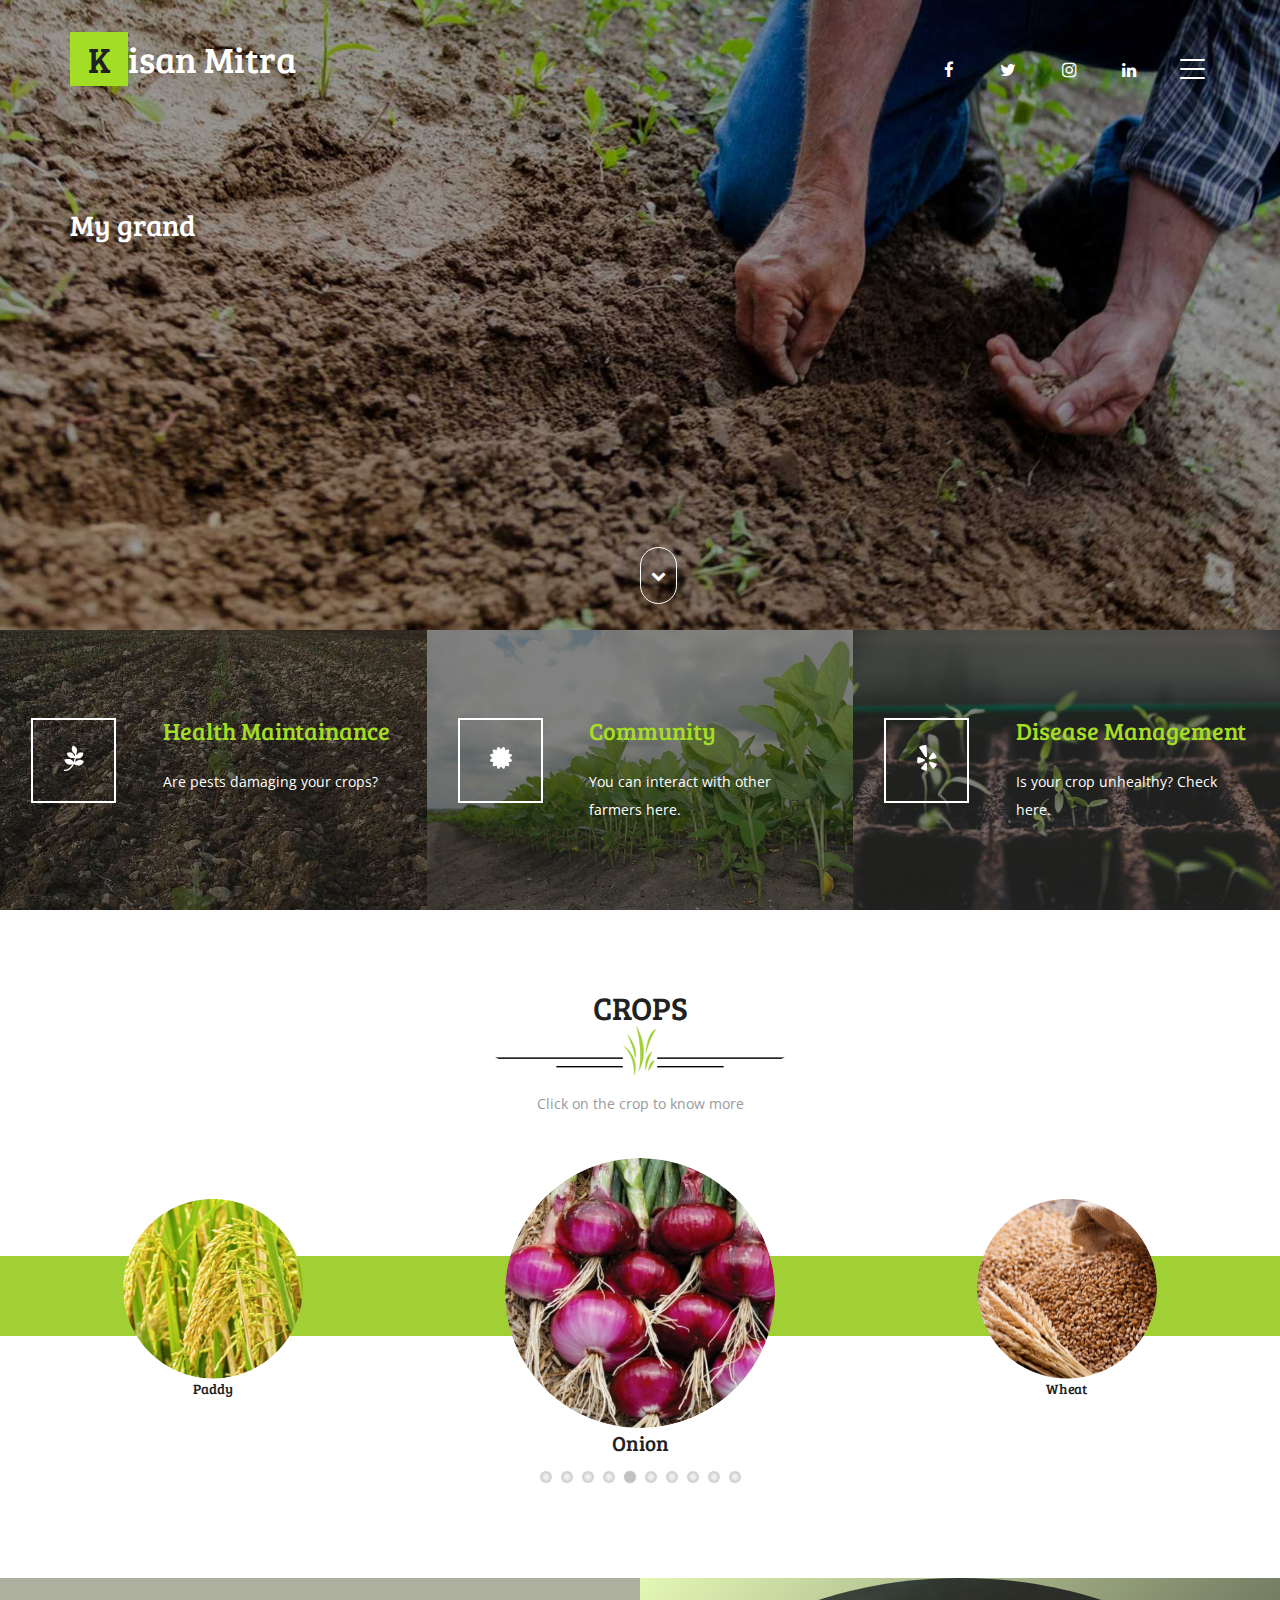
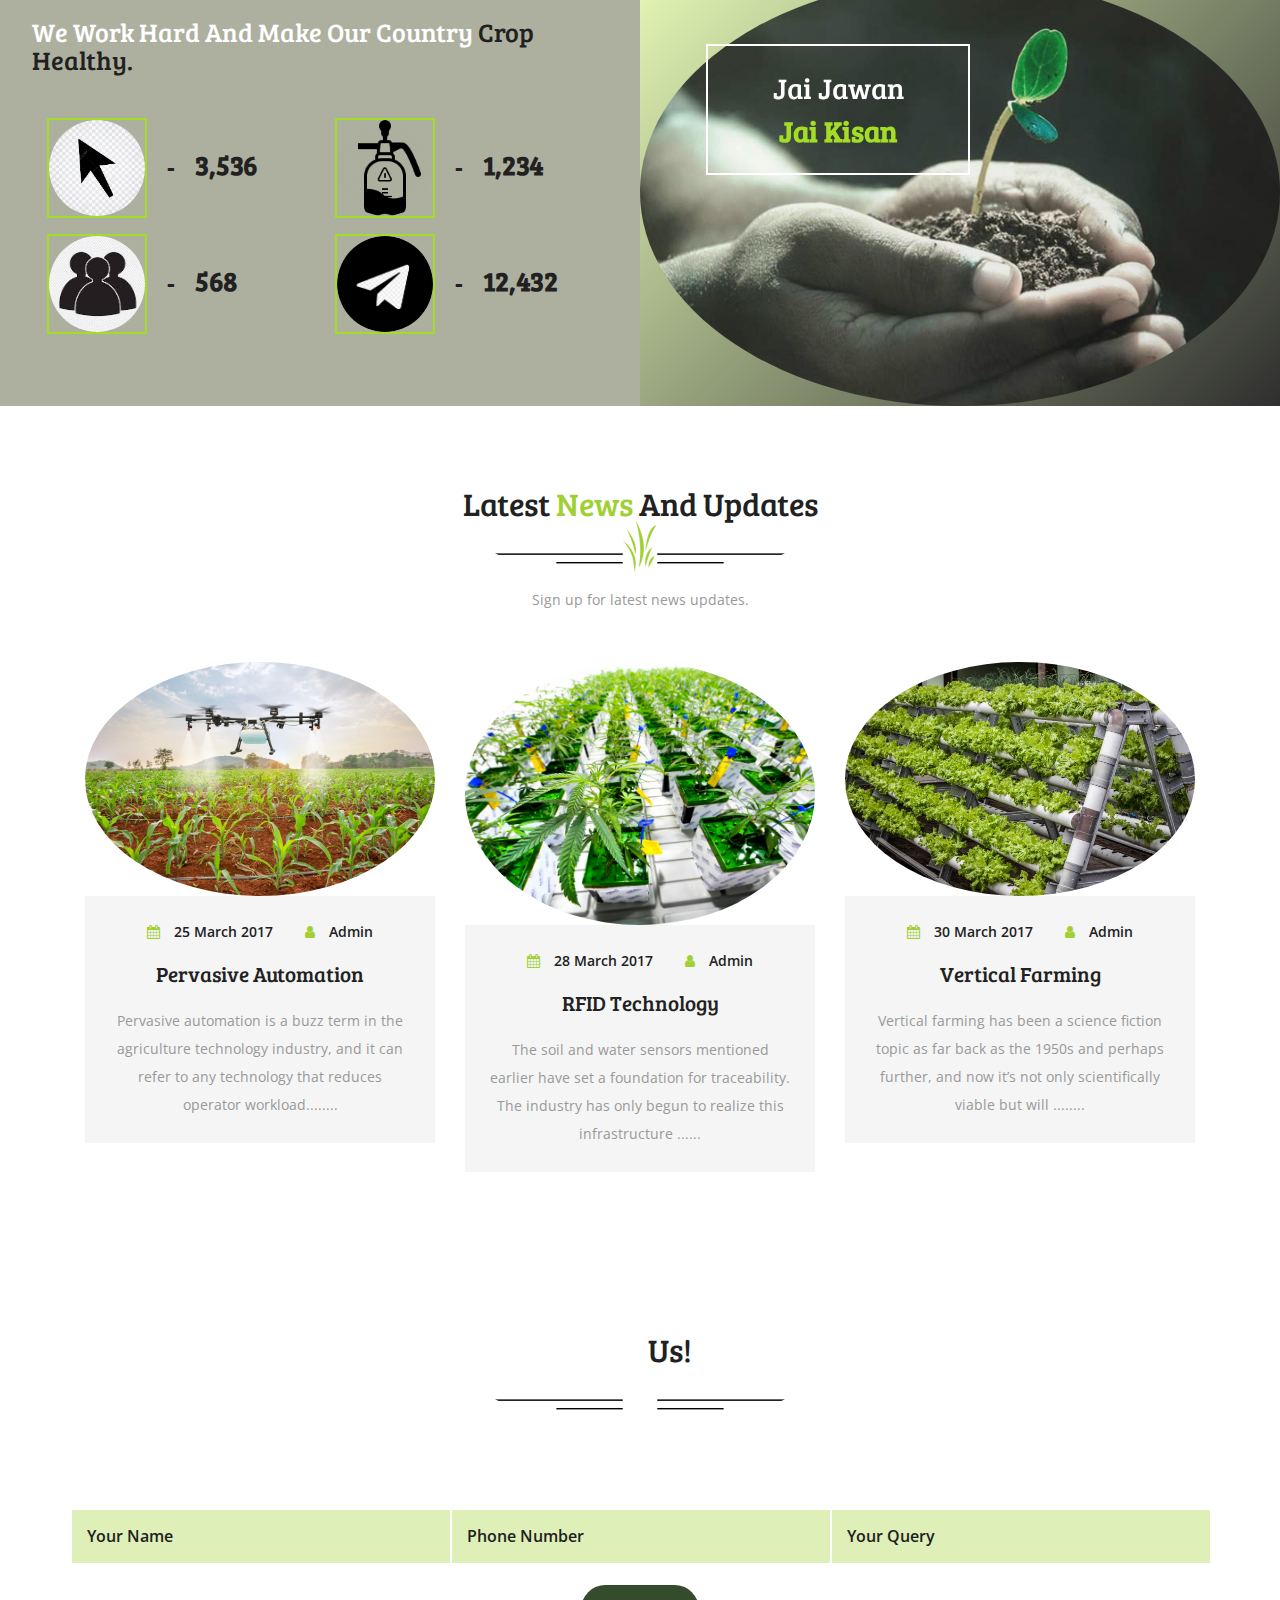
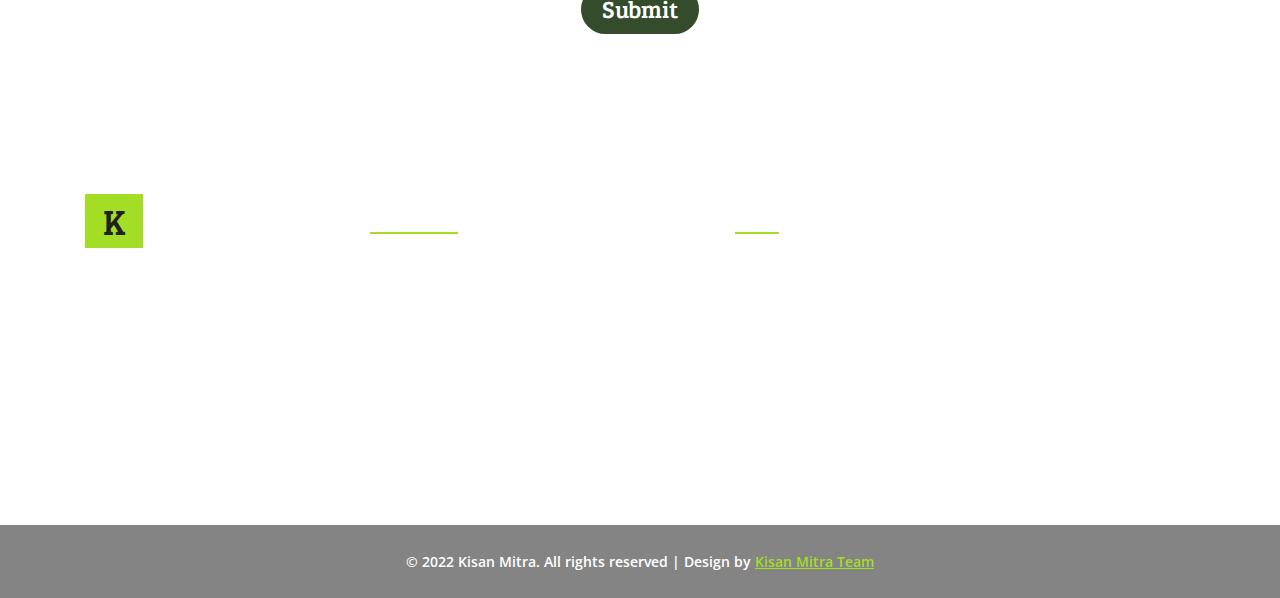
<file: index.html>
<!DOCTYPE html>
<html lang="en">
<head>
<title>Kisan Mitra</title>
<!-- custom-theme -->
<meta name="viewport" content="width=device-width, initial-scale=1">
<meta http-equiv="Content-Type" content="text/html; charset=utf-8" />
<meta name="keywords" content="Germinate Responsive web template, Bootstrap Web Templates, Flat Web Templates, Android Compatible web template, 
Smartphone Compatible web template, free webdesigns for Nokia, Samsung, LG, SonyEricsson, Motorola web design" />
<script type="application/x-javascript"> addEventListener("load", function() { setTimeout(hideURLbar, 0); }, false);
		function hideURLbar(){ window.scrollTo(0,1); } </script>
<!-- //custom-theme -->
<link href="css/bootstrap.css" rel="stylesheet" type="text/css" media="all" />
<link href="css/style.css" rel="stylesheet" type="text/css" media="all" />
<!-- js -->
<script type="text/javascript" src="js/jquery-2.1.4.min.js"></script>
<!-- //js -->
<link href="css/mislider.css" rel="stylesheet" type="text/css" />
<link href="css/mislider-custom.css" rel="stylesheet" type="text/css" />
<!-- font-awesome-icons -->
<link href="css/font-awesome.css" rel="stylesheet"> 
<!-- //font-awesome-icons -->
<link href="//fonts.googleapis.com/css?family=Bree+Serif&amp;subset=latin-ext" rel="stylesheet">
<link href='//fonts.googleapis.com/css?family=Open+Sans:400,300,300italic,400italic,600,600italic,700,700italic,800,800italic' rel='stylesheet' type='text/css'>
<link rel="shortcut icon" href="favicon.ico" type="image/x-icon">
</head>
	
<body>
<!-- banner -->
	<div class="banner">
		<div class="container">
			<div class="w3_agileits_banner_main_grid">
				<div class="w3_agile_logo">
					<h1><a href="index.html"><span>K</span>isan Mitra<i></i></a></h1>
				</div>
				<div class="agile_social_icons_banner">
					<ul class="agileits_social_list">
						<li><a href="https://www.facebook.com/shivanand.s.9066/" class="w3_agile_facebook"><i class="fa fa-facebook" aria-hidden="true"></i></a></li>
						<li><a href="https://twitter.com/01Shivanand" class="agile_twitter"><i class="fa fa-twitter" aria-hidden="true"></i></a></li>
						<li><a href="https://www.instagram.com/this_is_shivanand/" class="w3_agile_dribble"><i class="fa fa-instagram" aria-hidden="true"></i></a></li>
						<li><a href="https://www.linkedin.com/in/shivanand-sunagar-1079b71b8/" class="w3_agile_vimeo"><i class="fa fa-linkedin" aria-hidden="true"></i></a></li>
					</ul>
				</div>
				<div class="agileits_w3layouts_menu">
					<div class="shy-menu">
						<a class="shy-menu-hamburger">
							<span class="layer top"></span>
							<span class="layer mid"></span>
							<span class="layer btm"></span>
						</a>
						<div class="shy-menu-panel">
							<nav class="menu menu--horatio link-effect-8" id="link-effect-8">
								<ul class="w3layouts_menu__list">
									<li class="active"><a href="index.html">Home</a></li>
									<li><a href="#">About Us</a></li> 
									<li><a href="#">Services</a></li>
									<li><a href="#">Gallery</a></li> 
									<li><a href="Login_v8/index.html">Login</a></li>
								</ul>
							</nav>
						</div>
						<div class="clearfix"> </div>
					</div>
				</div>
				<div class="clearfix"> </div>
			</div>
			<div class="w3_banner_info">
				<div class="w3_banner_info_grid">
					<h3 class="test">My grandfather used 
						to say that once in your 
						life you need a doctor, 
						a lawyer, policeman 
						and a preacher. But 
						every day, three times a day, you need a farmer. 
					   </h3>
					<p></p>
					
				</div>
			</div>
			<div class="thim-click-to-bottom">
				<a href="#welcome" class="scroll">
					<i class="fa  fa-chevron-down"></i>
				</a>
			</div>
		</div>
	</div>
<!-- banner -->
<!-- bootstrap-pop-up -->
	<div class="modal video-modal fade" id="myModal" tabindex="-1" role="dialog" aria-labelledby="myModal">
		<div class="modal-dialog" role="document">
			<div class="modal-content">
				<div class="modal-header">
					Pervasive automation
					<button type="button" class="close" data-dismiss="modal" aria-label="Close"><span aria-hidden="true">&times;</span></button>						
				</div>
				<section>
					<div class="modal-body">
						<img src="images/perasiveautomation.jpg" alt=" " class="img-responsive" />
						<p>Pervasive automation is a buzz term in the agriculture technology industry,
							 and it can refer to any technology that reduces operator workload.
							  Examples include autonomous vehicles controlled by robotics or remotely 
							  through terminals and hyper precision, such as RTK navigation systems that 
							  make seeding and fertilization routes as optimal as possible. Most farming 
							  equipment already adopts the ISOBUS standard, and that puts on the precipice
							   of a farming reality where balers, 
							<i>combines, tractors and other farming equipment 
								communicate and even operate in a plug-and-play manner.</i></p>
					</div>
				</section>
			</div>
		</div>
	</div>
	<div class="modal video-modal fade" id="myModal2" tabindex="-1" role="dialog" aria-labelledby="myModal">
		<div class="modal-dialog" role="document">
			<div class="modal-content">
				<div class="modal-header">
					RFID
					<button type="button" class="close" data-dismiss="modal" aria-label="Close"><span aria-hidden="true">&times;</span></button>						
				</div>
				<section>
					<div class="modal-body">
						<img src="images/RFID.jpg" alt=" " class="img-responsive" />
						<p>The soil and water sensors mentioned earlier have set a foundation for traceability.
						 The industry has only begun to realize this infrastructure, but it’s taking shape quickly.
						  These sensors provide information that can be associated with farming yields. 
						  It may seem like science fiction, but we’re living in a world where a bag of potatoes can
						   have a barcode that you can scan with your smartphone in order to access information about 
						   the soil that yielded them. <i>A future where farms can market themselves and have loyal consumers
						    track their yields for purchase is not far-fetched.</i></p>
					</div>
				</section>
			</div>
		</div>
	</div>
	<div class="modal video-modal fade" id="myModal3" tabindex="-1" role="dialog" aria-labelledby="myModal">
		<div class="modal-dialog" role="document">
			<div class="modal-content">
				<div class="modal-header">
					Vertical farming
					<button type="button" class="close" data-dismiss="modal" aria-label="Close"><span aria-hidden="true">&times;</span></button>						
				</div>
				<section>
					<div class="modal-body">
						<img src="images/verticalfarming.jpg" alt=" " class="img-responsive" />
						<p>Vertical farming has been a science fiction topic as far back as the 1950s and perhaps further,
							 and now it’s not only scientifically viable but will be financially viable within the decade.
							  Vertical farm technology Vertical farming a component of urban agriculture is the practice of 
							  producing food in vertically stacked layers. This offers many advantages. 
							  Perhaps the most obvious is the ability to grow within urban environments and thus have 
							  fresher foods available faster and at lower costs. However, vertical farming won’t be limited 
							  to just urban environments like initially expected. 
							<i>Farmers in all areas can use it to make
								better use of available land and to grow crops that wouldn’t normally be viable in those 
								locations.</i></p>
					</div>
				</section>
			</div>
		</div>
	</div>
<!-- //bootstrap-pop-up -->
<!-- banner-bottom -->
	<div class="banner-bottom">
		<div class="col-md-4 agileits_banner_bottom_left">
			<div class="agileinfo_banner_bottom_pos">
				<div class="w3_agileits_banner_bottom_pos_grid">
					<div class="col-xs-4 wthree_banner_bottom_grid_left">
						<div class="agile_banner_bottom_grid_left_grid hvr-radial-out">
							<i class="fa fa-pagelines" aria-hidden="true"></i>
						</div>
					</div>
					<div class="col-xs-8 wthree_banner_bottom_grid_right">	
						<a href = "#"><h4>Health Maintainance</h4> </a> 

						<p>Are pests damaging your crops? </p>
					</div>
					<div class="clearfix"> </div>
				</div>
			</div>
		</div>
		<div class="col-md-4 agileits_banner_bottom_left1">
			<div class="agileinfo_banner_bottom_pos">
				<div class="w3_agileits_banner_bottom_pos_grid">
					<div class="col-xs-4 wthree_banner_bottom_grid_left">
						<div class="agile_banner_bottom_grid_left_grid hvr-radial-out">
							<i class="fa fa-certificate" aria-hidden="true"></i>
						</div>
					</div>
					<div class="col-xs-8 wthree_banner_bottom_grid_right">	
						<h4>Community</h4>
						<p>You can interact with other farmers here.</p>
					</div>
					<div class="clearfix"> </div>
				</div>
			</div>
		</div>
		<div class="col-md-4 agileits_banner_bottom_left2">
			<div class="agileinfo_banner_bottom_pos">
				<div class="w3_agileits_banner_bottom_pos_grid">
					<div class="col-xs-4 wthree_banner_bottom_grid_left">
						<div class="agile_banner_bottom_grid_left_grid hvr-radial-out">
							<i class="fa fa-yelp" aria-hidden="true"></i>
						</div>
					</div>
					<div class="col-xs-8 wthree_banner_bottom_grid_right">	
						<h4>Disease Management</h4>
						<p>Is your crop unhealthy? Check here.</p>
					</div>
					<div class="clearfix"> </div>
				</div>
			</div>
		</div>
		<div class="clearfix"> </div>
	</div>
<!-- //banner-bottom -->
<!-- welcome -->
	<div class="welcome" id = "welcome">
		<div class="container">
			<h3 class="agileits_w3layouts_head">CROPS</h3>
			<div class="w3_agile_image">
				<img src="images/1.png" alt=" " class="img-responsive" />
			</div>
			<p class="agile_para">Click on the crop to know more</p>
		</div>
		<div class="mis-stage w3_agileits_welcome_grids"> 
			<!-- The element to select and apply miSlider to - the class is optional -->
			<ol class="mis-slider">
				<li class="mis-slide"> 
					<figure> 
						<a href="diseases/index.html"> <img src="images/2.png" alt=" " class="img-responsive" /></a>
						<figcaption>Strawberry</figcaption>
					</figure>
				</li>
				<li class="mis-slide"> 
					<figure> 
						<a href="diseases/index.html"><img src="images/4.png" alt=" " class="img-responsive" /></a>
						<figcaption>Pomegranates</figcaption>
					</figure>
				</li>
				<li class="mis-slide"> 
					<figure> 
					<a href="diseases/mango.html">	<img src="images/Mango.jpg" alt=" " class="img-responsive" /></a>
						<figcaption>Mango</figcaption>
					</figure>
				</li>
				<li class="mis-slide"> 
					<figure> 
						<a href="diseases/paddy.html">	<img src="images/paddy.jpg" alt=" " class="img-responsive" /></a>
						<figcaption>Paddy</figcaption>
					</figure>
				</li>
				<li class="mis-slide"> 
					<figure> 
						<a href="diseases/onion.html">  <img src="images/onion.png" alt=" " class="img-responsive" /></a>
						<figcaption>Onion</figcaption>
					</figure>
				</li>
				<li class="mis-slide"> 
					<figure> 
						<a href="diseases/wheat.html"><img src="images/wheat.png" alt=" " class="img-responsive crop-images"  /></a>
						<figcaption>Wheat</figcaption>
					</figure>
				</li>
				<li class="mis-slide"> 
					<figure> 
						<a href="diseases/brinjal.html">	<img src="images/brinjal.jpg" alt=" " class="img-responsive crop-images"  /></a>
						<figcaption>Brinjal</figcaption>
					</figure>
				</li>
				<li class="mis-slide"> 
					<figure> 
						<a href="diseases/index.html">	<img src="images/applemg.png" alt=" " class="img-responsive crop-images"  /></a>
						<figcaption>Apples</figcaption>
					</figure>
				</li>
				<li class="mis-slide"> 
					<figure> 
						<a href="diseases/cotton.html">	<img src="images/cotton.png" alt=" " class="img-responsive crop-images"  /></a>
						<figcaption>Cotton</figcaption>
					</figure>
				<li class="mis-slide"> 
						<figure> 
							<a href="diseases/index.html">	<img src="images/coconut.png" alt=" " class="img-responsive crop-images"  /></a>
							<figcaption>Coconut</figcaption>
						</figure>
				</li>

				</li>
			</ol>
		</div>
	</div>
<!-- //welcome -->
<!-- welcome-bottom -->
	<div id="welcome_bottom" class="welcome-bottom">
		<div class="col-md-6 wthree_welcome_bottom_left">
			<h3>we work hard and make our country <span>crop healthy.</span></h3>
			<p></p>
			<div class="col-md-6 wthree_welcome_bottom_left_grid">
				<div class="w3l_social_icon_gridl">
					<img src="images/mousepointer.jpg" alt=" " class="img-responsive" />
				</div>
				<div class="w3l_social_icon_gridr">
					<h4 class="counter">3,536</h4>
				</div>
				<div class="clearfix"> </div>
				<div class="w3l_social_icon_grid_pos">
					<label>-</label>
				</div>
			</div>
			<div class="col-md-6 wthree_welcome_bottom_left_grid">
				<div class="w3l_social_icon_gridl">
					<img src="images/pesticide.png" alt=" " class="img-responsive" />
				</div>
				<div class="w3l_social_icon_gridr">
					<h4 class="counter">1,234</h4>
				</div>
				<div class="clearfix"> </div>
				<div class="w3l_social_icon_grid_pos">
					<label>-</label>
				</div>
			</div>
			<div class="col-md-6 wthree_welcome_bottom_left_grid">
				<div class="w3l_social_icon_gridl">
					<img src="images/contacts.jpg" alt=" " class="img-responsive" />
				</div>
				<div class="w3l_social_icon_gridr">
					<h4 class="counter">568</h4>
				</div>
				<div class="clearfix"> </div>
				<div class="w3l_social_icon_grid_pos">
					<label>-</label>
				</div>
			</div>
			<div class="col-md-6 wthree_welcome_bottom_left_grid">
				<div class="w3l_social_icon_gridl">
					<img src="images/feedback.png" alt=" " class="img-responsive" />
				</div>
				<div class="w3l_social_icon_gridr">
					<h4 class="counter">12,432</h4>
				</div>
				<div class="clearfix"> </div>
				<div class="w3l_social_icon_grid_pos">
					<label>-</label>
				</div>
			</div>
			<div class="clearfix"> </div>
		</div>
		<div class="col-md-6 wthree_welcome_bottom_right">
			<div class="agileinfo_grid">
				<figure class="agileits_effect_moses">
					<img src="images/4.jpg" alt=" " class="img-responsive" />
					<figcaption>
						<h4 class="Javan">Jai Jawan <span><br>Jai Kisan</span></h4>
						<p>Shri Lal Bahadur Shastri's slogan Jai Jawan Jai Kisan reverberates even today
							 through the length and breadth of the country. Underlying this is the 
							 inner-most sentiments 'Jai Hindustan'. </p>
					</figcaption>			
				</figure>
			</div>
		</div>
		<div class="clearfix"> </div>
	</div>
<!-- //welcome-bottom -->
<!-- news -->
	<div class="welcome">
		<div class="container">
			<h3 class="agileits_w3layouts_head">Latest <span>News</span> and updates</h3>
			<div class="w3_agile_image">
				<img src="images/1.png" alt=" " class="img-responsive">
			</div>
			<p class="agile_para">Sign up for latest news updates.</p>
			<div class="w3ls_news_grids">
				<div class="col-md-4 w3ls_news_grid">
					<div class="w3layouts_news_grid">
						<img src="images/perasiveautomation.jpg" alt=" " class="img-responsive" />
						<div class="w3layouts_news_grid_pos">
							<div class="wthree_text"><h3>Pervasive Automation</h3></div>
						</div>
					</div>
					<div class="agileits_w3layouts_news_grid">
						<ul>
							<li><i class="fa fa-calendar" aria-hidden="true"></i>25 March 2017</li>
							<li><i class="fa fa-user" aria-hidden="true"></i><a href="#">Admin</a></li>
						</ul>
						<h4><a href="#" data-toggle="modal" data-target="#myModal">Pervasive Automation</a></h4>
						<p>Pervasive automation is a buzz term in the agriculture technology industry, 
							and it can refer to any technology that reduces operator workload........ </p>
					</div>
				</div>
				<div class="col-md-4 w3ls_news_grid">
					<div class="w3layouts_news_grid">
						<img src="images/RFID.jpg" alt=" " class="img-responsive" />
						<div class="w3layouts_news_grid_pos">
							<div class="wthree_text"><h3>RFID Technology</h3></div>
						</div>
					</div>
					<div class="agileits_w3layouts_news_grid">
						<ul>
							<li><i class="fa fa-calendar" aria-hidden="true"></i>28 March 2017</li>
							<li><i class="fa fa-user" aria-hidden="true"></i><a href="#">Admin</a></li>
						</ul>
						<h4><a href="#" data-toggle="modal" data-target="#myModal2">RFID Technology</a></h4>
						<p>The soil and water sensors mentioned earlier have set a foundation for traceability.
							 The industry has only begun to realize this infrastructure ......</p>
					</div>
				</div>
				<div class="col-md-4 w3ls_news_grid">
					<div class="w3layouts_news_grid">
						<img src="images/verticalfarming.jpg" alt=" " class="img-responsive" />
						<div class="w3layouts_news_grid_pos">
							<div class="wthree_text"><h3>Vertical Farming</h3></div>
						</div>
					</div>
					<div class="agileits_w3layouts_news_grid">
						<ul>
							<li><i class="fa fa-calendar" aria-hidden="true"></i>30 March 2017</li>
							<li><i class="fa fa-user" aria-hidden="true"></i><a href="#">Admin</a></li>
						</ul>
						<h4><a href="#" data-toggle="modal" data-target="#myModal3">Vertical Farming</a></h4>
						<p>Vertical farming has been a science fiction topic as far back as the 1950s and perhaps 
							further, and now it’s not only scientifically viable but will ........</p>
					</div>
				</div>
				<div class="clearfix"> </div>
			</div>
		</div>
	</div>
<!-- //news -->
<!-- newsletter -->
	<div class="newsletter" id="ask_us">
		<div class="container">
			<h3 class="agileits_w3layouts_head agileinfo_head"><span>Ask</span> us!</h3>
			<div class="w3_agile_image">
				<img src="images/12.png" alt=" " class="img-responsive">
			</div>
			<p class="agile_para agileits_para">Please enter your details for additional support.</p>
			<div class="w3ls_news_grids w3ls_newsletter_grids">
				<form action="#" method="post">
					<input name="Your Name" placeholder="Your Name" type="text" required="">
					<input name="Your Phone number" placeholder="Phone Number" type="text" required="">
					<input name="Your Address" placeholder="Your Query" type="text" required="">
					<div class="btn">
					<a href="response.html"><h3 class="submit">Submit</h3></a>
				   </div>
				</form>
			</div>
		</div>
	</div>
<!-- //newsletter -->
<!-- footer -->
	<div class="footer">
		<div class="container">
			<div class="w3agile_footer_grids">
				<div class="col-md-3 agileinfo_footer_grid">
					<div class="agileits_w3layouts_footer_logo">
						<h2><a href="index.html"><span>K</span>isan Mitra<i>Your Plant Doctor</i></a></h2>
					</div>
				</div>
				<div class="col-md-4 agileinfo_footer_grid">
					<h3>Contact Info</h3>
					<h4>Call Us <span>+91 8050300831</span></h4>
					<p>Kisan Mitra, 8th Mile Mysore road <span>RVCE</span></p>
					<ul class="agileits_social_list">
						<li><a href="https://www.facebook.com/Chiru2001" class="w3_agile_facebook"><i class="fa fa-facebook" aria-hidden="true"></i></a></li>
						<li><a href="https://twitter.com/sumukhka94" class="agile_twitter"><i class="fa fa-twitter" aria-hidden="true"></i></a></li>
						<li><a href="https://www.instagram.com/this_is_shiva__/" class="w3_agile_dribble"><i class="fa fa-instagram" aria-hidden="true"></i></a></li>
						<li><a href="https://www.linkedin.com/in/monika-venkat-243304197" class="w3_agile_vimeo"><i class="fa fa-linkedin" aria-hidden="true"></i></a></li>
					</ul>
				</div>
				<div class="col-md-2 agileinfo_footer_grid agileinfo_footer_grid1">
					<h3>Navigation</h3>
					<ul class="w3layouts_footer_nav">
						<li><a href="index.html"><i class="fa fa-long-arrow-right" aria-hidden="true"></i>Home</a></li>
						<li><a href="#welcome"><i class="fa fa-long-arrow-right" aria-hidden="true"></i>Crops</a></li>
						<li><a href="#welcome_bottom"><i class="fa fa-long-arrow-right" aria-hidden="true"></i>Statistics</a></li>
						<li><a href="#ask_us"><i class="fa fa-long-arrow-right" aria-hidden="true"></i>Ask Us</a></li>
					</ul>
				</div>
				<div class="clearfix"> </div>
			</div>
		</div>
		<div class="w3_agileits_footer_copy">
			<div class="container">
				<p>© 2022 Kisan Mitra. All rights reserved | Design by <a href="index.html">Kisan Mitra Team</a></p>
			</div>
		</div>
	</div>
<!-- //footer -->
<!-- stats -->
	<script src="js/jquery.waypoints.min.js"></script>
	<script src="js/jquery.countup.js"></script>
		<script>
			$('.counter').countUp();
		</script>
<!-- //stats -->
<!-- mislider -->
	<script src="js/mislider.js" type="text/javascript"></script>
	<script type="text/javascript">
        jQuery(function ($) {
            var slider = $('.mis-stage').miSlider({
                //  The height of the stage in px. Options: false or positive integer. false = height is calculated using maximum slide heights. Default: false
                stageHeight: 380,
                //  Number of slides visible at one time. Options: false or positive integer. false = Fit as many as possible.  Default: 1
                slidesOnStage: false,
                //  The location of the current slide on the stage. Options: 'left', 'right', 'center'. Defualt: 'left'
                slidePosition: 'center',
                //  The slide to start on. Options: 'beg', 'mid', 'end' or slide number starting at 1 - '1','2','3', etc. Defualt: 'beg'
                slideStart: 'mid',
                //  The relative percentage scaling factor of the current slide - other slides are scaled down. Options: positive number 100 or higher. 100 = No scaling. Defualt: 100
                slideScaling: 150,
                //  The vertical offset of the slide center as a percentage of slide height. Options:  positive or negative number. Neg value = up. Pos value = down. 0 = No offset. Default: 0
                offsetV: -5,
                //  Center slide contents vertically - Boolean. Default: false
                centerV: true,
                //  Opacity of the prev and next button navigation when not transitioning. Options: Number between 0 and 1. 0 (transparent) - 1 (opaque). Default: .5
                navButtonsOpacity: 1,
            });
        });
    </script>
<!-- //mislider -->
<!-- text-effect -->
		<script type="text/javascript" src="js/jquery.transit.js"></script> 
		<script type="text/javascript" src="js/jquery.textFx.js"></script> 
		<script type="text/javascript">
			$(document).ready(function() {
					$('.test').textFx({
						type: 'fadeIn',
						iChar: 100,
						iAnim: 1000
					});
			});
		</script>
<!-- //text-effect -->
<!-- menu -->
	<script>
		$(function() {
			
			initDropDowns($("div.shy-menu"));

		});

		function initDropDowns(allMenus) {

			allMenus.children(".shy-menu-hamburger").on("click", function() {
				
				var thisTrigger = jQuery(this),
					thisMenu = thisTrigger.parent(),
					thisPanel = thisTrigger.next();

				if (thisMenu.hasClass("is-open")) {

					thisMenu.removeClass("is-open");

				} else {			
					
					allMenus.removeClass("is-open");	
					thisMenu.addClass("is-open");
					thisPanel.on("click", function(e) {
						e.stopPropagation();
					});
				}
				
				return false;
			});
		}
	</script>
<!-- //menu -->
<!-- start-smoth-scrolling -->
<script type="text/javascript" src="js/move-top.js"></script>
<script type="text/javascript" src="js/easing.js"></script>
<script type="text/javascript">
	jQuery(document).ready(function($) {
		$(".scroll").click(function(event){		
			event.preventDefault();
			$('html,body').animate({scrollTop:$(this.hash).offset().top},1000);
		});
	});
</script>
<!-- start-smoth-scrolling -->
<!-- for bootstrap working -->
	<script src="js/bootstrap.js"></script>
<!-- //for bootstrap working -->
<!-- here stars scrolling icon -->
	<script type="text/javascript">
		$(document).ready(function() {
			/*
				var defaults = {
				containerID: 'toTop', // fading element id
				containerHoverID: 'toTopHover', // fading element hover id
				scrollSpeed: 1200,
				easingType: 'linear' 
				};
			*/
								
			$().UItoTop({ easingType: 'easeOutQuart' });
								
			});
	</script>
<!-- //here ends scrolling icon -->
</body>
</html>
</file>
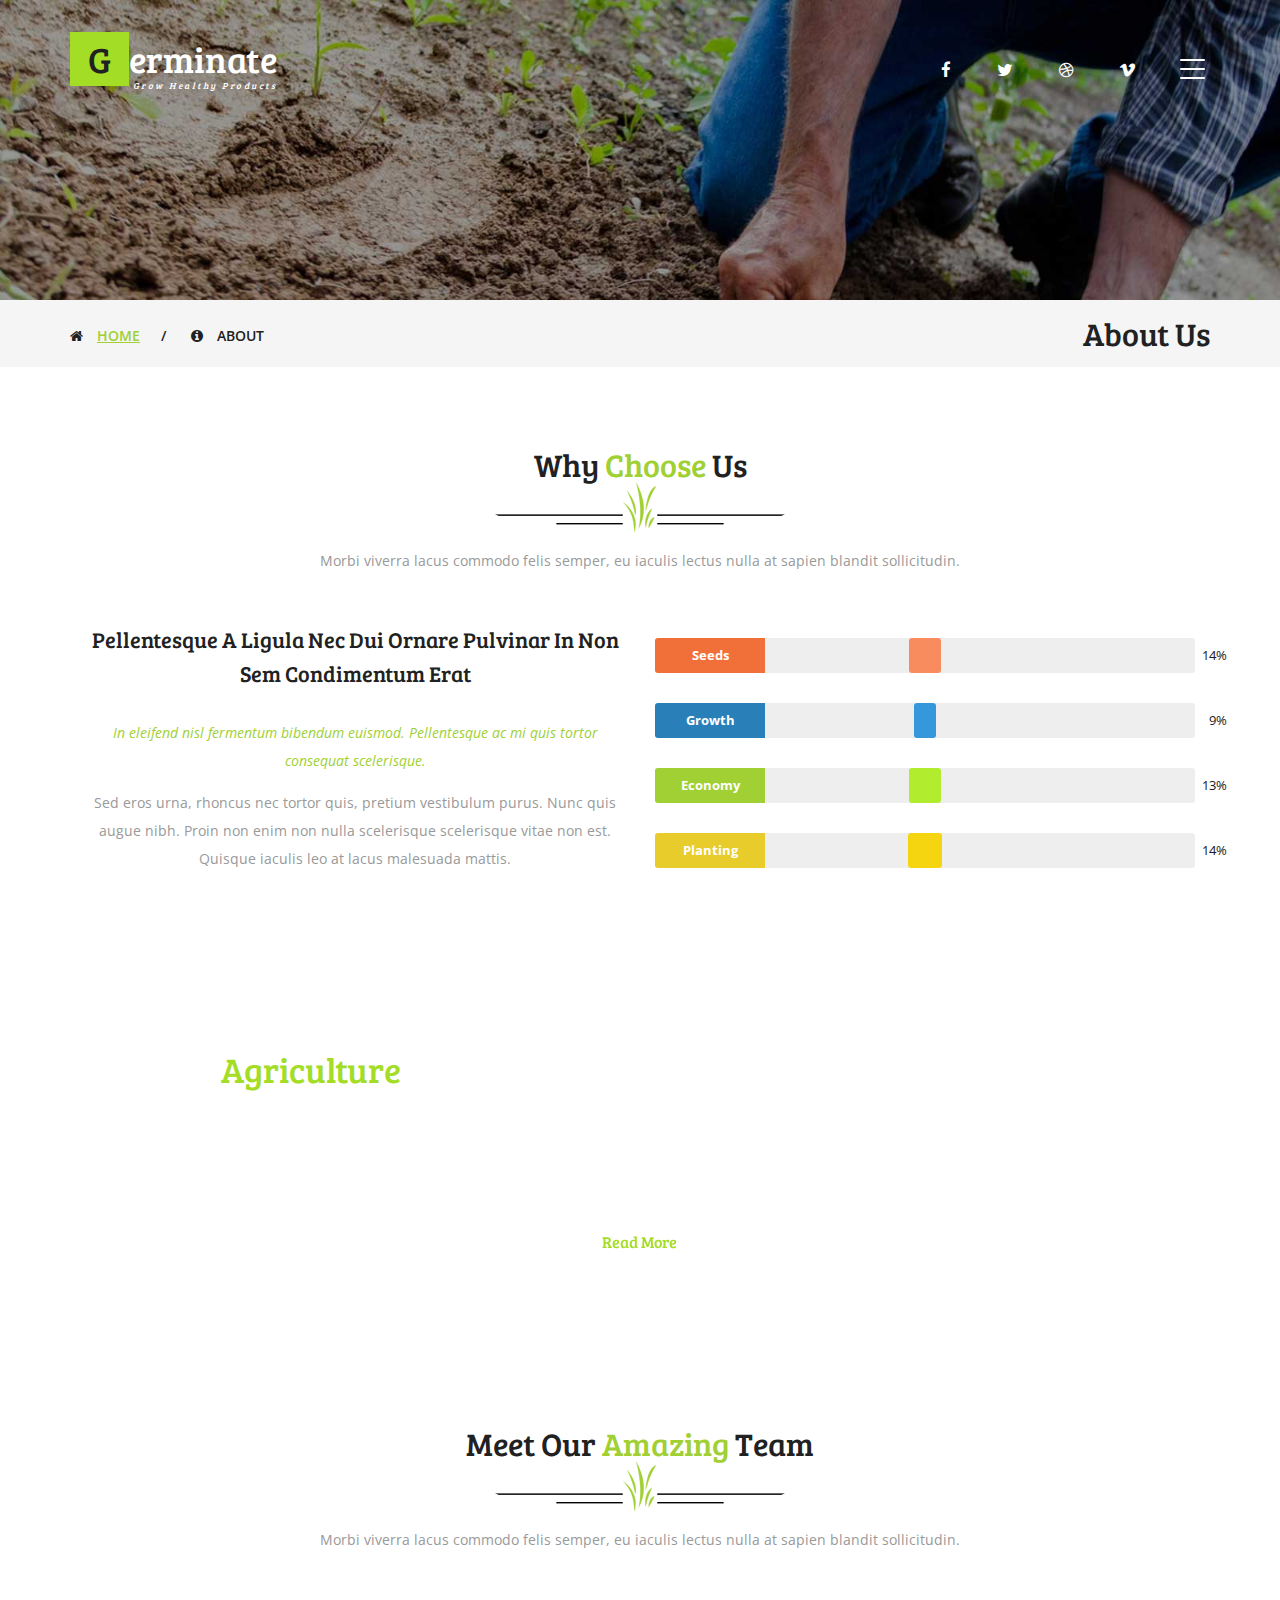
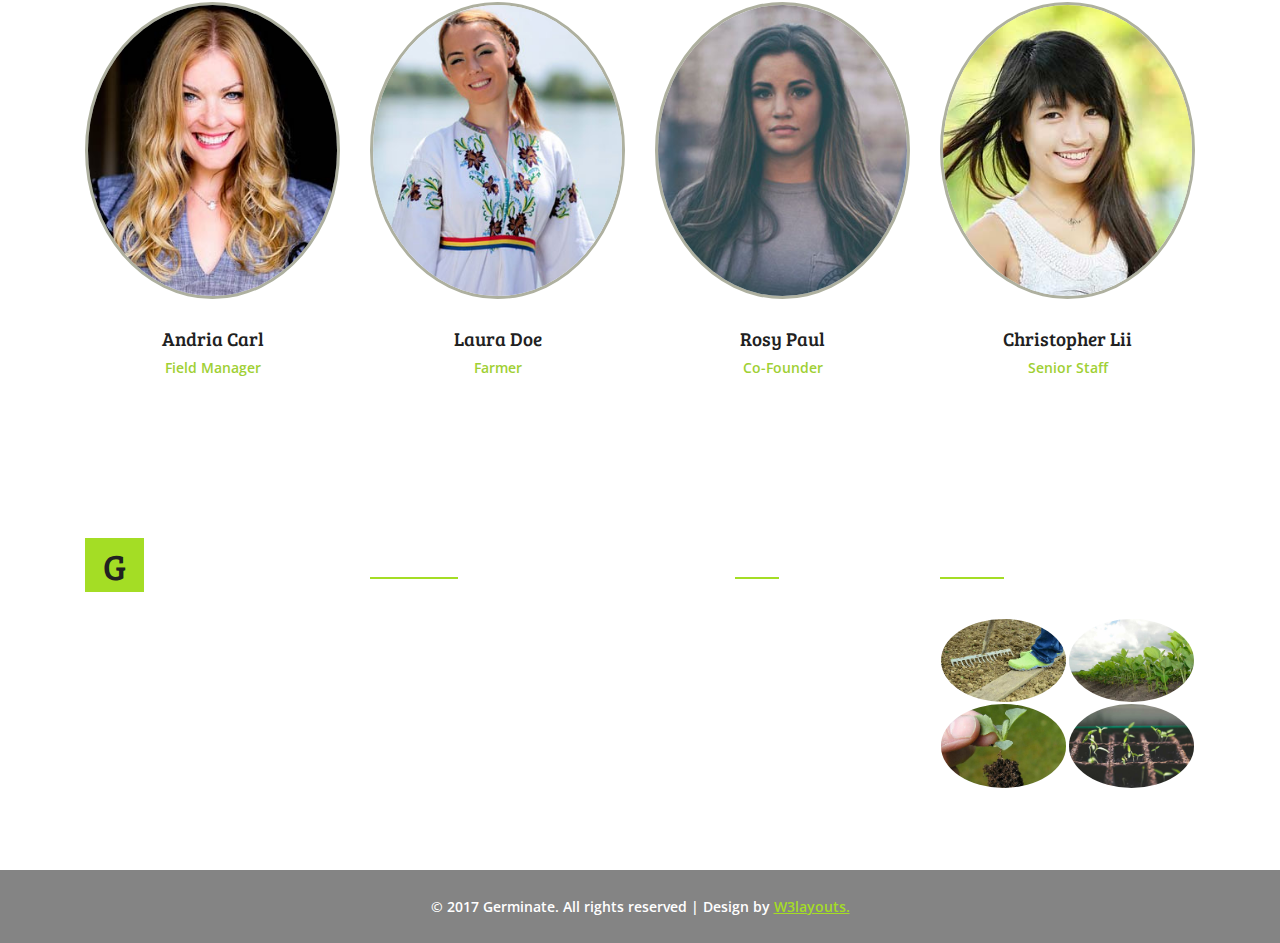
<file: about.html>
<!--
author: W3layouts
author URL: http://w3layouts.com
License: Creative Commons Attribution 3.0 Unported
License URL: http://creativecommons.org/licenses/by/3.0/
-->
<!DOCTYPE html>
<html lang="en">
<head>
<title>Germinate an Agriculture Category Flat Bootstrap Responsive Website Template | About Us :: w3layouts</title>
<!-- custom-theme -->
<meta name="viewport" content="width=device-width, initial-scale=1">
<meta http-equiv="Content-Type" content="text/html; charset=utf-8" />
<meta name="keywords" content="Germinate Responsive web template, Bootstrap Web Templates, Flat Web Templates, Android Compatible web template, 
Smartphone Compatible web template, free webdesigns for Nokia, Samsung, LG, SonyEricsson, Motorola web design" />
<script type="application/x-javascript"> addEventListener("load", function() { setTimeout(hideURLbar, 0); }, false);
		function hideURLbar(){ window.scrollTo(0,1); } </script>
<!-- //custom-theme -->
<link href="css/bootstrap.css" rel="stylesheet" type="text/css" media="all" />
<link href="css/style.css" rel="stylesheet" type="text/css" media="all" />
<!-- js -->
<script type="text/javascript" src="js/jquery-2.1.4.min.js"></script>
<!-- //js -->
<!-- font-awesome-icons -->
<link href="css/font-awesome.css" rel="stylesheet"> 
<!-- //font-awesome-icons -->
<link href="//fonts.googleapis.com/css?family=Bree+Serif&amp;subset=latin-ext" rel="stylesheet">
<link href='//fonts.googleapis.com/css?family=Open+Sans:400,300,300italic,400italic,600,600italic,700,700italic,800,800italic' rel='stylesheet' type='text/css'>
</head>
	
<body>
<!-- banner -->
	<div class="banner1">
		<div class="container">
			<div class="w3_agileits_banner_main_grid">
				<div class="w3_agile_logo">
					<h1><a href="index.html"><span>G</span>erminate<i>Grow healthy products</i></a></h1>
				</div>
				<div class="agile_social_icons_banner">
					<ul class="agileits_social_list">
						<li><a href="#" class="w3_agile_facebook"><i class="fa fa-facebook" aria-hidden="true"></i></a></li>
						<li><a href="#" class="agile_twitter"><i class="fa fa-twitter" aria-hidden="true"></i></a></li>
						<li><a href="#" class="w3_agile_dribble"><i class="fa fa-dribbble" aria-hidden="true"></i></a></li>
						<li><a href="#" class="w3_agile_vimeo"><i class="fa fa-vimeo" aria-hidden="true"></i></a></li>
					</ul>
				</div>
				<div class="agileits_w3layouts_menu">
					<div class="shy-menu">
						<a class="shy-menu-hamburger">
							<span class="layer top"></span>
							<span class="layer mid"></span>
							<span class="layer btm"></span>
						</a>
						<div class="shy-menu-panel">
							<nav class="menu menu--horatio link-effect-8" id="link-effect-8">
								<ul class="w3layouts_menu__list">
									<li><a href="index.html">Home</a></li>
									<li class="active"><a href="about.html">About Us</a></li> 
									<li><a href="services.html">Services</a></li>
									<li><a href="gallery.html">Gallery</a></li> 
									<li><a href="contact.html">Contact Us</a></li>
								</ul>
							</nav>
						</div>
						<div class="clearfix"> </div>
					</div>
				</div>
				<div class="clearfix"> </div>
			</div>
		</div>
	</div>
<!-- banner -->
<!-- bootstrap-pop-up -->
	<div class="modal video-modal fade" id="myModal" tabindex="-1" role="dialog" aria-labelledby="myModal">
		<div class="modal-dialog" role="document">
			<div class="modal-content">
				<div class="modal-header">
					Germinate
					<button type="button" class="close" data-dismiss="modal" aria-label="Close"><span aria-hidden="true">&times;</span></button>						
				</div>
				<section>
					<div class="modal-body">
						<img src="images/4.jpg" alt=" " class="img-responsive" />
						<p>Ut enim ad minima veniam, quis nostrum 
							exercitationem ullam corporis suscipit laboriosam, 
							nisi ut aliquid ex ea commodi consequatur? Quis autem 
							vel eum iure reprehenderit qui in ea voluptate velit 
							esse quam nihil molestiae consequatur, vel illum qui 
							dolorem eum fugiat quo voluptas nulla pariatur.
							<i>" Quis autem vel eum iure reprehenderit qui in ea voluptate velit 
								esse quam nihil molestiae consequatur.</i></p>
					</div>
				</section>
			</div>
		</div>
	</div>
<!-- //bootstrap-pop-up -->
<!-- breadcrumbs -->
	<div class="breadcrumbs">
		<div class="container">
			<div class="w3layouts_breadcrumbs_left">
				<ul>
					<li><i class="fa fa-home" aria-hidden="true"></i><a href="index.html">Home</a><span>/</span></li>
					<li><i class="fa fa-info-circle" aria-hidden="true"></i>About</li>
				</ul>
			</div>
			<div class="w3layouts_breadcrumbs_right">
				<h2>About Us</h2>
			</div>
			<div class="clearfix"> </div>
		</div>
	</div>
<!-- //breadcrumbs -->
<!-- about -->
	<div class="welcome">
		<div class="container">
			<h3 class="agileits_w3layouts_head">Why <span>Choose</span> Us</h3>
			<div class="w3_agile_image">
				<img src="images/1.png" alt=" " class="img-responsive" />
			</div>
			<p class="agile_para">Morbi viverra lacus commodo felis semper, eu iaculis lectus nulla at sapien blandit sollicitudin.</p>
			<div class="w3ls_news_grids"> 
				<div class="col-md-6 w3_agile_about_grid_left">
					<h3>Pellentesque a ligula nec dui ornare pulvinar in non sem condimentum erat</h3>
					<p><i>In eleifend nisl fermentum bibendum euismod. Pellentesque ac mi quis tortor 
						consequat scelerisque.</i> Sed eros urna, rhoncus nec tortor quis, pretium vestibulum
						purus. Nunc quis augue nibh. Proin non enim non nulla scelerisque scelerisque 
						vitae non est. Quisque iaculis leo at lacus malesuada mattis.</p>
				</div>
				<div class="col-md-6 w3_agile_about_grid_right">
					<div class="skillbar" data-percent="78">
					  <span class="skillbar-title" style="background: #f1703a;">Seeds</span>
					  <p class="skillbar-bar" style="background: #f88c5e;"></p>
					  <span class="skill-bar-percent"></span>
					</div>
					<!-- End Skill Bar -->
					
					<div class="skillbar" data-percent="54">
					  <span class="skillbar-title" style="background: #2980b9;">Growth</span>
					  <p class="skillbar-bar" style="background: #3498db;"></p>
					  <span class="skill-bar-percent"></span>
					</div>
					<!-- End Skill Bar -->
					
					<div class="skillbar" data-percent="76">
					  <span class="skillbar-title" style="background: #a0d034;">Economy</span>
					  <p class="skillbar-bar" style="background: #b2ec2f;"></p>
					  <span class="skill-bar-percent"></span>
					</div>
					<!-- End Skill Bar -->
					
					<div class="skillbar" data-percent="80">
					  <span class="skillbar-title" style="background: #e7cc2c;">Planting</span>
					  <p class="skillbar-bar" style="background: #f5d410;"></p>
					  <span class="skill-bar-percent"></span>
					</div>
					<!-- End Skill Bar -->
				</div>
				<div class="clearfix"> </div>
			</div>
		</div>
	</div>
<!-- //about -->
<!-- skills -->
	<script src="js/skill.bars.jquery.js"></script>
	<script>
		$(document).ready(function(){
			
			$('.skillbar').skillBars({
				from: 0,
				speed: 4000, 
				interval: 100,
				decimals: 0,
			});
			
		});
	</script>
<!-- //skills -->
<!-- about-bottom -->
	<div class="about-bottom">
		<div class="container">
			<h3><span>Agriculture</span> not only gives riches to a nation, but the
				only riches she can call her own</h3>
			<div class="agileits_w3layouts_learn_more agileits_learn_more hvr-radial-out">
				<a href="#" data-toggle="modal" data-target="#myModal">Read More</a>
			</div>
		</div>
	</div>
<!-- //about-bottom -->
<!-- team -->
	<div class="welcome">
		<div class="container">
			<h3 class="agileits_w3layouts_head">Meet Our <span>Amazing</span> Team</h3>
			<div class="w3_agile_image">
				<img src="images/1.png" alt=" " class="img-responsive" />
			</div>
			<p class="agile_para">Morbi viverra lacus commodo felis semper, eu iaculis lectus nulla at sapien blandit sollicitudin.</p>
			<div class="w3ls_news_grids w3_agileits_team_grids"> 
				<div class="col-md-3 w3_agileits_team_grid"> 
					<div class="w3layouts_news_grid">
						<img src="images/10.jpg" alt=" " class="img-responsive" />
						<div class="w3layouts_news_grid_pos">
							<div class="wthree_text agileinfo_about_text">
								<ul class="agileits_social_list">
									<li><a href="#" class="w3_agile_facebook"><i class="fa fa-facebook" aria-hidden="true"></i></a></li>
									<li><a href="#" class="agile_twitter"><i class="fa fa-twitter" aria-hidden="true"></i></a></li>
									<li><a href="#" class="w3_agile_dribble"><i class="fa fa-dribbble" aria-hidden="true"></i></a></li>
								</ul>
							</div>
						</div>
					</div>
					<h4>Andria Carl</h4>
					<p>Field Manager</p>
				</div>
				<div class="col-md-3 w3_agileits_team_grid"> 
					<div class="w3layouts_news_grid">
						<img src="images/11.jpg" alt=" " class="img-responsive" />
						<div class="w3layouts_news_grid_pos">
							<div class="wthree_text agileinfo_about_text">
								<ul class="agileits_social_list">
									<li><a href="#" class="w3_agile_facebook"><i class="fa fa-facebook" aria-hidden="true"></i></a></li>
									<li><a href="#" class="agile_twitter"><i class="fa fa-twitter" aria-hidden="true"></i></a></li>
									<li><a href="#" class="w3_agile_dribble"><i class="fa fa-dribbble" aria-hidden="true"></i></a></li>
								</ul>
							</div>
						</div>
					</div>
					<h4>Laura Doe</h4>
					<p>Farmer</p>
				</div>
				<div class="col-md-3 w3_agileits_team_grid"> 
					<div class="w3layouts_news_grid">
						<img src="images/12.jpg" alt=" " class="img-responsive" />
						<div class="w3layouts_news_grid_pos">
							<div class="wthree_text agileinfo_about_text">
								<ul class="agileits_social_list">
									<li><a href="#" class="w3_agile_facebook"><i class="fa fa-facebook" aria-hidden="true"></i></a></li>
									<li><a href="#" class="agile_twitter"><i class="fa fa-twitter" aria-hidden="true"></i></a></li>
									<li><a href="#" class="w3_agile_dribble"><i class="fa fa-dribbble" aria-hidden="true"></i></a></li>
								</ul>
							</div>
						</div>
					</div>
					<h4>Rosy Paul</h4>
					<p>Co-Founder</p>
				</div>
				<div class="col-md-3 w3_agileits_team_grid"> 
					<div class="w3layouts_news_grid">
						<img src="images/13.jpg" alt=" " class="img-responsive" />
						<div class="w3layouts_news_grid_pos">
							<div class="wthree_text agileinfo_about_text">
								<ul class="agileits_social_list">
									<li><a href="#" class="w3_agile_facebook"><i class="fa fa-facebook" aria-hidden="true"></i></a></li>
									<li><a href="#" class="agile_twitter"><i class="fa fa-twitter" aria-hidden="true"></i></a></li>
									<li><a href="#" class="w3_agile_dribble"><i class="fa fa-dribbble" aria-hidden="true"></i></a></li>
								</ul>
							</div>
						</div>
					</div>
					<h4>Christopher Lii</h4>
					<p>Senior Staff</p>
				</div>
				<div class="clearfix"> </div>
			</div>
		</div>
	</div>
<!-- //team -->
<!-- footer -->
	<div class="footer">
		<div class="container">
			<div class="w3agile_footer_grids">
				<div class="col-md-3 agileinfo_footer_grid">
					<div class="agileits_w3layouts_footer_logo">
						<h2><a href="index.html"><span>G</span>erminate<i>Grow healthy products</i></a></h2>
					</div>
				</div>
				<div class="col-md-4 agileinfo_footer_grid">
					<h3>Contact Info</h3>
					<h4>Call Us <span>+1234 567 891</span></h4>
					<p>My Company, 875 Jewel Road <span>8907 Ukraine.</span></p>
					<ul class="agileits_social_list">
						<li><a href="#" class="w3_agile_facebook"><i class="fa fa-facebook" aria-hidden="true"></i></a></li>
						<li><a href="#" class="agile_twitter"><i class="fa fa-twitter" aria-hidden="true"></i></a></li>
						<li><a href="#" class="w3_agile_dribble"><i class="fa fa-dribbble" aria-hidden="true"></i></a></li>
						<li><a href="#" class="w3_agile_vimeo"><i class="fa fa-vimeo" aria-hidden="true"></i></a></li>
					</ul>
				</div>
				<div class="col-md-2 agileinfo_footer_grid agileinfo_footer_grid1">
					<h3>Navigation</h3>
					<ul class="w3layouts_footer_nav">
						<li><a href="index.html"><i class="fa fa-long-arrow-right" aria-hidden="true"></i>Home</a></li>
						<li><a href="icons.html"><i class="fa fa-long-arrow-right" aria-hidden="true"></i>Web Icons</a></li>
						<li><a href="typography.html"><i class="fa fa-long-arrow-right" aria-hidden="true"></i>Typography</a></li>
						<li><a href="contact.html"><i class="fa fa-long-arrow-right" aria-hidden="true"></i>Contact Us</a></li>
					</ul>
				</div>
				<div class="col-md-3 agileinfo_footer_grid">
					<h3>Blog Posts</h3>
					<div class="agileinfo_footer_grid_left">
						<a href="#" data-toggle="modal" data-target="#myModal"><img src="images/6.jpg" alt=" " class="img-responsive" /></a>
					</div>
					<div class="agileinfo_footer_grid_left">
						<a href="#" data-toggle="modal" data-target="#myModal"><img src="images/2.jpg" alt=" " class="img-responsive" /></a>
					</div>
					<div class="agileinfo_footer_grid_left">
						<a href="#" data-toggle="modal" data-target="#myModal"><img src="images/5.jpg" alt=" " class="img-responsive" /></a>
					</div>
					<div class="agileinfo_footer_grid_left">
						<a href="#" data-toggle="modal" data-target="#myModal"><img src="images/3.jpg" alt=" " class="img-responsive" /></a>
					</div>
					<div class="clearfix"> </div>
				</div>
				<div class="clearfix"> </div>
			</div>
		</div>
		<div class="w3_agileits_footer_copy">
			<div class="container">
				<p>© 2017 Germinate. All rights reserved | Design by <a href="http://w3layouts.com">W3layouts.</a></p>
			</div>
		</div>
	</div>
<!-- //footer -->
<!-- menu -->
	<script>
		$(function() {
			
			initDropDowns($("div.shy-menu"));

		});

		function initDropDowns(allMenus) {

			allMenus.children(".shy-menu-hamburger").on("click", function() {
				
				var thisTrigger = jQuery(this),
					thisMenu = thisTrigger.parent(),
					thisPanel = thisTrigger.next();

				if (thisMenu.hasClass("is-open")) {

					thisMenu.removeClass("is-open");

				} else {			
					
					allMenus.removeClass("is-open");	
					thisMenu.addClass("is-open");
					thisPanel.on("click", function(e) {
						e.stopPropagation();
					});
				}
				
				return false;
			});
		}
	</script>
<!-- //menu -->
<!-- start-smoth-scrolling -->
<script type="text/javascript" src="js/move-top.js"></script>
<script type="text/javascript" src="js/easing.js"></script>
<script type="text/javascript">
	jQuery(document).ready(function($) {
		$(".scroll").click(function(event){		
			event.preventDefault();
			$('html,body').animate({scrollTop:$(this.hash).offset().top},1000);
		});
	});
</script>
<!-- start-smoth-scrolling -->
<!-- for bootstrap working -->
	<script src="js/bootstrap.js"></script>
<!-- //for bootstrap working -->
<!-- here stars scrolling icon -->
	<script type="text/javascript">
		$(document).ready(function() {
			/*
				var defaults = {
				containerID: 'toTop', // fading element id
				containerHoverID: 'toTopHover', // fading element hover id
				scrollSpeed: 1200,
				easingType: 'linear' 
				};
			*/
								
			$().UItoTop({ easingType: 'easeOutQuart' });
								
			});
	</script>
<!-- //here ends scrolling icon -->
</body>
</html>
</file>
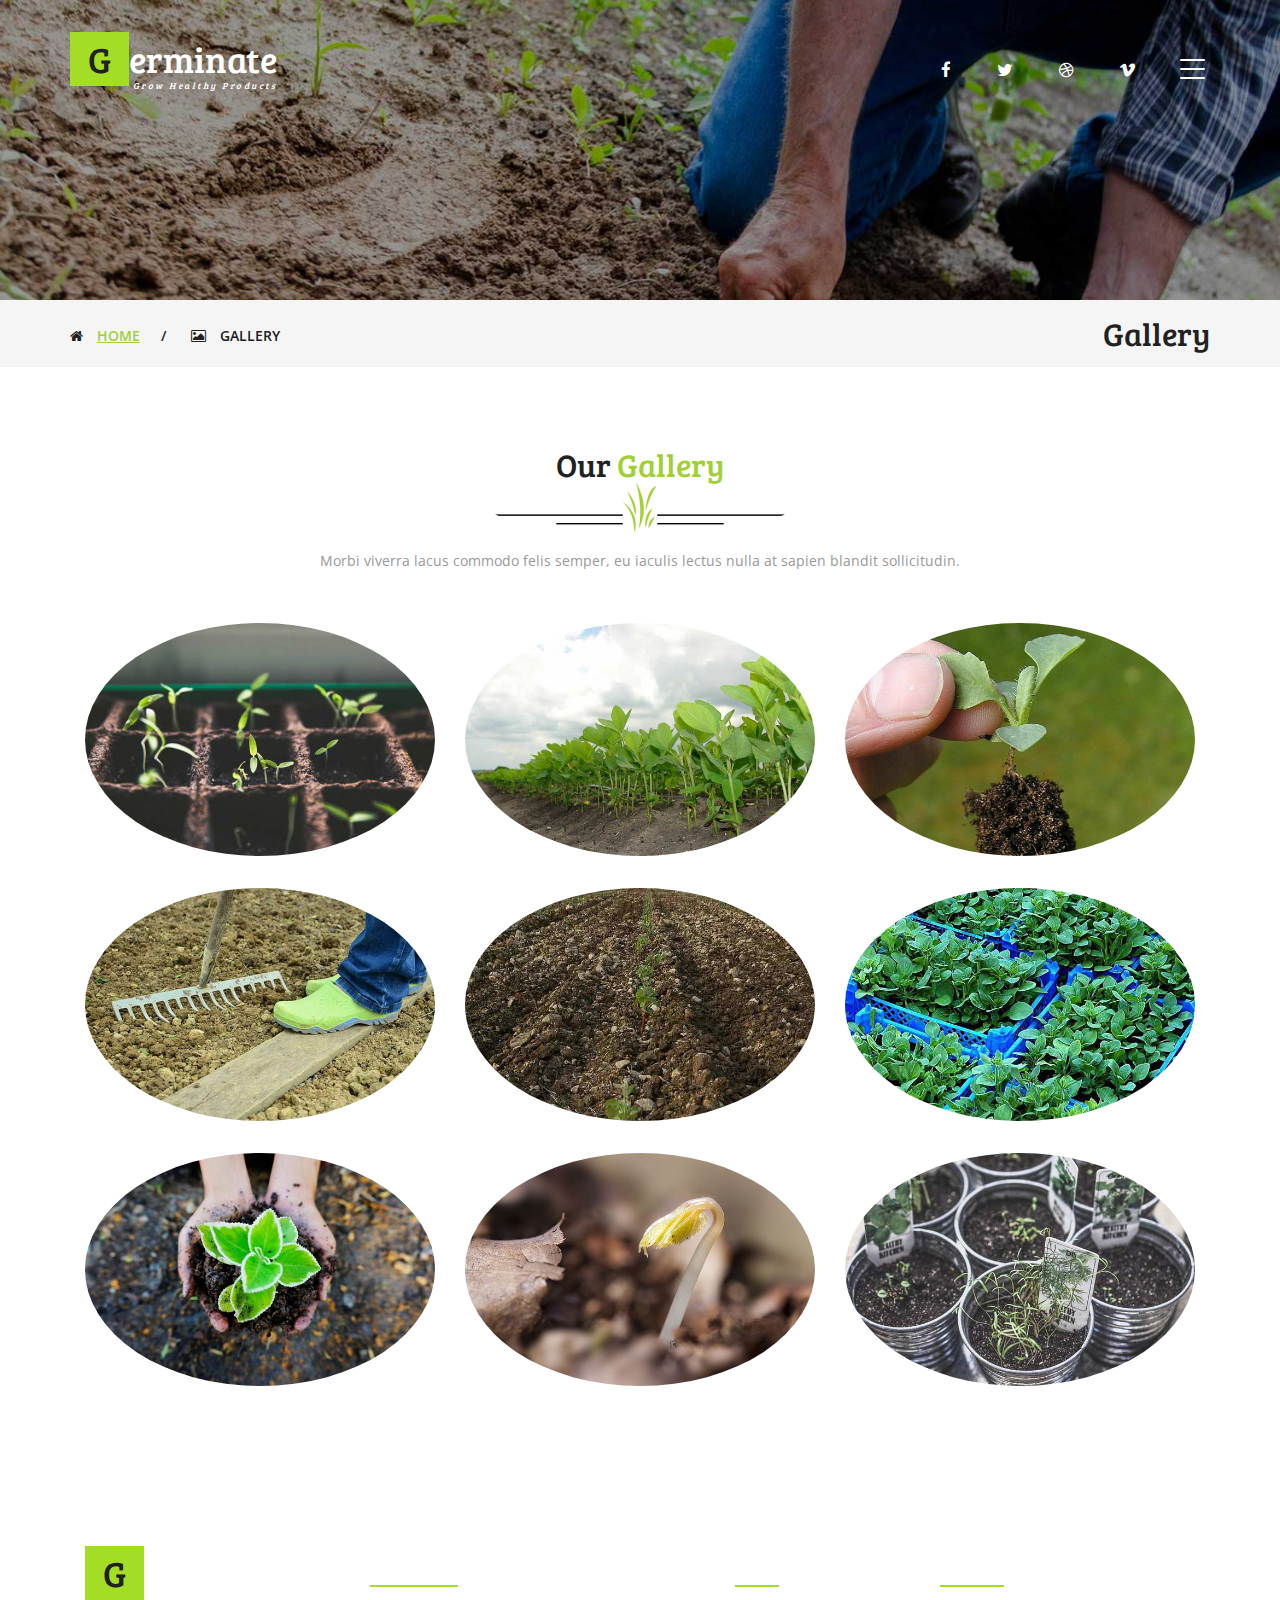
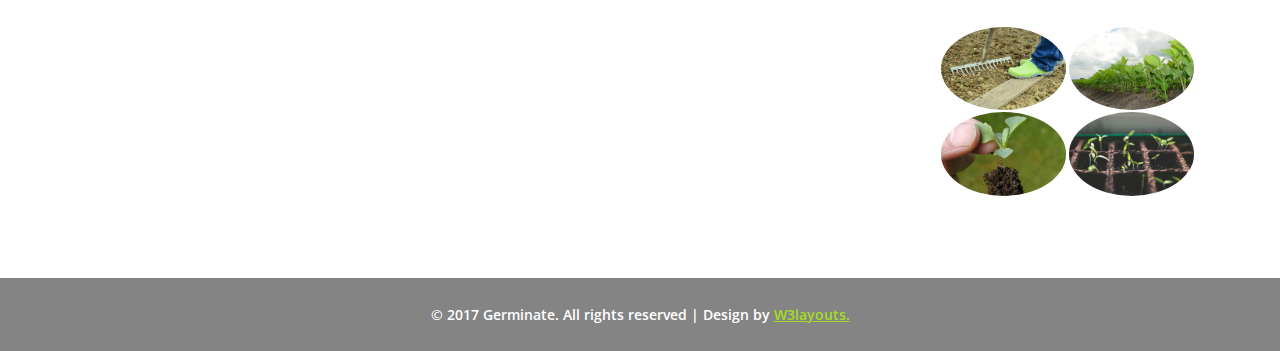
<file: gallery.html>
<!--
author: W3layouts
author URL: http://w3layouts.com
License: Creative Commons Attribution 3.0 Unported
License URL: http://creativecommons.org/licenses/by/3.0/
-->
<!DOCTYPE html>
<html lang="en">
<head>
<title>Germinate an Agriculture Category Flat Bootstrap Responsive Website Template | Gallery :: w3layouts</title>
<!-- custom-theme -->
<meta name="viewport" content="width=device-width, initial-scale=1">
<meta http-equiv="Content-Type" content="text/html; charset=utf-8" />
<meta name="keywords" content="Germinate Responsive web template, Bootstrap Web Templates, Flat Web Templates, Android Compatible web template, 
Smartphone Compatible web template, free webdesigns for Nokia, Samsung, LG, SonyEricsson, Motorola web design" />
<script type="application/x-javascript"> addEventListener("load", function() { setTimeout(hideURLbar, 0); }, false);
		function hideURLbar(){ window.scrollTo(0,1); } </script>
<!-- //custom-theme -->
<link href="css/bootstrap.css" rel="stylesheet" type="text/css" media="all" />
<link href="css/style.css" rel="stylesheet" type="text/css" media="all" />
<!-- js -->
<script type="text/javascript" src="js/jquery-2.1.4.min.js"></script>
<!-- //js -->
<!-- gallery -->
<link href="css/lsb.css" rel="stylesheet" type="text/css">
<!-- //gallery -->
<!-- font-awesome-icons -->
<link href="css/font-awesome.css" rel="stylesheet"> 
<!-- //font-awesome-icons -->
<link href="//fonts.googleapis.com/css?family=Bree+Serif&amp;subset=latin-ext" rel="stylesheet">
<link href='//fonts.googleapis.com/css?family=Open+Sans:400,300,300italic,400italic,600,600italic,700,700italic,800,800italic' rel='stylesheet' type='text/css'>
</head>
	
<body>
<!-- banner -->
	<div class="banner1">
		<div class="container">
			<div class="w3_agileits_banner_main_grid">
				<div class="w3_agile_logo">
					<h1><a href="index.html"><span>G</span>erminate<i>Grow healthy products</i></a></h1>
				</div>
				<div class="agile_social_icons_banner">
					<ul class="agileits_social_list">
						<li><a href="#" class="w3_agile_facebook"><i class="fa fa-facebook" aria-hidden="true"></i></a></li>
						<li><a href="#" class="agile_twitter"><i class="fa fa-twitter" aria-hidden="true"></i></a></li>
						<li><a href="#" class="w3_agile_dribble"><i class="fa fa-dribbble" aria-hidden="true"></i></a></li>
						<li><a href="#" class="w3_agile_vimeo"><i class="fa fa-vimeo" aria-hidden="true"></i></a></li>
					</ul>
				</div>
				<div class="agileits_w3layouts_menu">
					<div class="shy-menu">
						<a class="shy-menu-hamburger">
							<span class="layer top"></span>
							<span class="layer mid"></span>
							<span class="layer btm"></span>
						</a>
						<div class="shy-menu-panel">
							<nav class="menu menu--horatio link-effect-8" id="link-effect-8">
								<ul class="w3layouts_menu__list">
									<li><a href="index.html">Home</a></li>
									<li><a href="about.html">About Us</a></li> 
									<li><a href="services.html">Services</a></li>
									<li class="active"><a href="gallery.html">Gallery</a></li> 
									<li><a href="contact.html">Contact Us</a></li>
								</ul>
							</nav>
						</div>
						<div class="clearfix"> </div>
					</div>
				</div>
				<div class="clearfix"> </div>
			</div>
		</div>
	</div>
<!-- banner -->
<!-- bootstrap-pop-up -->
	<div class="modal video-modal fade" id="myModal" tabindex="-1" role="dialog" aria-labelledby="myModal">
		<div class="modal-dialog" role="document">
			<div class="modal-content">
				<div class="modal-header">
					Germinate
					<button type="button" class="close" data-dismiss="modal" aria-label="Close"><span aria-hidden="true">&times;</span></button>						
				</div>
				<section>
					<div class="modal-body">
						<img src="images/4.jpg" alt=" " class="img-responsive" />
						<p>Ut enim ad minima veniam, quis nostrum 
							exercitationem ullam corporis suscipit laboriosam, 
							nisi ut aliquid ex ea commodi consequatur? Quis autem 
							vel eum iure reprehenderit qui in ea voluptate velit 
							esse quam nihil molestiae consequatur, vel illum qui 
							dolorem eum fugiat quo voluptas nulla pariatur.
							<i>" Quis autem vel eum iure reprehenderit qui in ea voluptate velit 
								esse quam nihil molestiae consequatur.</i></p>
					</div>
				</section>
			</div>
		</div>
	</div>
<!-- //bootstrap-pop-up -->
<!-- breadcrumbs -->
	<div class="breadcrumbs">
		<div class="container">
			<div class="w3layouts_breadcrumbs_left">
				<ul>
					<li><i class="fa fa-home" aria-hidden="true"></i><a href="index.html">Home</a><span>/</span></li>
					<li><i class="fa fa-picture-o" aria-hidden="true"></i>Gallery</li>
				</ul>
			</div>
			<div class="w3layouts_breadcrumbs_right">
				<h2>Gallery</h2>
			</div>
			<div class="clearfix"> </div>
		</div>
	</div>
<!-- //breadcrumbs -->
<!-- gallery -->
	<div class="welcome">
		<div class="container">
			<h3 class="agileits_w3layouts_head">Our <span>Gallery</span></h3>
			<div class="w3_agile_image">
				<img src="images/1.png" alt=" " class="img-responsive" />
			</div>
			<p class="agile_para">Morbi viverra lacus commodo felis semper, eu iaculis lectus nulla at sapien blandit sollicitudin.</p>
			<div class="w3layouts_gallery_grids">	
				<div class="col-md-4 w3layouts_gallery_grid">
					<a href="images/3.jpg" class="lsb-preview" data-lsb-group="header">
						<div class="w3layouts_news_grid">
							<img src="images/3.jpg" alt=" " class="img-responsive">
							<div class="w3layouts_news_grid_pos">
								<div class="wthree_text"><h3>plantation</h3></div>
							</div>
						</div>
					</a>
				</div>
				<div class="col-md-4 w3layouts_gallery_grid">
					<a href="images/2.jpg" class="lsb-preview" data-lsb-group="header">
						<div class="w3layouts_news_grid">
							<img src="images/2.jpg" alt=" " class="img-responsive">
							<div class="w3layouts_news_grid_pos">
								<div class="wthree_text"><h3>plantation</h3></div>
							</div>
						</div>
					</a>
				</div>
				<div class="col-md-4 w3layouts_gallery_grid">
					<a href="images/5.jpg" class="lsb-preview" data-lsb-group="header">
						<div class="w3layouts_news_grid">
							<img src="images/5.jpg" alt=" " class="img-responsive">
							<div class="w3layouts_news_grid_pos">
								<div class="wthree_text"><h3>plantation</h3></div>
							</div>
						</div>
					</a>
				</div>
				<div class="col-md-4 w3layouts_gallery_grid">
					<a href="images/6.jpg" class="lsb-preview" data-lsb-group="header">
						<div class="w3layouts_news_grid">
							<img src="images/6.jpg" alt=" " class="img-responsive">
							<div class="w3layouts_news_grid_pos">
								<div class="wthree_text"><h3>plantation</h3></div>
							</div>
						</div>
					</a>
				</div>
				<div class="col-md-4 w3layouts_gallery_grid">
					<a href="images/1.jpg" class="lsb-preview" data-lsb-group="header">
						<div class="w3layouts_news_grid">
							<img src="images/1.jpg" alt=" " class="img-responsive">
							<div class="w3layouts_news_grid_pos">
								<div class="wthree_text"><h3>plantation</h3></div>
							</div>
						</div>
					</a>
				</div>
				<div class="col-md-4 w3layouts_gallery_grid">
					<a href="images/17.jpg" class="lsb-preview" data-lsb-group="header">
						<div class="w3layouts_news_grid">
							<img src="images/17.jpg" alt=" " class="img-responsive">
							<div class="w3layouts_news_grid_pos">
								<div class="wthree_text"><h3>plantation</h3></div>
							</div>
						</div>
					</a>
				</div>
				<div class="col-md-4 w3layouts_gallery_grid">
					<a href="images/18.jpg" class="lsb-preview" data-lsb-group="header">
						<div class="w3layouts_news_grid">
							<img src="images/18.jpg" alt=" " class="img-responsive">
							<div class="w3layouts_news_grid_pos">
								<div class="wthree_text"><h3>plantation</h3></div>
							</div>
						</div>
					</a>
				</div>
				<div class="col-md-4 w3layouts_gallery_grid">
					<a href="images/19.jpg" class="lsb-preview" data-lsb-group="header">
						<div class="w3layouts_news_grid">
							<img src="images/19.jpg" alt=" " class="img-responsive">
							<div class="w3layouts_news_grid_pos">
								<div class="wthree_text"><h3>plantation</h3></div>
							</div>
						</div>
					</a>
				</div>
				<div class="col-md-4 w3layouts_gallery_grid">
					<a href="images/20.jpg" class="lsb-preview" data-lsb-group="header">
						<div class="w3layouts_news_grid">
							<img src="images/20.jpg" alt=" " class="img-responsive">
							<div class="w3layouts_news_grid_pos">
								<div class="wthree_text"><h3>plantation</h3></div>
							</div>
						</div>
					</a>
				</div>
				<div class="clearfix"> </div>
			</div>
		</div>
	</div>
<!-- //gallery -->
	<script src="js/lsb.min.js"></script>
	<script>
	$(window).load(function() {
		  $.fn.lightspeedBox();
		});
	</script>
<!-- footer -->
	<div class="footer">
		<div class="container">
			<div class="w3agile_footer_grids">
				<div class="col-md-3 agileinfo_footer_grid">
					<div class="agileits_w3layouts_footer_logo">
						<h2><a href="index.html"><span>G</span>erminate<i>Grow healthy products</i></a></h2>
					</div>
				</div>
				<div class="col-md-4 agileinfo_footer_grid">
					<h3>Contact Info</h3>
					<h4>Call Us <span>+1234 567 891</span></h4>
					<p>My Company, 875 Jewel Road <span>8907 Ukraine.</span></p>
					<ul class="agileits_social_list">
						<li><a href="#" class="w3_agile_facebook"><i class="fa fa-facebook" aria-hidden="true"></i></a></li>
						<li><a href="#" class="agile_twitter"><i class="fa fa-twitter" aria-hidden="true"></i></a></li>
						<li><a href="#" class="w3_agile_dribble"><i class="fa fa-dribbble" aria-hidden="true"></i></a></li>
						<li><a href="#" class="w3_agile_vimeo"><i class="fa fa-vimeo" aria-hidden="true"></i></a></li>
					</ul>
				</div>
				<div class="col-md-2 agileinfo_footer_grid agileinfo_footer_grid1">
					<h3>Navigation</h3>
					<ul class="w3layouts_footer_nav">
						<li><a href="index.html"><i class="fa fa-long-arrow-right" aria-hidden="true"></i>Home</a></li>
						<li><a href="icons.html"><i class="fa fa-long-arrow-right" aria-hidden="true"></i>Web Icons</a></li>
						<li><a href="typography.html"><i class="fa fa-long-arrow-right" aria-hidden="true"></i>Typography</a></li>
						<li><a href="contact.html"><i class="fa fa-long-arrow-right" aria-hidden="true"></i>Contact Us</a></li>
					</ul>
				</div>
				<div class="col-md-3 agileinfo_footer_grid">
					<h3>Blog Posts</h3>
					<div class="agileinfo_footer_grid_left">
						<a href="#" data-toggle="modal" data-target="#myModal"><img src="images/6.jpg" alt=" " class="img-responsive" /></a>
					</div>
					<div class="agileinfo_footer_grid_left">
						<a href="#" data-toggle="modal" data-target="#myModal"><img src="images/2.jpg" alt=" " class="img-responsive" /></a>
					</div>
					<div class="agileinfo_footer_grid_left">
						<a href="#" data-toggle="modal" data-target="#myModal"><img src="images/5.jpg" alt=" " class="img-responsive" /></a>
					</div>
					<div class="agileinfo_footer_grid_left">
						<a href="#" data-toggle="modal" data-target="#myModal"><img src="images/3.jpg" alt=" " class="img-responsive" /></a>
					</div>
					<div class="clearfix"> </div>
				</div>
				<div class="clearfix"> </div>
			</div>
		</div>
		<div class="w3_agileits_footer_copy">
			<div class="container">
				<p>© 2017 Germinate. All rights reserved | Design by <a href="http://w3layouts.com">W3layouts.</a></p>
			</div>
		</div>
	</div>
<!-- //footer -->
<!-- menu -->
	<script>
		$(function() {
			
			initDropDowns($("div.shy-menu"));

		});

		function initDropDowns(allMenus) {

			allMenus.children(".shy-menu-hamburger").on("click", function() {
				
				var thisTrigger = jQuery(this),
					thisMenu = thisTrigger.parent(),
					thisPanel = thisTrigger.next();

				if (thisMenu.hasClass("is-open")) {

					thisMenu.removeClass("is-open");

				} else {			
					
					allMenus.removeClass("is-open");	
					thisMenu.addClass("is-open");
					thisPanel.on("click", function(e) {
						e.stopPropagation();
					});
				}
				
				return false;
			});
		}
	</script>
<!-- //menu -->
<!-- start-smoth-scrolling -->
<script type="text/javascript" src="js/move-top.js"></script>
<script type="text/javascript" src="js/easing.js"></script>
<script type="text/javascript">
	jQuery(document).ready(function($) {
		$(".scroll").click(function(event){		
			event.preventDefault();
			$('html,body').animate({scrollTop:$(this.hash).offset().top},1000);
		});
	});
</script>
<!-- start-smoth-scrolling -->
<!-- for bootstrap working -->
	<script src="js/bootstrap.js"></script>
<!-- //for bootstrap working -->
<!-- here stars scrolling icon -->
	<script type="text/javascript">
		$(document).ready(function() {
			/*
				var defaults = {
				containerID: 'toTop', // fading element id
				containerHoverID: 'toTopHover', // fading element hover id
				scrollSpeed: 1200,
				easingType: 'linear' 
				};
			*/
								
			$().UItoTop({ easingType: 'easeOutQuart' });
								
			});
	</script>
<!-- //here ends scrolling icon -->
</body>
</html>
</file>
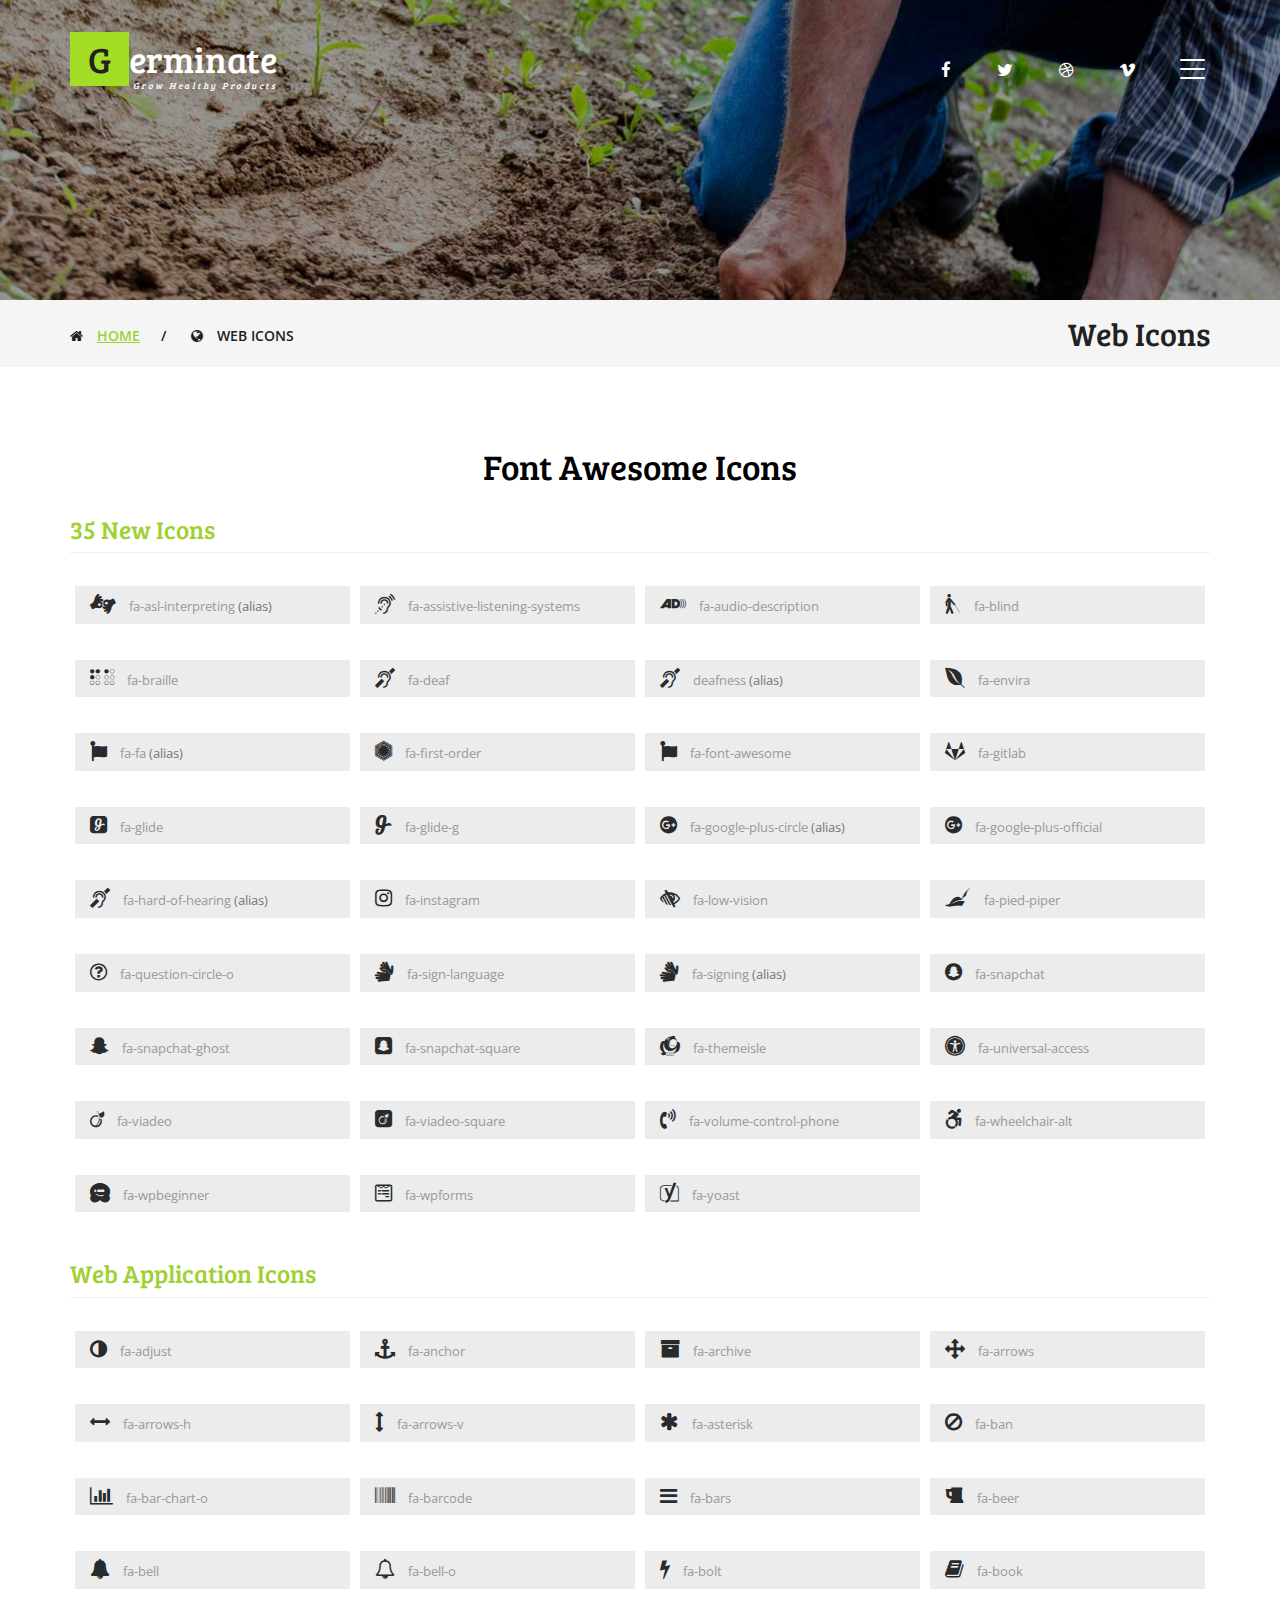
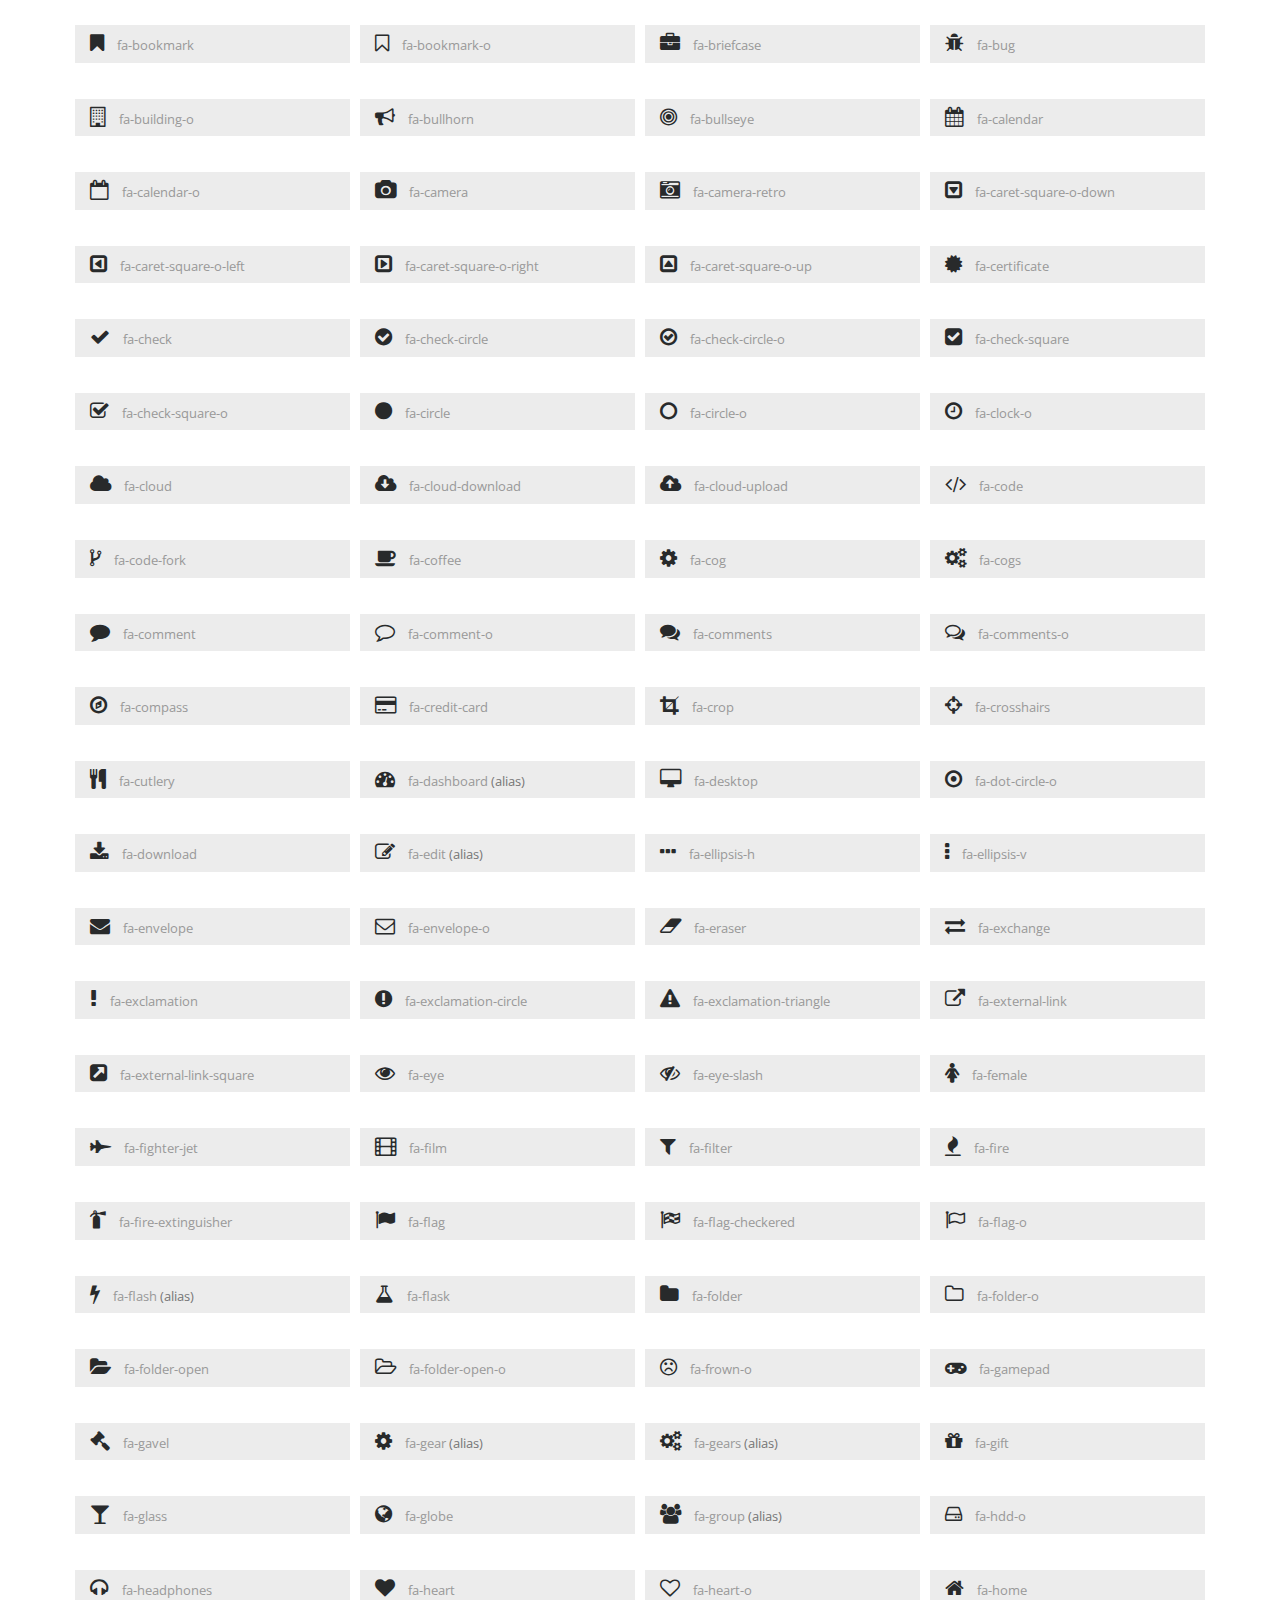
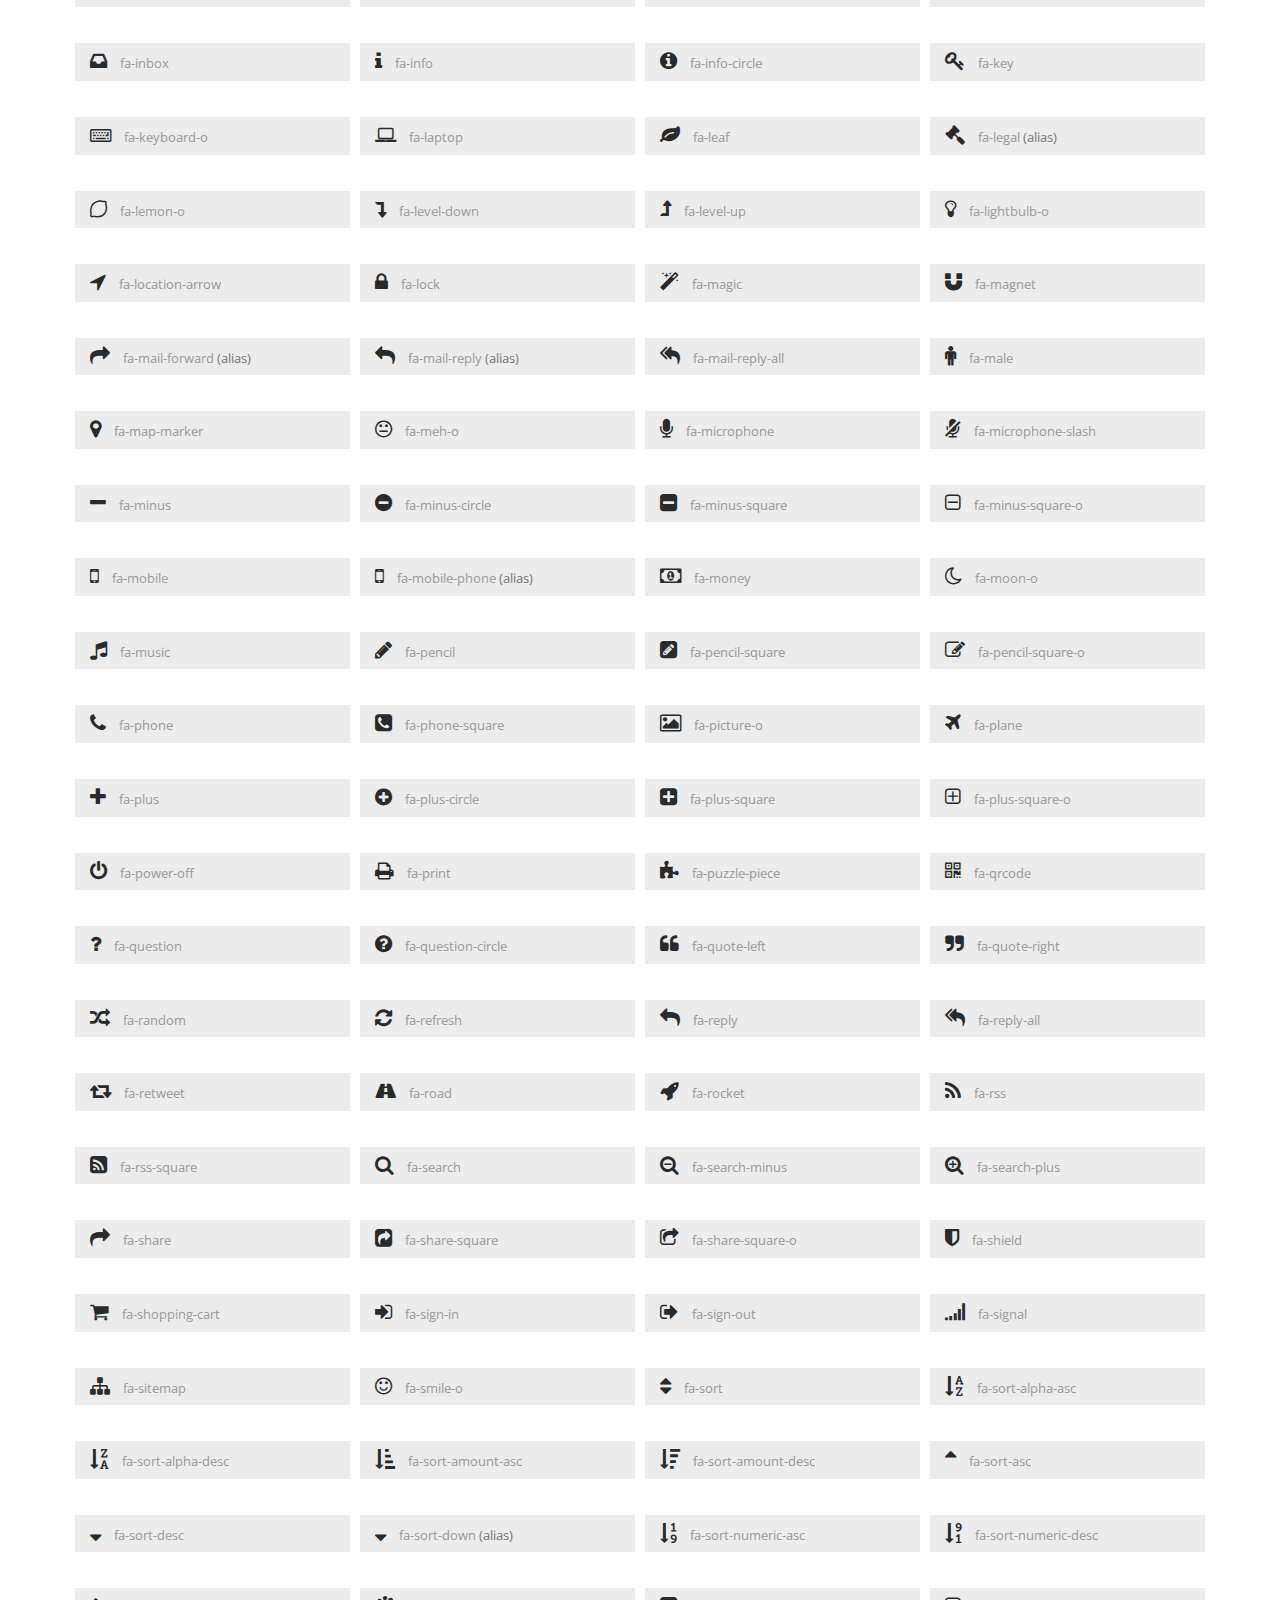
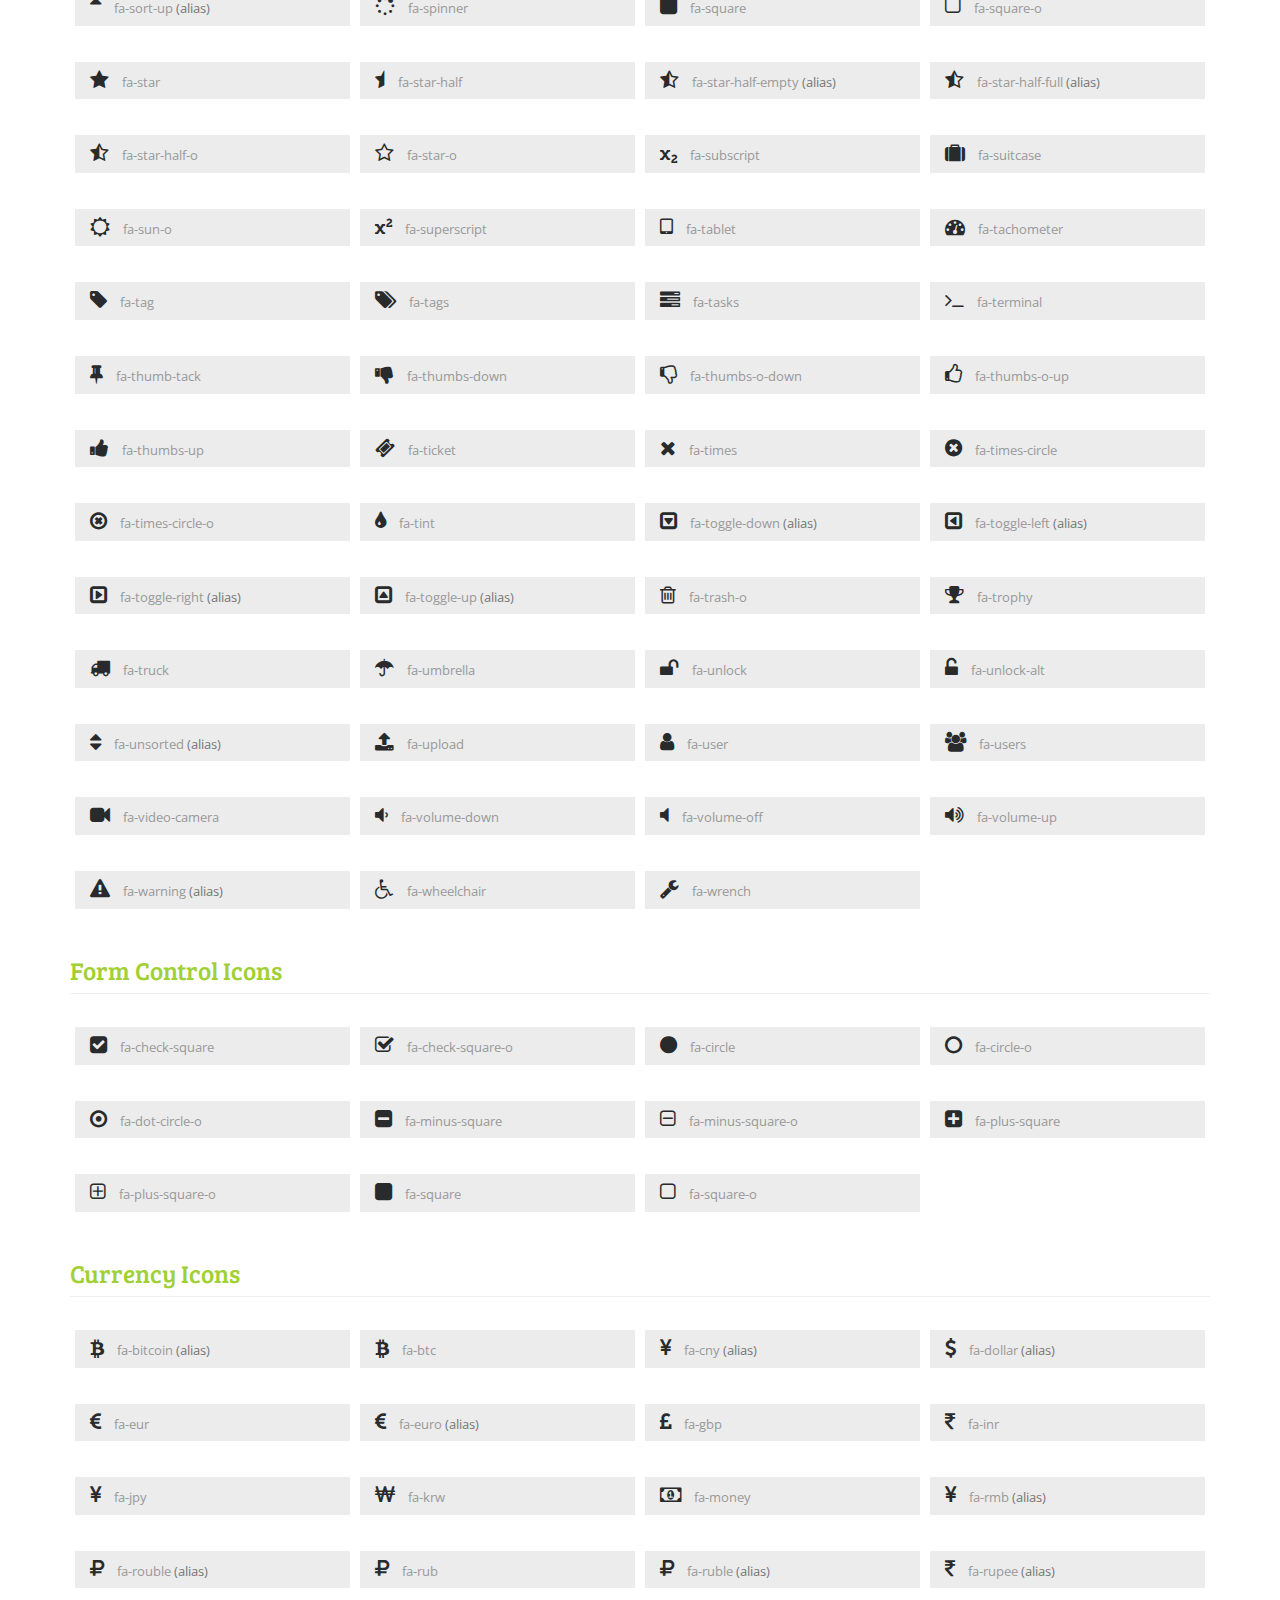
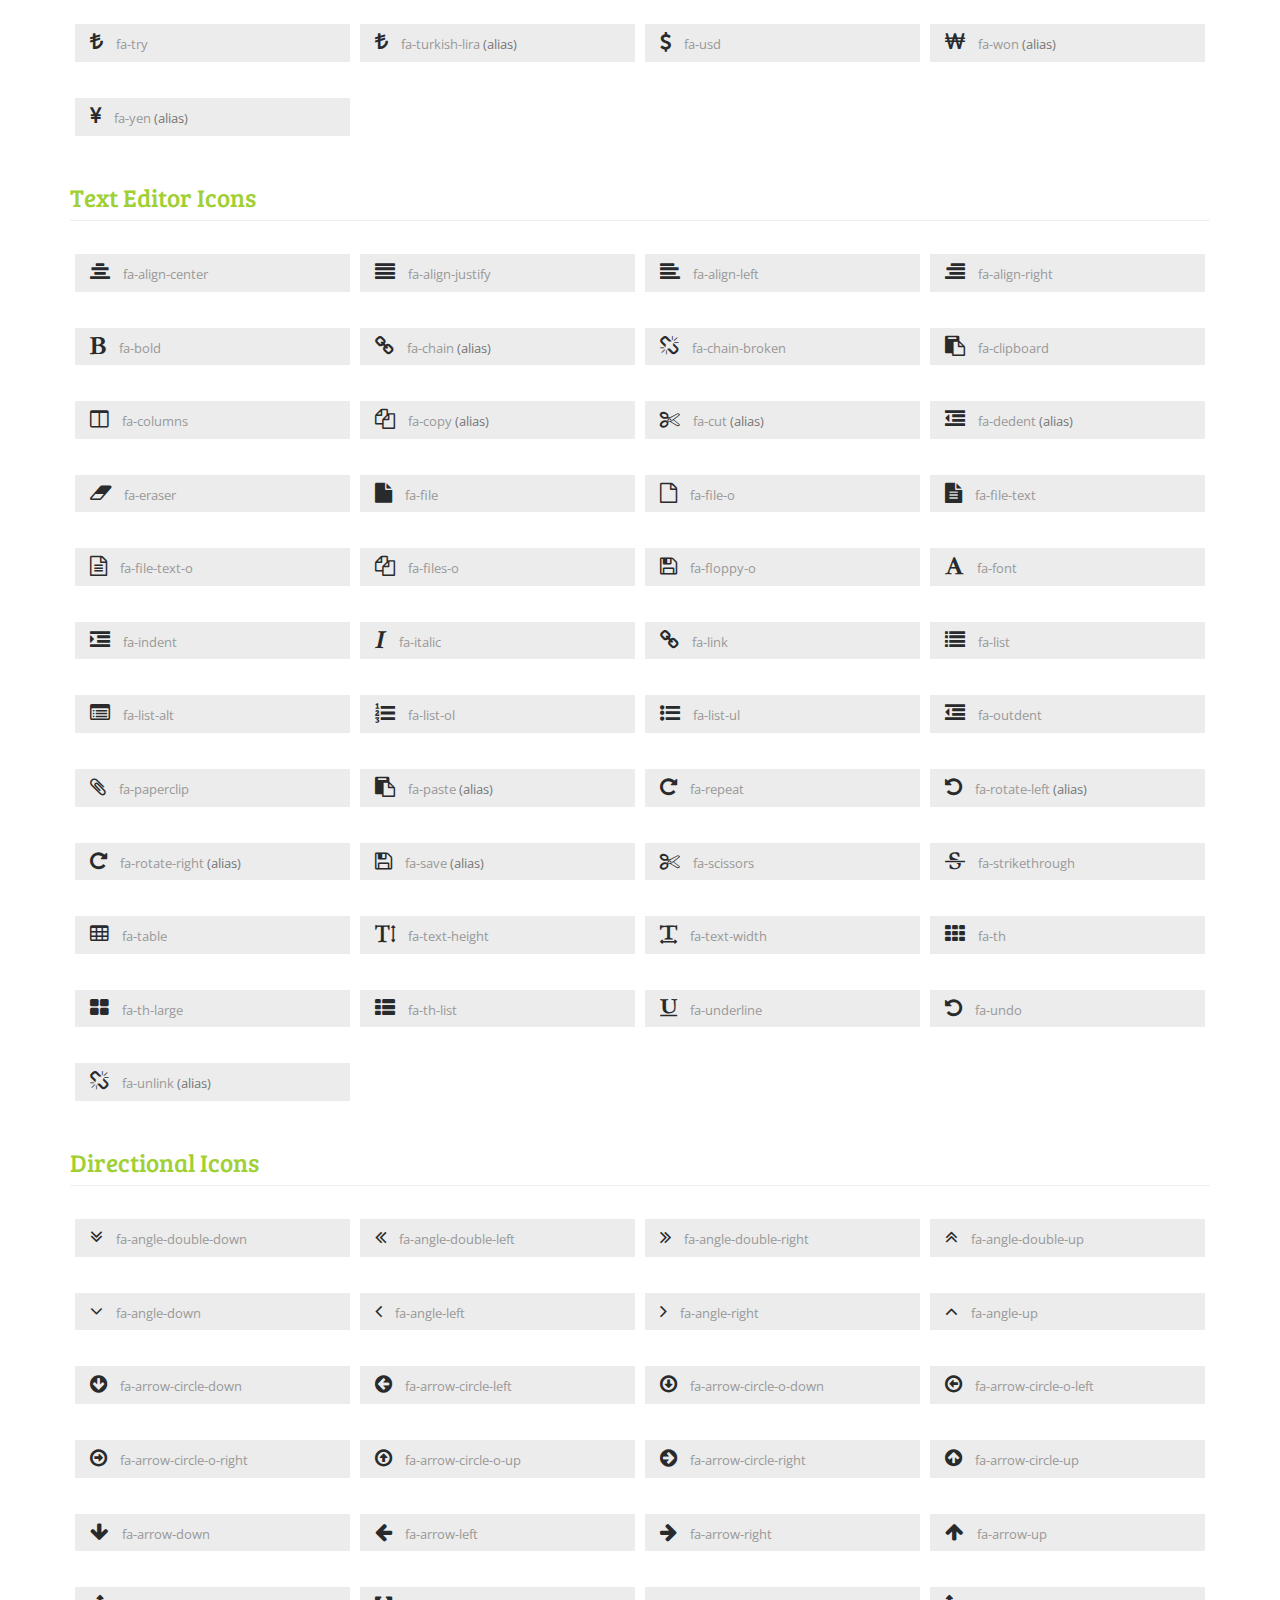
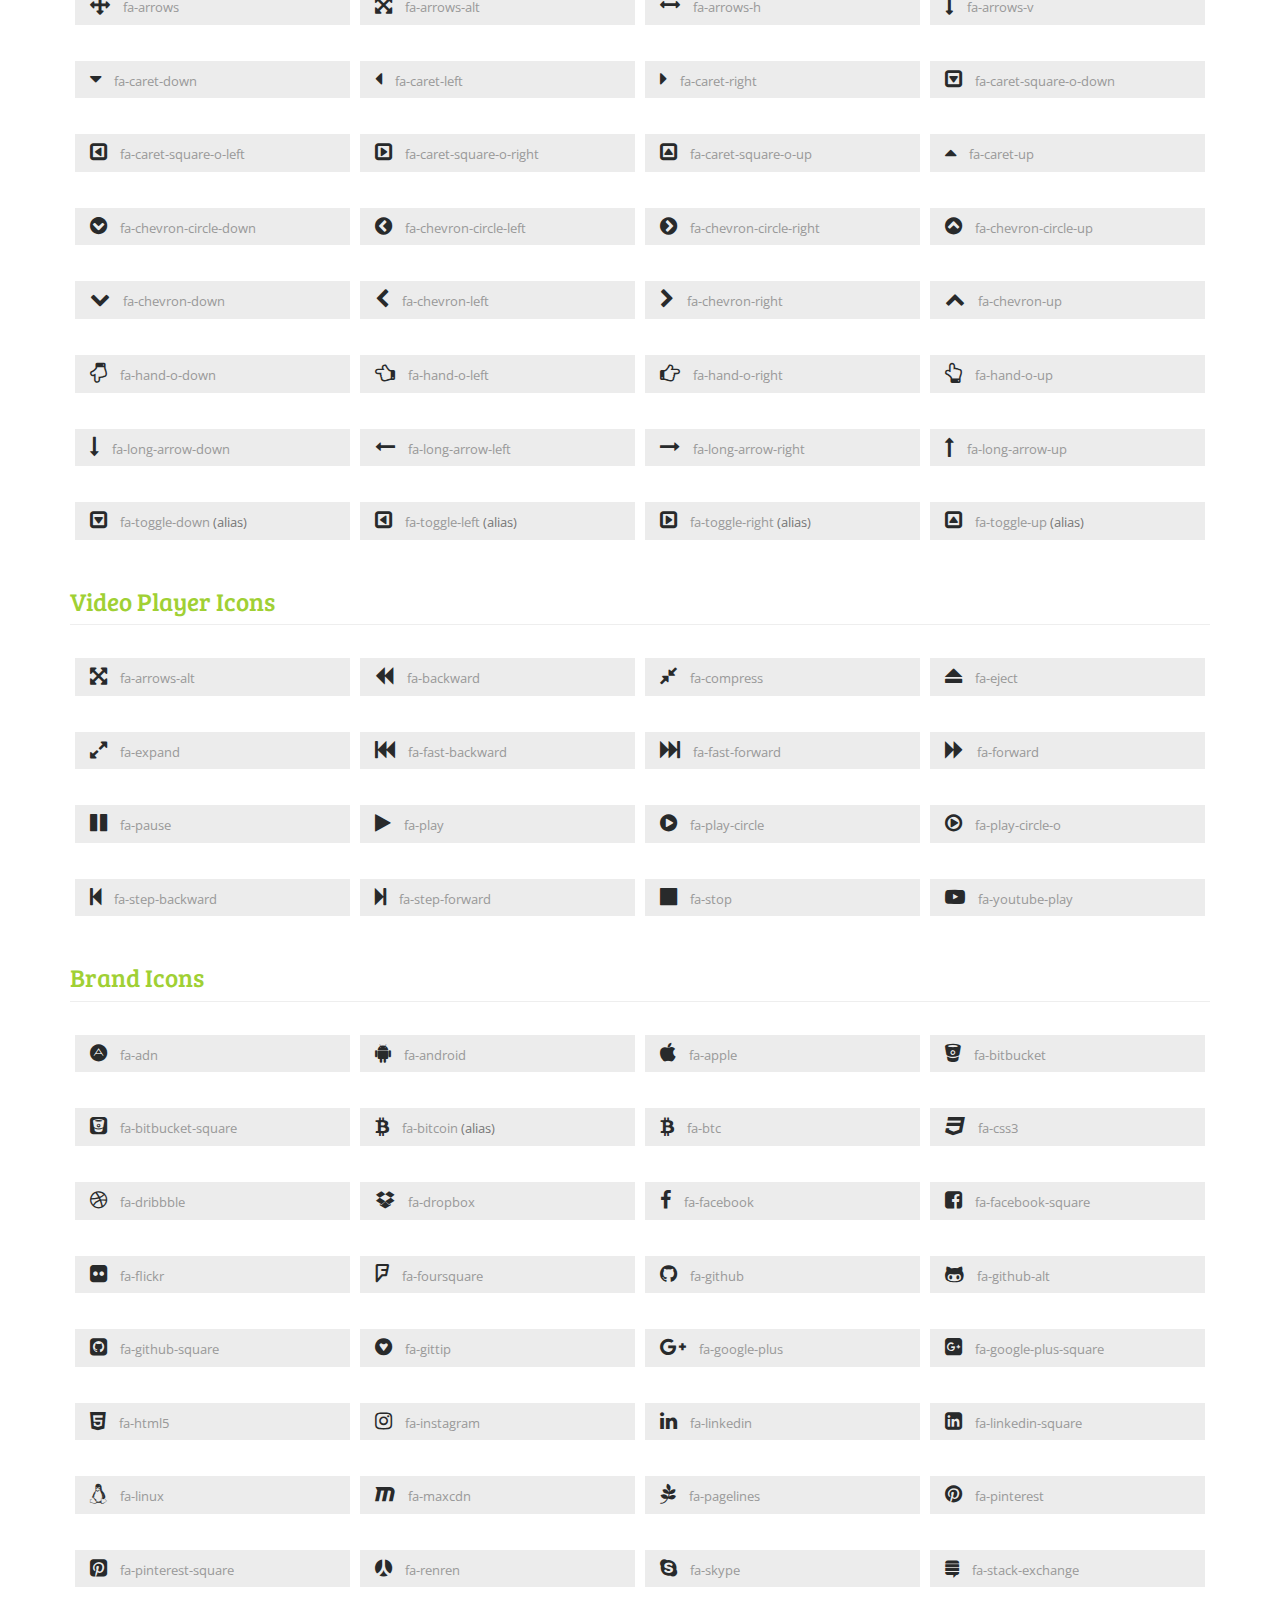
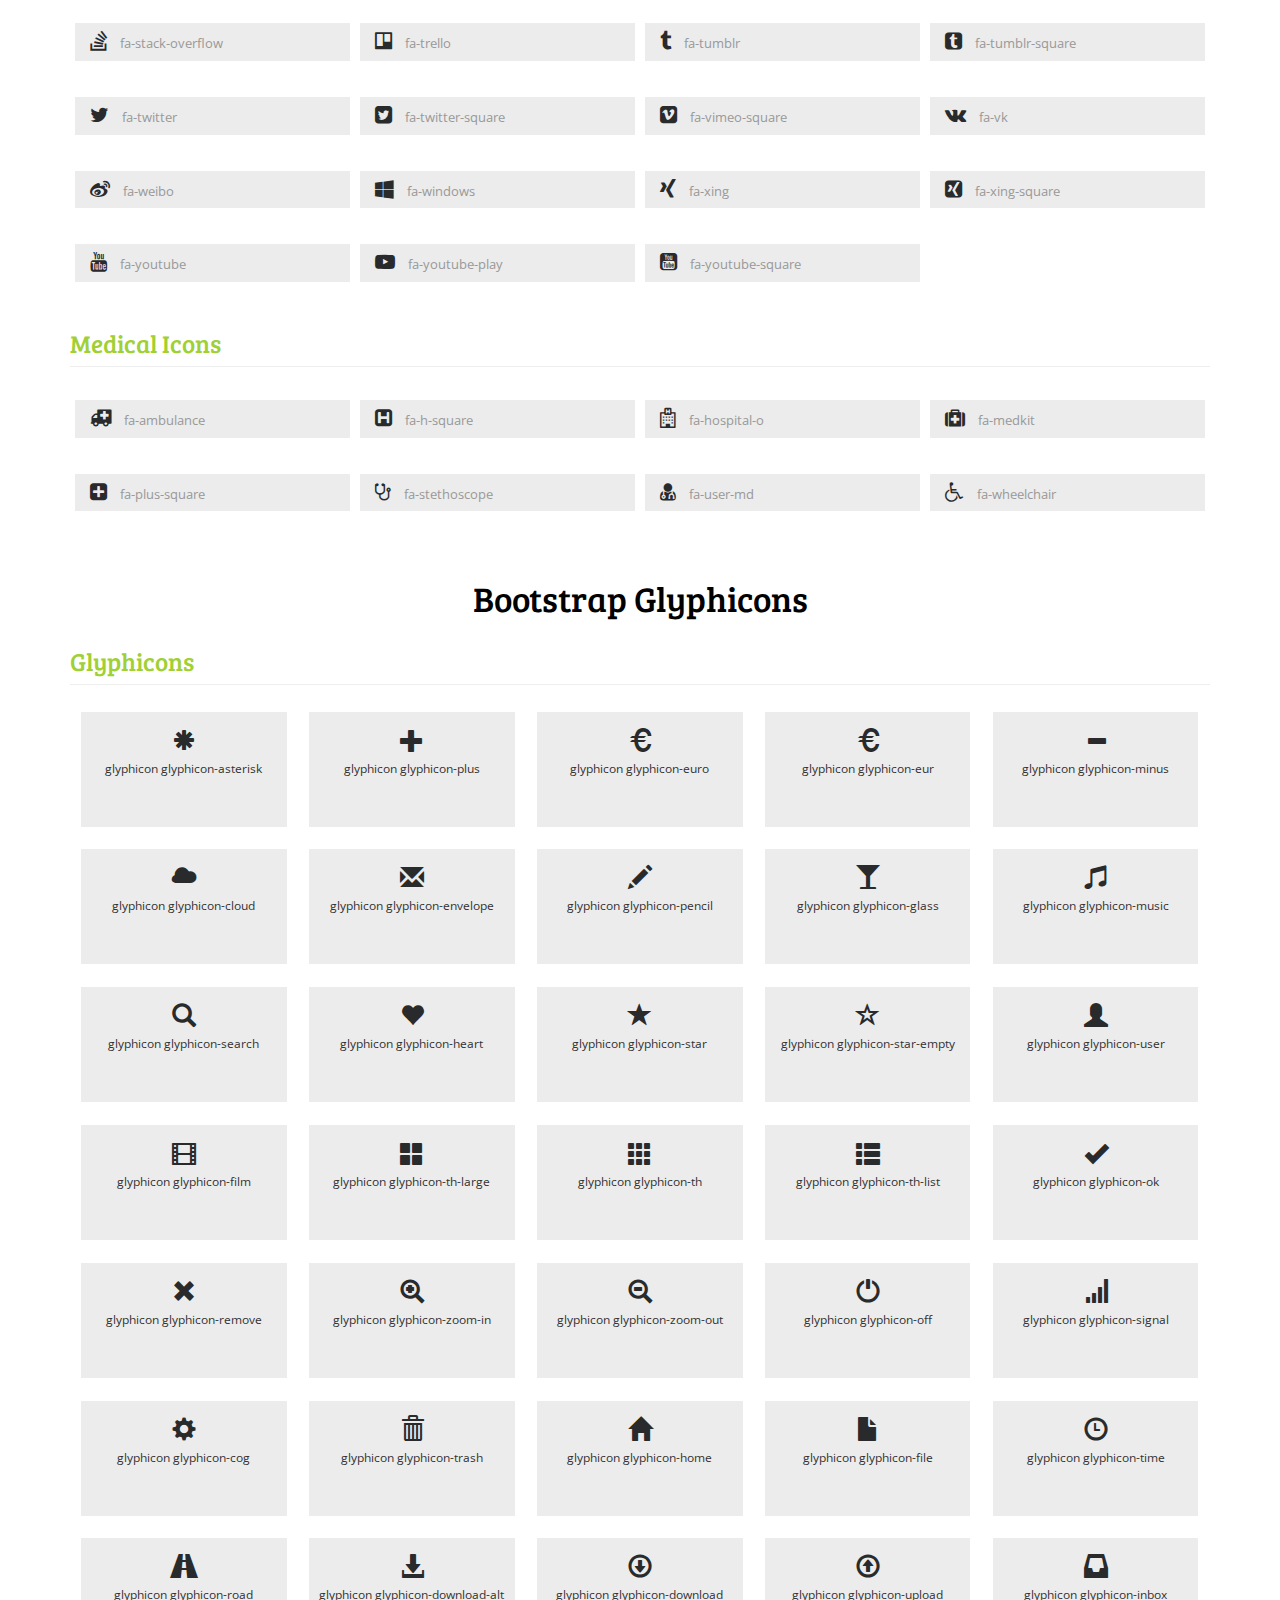
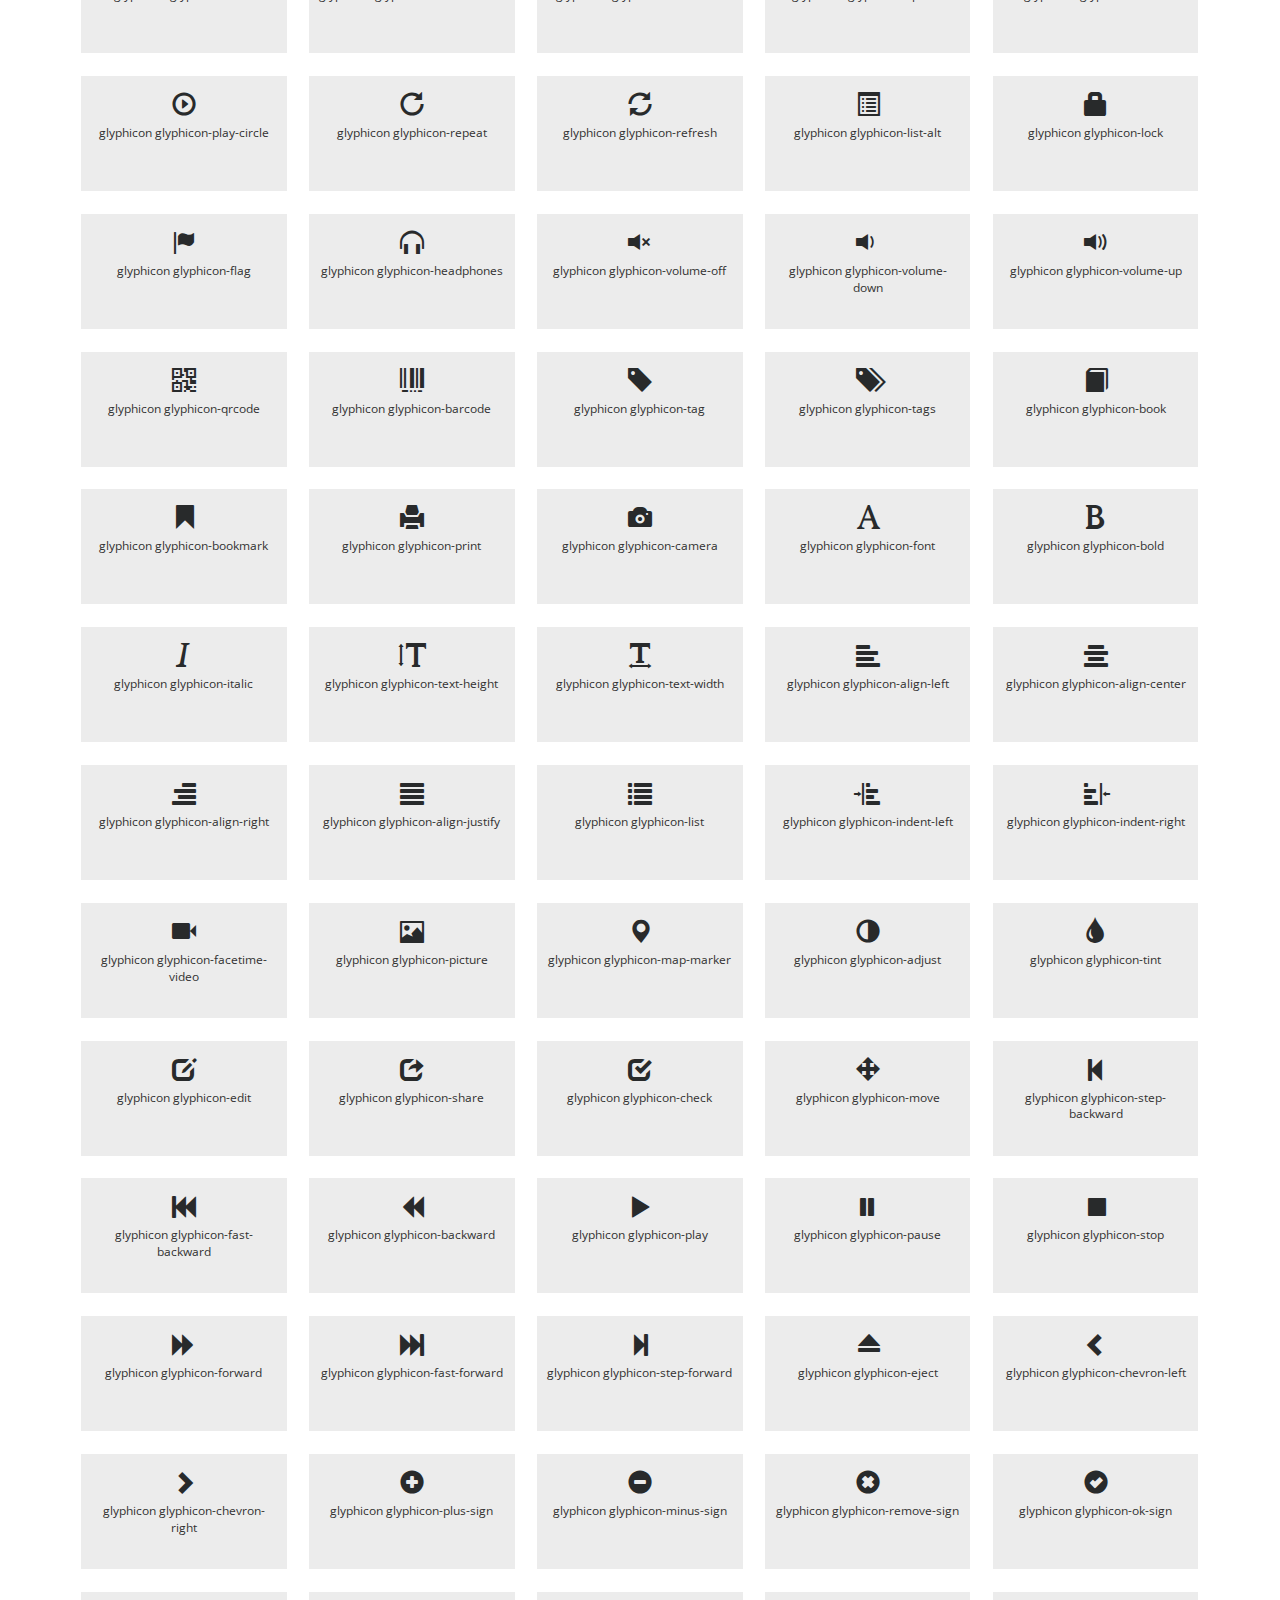
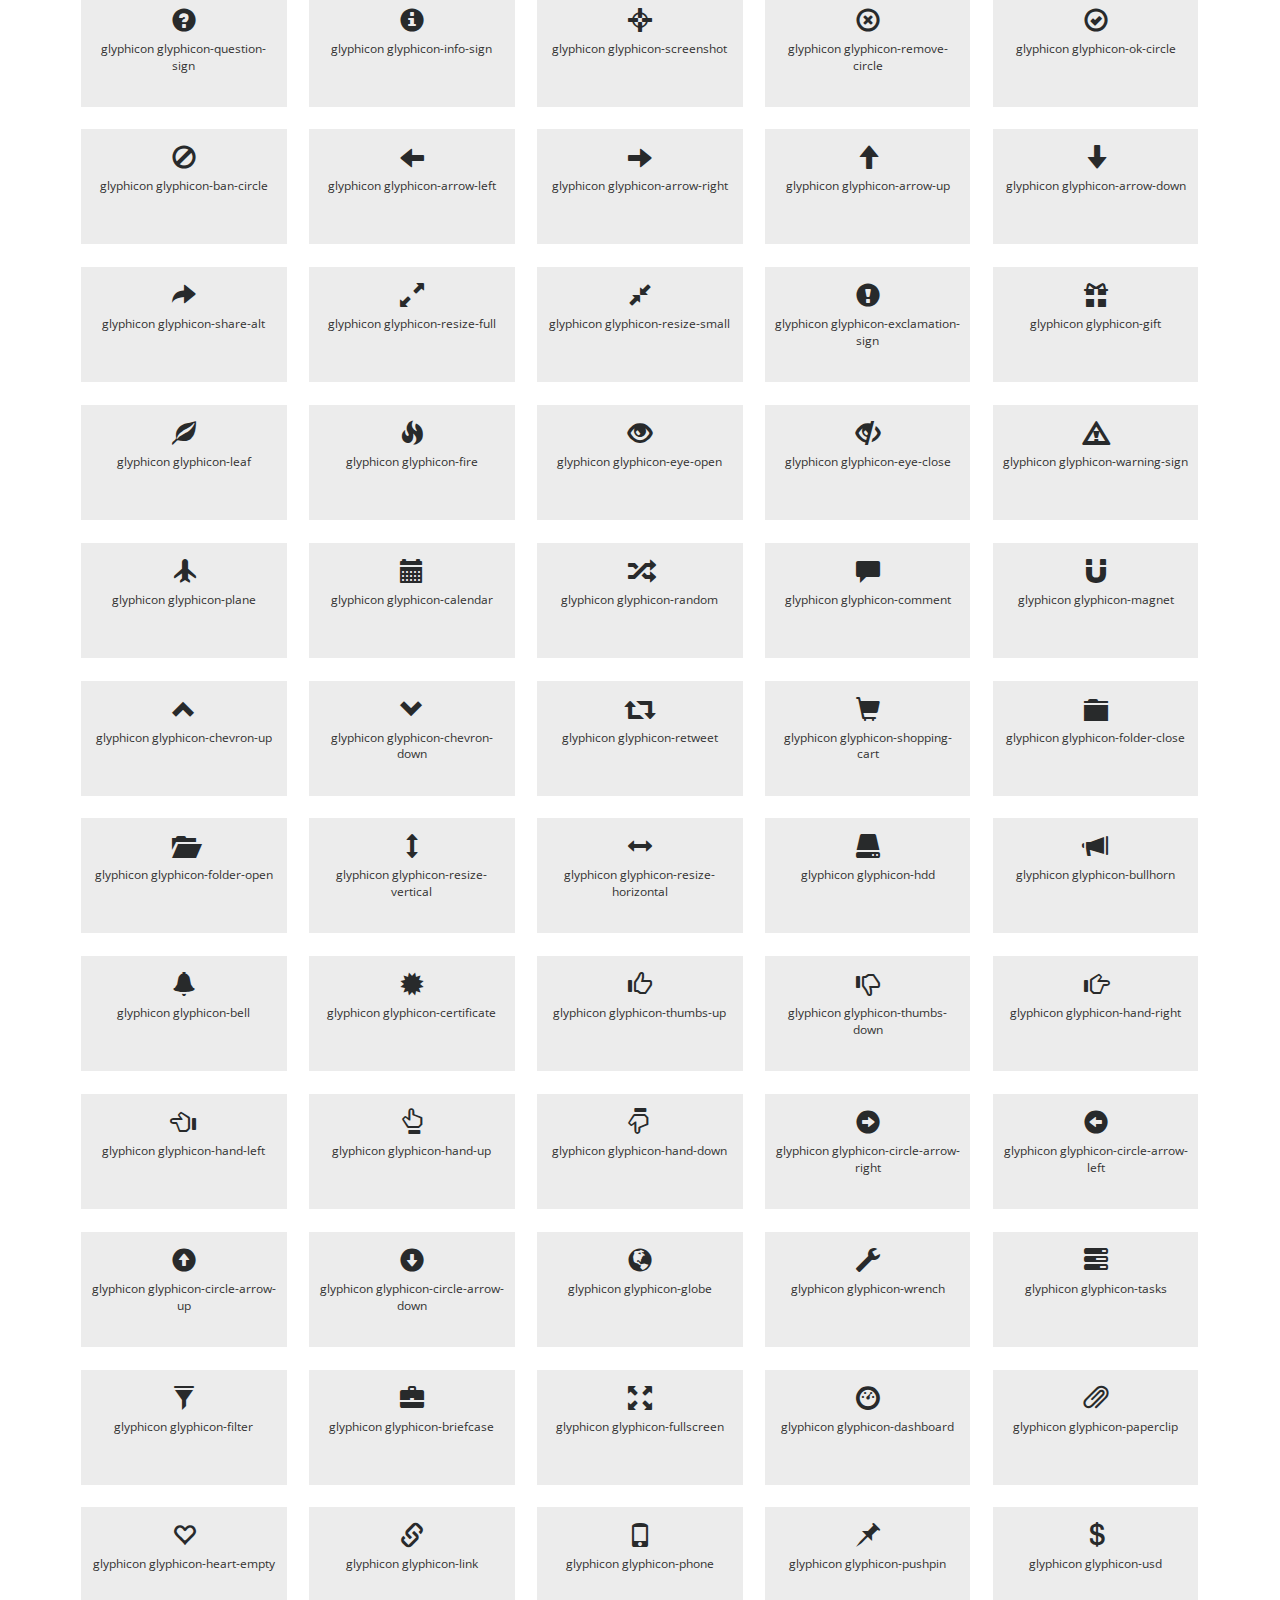
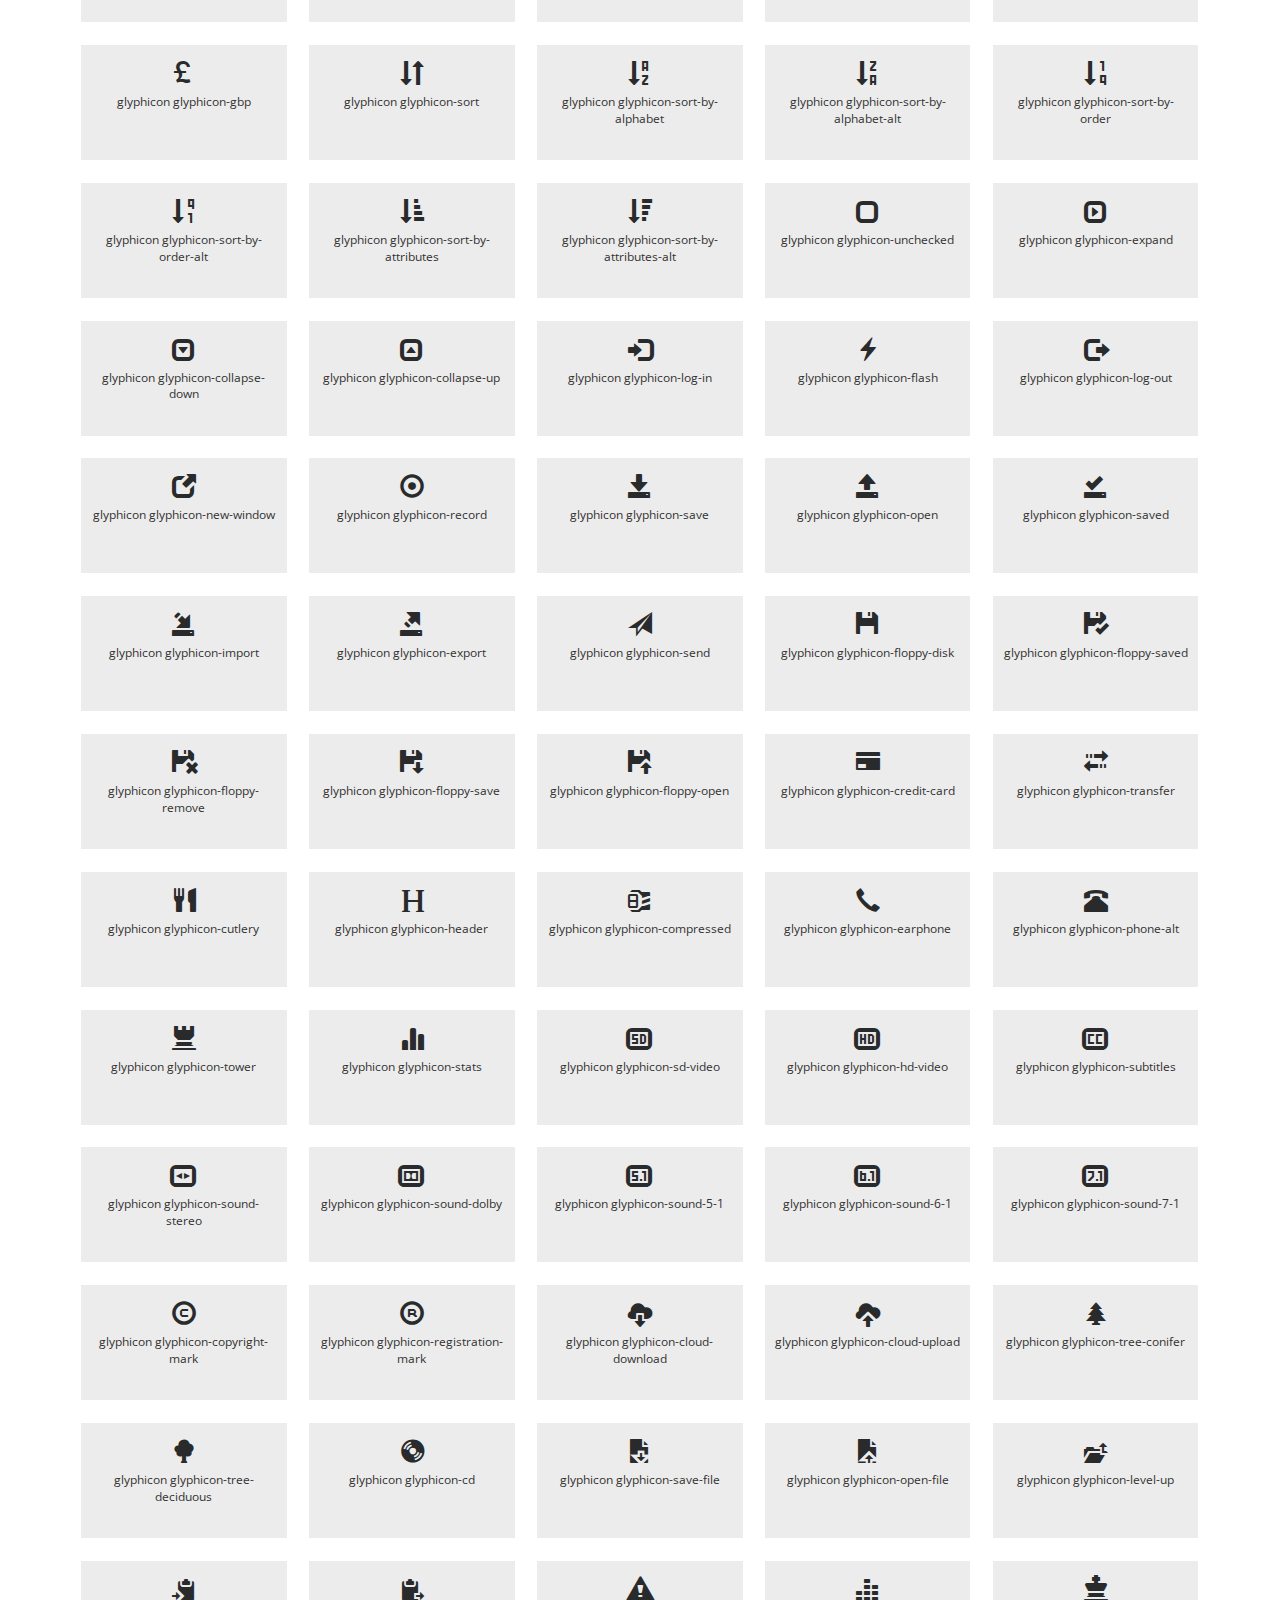
<file: icons.html>
<!--
author: W3layouts
author URL: http://w3layouts.com
License: Creative Commons Attribution 3.0 Unported
License URL: http://creativecommons.org/licenses/by/3.0/
-->
<!DOCTYPE html>
<html lang="en">
<head>
<title>Germinate an Agriculture Category Flat Bootstrap Responsive Website Template | Web Icons :: w3layouts</title>
<!-- custom-theme -->
<meta name="viewport" content="width=device-width, initial-scale=1">
<meta http-equiv="Content-Type" content="text/html; charset=utf-8" />
<meta name="keywords" content="Germinate Responsive web template, Bootstrap Web Templates, Flat Web Templates, Android Compatible web template, 
Smartphone Compatible web template, free webdesigns for Nokia, Samsung, LG, SonyEricsson, Motorola web design" />
<script type="application/x-javascript"> addEventListener("load", function() { setTimeout(hideURLbar, 0); }, false);
		function hideURLbar(){ window.scrollTo(0,1); } </script>
<!-- //custom-theme -->
<link href="css/bootstrap.css" rel="stylesheet" type="text/css" media="all" />
<link href="css/style.css" rel="stylesheet" type="text/css" media="all" />
<!-- js -->
<script type="text/javascript" src="js/jquery-2.1.4.min.js"></script>
<!-- //js -->
<!-- font-awesome-icons -->
<link href="css/font-awesome.css" rel="stylesheet"> 
<!-- //font-awesome-icons -->
<link href="//fonts.googleapis.com/css?family=Bree+Serif&amp;subset=latin-ext" rel="stylesheet">
<link href='//fonts.googleapis.com/css?family=Open+Sans:400,300,300italic,400italic,600,600italic,700,700italic,800,800italic' rel='stylesheet' type='text/css'>
</head>
	
<body>
<!-- banner -->
	<div class="banner1">
		<div class="container">
			<div class="w3_agileits_banner_main_grid">
				<div class="w3_agile_logo">
					<h1><a href="index.html"><span>G</span>erminate<i>Grow healthy products</i></a></h1>
				</div>
				<div class="agile_social_icons_banner">
					<ul class="agileits_social_list">
						<li><a href="#" class="w3_agile_facebook"><i class="fa fa-facebook" aria-hidden="true"></i></a></li>
						<li><a href="#" class="agile_twitter"><i class="fa fa-twitter" aria-hidden="true"></i></a></li>
						<li><a href="#" class="w3_agile_dribble"><i class="fa fa-dribbble" aria-hidden="true"></i></a></li>
						<li><a href="#" class="w3_agile_vimeo"><i class="fa fa-vimeo" aria-hidden="true"></i></a></li>
					</ul>
				</div>
				<div class="agileits_w3layouts_menu">
					<div class="shy-menu">
						<a class="shy-menu-hamburger">
							<span class="layer top"></span>
							<span class="layer mid"></span>
							<span class="layer btm"></span>
						</a>
						<div class="shy-menu-panel">
							<nav class="menu menu--horatio link-effect-8" id="link-effect-8">
								<ul class="w3layouts_menu__list">
									<li><a href="index.html">Home</a></li>
									<li><a href="about.html">About Us</a></li> 
									<li><a href="services.html">Services</a></li>
									<li><a href="gallery.html">Gallery</a></li> 
									<li><a href="contact.html">Contact Us</a></li>
								</ul>
							</nav>
						</div>
						<div class="clearfix"> </div>
					</div>
				</div>
				<div class="clearfix"> </div>
			</div>
		</div>
	</div>
<!-- banner -->
<!-- bootstrap-pop-up -->
	<div class="modal video-modal fade" id="myModal" tabindex="-1" role="dialog" aria-labelledby="myModal">
		<div class="modal-dialog" role="document">
			<div class="modal-content">
				<div class="modal-header">
					Germinate
					<button type="button" class="close" data-dismiss="modal" aria-label="Close"><span aria-hidden="true">&times;</span></button>						
				</div>
				<section>
					<div class="modal-body">
						<img src="images/4.jpg" alt=" " class="img-responsive" />
						<p>Ut enim ad minima veniam, quis nostrum 
							exercitationem ullam corporis suscipit laboriosam, 
							nisi ut aliquid ex ea commodi consequatur? Quis autem 
							vel eum iure reprehenderit qui in ea voluptate velit 
							esse quam nihil molestiae consequatur, vel illum qui 
							dolorem eum fugiat quo voluptas nulla pariatur.
							<i>" Quis autem vel eum iure reprehenderit qui in ea voluptate velit 
								esse quam nihil molestiae consequatur.</i></p>
					</div>
				</section>
			</div>
		</div>
	</div>
<!-- //bootstrap-pop-up -->
<!-- breadcrumbs -->
	<div class="breadcrumbs">
		<div class="container">
			<div class="w3layouts_breadcrumbs_left">
				<ul>
					<li><i class="fa fa-home" aria-hidden="true"></i><a href="index.html">Home</a><span>/</span></li>
					<li><i class="fa fa-globe" aria-hidden="true"></i>Web Icons</li>
				</ul>
			</div>
			<div class="w3layouts_breadcrumbs_right">
				<h2>Web Icons</h2>
			</div>
			<div class="clearfix"> </div>
		</div>
	</div>
<!-- //breadcrumbs -->
<!-- icons -->
	<div class="welcome">
		<div class="container">
			<div class="grid_3 grid_4 w3_agileits_icons_page">
				<div class="icons">
					<h3 class="agileits-icons-title">Font Awesome Icons</h3>
					<section id="new">
						<h3 class="page-header page-header icon-subheading">35 New Icons </h3>							  

						<div class="row fontawesome-icon-list">
							
							<div class="icon-box col-md-3 col-sm-4"><a class="agile-icon" href="#"><i class="fa fa-asl-interpreting" aria-hidden="true"></i> fa-asl-interpreting <span class="text-muted">(alias)</span></a></div>
							
							<div class="icon-box col-md-3 col-sm-4"><a class="agile-icon" href="#"><i class="fa fa-assistive-listening-systems" aria-hidden="true"></i> fa-assistive-listening-systems</a></div>
							
							<div class="icon-box col-md-3 col-sm-4"><a class="agile-icon" href="#"><i class="fa fa-audio-description" aria-hidden="true"></i> fa-audio-description</a></div>
							
							<div class="icon-box col-md-3 col-sm-4"><a class="agile-icon" href="#"><i class="fa fa-blind" aria-hidden="true"></i> fa-blind</a></div>
							
							<div class="icon-box col-md-3 col-sm-4"><a class="agile-icon" href="#"><i class="fa fa-braille" aria-hidden="true"></i> fa-braille</a></div>
							
							<div class="icon-box col-md-3 col-sm-4"><a class="agile-icon" href="#"><i class="fa fa-deaf" aria-hidden="true"></i> fa-deaf</a></div>
							
							<div class="icon-box col-md-3 col-sm-4"><a class="agile-icon" href="#"><i class="fa fa-deafness" aria-hidden="true"></i> deafness <span class="text-muted">(alias)</span></a></div>
							
							<div class="icon-box col-md-3 col-sm-4"><a class="agile-icon" href="#"><i class="fa fa-envira" aria-hidden="true"></i> fa-envira</a></div>
							
							<div class="icon-box col-md-3 col-sm-4"><a class="agile-icon" href="#"><i class="fa fa-fa" aria-hidden="true"></i> fa-fa <span class="text-muted">(alias)</span></a></div>
							
							<div class="icon-box col-md-3 col-sm-4"><a class="agile-icon" href="#"><i class="fa fa-first-order" aria-hidden="true"></i> fa-first-order</a></div>
							
							<div class="icon-box col-md-3 col-sm-4"><a class="agile-icon" href="#"><i class="fa fa-font-awesome" aria-hidden="true"></i> fa-font-awesome</a></div>
							
							<div class="icon-box col-md-3 col-sm-4"><a class="agile-icon" href="#"><i class="fa fa-gitlab" aria-hidden="true"></i> fa-gitlab</a></div>
							
							<div class="icon-box col-md-3 col-sm-4"><a class="agile-icon" href="#"><i class="fa fa-glide" aria-hidden="true"></i> fa-glide</a></div>
							
							<div class="icon-box col-md-3 col-sm-4"><a class="agile-icon" href="#"><i class="fa fa-glide-g" aria-hidden="true"></i> fa-glide-g</a></div>
							
							<div class="icon-box col-md-3 col-sm-4"><a class="agile-icon" href="#"><i class="fa fa-google-plus-circle" aria-hidden="true"></i> fa-google-plus-circle <span class="text-muted">(alias)</span></a></div>
							
							<div class="icon-box col-md-3 col-sm-4"><a class="agile-icon" href="#"><i class="fa fa-google-plus-official" aria-hidden="true"></i> fa-google-plus-official</a></div>
							
							<div class="icon-box col-md-3 col-sm-4"><a class="agile-icon" href="#"><i class="fa fa-hard-of-hearing" aria-hidden="true"></i> fa-hard-of-hearing <span class="text-muted">(alias)</span></a></div>
							
							<div class="icon-box col-md-3 col-sm-4"><a class="agile-icon" href="#"><i class="fa fa-instagram" aria-hidden="true"></i> fa-instagram</a></div>
							
							<div class="icon-box col-md-3 col-sm-4"><a class="agile-icon" href="#"><i class="fa fa-low-vision" aria-hidden="true"></i> fa-low-vision</a></div>
							
							<div class="icon-box col-md-3 col-sm-4"><a class="agile-icon" href="#"><i class="fa fa-pied-piper" aria-hidden="true"></i> fa-pied-piper</a></div>
							
							<div class="icon-box col-md-3 col-sm-4"><a class="agile-icon" href="#"><i class="fa fa-question-circle-o" aria-hidden="true"></i> fa-question-circle-o</a></div>
							
							<div class="icon-box col-md-3 col-sm-4"><a class="agile-icon" href="#"><i class="fa fa-sign-language" aria-hidden="true"></i> fa-sign-language</a></div>
							
							<div class="icon-box col-md-3 col-sm-4"><a class="agile-icon" href="#"><i class="fa fa-signing" aria-hidden="true"></i> fa-signing <span class="text-muted">(alias)</span></a></div>
							
							<div class="icon-box col-md-3 col-sm-4"><a class="agile-icon" href="#"><i class="fa fa-snapchat" aria-hidden="true"></i> fa-snapchat</a></div>
							
							<div class="icon-box col-md-3 col-sm-4"><a class="agile-icon" href="#"><i class="fa fa-snapchat-ghost" aria-hidden="true"></i> fa-snapchat-ghost</a></div>
							
							<div class="icon-box col-md-3 col-sm-4"><a class="agile-icon" href="#"><i class="fa fa-snapchat-square" aria-hidden="true"></i> fa-snapchat-square</a></div>
							
							<div class="icon-box col-md-3 col-sm-4"><a class="agile-icon" href="#"><i class="fa fa-themeisle" aria-hidden="true"></i> fa-themeisle</a></div>
							
							<div class="icon-box col-md-3 col-sm-4"><a class="agile-icon" href="#"><i class="fa fa-universal-access" aria-hidden="true"></i> fa-universal-access</a></div>
							
							<div class="icon-box col-md-3 col-sm-4"><a class="agile-icon" href="#"><i class="fa fa-viadeo" aria-hidden="true"></i> fa-viadeo</a></div>
							
							<div class="icon-box col-md-3 col-sm-4"><a class="agile-icon" href="#"><i class="fa fa-viadeo-square" aria-hidden="true"></i> fa-viadeo-square</a></div>
							
							<div class="icon-box col-md-3 col-sm-4"><a class="agile-icon" href="#"><i class="fa fa-volume-control-phone" aria-hidden="true"></i> fa-volume-control-phone</a></div>
							
							<div class="icon-box col-md-3 col-sm-4"><a class="agile-icon" href="#"><i class="fa fa-wheelchair-alt" aria-hidden="true"></i> fa-wheelchair-alt</a></div>
							
							<div class="icon-box col-md-3 col-sm-4"><a class="agile-icon" href="#"><i class="fa fa-wpbeginner" aria-hidden="true"></i> fa-wpbeginner</a></div>
							
							<div class="icon-box col-md-3 col-sm-4"><a class="agile-icon" href="#"><i class="fa fa-wpforms" aria-hidden="true"></i> fa-wpforms</a></div>
							
							<div class="icon-box col-md-3 col-sm-4"><a class="agile-icon" href="#"><i class="fa fa-yoast" aria-hidden="true"></i> fa-yoast</a></div>
							
						</div>

					</section>
					
					<div class="section group">
						<div class="box"> 
							<div class="title ">
								<h3 class="page-header icon-subheading">Web Application Icons</h3>
							</div>
							<div class="box_content"> 
								<div class="fontawesome-icon-list"> 
									<div class="icon-box col-md-3 col-sm-4"><a class="agile-icon" href="#"><i class="fa fa-adjust"></i> fa-adjust</a></div>
							
									<div class="icon-box col-md-3 col-sm-4"><a class="agile-icon" href="#"><i class="fa fa-anchor"></i> fa-anchor</a></div>
							
									<div class="icon-box col-md-3 col-sm-4"><a class="agile-icon" href="#"><i class="fa fa-archive"></i> fa-archive</a></div>
							
									<div class="icon-box col-md-3 col-sm-4"><a class="agile-icon" href="#"><i class="fa fa-arrows"></i> fa-arrows</a></div>
							
									<div class="icon-box col-md-3 col-sm-4"><a class="agile-icon" href="#"><i class="fa fa-arrows-h"></i> fa-arrows-h</a></div>
							
									<div class="icon-box col-md-3 col-sm-4"><a class="agile-icon" href="#"><i class="fa fa-arrows-v"></i> fa-arrows-v</a></div>
							
									<div class="icon-box col-md-3 col-sm-4"><a class="agile-icon" href="#"><i class="fa fa-asterisk"></i> fa-asterisk</a></div>
							
									<div class="icon-box col-md-3 col-sm-4"><a class="agile-icon" href="#"><i class="fa fa-ban"></i> fa-ban</a></div>
							
									<div class="icon-box col-md-3 col-sm-4"><a class="agile-icon" href="#"><i class="fa fa-bar-chart-o"></i> fa-bar-chart-o</a></div>
							
									<div class="icon-box col-md-3 col-sm-4"><a class="agile-icon" href="#"><i class="fa fa-barcode"></i> fa-barcode</a></div>
							
									<div class="icon-box col-md-3 col-sm-4"><a class="agile-icon" href="#"><i class="fa fa-bars"></i> fa-bars</a></div>
							
									<div class="icon-box col-md-3 col-sm-4"><a class="agile-icon" href="#"><i class="fa fa-beer"></i> fa-beer</a></div>
							
									<div class="icon-box col-md-3 col-sm-4"><a class="agile-icon" href="#"><i class="fa fa-bell"></i> fa-bell</a></div>
							
									<div class="icon-box col-md-3 col-sm-4"><a class="agile-icon" href="#"><i class="fa fa-bell-o"></i> fa-bell-o</a></div>
							
									<div class="icon-box col-md-3 col-sm-4"><a class="agile-icon" href="#"><i class="fa fa-bolt"></i> fa-bolt</a></div>
							
									<div class="icon-box col-md-3 col-sm-4"><a class="agile-icon" href="#"><i class="fa fa-book"></i> fa-book</a></div>
							
									<div class="icon-box col-md-3 col-sm-4"><a class="agile-icon" href="#"><i class="fa fa-bookmark"></i> fa-bookmark</a></div>
							
									<div class="icon-box col-md-3 col-sm-4"><a class="agile-icon" href="#"><i class="fa fa-bookmark-o"></i> fa-bookmark-o</a></div>
							
									<div class="icon-box col-md-3 col-sm-4"><a class="agile-icon" href="#"><i class="fa fa-briefcase"></i> fa-briefcase</a></div>
							
									<div class="icon-box col-md-3 col-sm-4"><a class="agile-icon" href="#"><i class="fa fa-bug"></i> fa-bug</a></div>
							
									<div class="icon-box col-md-3 col-sm-4"><a class="agile-icon" href="#"><i class="fa fa-building-o"></i> fa-building-o</a></div>
							
									<div class="icon-box col-md-3 col-sm-4"><a class="agile-icon" href="#"><i class="fa fa-bullhorn"></i> fa-bullhorn</a></div>
							
									<div class="icon-box col-md-3 col-sm-4"><a class="agile-icon" href="#"><i class="fa fa-bullseye"></i> fa-bullseye</a></div>
							
									<div class="icon-box col-md-3 col-sm-4"><a class="agile-icon" href="#"><i class="fa fa-calendar"></i> fa-calendar</a></div>
							
									<div class="icon-box col-md-3 col-sm-4"><a class="agile-icon" href="#"><i class="fa fa-calendar-o"></i> fa-calendar-o</a></div>
							
									<div class="icon-box col-md-3 col-sm-4"><a class="agile-icon" href="#"><i class="fa fa-camera"></i> fa-camera</a></div>
							
									<div class="icon-box col-md-3 col-sm-4"><a class="agile-icon" href="#"><i class="fa fa-camera-retro"></i> fa-camera-retro</a></div>
							
									<div class="icon-box col-md-3 col-sm-4"><a class="agile-icon" href="#"><i class="fa fa-caret-square-o-down"></i> fa-caret-square-o-down</a></div>
							
									<div class="icon-box col-md-3 col-sm-4"><a class="agile-icon" href="#"><i class="fa fa-caret-square-o-left"></i> fa-caret-square-o-left</a></div>
							
									<div class="icon-box col-md-3 col-sm-4"><a class="agile-icon" href="#"><i class="fa fa-caret-square-o-right"></i> fa-caret-square-o-right</a></div>
							
									<div class="icon-box col-md-3 col-sm-4"><a class="agile-icon" href="#"><i class="fa fa-caret-square-o-up"></i> fa-caret-square-o-up</a></div>
							
									<div class="icon-box col-md-3 col-sm-4"><a class="agile-icon" href="#"><i class="fa fa-certificate"></i> fa-certificate</a></div>
							
									<div class="icon-box col-md-3 col-sm-4"><a class="agile-icon" href="#"><i class="fa fa-check"></i> fa-check</a></div>
							
									<div class="icon-box col-md-3 col-sm-4"><a class="agile-icon" href="#"><i class="fa fa-check-circle"></i> fa-check-circle</a></div>
							
									<div class="icon-box col-md-3 col-sm-4"><a class="agile-icon" href="#"><i class="fa fa-check-circle-o"></i> fa-check-circle-o</a></div>
							
									<div class="icon-box col-md-3 col-sm-4"><a class="agile-icon" href="#"><i class="fa fa-check-square"></i> fa-check-square</a></div>
							
									<div class="icon-box col-md-3 col-sm-4"><a class="agile-icon" href="#"><i class="fa fa-check-square-o"></i> fa-check-square-o</a></div>
							
									<div class="icon-box col-md-3 col-sm-4"><a class="agile-icon" href="#"><i class="fa fa-circle"></i> fa-circle</a></div>
							
									<div class="icon-box col-md-3 col-sm-4"><a class="agile-icon" href="#"><i class="fa fa-circle-o"></i> fa-circle-o</a></div>
							
									<div class="icon-box col-md-3 col-sm-4"><a class="agile-icon" href="#"><i class="fa fa-clock-o"></i> fa-clock-o</a></div>
							
									<div class="icon-box col-md-3 col-sm-4"><a class="agile-icon" href="#"><i class="fa fa-cloud"></i> fa-cloud</a></div>
							
									<div class="icon-box col-md-3 col-sm-4"><a class="agile-icon" href="#"><i class="fa fa-cloud-download"></i> fa-cloud-download</a></div>
							
									<div class="icon-box col-md-3 col-sm-4"><a class="agile-icon" href="#"><i class="fa fa-cloud-upload"></i> fa-cloud-upload</a></div>
							
									<div class="icon-box col-md-3 col-sm-4"><a class="agile-icon" href="#"><i class="fa fa-code"></i> fa-code</a></div>
							
									<div class="icon-box col-md-3 col-sm-4"><a class="agile-icon" href="#"><i class="fa fa-code-fork"></i> fa-code-fork</a></div>
							
									<div class="icon-box col-md-3 col-sm-4"><a class="agile-icon" href="#"><i class="fa fa-coffee"></i> fa-coffee</a></div>
							
									<div class="icon-box col-md-3 col-sm-4"><a class="agile-icon" href="#"><i class="fa fa-cog"></i> fa-cog</a></div>
							
									<div class="icon-box col-md-3 col-sm-4"><a class="agile-icon" href="#"><i class="fa fa-cogs"></i> fa-cogs</a></div>
							
									<div class="icon-box col-md-3 col-sm-4"><a class="agile-icon" href="#"><i class="fa fa-comment"></i> fa-comment</a></div>
							
									<div class="icon-box col-md-3 col-sm-4"><a class="agile-icon" href="#"><i class="fa fa-comment-o"></i> fa-comment-o</a></div>
							
									<div class="icon-box col-md-3 col-sm-4"><a class="agile-icon" href="#"><i class="fa fa-comments"></i> fa-comments</a></div>
							
									<div class="icon-box col-md-3 col-sm-4"><a class="agile-icon" href="#"><i class="fa fa-comments-o"></i> fa-comments-o</a></div>
							
									<div class="icon-box col-md-3 col-sm-4"><a class="agile-icon" href="#"><i class="fa fa-compass"></i> fa-compass</a></div>
							
									<div class="icon-box col-md-3 col-sm-4"><a class="agile-icon" href="#"><i class="fa fa-credit-card"></i> fa-credit-card</a></div>
							
									<div class="icon-box col-md-3 col-sm-4"><a class="agile-icon" href="#"><i class="fa fa-crop"></i> fa-crop</a></div>
							
									<div class="icon-box col-md-3 col-sm-4"><a class="agile-icon" href="#"><i class="fa fa-crosshairs"></i> fa-crosshairs</a></div>
							
									<div class="icon-box col-md-3 col-sm-4"><a class="agile-icon" href="#"><i class="fa fa-cutlery"></i> fa-cutlery</a></div>
							
									<div class="icon-box col-md-3 col-sm-4"><a class="agile-icon" href="#"><i class="fa fa-dashboard"></i> fa-dashboard <span class="text-muted">(alias)</span></a></div>
							
									<div class="icon-box col-md-3 col-sm-4"><a class="agile-icon" href="#"><i class="fa fa-desktop"></i> fa-desktop</a></div>
							
									<div class="icon-box col-md-3 col-sm-4"><a class="agile-icon" href="#"><i class="fa fa-dot-circle-o"></i> fa-dot-circle-o</a></div>
							
									<div class="icon-box col-md-3 col-sm-4"><a class="agile-icon" href="#"><i class="fa fa-download"></i> fa-download</a></div>
							
									<div class="icon-box col-md-3 col-sm-4"><a class="agile-icon" href="#"><i class="fa fa-edit"></i> fa-edit <span class="text-muted">(alias)</span></a></div>
							
									<div class="icon-box col-md-3 col-sm-4"><a class="agile-icon" href="#"><i class="fa fa-ellipsis-h"></i> fa-ellipsis-h</a></div>
							
									<div class="icon-box col-md-3 col-sm-4"><a class="agile-icon" href="#"><i class="fa fa-ellipsis-v"></i> fa-ellipsis-v</a></div>
							
									<div class="icon-box col-md-3 col-sm-4"><a class="agile-icon" href="#"><i class="fa fa-envelope"></i> fa-envelope</a></div>
							
									<div class="icon-box col-md-3 col-sm-4"><a class="agile-icon" href="#"><i class="fa fa-envelope-o"></i> fa-envelope-o</a></div>
							
									<div class="icon-box col-md-3 col-sm-4"><a class="agile-icon" href="#"><i class="fa fa-eraser"></i> fa-eraser</a></div>
							
									<div class="icon-box col-md-3 col-sm-4"><a class="agile-icon" href="#"><i class="fa fa-exchange"></i> fa-exchange</a></div>
							
									<div class="icon-box col-md-3 col-sm-4"><a class="agile-icon" href="#"><i class="fa fa-exclamation"></i> fa-exclamation</a></div>
							
									<div class="icon-box col-md-3 col-sm-4"><a class="agile-icon" href="#"><i class="fa fa-exclamation-circle"></i> fa-exclamation-circle</a></div>
							
									<div class="icon-box col-md-3 col-sm-4"><a class="agile-icon" href="#"><i class="fa fa-exclamation-triangle"></i> fa-exclamation-triangle</a></div>
							
									<div class="icon-box col-md-3 col-sm-4"><a class="agile-icon" href="#"><i class="fa fa-external-link"></i> fa-external-link</a></div>
							
									<div class="icon-box col-md-3 col-sm-4"><a class="agile-icon" href="#"><i class="fa fa-external-link-square"></i> fa-external-link-square</a></div>
							
									<div class="icon-box col-md-3 col-sm-4"><a class="agile-icon" href="#"><i class="fa fa-eye"></i> fa-eye</a></div>
							
									<div class="icon-box col-md-3 col-sm-4"><a class="agile-icon" href="#"><i class="fa fa-eye-slash"></i> fa-eye-slash</a></div>
							
									<div class="icon-box col-md-3 col-sm-4"><a class="agile-icon" href="#"><i class="fa fa-female"></i> fa-female</a></div>
							
									<div class="icon-box col-md-3 col-sm-4"><a class="agile-icon" href="#"><i class="fa fa-fighter-jet"></i> fa-fighter-jet</a></div>
							
									<div class="icon-box col-md-3 col-sm-4"><a class="agile-icon" href="#"><i class="fa fa-film"></i> fa-film</a></div>
							
									<div class="icon-box col-md-3 col-sm-4"><a class="agile-icon" href="#"><i class="fa fa-filter"></i> fa-filter</a></div>
							
									<div class="icon-box col-md-3 col-sm-4"><a class="agile-icon" href="#"><i class="fa fa-fire"></i> fa-fire</a></div>
							
									<div class="icon-box col-md-3 col-sm-4"><a class="agile-icon" href="#"><i class="fa fa-fire-extinguisher"></i> fa-fire-extinguisher</a></div>
							
									<div class="icon-box col-md-3 col-sm-4"><a class="agile-icon" href="#"><i class="fa fa-flag"></i> fa-flag</a></div>
							
									<div class="icon-box col-md-3 col-sm-4"><a class="agile-icon" href="#"><i class="fa fa-flag-checkered"></i> fa-flag-checkered</a></div>
							
									<div class="icon-box col-md-3 col-sm-4"><a class="agile-icon" href="#"><i class="fa fa-flag-o"></i> fa-flag-o</a></div>
							
									<div class="icon-box col-md-3 col-sm-4"><a class="agile-icon" href="#"><i class="fa fa-flash"></i> fa-flash <span class="text-muted">(alias)</span></a></div>
							
									<div class="icon-box col-md-3 col-sm-4"><a class="agile-icon" href="#"><i class="fa fa-flask"></i> fa-flask</a></div>
							
									<div class="icon-box col-md-3 col-sm-4"><a class="agile-icon" href="#"><i class="fa fa-folder"></i> fa-folder</a></div>
							
									<div class="icon-box col-md-3 col-sm-4"><a class="agile-icon" href="#"><i class="fa fa-folder-o"></i> fa-folder-o</a></div>
							
									<div class="icon-box col-md-3 col-sm-4"><a class="agile-icon" href="#"><i class="fa fa-folder-open"></i> fa-folder-open</a></div>
							
									<div class="icon-box col-md-3 col-sm-4"><a class="agile-icon" href="#"><i class="fa fa-folder-open-o"></i> fa-folder-open-o</a></div>
							
									<div class="icon-box col-md-3 col-sm-4"><a class="agile-icon" href="#"><i class="fa fa-frown-o"></i> fa-frown-o</a></div>
							
									<div class="icon-box col-md-3 col-sm-4"><a class="agile-icon" href="#"><i class="fa fa-gamepad"></i> fa-gamepad</a></div>
							
									<div class="icon-box col-md-3 col-sm-4"><a class="agile-icon" href="#"><i class="fa fa-gavel"></i> fa-gavel</a></div>
							
									<div class="icon-box col-md-3 col-sm-4"><a class="agile-icon" href="#"><i class="fa fa-gear"></i> fa-gear <span class="text-muted">(alias)</span></a></div>
							
									<div class="icon-box col-md-3 col-sm-4"><a class="agile-icon" href="#"><i class="fa fa-gears"></i> fa-gears <span class="text-muted">(alias)</span></a></div>
							
									<div class="icon-box col-md-3 col-sm-4"><a class="agile-icon" href="#"><i class="fa fa-gift"></i> fa-gift</a></div>
							
									<div class="icon-box col-md-3 col-sm-4"><a class="agile-icon" href="#"><i class="fa fa-glass"></i> fa-glass</a></div>
							
									<div class="icon-box col-md-3 col-sm-4"><a class="agile-icon" href="#"><i class="fa fa-globe"></i> fa-globe</a></div>
							
									<div class="icon-box col-md-3 col-sm-4"><a class="agile-icon" href="#"><i class="fa fa-group"></i> fa-group <span class="text-muted">(alias)</span></a></div>
							
									<div class="icon-box col-md-3 col-sm-4"><a class="agile-icon" href="#"><i class="fa fa-hdd-o"></i> fa-hdd-o</a></div>
							
									<div class="icon-box col-md-3 col-sm-4"><a class="agile-icon" href="#"><i class="fa fa-headphones"></i> fa-headphones</a></div>
							
									<div class="icon-box col-md-3 col-sm-4"><a class="agile-icon" href="#"><i class="fa fa-heart"></i> fa-heart</a></div>
							
									<div class="icon-box col-md-3 col-sm-4"><a class="agile-icon" href="#"><i class="fa fa-heart-o"></i> fa-heart-o</a></div>
							
									<div class="icon-box col-md-3 col-sm-4"><a class="agile-icon" href="#"><i class="fa fa-home"></i> fa-home</a></div>
							
									<div class="icon-box col-md-3 col-sm-4"><a class="agile-icon" href="#"><i class="fa fa-inbox"></i> fa-inbox</a></div>
							
									<div class="icon-box col-md-3 col-sm-4"><a class="agile-icon" href="#"><i class="fa fa-info"></i> fa-info</a></div>
							
									<div class="icon-box col-md-3 col-sm-4"><a class="agile-icon" href="#info-circle"><i class="fa fa-info-circle"></i> fa-info-circle</a></div>
							
									<div class="icon-box col-md-3 col-sm-4"><a class="agile-icon" href="#key"><i class="fa fa-key"></i> fa-key</a></div>
							
									<div class="icon-box col-md-3 col-sm-4"><a class="agile-icon" href="#keyboard-o"><i class="fa fa-keyboard-o"></i> fa-keyboard-o</a></div>
							
									<div class="icon-box col-md-3 col-sm-4"><a class="agile-icon" href="#laptop"><i class="fa fa-laptop"></i> fa-laptop</a></div>
							
									<div class="icon-box col-md-3 col-sm-4"><a class="agile-icon" href="#leaf"><i class="fa fa-leaf"></i> fa-leaf</a></div>
							
									<div class="icon-box col-md-3 col-sm-4"><a class="agile-icon" href="#gavel"><i class="fa fa-legal"></i> fa-legal <span class="text-muted">(alias)</span></a></div>
							
									<div class="icon-box col-md-3 col-sm-4"><a class="agile-icon" href="#lemon-o"><i class="fa fa-lemon-o"></i> fa-lemon-o</a></div>
							
									<div class="icon-box col-md-3 col-sm-4"><a class="agile-icon" href="#level-down"><i class="fa fa-level-down"></i> fa-level-down</a></div>
							
									<div class="icon-box col-md-3 col-sm-4"><a class="agile-icon" href="#level-up"><i class="fa fa-level-up"></i> fa-level-up</a></div>
							
									<div class="icon-box col-md-3 col-sm-4"><a class="agile-icon" href="#lightbulb-o"><i class="fa fa-lightbulb-o"></i> fa-lightbulb-o</a></div>
							
									<div class="icon-box col-md-3 col-sm-4"><a class="agile-icon" href="#location-arrow"><i class="fa fa-location-arrow"></i> fa-location-arrow</a></div>
							
									<div class="icon-box col-md-3 col-sm-4"><a class="agile-icon" href="#lock"><i class="fa fa-lock"></i> fa-lock</a></div>
							
									<div class="icon-box col-md-3 col-sm-4"><a class="agile-icon" href="#magic"><i class="fa fa-magic"></i> fa-magic</a></div>
							
									<div class="icon-box col-md-3 col-sm-4"><a class="agile-icon" href="#magnet"><i class="fa fa-magnet"></i> fa-magnet</a></div>
							
									<div class="icon-box col-md-3 col-sm-4"><a class="agile-icon" href="#share"><i class="fa fa-mail-forward"></i> fa-mail-forward <span class="text-muted">(alias)</span></a></div>
							
									<div class="icon-box col-md-3 col-sm-4"><a class="agile-icon" href="#reply"><i class="fa fa-mail-reply"></i> fa-mail-reply <span class="text-muted">(alias)</span></a></div>
							
									<div class="icon-box col-md-3 col-sm-4"><a class="agile-icon" href="#mail-reply-all"><i class="fa fa-mail-reply-all"></i> fa-mail-reply-all</a></div>
							
									<div class="icon-box col-md-3 col-sm-4"><a class="agile-icon" href="#male"><i class="fa fa-male"></i> fa-male</a></div>
							
									<div class="icon-box col-md-3 col-sm-4"><a class="agile-icon" href="#map-marker"><i class="fa fa-map-marker"></i> fa-map-marker</a></div>
							
									<div class="icon-box col-md-3 col-sm-4"><a class="agile-icon" href="#meh-o"><i class="fa fa-meh-o"></i> fa-meh-o</a></div>
							
									<div class="icon-box col-md-3 col-sm-4"><a class="agile-icon" href="#microphone"><i class="fa fa-microphone"></i> fa-microphone</a></div>
							
									<div class="icon-box col-md-3 col-sm-4"><a class="agile-icon" href="#microphone-slash"><i class="fa fa-microphone-slash"></i> fa-microphone-slash</a></div>
							
									<div class="icon-box col-md-3 col-sm-4"><a class="agile-icon" href="#minus"><i class="fa fa-minus"></i> fa-minus</a></div>
							
									<div class="icon-box col-md-3 col-sm-4"><a class="agile-icon" href="#minus-circle"><i class="fa fa-minus-circle"></i> fa-minus-circle</a></div>
							
									<div class="icon-box col-md-3 col-sm-4"><a class="agile-icon" href="#minus-square"><i class="fa fa-minus-square"></i> fa-minus-square</a></div>
							
									<div class="icon-box col-md-3 col-sm-4"><a class="agile-icon" href="#minus-square-o"><i class="fa fa-minus-square-o"></i> fa-minus-square-o</a></div>
							
									<div class="icon-box col-md-3 col-sm-4"><a class="agile-icon" href="#mobile"><i class="fa fa-mobile"></i> fa-mobile</a></div>
							
									<div class="icon-box col-md-3 col-sm-4"><a class="agile-icon" href="#mobile"><i class="fa fa-mobile-phone"></i> fa-mobile-phone <span class="text-muted">(alias)</span></a></div>
							
									<div class="icon-box col-md-3 col-sm-4"><a class="agile-icon" href="#money"><i class="fa fa-money"></i> fa-money</a></div>
							
									<div class="icon-box col-md-3 col-sm-4"><a class="agile-icon" href="#moon-o"><i class="fa fa-moon-o"></i> fa-moon-o</a></div>
							
									<div class="icon-box col-md-3 col-sm-4"><a class="agile-icon" href="#music"><i class="fa fa-music"></i> fa-music</a></div>
							
									<div class="icon-box col-md-3 col-sm-4"><a class="agile-icon" href="#pencil"><i class="fa fa-pencil"></i> fa-pencil</a></div>
							
									<div class="icon-box col-md-3 col-sm-4"><a class="agile-icon" href="#pencil-square"><i class="fa fa-pencil-square"></i> fa-pencil-square</a></div>
							
									<div class="icon-box col-md-3 col-sm-4"><a class="agile-icon" href="#pencil-square-o"><i class="fa fa-pencil-square-o"></i> fa-pencil-square-o</a></div>
							
									<div class="icon-box col-md-3 col-sm-4"><a class="agile-icon" href="#phone"><i class="fa fa-phone"></i> fa-phone</a></div>
							
									<div class="icon-box col-md-3 col-sm-4"><a class="agile-icon" href="#phone-square"><i class="fa fa-phone-square"></i> fa-phone-square</a></div>
							
									<div class="icon-box col-md-3 col-sm-4"><a class="agile-icon" href="#picture-o"><i class="fa fa-picture-o"></i> fa-picture-o</a></div>
							
									<div class="icon-box col-md-3 col-sm-4"><a class="agile-icon" href="#plane"><i class="fa fa-plane"></i> fa-plane</a></div>
							
									<div class="icon-box col-md-3 col-sm-4"><a class="agile-icon" href="#plus"><i class="fa fa-plus"></i> fa-plus</a></div>
							
									<div class="icon-box col-md-3 col-sm-4"><a class="agile-icon" href="#plus-circle"><i class="fa fa-plus-circle"></i> fa-plus-circle</a></div>
							
									<div class="icon-box col-md-3 col-sm-4"><a class="agile-icon" href="#plus-square"><i class="fa fa-plus-square"></i> fa-plus-square</a></div>
							
									<div class="icon-box col-md-3 col-sm-4"><a class="agile-icon" href="#plus-square-o"><i class="fa fa-plus-square-o"></i> fa-plus-square-o</a></div>
							
									<div class="icon-box col-md-3 col-sm-4"><a class="agile-icon" href="#power-off"><i class="fa fa-power-off"></i> fa-power-off</a></div>
							
									<div class="icon-box col-md-3 col-sm-4"><a class="agile-icon" href="#print"><i class="fa fa-print"></i> fa-print</a></div>
							
									<div class="icon-box col-md-3 col-sm-4"><a class="agile-icon" href="#puzzle-piece"><i class="fa fa-puzzle-piece"></i> fa-puzzle-piece</a></div>
							
									<div class="icon-box col-md-3 col-sm-4"><a class="agile-icon" href="#qrcode"><i class="fa fa-qrcode"></i> fa-qrcode</a></div>
							
									<div class="icon-box col-md-3 col-sm-4"><a class="agile-icon" href="#question"><i class="fa fa-question"></i> fa-question</a></div>
							
									<div class="icon-box col-md-3 col-sm-4"><a class="agile-icon" href="#question-circle"><i class="fa fa-question-circle"></i> fa-question-circle</a></div>
							
									<div class="icon-box col-md-3 col-sm-4"><a class="agile-icon" href="#quote-left"><i class="fa fa-quote-left"></i> fa-quote-left</a></div>
							
									<div class="icon-box col-md-3 col-sm-4"><a class="agile-icon" href="#quote-right"><i class="fa fa-quote-right"></i> fa-quote-right</a></div>
							
									<div class="icon-box col-md-3 col-sm-4"><a class="agile-icon" href="#random"><i class="fa fa-random"></i> fa-random</a></div>
							
									<div class="icon-box col-md-3 col-sm-4"><a class="agile-icon" href="#refresh"><i class="fa fa-refresh"></i> fa-refresh</a></div>
							
									<div class="icon-box col-md-3 col-sm-4"><a class="agile-icon" href="#reply"><i class="fa fa-reply"></i> fa-reply</a></div>
							
									<div class="icon-box col-md-3 col-sm-4"><a class="agile-icon" href="#reply-all"><i class="fa fa-reply-all"></i> fa-reply-all</a></div>
							
									<div class="icon-box col-md-3 col-sm-4"><a class="agile-icon" href="#retweet"><i class="fa fa-retweet"></i> fa-retweet</a></div>
							
									<div class="icon-box col-md-3 col-sm-4"><a class="agile-icon" href="#road"><i class="fa fa-road"></i> fa-road</a></div>
							
									<div class="icon-box col-md-3 col-sm-4"><a class="agile-icon" href="#rocket"><i class="fa fa-rocket"></i> fa-rocket</a></div>
							
									<div class="icon-box col-md-3 col-sm-4"><a class="agile-icon" href="#rss"><i class="fa fa-rss"></i> fa-rss</a></div>
							
									<div class="icon-box col-md-3 col-sm-4"><a class="agile-icon" href="#rss-square"><i class="fa fa-rss-square"></i> fa-rss-square</a></div>
							
									<div class="icon-box col-md-3 col-sm-4"><a class="agile-icon" href="#search"><i class="fa fa-search"></i> fa-search</a></div>
							
									<div class="icon-box col-md-3 col-sm-4"><a class="agile-icon" href="#search-minus"><i class="fa fa-search-minus"></i> fa-search-minus</a></div>
							
									<div class="icon-box col-md-3 col-sm-4"><a class="agile-icon" href="#search-plus"><i class="fa fa-search-plus"></i> fa-search-plus</a></div>
							
									<div class="icon-box col-md-3 col-sm-4"><a class="agile-icon" href="#share"><i class="fa fa-share"></i> fa-share</a></div>
							
									<div class="icon-box col-md-3 col-sm-4"><a class="agile-icon" href="#share-square"><i class="fa fa-share-square"></i> fa-share-square</a></div>
							
									<div class="icon-box col-md-3 col-sm-4"><a class="agile-icon" href="#share-square-o"><i class="fa fa-share-square-o"></i> fa-share-square-o</a></div>
							
									<div class="icon-box col-md-3 col-sm-4"><a class="agile-icon" href="#shield"><i class="fa fa-shield"></i> fa-shield</a></div>
							
									<div class="icon-box col-md-3 col-sm-4"><a class="agile-icon" href="#shopping-cart"><i class="fa fa-shopping-cart"></i> fa-shopping-cart</a></div>
							
									<div class="icon-box col-md-3 col-sm-4"><a class="agile-icon" href="#sign-in"><i class="fa fa-sign-in"></i> fa-sign-in</a></div>
							
									<div class="icon-box col-md-3 col-sm-4"><a class="agile-icon" href="#sign-out"><i class="fa fa-sign-out"></i> fa-sign-out</a></div>
							
									<div class="icon-box col-md-3 col-sm-4"><a class="agile-icon" href="#signal"><i class="fa fa-signal"></i> fa-signal</a></div>
							
									<div class="icon-box col-md-3 col-sm-4"><a class="agile-icon" href="#sitemap"><i class="fa fa-sitemap"></i> fa-sitemap</a></div>
							
									<div class="icon-box col-md-3 col-sm-4"><a class="agile-icon" href="#smile-o"><i class="fa fa-smile-o"></i> fa-smile-o</a></div>
							
									<div class="icon-box col-md-3 col-sm-4"><a class="agile-icon" href="#sort"><i class="fa fa-sort"></i> fa-sort</a></div>
							
									<div class="icon-box col-md-3 col-sm-4"><a class="agile-icon" href="#sort-alpha-asc"><i class="fa fa-sort-alpha-asc"></i> fa-sort-alpha-asc</a></div>
							
									<div class="icon-box col-md-3 col-sm-4"><a class="agile-icon" href="#sort-alpha-desc"><i class="fa fa-sort-alpha-desc"></i> fa-sort-alpha-desc</a></div>
							
									<div class="icon-box col-md-3 col-sm-4"><a class="agile-icon" href="#sort-amount-asc"><i class="fa fa-sort-amount-asc"></i> fa-sort-amount-asc</a></div>
							
									<div class="icon-box col-md-3 col-sm-4"><a class="agile-icon" href="#sort-amount-desc"><i class="fa fa-sort-amount-desc"></i> fa-sort-amount-desc</a></div>
							
									<div class="icon-box col-md-3 col-sm-4"><a class="agile-icon" href="#sort-asc"><i class="fa fa-sort-asc"></i> fa-sort-asc</a></div>
							
									<div class="icon-box col-md-3 col-sm-4"><a class="agile-icon" href="#sort-desc"><i class="fa fa-sort-desc"></i> fa-sort-desc</a></div>
							
									<div class="icon-box col-md-3 col-sm-4"><a class="agile-icon" href="#sort-asc"><i class="fa fa-sort-down"></i> fa-sort-down <span class="text-muted">(alias)</span></a></div>
							
									<div class="icon-box col-md-3 col-sm-4"><a class="agile-icon" href="#sort-numeric-asc"><i class="fa fa-sort-numeric-asc"></i> fa-sort-numeric-asc</a></div>
							
									<div class="icon-box col-md-3 col-sm-4"><a class="agile-icon" href="#sort-numeric-desc"><i class="fa fa-sort-numeric-desc"></i> fa-sort-numeric-desc</a></div>
							
									<div class="icon-box col-md-3 col-sm-4"><a class="agile-icon" href="#sort-desc"><i class="fa fa-sort-up"></i> fa-sort-up <span class="text-muted">(alias)</span></a></div>
							
									<div class="icon-box col-md-3 col-sm-4"><a class="agile-icon" href="#spinner"><i class="fa fa-spinner"></i> fa-spinner</a></div>
							
									<div class="icon-box col-md-3 col-sm-4"><a class="agile-icon" href="#square"><i class="fa fa-square"></i> fa-square</a></div>
							
									<div class="icon-box col-md-3 col-sm-4"><a class="agile-icon" href="#square-o"><i class="fa fa-square-o"></i> fa-square-o</a></div>
							
									<div class="icon-box col-md-3 col-sm-4"><a class="agile-icon" href="#star"><i class="fa fa-star"></i> fa-star</a></div>
							
									<div class="icon-box col-md-3 col-sm-4"><a class="agile-icon" href="#star-half"><i class="fa fa-star-half"></i> fa-star-half</a></div>
							
									<div class="icon-box col-md-3 col-sm-4"><a class="agile-icon" href="#star-half-o"><i class="fa fa-star-half-empty"></i> fa-star-half-empty <span class="text-muted">(alias)</span></a></div>
							
									<div class="icon-box col-md-3 col-sm-4"><a class="agile-icon" href="#star-half-o"><i class="fa fa-star-half-full"></i> fa-star-half-full <span class="text-muted">(alias)</span></a></div>
							
									<div class="icon-box col-md-3 col-sm-4"><a class="agile-icon" href="#star-half-o"><i class="fa fa-star-half-o"></i> fa-star-half-o</a></div>
							
									<div class="icon-box col-md-3 col-sm-4"><a class="agile-icon" href="#star-o"><i class="fa fa-star-o"></i> fa-star-o</a></div>
							
									<div class="icon-box col-md-3 col-sm-4"><a class="agile-icon" href="#subscript"><i class="fa fa-subscript"></i> fa-subscript</a></div>
							
									<div class="icon-box col-md-3 col-sm-4"><a class="agile-icon" href="#suitcase"><i class="fa fa-suitcase"></i> fa-suitcase</a></div>
							
									<div class="icon-box col-md-3 col-sm-4"><a class="agile-icon" href="#sun-o"><i class="fa fa-sun-o"></i> fa-sun-o</a></div>
							
									<div class="icon-box col-md-3 col-sm-4"><a class="agile-icon" href="#superscript"><i class="fa fa-superscript"></i> fa-superscript</a></div>
							
									<div class="icon-box col-md-3 col-sm-4"><a class="agile-icon" href="#tablet"><i class="fa fa-tablet"></i> fa-tablet</a></div>
							
									<div class="icon-box col-md-3 col-sm-4"><a class="agile-icon" href="#tachometer"><i class="fa fa-tachometer"></i> fa-tachometer</a></div>
							
									<div class="icon-box col-md-3 col-sm-4"><a class="agile-icon" href="#tag"><i class="fa fa-tag"></i> fa-tag</a></div>
							
									<div class="icon-box col-md-3 col-sm-4"><a class="agile-icon" href="#tags"><i class="fa fa-tags"></i> fa-tags</a></div>
							
									<div class="icon-box col-md-3 col-sm-4"><a class="agile-icon" href="#tasks"><i class="fa fa-tasks"></i> fa-tasks</a></div>
							
									<div class="icon-box col-md-3 col-sm-4"><a class="agile-icon" href="#terminal"><i class="fa fa-terminal"></i> fa-terminal</a></div>
							
									<div class="icon-box col-md-3 col-sm-4"><a class="agile-icon" href="#thumb-tack"><i class="fa fa-thumb-tack"></i> fa-thumb-tack</a></div>
							
									<div class="icon-box col-md-3 col-sm-4"><a class="agile-icon" href="#thumbs-down"><i class="fa fa-thumbs-down"></i> fa-thumbs-down</a></div>
							
									<div class="icon-box col-md-3 col-sm-4"><a class="agile-icon" href="#thumbs-o-down"><i class="fa fa-thumbs-o-down"></i> fa-thumbs-o-down</a></div>
							
									<div class="icon-box col-md-3 col-sm-4"><a class="agile-icon" href="#thumbs-o-up"><i class="fa fa-thumbs-o-up"></i> fa-thumbs-o-up</a></div>
							
									<div class="icon-box col-md-3 col-sm-4"><a class="agile-icon" href="#thumbs-up"><i class="fa fa-thumbs-up"></i> fa-thumbs-up</a></div>
							
									<div class="icon-box col-md-3 col-sm-4"><a class="agile-icon" href="#ticket"><i class="fa fa-ticket"></i> fa-ticket</a></div>
							
									<div class="icon-box col-md-3 col-sm-4"><a class="agile-icon" href="#times"><i class="fa fa-times"></i> fa-times</a></div>
							
									<div class="icon-box col-md-3 col-sm-4"><a class="agile-icon" href="#times-circle"><i class="fa fa-times-circle"></i> fa-times-circle</a></div>
							
									<div class="icon-box col-md-3 col-sm-4"><a class="agile-icon" href="#times-circle-o"><i class="fa fa-times-circle-o"></i> fa-times-circle-o</a></div>
							
									<div class="icon-box col-md-3 col-sm-4"><a class="agile-icon" href="#tint"><i class="fa fa-tint"></i> fa-tint</a></div>
							
									<div class="icon-box col-md-3 col-sm-4"><a class="agile-icon" href="#caret-square-o-down"><i class="fa fa-toggle-down"></i> fa-toggle-down <span class="text-muted">(alias)</span></a></div>
							
									<div class="icon-box col-md-3 col-sm-4"><a class="agile-icon" href="#caret-square-o-left"><i class="fa fa-toggle-left"></i> fa-toggle-left <span class="text-muted">(alias)</span></a></div>
							
									<div class="icon-box col-md-3 col-sm-4"><a class="agile-icon" href="#caret-square-o-right"><i class="fa fa-toggle-right"></i> fa-toggle-right <span class="text-muted">(alias)</span></a></div>
							
									<div class="icon-box col-md-3 col-sm-4"><a class="agile-icon" href="#caret-square-o-up"><i class="fa fa-toggle-up"></i> fa-toggle-up <span class="text-muted">(alias)</span></a></div>
							
									<div class="icon-box col-md-3 col-sm-4"><a class="agile-icon" href="#trash-o"><i class="fa fa-trash-o"></i> fa-trash-o</a></div>
							
									<div class="icon-box col-md-3 col-sm-4"><a class="agile-icon" href="#trophy"><i class="fa fa-trophy"></i> fa-trophy</a></div>
							
									<div class="icon-box col-md-3 col-sm-4"><a class="agile-icon" href="#truck"><i class="fa fa-truck"></i> fa-truck</a></div>
							
									<div class="icon-box col-md-3 col-sm-4"><a class="agile-icon" href="#umbrella"><i class="fa fa-umbrella"></i> fa-umbrella</a></div>
							
									<div class="icon-box col-md-3 col-sm-4"><a class="agile-icon" href="#unlock"><i class="fa fa-unlock"></i> fa-unlock</a></div>
							
									<div class="icon-box col-md-3 col-sm-4"><a class="agile-icon" href="#unlock-alt"><i class="fa fa-unlock-alt"></i> fa-unlock-alt</a></div>
							
									<div class="icon-box col-md-3 col-sm-4"><a class="agile-icon" href="#sort"><i class="fa fa-unsorted"></i> fa-unsorted <span class="text-muted">(alias)</span></a></div>
							
									<div class="icon-box col-md-3 col-sm-4"><a class="agile-icon" href="#upload"><i class="fa fa-upload"></i> fa-upload</a></div>
							
									<div class="icon-box col-md-3 col-sm-4"><a class="agile-icon" href="#user"><i class="fa fa-user"></i> fa-user</a></div>
							
									<div class="icon-box col-md-3 col-sm-4"><a class="agile-icon" href="#users"><i class="fa fa-users"></i> fa-users</a></div>
							
									<div class="icon-box col-md-3 col-sm-4"><a class="agile-icon" href="#video-camera"><i class="fa fa-video-camera"></i> fa-video-camera</a></div>
							
									<div class="icon-box col-md-3 col-sm-4"><a class="agile-icon" href="#volume-down"><i class="fa fa-volume-down"></i> fa-volume-down</a></div>
							
									<div class="icon-box col-md-3 col-sm-4"><a class="agile-icon" href="#volume-off"><i class="fa fa-volume-off"></i> fa-volume-off</a></div>
							
									<div class="icon-box col-md-3 col-sm-4"><a class="agile-icon" href="#volume-up"><i class="fa fa-volume-up"></i> fa-volume-up</a></div>
							
									<div class="icon-box col-md-3 col-sm-4"><a class="agile-icon" href="#exclamation-triangle"><i class="fa fa-warning"></i> fa-warning <span class="text-muted">(alias)</span></a></div>
							
									<div class="icon-box col-md-3 col-sm-4"><a class="agile-icon" href="#wheelchair"><i class="fa fa-wheelchair"></i> fa-wheelchair</a></div>
							
									<div class="icon-box col-md-3 col-sm-4"><a class="agile-icon" href="#wrench"><i class="fa fa-wrench"></i> fa-wrench</a></div>
									<div class="clearfix"></div>
								</div> 
								<div class="title margin-top">
									<h3 class="page-header icon-subheading">Form Control Icons</h3>
								</div>
								<div class="box_content">
									<div class="fontawesome-icon-list"> 
										<div class="icon-box col-md-3 col-sm-4"><a class="agile-icon" href="#check-square"><i class="fa fa-check-square"></i> fa-check-square</a></div>
						
										<div class="icon-box col-md-3 col-sm-4"><a class="agile-icon" href="#check-square-o"><i class="fa fa-check-square-o"></i> fa-check-square-o</a></div>
						
										<div class="icon-box col-md-3 col-sm-4"><a class="agile-icon" href="#circle"><i class="fa fa-circle"></i> fa-circle</a></div>
						
										<div class="icon-box col-md-3 col-sm-4"><a class="agile-icon" href="#circle-o"><i class="fa fa-circle-o"></i> fa-circle-o</a></div>
						
										<div class="icon-box col-md-3 col-sm-4"><a class="agile-icon" href="#dot-circle-o"><i class="fa fa-dot-circle-o"></i> fa-dot-circle-o</a></div>
						
										<div class="icon-box col-md-3 col-sm-4"><a class="agile-icon" href="#minus-square"><i class="fa fa-minus-square"></i> fa-minus-square</a></div>
						
										<div class="icon-box col-md-3 col-sm-4"><a class="agile-icon" href="#minus-square-o"><i class="fa fa-minus-square-o"></i> fa-minus-square-o</a></div>
						
										<div class="icon-box col-md-3 col-sm-4"><a class="agile-icon" href="#plus-square"><i class="fa fa-plus-square"></i> fa-plus-square</a></div>
						
										<div class="icon-box col-md-3 col-sm-4"><a class="agile-icon" href="#plus-square-o"><i class="fa fa-plus-square-o"></i> fa-plus-square-o</a></div>
						
										<div class="icon-box col-md-3 col-sm-4"><a class="agile-icon" href="#square"><i class="fa fa-square"></i> fa-square</a></div>
						
										<div class="icon-box col-md-3 col-sm-4"><a class="agile-icon" href="#square-o"><i class="fa fa-square-o"></i> fa-square-o</a></div>
										<div class="clearfix"></div>
									</div>
								</div> 
								<div class="title  margin-top">
									<h3 class="page-header icon-subheading">Currency Icons</h3>
								</div>
								<div class="box_content">
									<div class="fontawesome-icon-list">
										<div class="icon-box col-md-3 col-sm-4"><a class="agile-icon" href="#btc"><i class="fa fa-bitcoin"></i> fa-bitcoin <span class="text-muted">(alias)</span></a></div>
						
										<div class="icon-box col-md-3 col-sm-4"><a class="agile-icon" href="#btc"><i class="fa fa-btc"></i> fa-btc</a></div>
						
										<div class="icon-box col-md-3 col-sm-4"><a class="agile-icon" href="#jpy"><i class="fa fa-cny"></i> fa-cny <span class="text-muted">(alias)</span></a></div>
						
										<div class="icon-box col-md-3 col-sm-4"><a class="agile-icon" href="#usd"><i class="fa fa-dollar"></i> fa-dollar <span class="text-muted">(alias)</span></a></div>
						
										<div class="icon-box col-md-3 col-sm-4"><a class="agile-icon" href="#eur"><i class="fa fa-eur"></i> fa-eur</a></div>
						
										<div class="icon-box col-md-3 col-sm-4"><a class="agile-icon" href="#eur"><i class="fa fa-euro"></i> fa-euro <span class="text-muted">(alias)</span></a></div>
						
										<div class="icon-box col-md-3 col-sm-4"><a class="agile-icon" href="#gbp"><i class="fa fa-gbp"></i> fa-gbp</a></div>
						
										<div class="icon-box col-md-3 col-sm-4"><a class="agile-icon" href="#inr"><i class="fa fa-inr"></i> fa-inr</a></div>
						
										<div class="icon-box col-md-3 col-sm-4"><a class="agile-icon" href="#jpy"><i class="fa fa-jpy"></i> fa-jpy</a></div>
						
										<div class="icon-box col-md-3 col-sm-4"><a class="agile-icon" href="#krw"><i class="fa fa-krw"></i> fa-krw</a></div>
						
										<div class="icon-box col-md-3 col-sm-4"><a class="agile-icon" href="#money"><i class="fa fa-money"></i> fa-money</a></div>
						
										<div class="icon-box col-md-3 col-sm-4"><a class="agile-icon" href="#jpy"><i class="fa fa-rmb"></i> fa-rmb <span class="text-muted">(alias)</span></a></div>
						
										<div class="icon-box col-md-3 col-sm-4"><a class="agile-icon" href="#rub"><i class="fa fa-rouble"></i> fa-rouble <span class="text-muted">(alias)</span></a></div>
						
										<div class="icon-box col-md-3 col-sm-4"><a class="agile-icon" href="#rub"><i class="fa fa-rub"></i> fa-rub</a></div>
						
										<div class="icon-box col-md-3 col-sm-4"><a class="agile-icon" href="#rub"><i class="fa fa-ruble"></i> fa-ruble <span class="text-muted">(alias)</span></a></div>
						
										<div class="icon-box col-md-3 col-sm-4"><a class="agile-icon" href="#inr"><i class="fa fa-rupee"></i> fa-rupee <span class="text-muted">(alias)</span></a></div>
						
										<div class="icon-box col-md-3 col-sm-4"><a class="agile-icon" href="#try"><i class="fa fa-try"></i> fa-try</a></div>
						
										<div class="icon-box col-md-3 col-sm-4"><a class="agile-icon" href="#try"><i class="fa fa-turkish-lira"></i> fa-turkish-lira <span class="text-muted">(alias)</span></a></div>
						
										<div class="icon-box col-md-3 col-sm-4"><a class="agile-icon" href="#usd"><i class="fa fa-usd"></i> fa-usd</a></div>
						
										<div class="icon-box col-md-3 col-sm-4"><a class="agile-icon" href="#krw"><i class="fa fa-won"></i> fa-won <span class="text-muted">(alias)</span></a></div>
						
										<div class="icon-box col-md-3 col-sm-4"><a class="agile-icon" href="#jpy"><i class="fa fa-yen"></i> fa-yen <span class="text-muted">(alias)</span></a></div>
										<div class="clearfix"></div>
									</div>
								</div> 
								<div class="title margin-top">
									 <h3 class="page-header icon-subheading">Text Editor Icons</h3>
								</div>
								<div class="box_content">
									<div class="fontawesome-icon-list">
										<div class="icon-box col-md-3 col-sm-4"><a class="agile-icon" href="#align-center"><i class="fa fa-align-center"></i> fa-align-center</a></div>
						
										<div class="icon-box col-md-3 col-sm-4"><a class="agile-icon" href="#align-justify"><i class="fa fa-align-justify"></i> fa-align-justify</a></div>
						
										<div class="icon-box col-md-3 col-sm-4"><a class="agile-icon" href="#align-left"><i class="fa fa-align-left"></i> fa-align-left</a></div>
						
										<div class="icon-box col-md-3 col-sm-4"><a class="agile-icon" href="#align-right"><i class="fa fa-align-right"></i> fa-align-right</a></div>
						
										<div class="icon-box col-md-3 col-sm-4"><a class="agile-icon" href="#bold"><i class="fa fa-bold"></i> fa-bold</a></div>
						
										<div class="icon-box col-md-3 col-sm-4"><a class="agile-icon" href="#link"><i class="fa fa-chain"></i> fa-chain <span class="text-muted">(alias)</span></a></div>
						
										<div class="icon-box col-md-3 col-sm-4"><a class="agile-icon" href="#chain-broken"><i class="fa fa-chain-broken"></i> fa-chain-broken</a></div>
						
										<div class="icon-box col-md-3 col-sm-4"><a class="agile-icon" href="#clipboard"><i class="fa fa-clipboard"></i> fa-clipboard</a></div>
						
										<div class="icon-box col-md-3 col-sm-4"><a class="agile-icon" href="#columns"><i class="fa fa-columns"></i> fa-columns</a></div>
						
										<div class="icon-box col-md-3 col-sm-4"><a class="agile-icon" href="#files-o"><i class="fa fa-copy"></i> fa-copy <span class="text-muted">(alias)</span></a></div>
						
										<div class="icon-box col-md-3 col-sm-4"><a class="agile-icon" href="#scissors"><i class="fa fa-cut"></i> fa-cut <span class="text-muted">(alias)</span></a></div>
						
										<div class="icon-box col-md-3 col-sm-4"><a class="agile-icon" href="#outdent"><i class="fa fa-dedent"></i> fa-dedent <span class="text-muted">(alias)</span></a></div>
						
										<div class="icon-box col-md-3 col-sm-4"><a class="agile-icon" href="#eraser"><i class="fa fa-eraser"></i> fa-eraser</a></div>
						
										<div class="icon-box col-md-3 col-sm-4"><a class="agile-icon" href="#file"><i class="fa fa-file"></i> fa-file</a></div>
						
										<div class="icon-box col-md-3 col-sm-4"><a class="agile-icon" href="#file-o"><i class="fa fa-file-o"></i> fa-file-o</a></div>
						
										<div class="icon-box col-md-3 col-sm-4"><a class="agile-icon" href="#file-text"><i class="fa fa-file-text"></i> fa-file-text</a></div>
						
										<div class="icon-box col-md-3 col-sm-4"><a class="agile-icon" href="#file-text-o"><i class="fa fa-file-text-o"></i> fa-file-text-o</a></div>
						
										<div class="icon-box col-md-3 col-sm-4"><a class="agile-icon" href="#files-o"><i class="fa fa-files-o"></i> fa-files-o</a></div>
						
										<div class="icon-box col-md-3 col-sm-4"><a class="agile-icon" href="#floppy-o"><i class="fa fa-floppy-o"></i> fa-floppy-o</a></div>
						
										<div class="icon-box col-md-3 col-sm-4"><a class="agile-icon" href="#font"><i class="fa fa-font"></i> fa-font</a></div>
						
										<div class="icon-box col-md-3 col-sm-4"><a class="agile-icon" href="#indent"><i class="fa fa-indent"></i> fa-indent</a></div>
						
										<div class="icon-box col-md-3 col-sm-4"><a class="agile-icon" href="#italic"><i class="fa fa-italic"></i> fa-italic</a></div>
						
										<div class="icon-box col-md-3 col-sm-4"><a class="agile-icon" href="#link"><i class="fa fa-link"></i> fa-link</a></div>
						
										<div class="icon-box col-md-3 col-sm-4"><a class="agile-icon" href="#list"><i class="fa fa-list"></i> fa-list</a></div>
						
										<div class="icon-box col-md-3 col-sm-4"><a class="agile-icon" href="#list-alt"><i class="fa fa-list-alt"></i> fa-list-alt</a></div>
						
										<div class="icon-box col-md-3 col-sm-4"><a class="agile-icon" href="#list-ol"><i class="fa fa-list-ol"></i> fa-list-ol</a></div>
						
										<div class="icon-box col-md-3 col-sm-4"><a class="agile-icon" href="#list-ul"><i class="fa fa-list-ul"></i> fa-list-ul</a></div>
						
										<div class="icon-box col-md-3 col-sm-4"><a class="agile-icon" href="#outdent"><i class="fa fa-outdent"></i> fa-outdent</a></div>
						
										<div class="icon-box col-md-3 col-sm-4"><a class="agile-icon" href="#paperclip"><i class="fa fa-paperclip"></i> fa-paperclip</a></div>
						
										<div class="icon-box col-md-3 col-sm-4"><a class="agile-icon" href="#clipboard"><i class="fa fa-paste"></i> fa-paste <span class="text-muted">(alias)</span></a></div>
						
										<div class="icon-box col-md-3 col-sm-4"><a class="agile-icon" href="#repeat"><i class="fa fa-repeat"></i> fa-repeat</a></div>
						
										<div class="icon-box col-md-3 col-sm-4"><a class="agile-icon" href="#undo"><i class="fa fa-rotate-left"></i> fa-rotate-left <span class="text-muted">(alias)</span></a></div>
						
										<div class="icon-box col-md-3 col-sm-4"><a class="agile-icon" href="#repeat"><i class="fa fa-rotate-right"></i> fa-rotate-right <span class="text-muted">(alias)</span></a></div>
						
										<div class="icon-box col-md-3 col-sm-4"><a class="agile-icon" href="#floppy-o"><i class="fa fa-save"></i> fa-save <span class="text-muted">(alias)</span></a></div>
						
										<div class="icon-box col-md-3 col-sm-4"><a class="agile-icon" href="#scissors"><i class="fa fa-scissors"></i> fa-scissors</a></div>
						
										<div class="icon-box col-md-3 col-sm-4"><a class="agile-icon" href="#strikethrough"><i class="fa fa-strikethrough"></i> fa-strikethrough</a></div>
						
										<div class="icon-box col-md-3 col-sm-4"><a class="agile-icon" href="#table"><i class="fa fa-table"></i> fa-table</a></div>
						
										<div class="icon-box col-md-3 col-sm-4"><a class="agile-icon" href="#text-height"><i class="fa fa-text-height"></i> fa-text-height</a></div>
						
										<div class="icon-box col-md-3 col-sm-4"><a class="agile-icon" href="#text-width"><i class="fa fa-text-width"></i> fa-text-width</a></div>
						
										<div class="icon-box col-md-3 col-sm-4"><a class="agile-icon" href="#th"><i class="fa fa-th"></i> fa-th</a></div>
						
										<div class="icon-box col-md-3 col-sm-4"><a class="agile-icon" href="#th-large"><i class="fa fa-th-large"></i> fa-th-large</a></div>
						
										<div class="icon-box col-md-3 col-sm-4"><a class="agile-icon" href="#th-list"><i class="fa fa-th-list"></i> fa-th-list</a></div>
						
										<div class="icon-box col-md-3 col-sm-4"><a class="agile-icon" href="#underline"><i class="fa fa-underline"></i> fa-underline</a></div>
						
										<div class="icon-box col-md-3 col-sm-4"><a class="agile-icon" href="#undo"><i class="fa fa-undo"></i> fa-undo</a></div>
						
										<div class="icon-box col-md-3 col-sm-4"><a class="agile-icon" href="#chain-broken"><i class="fa fa-unlink"></i> fa-unlink <span class="text-muted">(alias)</span></a></div>
										<div class="clearfix"></div>
									</div>
								</div> 
								<div class="title margin-top">
									<h3 class="page-header icon-subheading">Directional Icons</h3>
								</div>
								<div class="box_content">
									<div class="fontawesome-icon-list">
										<div class="icon-box col-md-3 col-sm-4"><a class="agile-icon" href="#angle-double-down"><i class="fa fa-angle-double-down"></i> fa-angle-double-down</a></div>
						
										<div class="icon-box col-md-3 col-sm-4"><a class="agile-icon" href="#angle-double-left"><i class="fa fa-angle-double-left"></i> fa-angle-double-left</a></div>
						
										<div class="icon-box col-md-3 col-sm-4"><a class="agile-icon" href="#angle-double-right"><i class="fa fa-angle-double-right"></i> fa-angle-double-right</a></div>
						
										<div class="icon-box col-md-3 col-sm-4"><a class="agile-icon" href="#angle-double-up"><i class="fa fa-angle-double-up"></i> fa-angle-double-up</a></div>
						
										<div class="icon-box col-md-3 col-sm-4"><a class="agile-icon" href="#angle-down"><i class="fa fa-angle-down"></i> fa-angle-down</a></div>
						
										<div class="icon-box col-md-3 col-sm-4"><a class="agile-icon" href="#angle-left"><i class="fa fa-angle-left"></i> fa-angle-left</a></div>
						
										<div class="icon-box col-md-3 col-sm-4"><a class="agile-icon" href="#angle-right"><i class="fa fa-angle-right"></i> fa-angle-right</a></div>
						
										<div class="icon-box col-md-3 col-sm-4"><a class="agile-icon" href="#angle-up"><i class="fa fa-angle-up"></i> fa-angle-up</a></div>
						
										<div class="icon-box col-md-3 col-sm-4"><a class="agile-icon" href="#arrow-circle-down"><i class="fa fa-arrow-circle-down"></i> fa-arrow-circle-down</a></div>
						
										<div class="icon-box col-md-3 col-sm-4"><a class="agile-icon" href="#arrow-circle-left"><i class="fa fa-arrow-circle-left"></i> fa-arrow-circle-left</a></div>
						
										<div class="icon-box col-md-3 col-sm-4"><a class="agile-icon" href="#arrow-circle-o-down"><i class="fa fa-arrow-circle-o-down"></i> fa-arrow-circle-o-down</a></div>
						
										<div class="icon-box col-md-3 col-sm-4"><a class="agile-icon" href="#arrow-circle-o-left"><i class="fa fa-arrow-circle-o-left"></i> fa-arrow-circle-o-left</a></div>
						
										<div class="icon-box col-md-3 col-sm-4"><a class="agile-icon" href="#arrow-circle-o-right"><i class="fa fa-arrow-circle-o-right"></i> fa-arrow-circle-o-right</a></div>
						
										<div class="icon-box col-md-3 col-sm-4"><a class="agile-icon" href="#arrow-circle-o-up"><i class="fa fa-arrow-circle-o-up"></i> fa-arrow-circle-o-up</a></div>
						
										<div class="icon-box col-md-3 col-sm-4"><a class="agile-icon" href="#arrow-circle-right"><i class="fa fa-arrow-circle-right"></i> fa-arrow-circle-right</a></div>
						
										<div class="icon-box col-md-3 col-sm-4"><a class="agile-icon" href="#arrow-circle-up"><i class="fa fa-arrow-circle-up"></i> fa-arrow-circle-up</a></div>
						
										<div class="icon-box col-md-3 col-sm-4"><a class="agile-icon" href="#arrow-down"><i class="fa fa-arrow-down"></i> fa-arrow-down</a></div>
						
										<div class="icon-box col-md-3 col-sm-4"><a class="agile-icon" href="#arrow-left"><i class="fa fa-arrow-left"></i> fa-arrow-left</a></div>
						
										<div class="icon-box col-md-3 col-sm-4"><a class="agile-icon" href="#arrow-right"><i class="fa fa-arrow-right"></i> fa-arrow-right</a></div>
						
										<div class="icon-box col-md-3 col-sm-4"><a class="agile-icon" href="#arrow-up"><i class="fa fa-arrow-up"></i> fa-arrow-up</a></div>
						
										<div class="icon-box col-md-3 col-sm-4"><a class="agile-icon" href="#arrows"><i class="fa fa-arrows"></i> fa-arrows</a></div>
						
										<div class="icon-box col-md-3 col-sm-4"><a class="agile-icon" href="#arrows-alt"><i class="fa fa-arrows-alt"></i> fa-arrows-alt</a></div>
						
										<div class="icon-box col-md-3 col-sm-4"><a class="agile-icon" href="#arrows-h"><i class="fa fa-arrows-h"></i> fa-arrows-h</a></div>
						
										<div class="icon-box col-md-3 col-sm-4"><a class="agile-icon" href="#arrows-v"><i class="fa fa-arrows-v"></i> fa-arrows-v</a></div>
						
										<div class="icon-box col-md-3 col-sm-4"><a class="agile-icon" href="#caret-down"><i class="fa fa-caret-down"></i> fa-caret-down</a></div>
						
										<div class="icon-box col-md-3 col-sm-4"><a class="agile-icon" href="#caret-left"><i class="fa fa-caret-left"></i> fa-caret-left</a></div>
						
										<div class="icon-box col-md-3 col-sm-4"><a class="agile-icon" href="#caret-right"><i class="fa fa-caret-right"></i> fa-caret-right</a></div>
						
										<div class="icon-box col-md-3 col-sm-4"><a class="agile-icon" href="#caret-square-o-down"><i class="fa fa-caret-square-o-down"></i> fa-caret-square-o-down</a></div>
						
										<div class="icon-box col-md-3 col-sm-4"><a class="agile-icon" href="#caret-square-o-left"><i class="fa fa-caret-square-o-left"></i> fa-caret-square-o-left</a></div>
						
										<div class="icon-box col-md-3 col-sm-4"><a class="agile-icon" href="#caret-square-o-right"><i class="fa fa-caret-square-o-right"></i> fa-caret-square-o-right</a></div>
						
										<div class="icon-box col-md-3 col-sm-4"><a class="agile-icon" href="#caret-square-o-up"><i class="fa fa-caret-square-o-up"></i> fa-caret-square-o-up</a></div>
						
										<div class="icon-box col-md-3 col-sm-4"><a class="agile-icon" href="#caret-up"><i class="fa fa-caret-up"></i> fa-caret-up</a></div>
						
										<div class="icon-box col-md-3 col-sm-4"><a class="agile-icon" href="#chevron-circle-down"><i class="fa fa-chevron-circle-down"></i> fa-chevron-circle-down</a></div>
						
										<div class="icon-box col-md-3 col-sm-4"><a class="agile-icon" href="#chevron-circle-left"><i class="fa fa-chevron-circle-left"></i> fa-chevron-circle-left</a></div>
						
										<div class="icon-box col-md-3 col-sm-4"><a class="agile-icon" href="#chevron-circle-right"><i class="fa fa-chevron-circle-right"></i> fa-chevron-circle-right</a></div>
						
										<div class="icon-box col-md-3 col-sm-4"><a class="agile-icon" href="#chevron-circle-up"><i class="fa fa-chevron-circle-up"></i> fa-chevron-circle-up</a></div>
						
										<div class="icon-box col-md-3 col-sm-4"><a class="agile-icon" href="#chevron-down"><i class="fa fa-chevron-down"></i> fa-chevron-down</a></div>
						
										<div class="icon-box col-md-3 col-sm-4"><a class="agile-icon" href="#chevron-left"><i class="fa fa-chevron-left"></i> fa-chevron-left</a></div>
						
										<div class="icon-box col-md-3 col-sm-4"><a class="agile-icon" href="#chevron-right"><i class="fa fa-chevron-right"></i> fa-chevron-right</a></div>
						
										<div class="icon-box col-md-3 col-sm-4"><a class="agile-icon" href="#chevron-up"><i class="fa fa-chevron-up"></i> fa-chevron-up</a></div>
						
										<div class="icon-box col-md-3 col-sm-4"><a class="agile-icon" href="#hand-o-down"><i class="fa fa-hand-o-down"></i> fa-hand-o-down</a></div>
						
										<div class="icon-box col-md-3 col-sm-4"><a class="agile-icon" href="#hand-o-left"><i class="fa fa-hand-o-left"></i> fa-hand-o-left</a></div>
						
										<div class="icon-box col-md-3 col-sm-4"><a class="agile-icon" href="#hand-o-right"><i class="fa fa-hand-o-right"></i> fa-hand-o-right</a></div>
						
										<div class="icon-box col-md-3 col-sm-4"><a class="agile-icon" href="#hand-o-up"><i class="fa fa-hand-o-up"></i> fa-hand-o-up</a></div>
						
										<div class="icon-box col-md-3 col-sm-4"><a class="agile-icon" href="#long-arrow-down"><i class="fa fa-long-arrow-down"></i> fa-long-arrow-down</a></div>
						
										<div class="icon-box col-md-3 col-sm-4"><a class="agile-icon" href="#long-arrow-left"><i class="fa fa-long-arrow-left"></i> fa-long-arrow-left</a></div>
						
										<div class="icon-box col-md-3 col-sm-4"><a class="agile-icon" href="#long-arrow-right"><i class="fa fa-long-arrow-right"></i> fa-long-arrow-right</a></div>
						
										<div class="icon-box col-md-3 col-sm-4"><a class="agile-icon" href="#long-arrow-up"><i class="fa fa-long-arrow-up"></i> fa-long-arrow-up</a></div>
						
										<div class="icon-box col-md-3 col-sm-4"><a class="agile-icon" href="#caret-square-o-down"><i class="fa fa-toggle-down"></i> fa-toggle-down <span class="text-muted">(alias)</span></a></div>
						
										<div class="icon-box col-md-3 col-sm-4"><a class="agile-icon" href="#caret-square-o-left"><i class="fa fa-toggle-left"></i> fa-toggle-left <span class="text-muted">(alias)</span></a></div>
						
										<div class="icon-box col-md-3 col-sm-4"><a class="agile-icon" href="#caret-square-o-right"><i class="fa fa-toggle-right"></i> fa-toggle-right <span class="text-muted">(alias)</span></a></div>
						
										<div class="icon-box col-md-3 col-sm-4"><a class="agile-icon" href="#caret-square-o-up"><i class="fa fa-toggle-up"></i> fa-toggle-up <span class="text-muted">(alias)</span></a></div>
										<div class="clearfix"></div>
									</div>
								</div>	
							   
								<div class="title margin-top">
									 <h3 class="page-header icon-subheading">Video Player Icons</h3>
								</div>
							   <div class="box_content">
								<div class="fontawesome-icon-list">
										<div class="icon-box col-md-3 col-sm-4"><a class="agile-icon" href="#arrows-alt"><i class="fa fa-arrows-alt"></i> fa-arrows-alt</a></div>
						
										<div class="icon-box col-md-3 col-sm-4"><a class="agile-icon" href="#backward"><i class="fa fa-backward"></i> fa-backward</a></div>
						
										<div class="icon-box col-md-3 col-sm-4"><a class="agile-icon" href="#compress"><i class="fa fa-compress"></i> fa-compress</a></div>
						
										<div class="icon-box col-md-3 col-sm-4"><a class="agile-icon" href="#eject"><i class="fa fa-eject"></i> fa-eject</a></div>
						
										<div class="icon-box col-md-3 col-sm-4"><a class="agile-icon" href="#expand"><i class="fa fa-expand"></i> fa-expand</a></div>
						
										<div class="icon-box col-md-3 col-sm-4"><a class="agile-icon" href="#fast-backward"><i class="fa fa-fast-backward"></i> fa-fast-backward</a></div>
						
										<div class="icon-box col-md-3 col-sm-4"><a class="agile-icon" href="#fast-forward"><i class="fa fa-fast-forward"></i> fa-fast-forward</a></div>
						
										<div class="icon-box col-md-3 col-sm-4"><a class="agile-icon" href="#forward"><i class="fa fa-forward"></i> fa-forward</a></div>
						
										<div class="icon-box col-md-3 col-sm-4"><a class="agile-icon" href="#pause"><i class="fa fa-pause"></i> fa-pause</a></div>
						
										<div class="icon-box col-md-3 col-sm-4"><a class="agile-icon" href="#play"><i class="fa fa-play"></i> fa-play</a></div>
						
										<div class="icon-box col-md-3 col-sm-4"><a class="agile-icon" href="#play-circle"><i class="fa fa-play-circle"></i> fa-play-circle</a></div>
						
										<div class="icon-box col-md-3 col-sm-4"><a class="agile-icon" href="#play-circle-o"><i class="fa fa-play-circle-o"></i> fa-play-circle-o</a></div>
						
										<div class="icon-box col-md-3 col-sm-4"><a class="agile-icon" href="#step-backward"><i class="fa fa-step-backward"></i> fa-step-backward</a></div>
						
										<div class="icon-box col-md-3 col-sm-4"><a class="agile-icon" href="#step-forward"><i class="fa fa-step-forward"></i> fa-step-forward</a></div>
						
										<div class="icon-box col-md-3 col-sm-4"><a class="agile-icon" href="#stop"><i class="fa fa-stop"></i> fa-stop</a></div>
						
										<div class="icon-box col-md-3 col-sm-4"><a class="agile-icon" href="#youtube-play"><i class="fa fa-youtube-play"></i> fa-youtube-play</a></div>
										<div class="clearfix"></div>
									</div>
								</div> 
								<div class="title margin-top">
									<h3 class="page-header icon-subheading">Brand Icons</h3>
								</div>
								<div class="box_content">
									<div class="fontawesome-icon-list">
										<div class="icon-box col-md-3 col-sm-4"><a class="agile-icon" href="#adn"><i class="fa fa-adn"></i> fa-adn</a></div>
						
										<div class="icon-box col-md-3 col-sm-4"><a class="agile-icon" href="#android"><i class="fa fa-android"></i> fa-android</a></div>
						
										<div class="icon-box col-md-3 col-sm-4"><a class="agile-icon" href="#apple"><i class="fa fa-apple"></i> fa-apple</a></div>
						
										<div class="icon-box col-md-3 col-sm-4"><a class="agile-icon" href="#bitbucket"><i class="fa fa-bitbucket"></i> fa-bitbucket</a></div>
						
										<div class="icon-box col-md-3 col-sm-4"><a class="agile-icon" href="#bitbucket-square"><i class="fa fa-bitbucket-square"></i> fa-bitbucket-square</a></div>
						
										<div class="icon-box col-md-3 col-sm-4"><a class="agile-icon" href="#btc"><i class="fa fa-bitcoin"></i> fa-bitcoin <span class="text-muted">(alias)</span></a></div>
						
										<div class="icon-box col-md-3 col-sm-4"><a class="agile-icon" href="#btc"><i class="fa fa-btc"></i> fa-btc</a></div>
						
										<div class="icon-box col-md-3 col-sm-4"><a class="agile-icon" href="#css3"><i class="fa fa-css3"></i> fa-css3</a></div>
						
										<div class="icon-box col-md-3 col-sm-4"><a class="agile-icon" href="#dribbble"><i class="fa fa-dribbble"></i> fa-dribbble</a></div>
						
										<div class="icon-box col-md-3 col-sm-4"><a class="agile-icon" href="#dropbox"><i class="fa fa-dropbox"></i> fa-dropbox</a></div>
						
										<div class="icon-box col-md-3 col-sm-4"><a class="agile-icon" href="#facebook"><i class="fa fa-facebook"></i> fa-facebook</a></div>
						
										<div class="icon-box col-md-3 col-sm-4"><a class="agile-icon" href="#facebook-square"><i class="fa fa-facebook-square"></i> fa-facebook-square</a></div>
						
										<div class="icon-box col-md-3 col-sm-4"><a class="agile-icon" href="#flickr"><i class="fa fa-flickr"></i> fa-flickr</a></div>
						
										<div class="icon-box col-md-3 col-sm-4"><a class="agile-icon" href="#foursquare"><i class="fa fa-foursquare"></i> fa-foursquare</a></div>
						
										<div class="icon-box col-md-3 col-sm-4"><a class="agile-icon" href="#github"><i class="fa fa-github"></i> fa-github</a></div>
						
										<div class="icon-box col-md-3 col-sm-4"><a class="agile-icon" href="#github-alt"><i class="fa fa-github-alt"></i> fa-github-alt</a></div>
						
										<div class="icon-box col-md-3 col-sm-4"><a class="agile-icon" href="#github-square"><i class="fa fa-github-square"></i> fa-github-square</a></div>
						
										<div class="icon-box col-md-3 col-sm-4"><a class="agile-icon" href="#gittip"><i class="fa fa-gittip"></i> fa-gittip</a></div>
						
										<div class="icon-box col-md-3 col-sm-4"><a class="agile-icon" href="#google-plus"><i class="fa fa-google-plus"></i> fa-google-plus</a></div>
						
										<div class="icon-box col-md-3 col-sm-4"><a class="agile-icon" href="#google-plus-square"><i class="fa fa-google-plus-square"></i> fa-google-plus-square</a></div>
						
										<div class="icon-box col-md-3 col-sm-4"><a class="agile-icon" href="#html5"><i class="fa fa-html5"></i> fa-html5</a></div>
						
										<div class="icon-box col-md-3 col-sm-4"><a class="agile-icon" href="#instagram"><i class="fa fa-instagram"></i> fa-instagram</a></div>
						
										<div class="icon-box col-md-3 col-sm-4"><a class="agile-icon" href="#linkedin"><i class="fa fa-linkedin"></i> fa-linkedin</a></div>
						
										<div class="icon-box col-md-3 col-sm-4"><a class="agile-icon" href="#linkedin-square"><i class="fa fa-linkedin-square"></i> fa-linkedin-square</a></div>
						
										<div class="icon-box col-md-3 col-sm-4"><a class="agile-icon" href="#linux"><i class="fa fa-linux"></i> fa-linux</a></div>
						
										<div class="icon-box col-md-3 col-sm-4"><a class="agile-icon" href="#maxcdn"><i class="fa fa-maxcdn"></i> fa-maxcdn</a></div>
						
										<div class="icon-box col-md-3 col-sm-4"><a class="agile-icon" href="#pagelines"><i class="fa fa-pagelines"></i> fa-pagelines</a></div>
						
										<div class="icon-box col-md-3 col-sm-4"><a class="agile-icon" href="#pinterest"><i class="fa fa-pinterest"></i> fa-pinterest</a></div>
						
										<div class="icon-box col-md-3 col-sm-4"><a class="agile-icon" href="#pinterest-square"><i class="fa fa-pinterest-square"></i> fa-pinterest-square</a></div>
						
										<div class="icon-box col-md-3 col-sm-4"><a class="agile-icon" href="#renren"><i class="fa fa-renren"></i> fa-renren</a></div>
						
										<div class="icon-box col-md-3 col-sm-4"><a class="agile-icon" href="#skype"><i class="fa fa-skype"></i> fa-skype</a></div>
						
										<div class="icon-box col-md-3 col-sm-4"><a class="agile-icon" href="#stack-exchange"><i class="fa fa-stack-exchange"></i> fa-stack-exchange</a></div>
						
										<div class="icon-box col-md-3 col-sm-4"><a class="agile-icon" href="#stack-overflow"><i class="fa fa-stack-overflow"></i> fa-stack-overflow</a></div>
						
										<div class="icon-box col-md-3 col-sm-4"><a class="agile-icon" href="#trello"><i class="fa fa-trello"></i> fa-trello</a></div>
						
										<div class="icon-box col-md-3 col-sm-4"><a class="agile-icon" href="#tumblr"><i class="fa fa-tumblr"></i> fa-tumblr</a></div>
						
										<div class="icon-box col-md-3 col-sm-4"><a class="agile-icon" href="#tumblr-square"><i class="fa fa-tumblr-square"></i> fa-tumblr-square</a></div>
						
										<div class="icon-box col-md-3 col-sm-4"><a class="agile-icon" href="#twitter"><i class="fa fa-twitter"></i> fa-twitter</a></div>
						
										<div class="icon-box col-md-3 col-sm-4"><a class="agile-icon" href="#twitter-square"><i class="fa fa-twitter-square"></i> fa-twitter-square</a></div>
						
										<div class="icon-box col-md-3 col-sm-4"><a class="agile-icon" href="#vimeo-square"><i class="fa fa-vimeo-square"></i> fa-vimeo-square</a></div>
						
										<div class="icon-box col-md-3 col-sm-4"><a class="agile-icon" href="#vk"><i class="fa fa-vk"></i> fa-vk</a></div>
						
										<div class="icon-box col-md-3 col-sm-4"><a class="agile-icon" href="#weibo"><i class="fa fa-weibo"></i> fa-weibo</a></div>
						
										<div class="icon-box col-md-3 col-sm-4"><a class="agile-icon" href="#windows"><i class="fa fa-windows"></i> fa-windows</a></div>
						
										<div class="icon-box col-md-3 col-sm-4"><a class="agile-icon" href="#xing"><i class="fa fa-xing"></i> fa-xing</a></div>
						
										<div class="icon-box col-md-3 col-sm-4"><a class="agile-icon" href="#xing-square"><i class="fa fa-xing-square"></i> fa-xing-square</a></div>
						
										<div class="icon-box col-md-3 col-sm-4"><a class="agile-icon" href="#youtube"><i class="fa fa-youtube"></i> fa-youtube</a></div>
						
										<div class="icon-box col-md-3 col-sm-4"><a class="agile-icon" href="#youtube-play"><i class="fa fa-youtube-play"></i> fa-youtube-play</a></div>
						
										<div class="icon-box col-md-3 col-sm-4"><a class="agile-icon" href="#youtube-square"><i class="fa fa-youtube-square"></i> fa-youtube-square</a></div>
										<div class="clearfix"></div>
									</div>
								</div> 
								<div class="title margin-top">
									<h3 class="page-header icon-subheading">Medical Icons</h3>
								</div>
								<div class="box_content">
									<div class="fontawesome-icon-list">
										<div class="icon-box col-md-3 col-sm-4"><a class="agile-icon" href="#ambulance"><i class="fa fa-ambulance"></i> fa-ambulance</a></div>
						
										<div class="icon-box col-md-3 col-sm-4"><a class="agile-icon" href="#h-square"><i class="fa fa-h-square"></i> fa-h-square</a></div>
						
										<div class="icon-box col-md-3 col-sm-4"><a class="agile-icon" href="#hospital-o"><i class="fa fa-hospital-o"></i> fa-hospital-o</a></div>
						
										<div class="icon-box col-md-3 col-sm-4"><a class="agile-icon" href="#medkit"><i class="fa fa-medkit"></i> fa-medkit</a></div>
						
										<div class="icon-box col-md-3 col-sm-4"><a class="agile-icon" href="#plus-square"><i class="fa fa-plus-square"></i> fa-plus-square</a></div>
						
										<div class="icon-box col-md-3 col-sm-4"><a class="agile-icon" href="#stethoscope"><i class="fa fa-stethoscope"></i> fa-stethoscope</a></div>
						
										<div class="icon-box col-md-3 col-sm-4"><a class="agile-icon" href="#user-md"><i class="fa fa-user-md"></i> fa-user-md</a></div>
						
										<div class="icon-box col-md-3 col-sm-4"><a class="agile-icon" href="#wheelchair"><i class="fa fa-wheelchair"></i> fa-wheelchair</a></div>
										<div class="clearfix"></div>
									</div>
								</div>   
							</div>
						</div>
					</div> 
				</div>
			</div>
			<div class="grid_3 grid_4">
				<h3 class="agileits-icons-title">Bootstrap Glyphicons</h3>
				<h3 class="page-header icon-subheading">Glyphicons</h3>
				<div class="bs-glyphicons"> <ul class="bs-glyphicons-list"> <li> <span class="glyphicon glyphicon-asterisk" aria-hidden="true"></span> <span class="glyphicon-class">glyphicon glyphicon-asterisk</span> </li> <li> <span class="glyphicon glyphicon-plus" aria-hidden="true"></span> <span class="glyphicon-class">glyphicon glyphicon-plus</span> </li> <li> <span class="glyphicon glyphicon-euro" aria-hidden="true"></span> <span class="glyphicon-class">glyphicon glyphicon-euro</span> </li> <li> <span class="glyphicon glyphicon-eur" aria-hidden="true"></span> <span class="glyphicon-class">glyphicon glyphicon-eur</span> </li> <li> <span class="glyphicon glyphicon-minus" aria-hidden="true"></span> <span class="glyphicon-class">glyphicon glyphicon-minus</span> </li> <li> <span class="glyphicon glyphicon-cloud" aria-hidden="true"></span> <span class="glyphicon-class">glyphicon glyphicon-cloud</span> </li> <li> <span class="glyphicon glyphicon-envelope" aria-hidden="true"></span> <span class="glyphicon-class">glyphicon glyphicon-envelope</span> </li> <li> <span class="glyphicon glyphicon-pencil" aria-hidden="true"></span> <span class="glyphicon-class">glyphicon glyphicon-pencil</span> </li> <li> <span class="glyphicon glyphicon-glass" aria-hidden="true"></span> <span class="glyphicon-class">glyphicon glyphicon-glass</span> </li> <li> <span class="glyphicon glyphicon-music" aria-hidden="true"></span> <span class="glyphicon-class">glyphicon glyphicon-music</span> </li> <li> <span class="glyphicon glyphicon-search" aria-hidden="true"></span> <span class="glyphicon-class">glyphicon glyphicon-search</span> </li> <li> <span class="glyphicon glyphicon-heart" aria-hidden="true"></span> <span class="glyphicon-class">glyphicon glyphicon-heart</span> </li> <li> <span class="glyphicon glyphicon-star" aria-hidden="true"></span> <span class="glyphicon-class">glyphicon glyphicon-star</span> </li> <li> <span class="glyphicon glyphicon-star-empty" aria-hidden="true"></span> <span class="glyphicon-class">glyphicon glyphicon-star-empty</span> </li> <li> <span class="glyphicon glyphicon-user" aria-hidden="true"></span> <span class="glyphicon-class">glyphicon glyphicon-user</span> </li> <li> <span class="glyphicon glyphicon-film" aria-hidden="true"></span> <span class="glyphicon-class">glyphicon glyphicon-film</span> </li> <li> <span class="glyphicon glyphicon-th-large" aria-hidden="true"></span> <span class="glyphicon-class">glyphicon glyphicon-th-large</span> </li> <li> <span class="glyphicon glyphicon-th" aria-hidden="true"></span> <span class="glyphicon-class">glyphicon glyphicon-th</span> </li> <li> <span class="glyphicon glyphicon-th-list" aria-hidden="true"></span> <span class="glyphicon-class">glyphicon glyphicon-th-list</span> </li> <li> <span class="glyphicon glyphicon-ok" aria-hidden="true"></span> <span class="glyphicon-class">glyphicon glyphicon-ok</span> </li> <li> <span class="glyphicon glyphicon-remove" aria-hidden="true"></span> <span class="glyphicon-class">glyphicon glyphicon-remove</span> </li> <li> <span class="glyphicon glyphicon-zoom-in" aria-hidden="true"></span> <span class="glyphicon-class">glyphicon glyphicon-zoom-in</span> </li> <li> <span class="glyphicon glyphicon-zoom-out" aria-hidden="true"></span> <span class="glyphicon-class">glyphicon glyphicon-zoom-out</span> </li> <li> <span class="glyphicon glyphicon-off" aria-hidden="true"></span> <span class="glyphicon-class">glyphicon glyphicon-off</span> </li> <li> <span class="glyphicon glyphicon-signal" aria-hidden="true"></span> <span class="glyphicon-class">glyphicon glyphicon-signal</span> </li> <li> <span class="glyphicon glyphicon-cog" aria-hidden="true"></span> <span class="glyphicon-class">glyphicon glyphicon-cog</span> </li> <li> <span class="glyphicon glyphicon-trash" aria-hidden="true"></span> <span class="glyphicon-class">glyphicon glyphicon-trash</span> </li> <li> <span class="glyphicon glyphicon-home" aria-hidden="true"></span> <span class="glyphicon-class">glyphicon glyphicon-home</span> </li> <li> <span class="glyphicon glyphicon-file" aria-hidden="true"></span> <span class="glyphicon-class">glyphicon glyphicon-file</span> </li> <li> <span class="glyphicon glyphicon-time" aria-hidden="true"></span> <span class="glyphicon-class">glyphicon glyphicon-time</span> </li> <li> <span class="glyphicon glyphicon-road" aria-hidden="true"></span> <span class="glyphicon-class">glyphicon glyphicon-road</span> </li> <li> <span class="glyphicon glyphicon-download-alt" aria-hidden="true"></span> <span class="glyphicon-class">glyphicon glyphicon-download-alt</span> </li> <li> <span class="glyphicon glyphicon-download" aria-hidden="true"></span> <span class="glyphicon-class">glyphicon glyphicon-download</span> </li> <li> <span class="glyphicon glyphicon-upload" aria-hidden="true"></span> <span class="glyphicon-class">glyphicon glyphicon-upload</span> </li> <li> <span class="glyphicon glyphicon-inbox" aria-hidden="true"></span> <span class="glyphicon-class">glyphicon glyphicon-inbox</span> </li> <li> <span class="glyphicon glyphicon-play-circle" aria-hidden="true"></span> <span class="glyphicon-class">glyphicon glyphicon-play-circle</span> </li> <li> <span class="glyphicon glyphicon-repeat" aria-hidden="true"></span> <span class="glyphicon-class">glyphicon glyphicon-repeat</span> </li> <li> <span class="glyphicon glyphicon-refresh" aria-hidden="true"></span> <span class="glyphicon-class">glyphicon glyphicon-refresh</span> </li> <li> <span class="glyphicon glyphicon-list-alt" aria-hidden="true"></span> <span class="glyphicon-class">glyphicon glyphicon-list-alt</span> </li> <li> <span class="glyphicon glyphicon-lock" aria-hidden="true"></span> <span class="glyphicon-class">glyphicon glyphicon-lock</span> </li> <li> <span class="glyphicon glyphicon-flag" aria-hidden="true"></span> <span class="glyphicon-class">glyphicon glyphicon-flag</span> </li> <li> <span class="glyphicon glyphicon-headphones" aria-hidden="true"></span> <span class="glyphicon-class">glyphicon glyphicon-headphones</span> </li> <li> <span class="glyphicon glyphicon-volume-off" aria-hidden="true"></span> <span class="glyphicon-class">glyphicon glyphicon-volume-off</span> </li> <li> <span class="glyphicon glyphicon-volume-down" aria-hidden="true"></span> <span class="glyphicon-class">glyphicon glyphicon-volume-down</span> </li> <li> <span class="glyphicon glyphicon-volume-up" aria-hidden="true"></span> <span class="glyphicon-class">glyphicon glyphicon-volume-up</span> </li> <li> <span class="glyphicon glyphicon-qrcode" aria-hidden="true"></span> <span class="glyphicon-class">glyphicon glyphicon-qrcode</span> </li> <li> <span class="glyphicon glyphicon-barcode" aria-hidden="true"></span> <span class="glyphicon-class">glyphicon glyphicon-barcode</span> </li> <li> <span class="glyphicon glyphicon-tag" aria-hidden="true"></span> <span class="glyphicon-class">glyphicon glyphicon-tag</span> </li> <li> <span class="glyphicon glyphicon-tags" aria-hidden="true"></span> <span class="glyphicon-class">glyphicon glyphicon-tags</span> </li> <li> <span class="glyphicon glyphicon-book" aria-hidden="true"></span> <span class="glyphicon-class">glyphicon glyphicon-book</span> </li> <li> <span class="glyphicon glyphicon-bookmark" aria-hidden="true"></span> <span class="glyphicon-class">glyphicon glyphicon-bookmark</span> </li> <li> <span class="glyphicon glyphicon-print" aria-hidden="true"></span> <span class="glyphicon-class">glyphicon glyphicon-print</span> </li> <li> <span class="glyphicon glyphicon-camera" aria-hidden="true"></span> <span class="glyphicon-class">glyphicon glyphicon-camera</span> </li> <li> <span class="glyphicon glyphicon-font" aria-hidden="true"></span> <span class="glyphicon-class">glyphicon glyphicon-font</span> </li> <li> <span class="glyphicon glyphicon-bold" aria-hidden="true"></span> <span class="glyphicon-class">glyphicon glyphicon-bold</span> </li> <li> <span class="glyphicon glyphicon-italic" aria-hidden="true"></span> <span class="glyphicon-class">glyphicon glyphicon-italic</span> </li> <li> <span class="glyphicon glyphicon-text-height" aria-hidden="true"></span> <span class="glyphicon-class">glyphicon glyphicon-text-height</span> </li> <li> <span class="glyphicon glyphicon-text-width" aria-hidden="true"></span> <span class="glyphicon-class">glyphicon glyphicon-text-width</span> </li> <li> <span class="glyphicon glyphicon-align-left" aria-hidden="true"></span> <span class="glyphicon-class">glyphicon glyphicon-align-left</span> </li> <li> <span class="glyphicon glyphicon-align-center" aria-hidden="true"></span> <span class="glyphicon-class">glyphicon glyphicon-align-center</span> </li> <li> <span class="glyphicon glyphicon-align-right" aria-hidden="true"></span> <span class="glyphicon-class">glyphicon glyphicon-align-right</span> </li> <li> <span class="glyphicon glyphicon-align-justify" aria-hidden="true"></span> <span class="glyphicon-class">glyphicon glyphicon-align-justify</span> </li> <li> <span class="glyphicon glyphicon-list" aria-hidden="true"></span> <span class="glyphicon-class">glyphicon glyphicon-list</span> </li> <li> <span class="glyphicon glyphicon-indent-left" aria-hidden="true"></span> <span class="glyphicon-class">glyphicon glyphicon-indent-left</span> </li> <li> <span class="glyphicon glyphicon-indent-right" aria-hidden="true"></span> <span class="glyphicon-class">glyphicon glyphicon-indent-right</span> </li> <li> <span class="glyphicon glyphicon-facetime-video" aria-hidden="true"></span> <span class="glyphicon-class">glyphicon glyphicon-facetime-video</span> </li> <li> <span class="glyphicon glyphicon-picture" aria-hidden="true"></span> <span class="glyphicon-class">glyphicon glyphicon-picture</span> </li> <li> <span class="glyphicon glyphicon-map-marker" aria-hidden="true"></span> <span class="glyphicon-class">glyphicon glyphicon-map-marker</span> </li> <li> <span class="glyphicon glyphicon-adjust" aria-hidden="true"></span> <span class="glyphicon-class">glyphicon glyphicon-adjust</span> </li> <li> <span class="glyphicon glyphicon-tint" aria-hidden="true"></span> <span class="glyphicon-class">glyphicon glyphicon-tint</span> </li> <li> <span class="glyphicon glyphicon-edit" aria-hidden="true"></span> <span class="glyphicon-class">glyphicon glyphicon-edit</span> </li> <li> <span class="glyphicon glyphicon-share" aria-hidden="true"></span> <span class="glyphicon-class">glyphicon glyphicon-share</span> </li> <li> <span class="glyphicon glyphicon-check" aria-hidden="true"></span> <span class="glyphicon-class">glyphicon glyphicon-check</span> </li> <li> <span class="glyphicon glyphicon-move" aria-hidden="true"></span> <span class="glyphicon-class">glyphicon glyphicon-move</span> </li> <li> <span class="glyphicon glyphicon-step-backward" aria-hidden="true"></span> <span class="glyphicon-class">glyphicon glyphicon-step-backward</span> </li> <li> <span class="glyphicon glyphicon-fast-backward" aria-hidden="true"></span> <span class="glyphicon-class">glyphicon glyphicon-fast-backward</span> </li> <li> <span class="glyphicon glyphicon-backward" aria-hidden="true"></span> <span class="glyphicon-class">glyphicon glyphicon-backward</span> </li> <li> <span class="glyphicon glyphicon-play" aria-hidden="true"></span> <span class="glyphicon-class">glyphicon glyphicon-play</span> </li> <li> <span class="glyphicon glyphicon-pause" aria-hidden="true"></span> <span class="glyphicon-class">glyphicon glyphicon-pause</span> </li> <li> <span class="glyphicon glyphicon-stop" aria-hidden="true"></span> <span class="glyphicon-class">glyphicon glyphicon-stop</span> </li> <li> <span class="glyphicon glyphicon-forward" aria-hidden="true"></span> <span class="glyphicon-class">glyphicon glyphicon-forward</span> </li> <li> <span class="glyphicon glyphicon-fast-forward" aria-hidden="true"></span> <span class="glyphicon-class">glyphicon glyphicon-fast-forward</span> </li> <li> <span class="glyphicon glyphicon-step-forward" aria-hidden="true"></span> <span class="glyphicon-class">glyphicon glyphicon-step-forward</span> </li> <li> <span class="glyphicon glyphicon-eject" aria-hidden="true"></span> <span class="glyphicon-class">glyphicon glyphicon-eject</span> </li> <li> <span class="glyphicon glyphicon-chevron-left" aria-hidden="true"></span> <span class="glyphicon-class">glyphicon glyphicon-chevron-left</span> </li> <li> <span class="glyphicon glyphicon-chevron-right" aria-hidden="true"></span> <span class="glyphicon-class">glyphicon glyphicon-chevron-right</span> </li> <li> <span class="glyphicon glyphicon-plus-sign" aria-hidden="true"></span> <span class="glyphicon-class">glyphicon glyphicon-plus-sign</span> </li> <li> <span class="glyphicon glyphicon-minus-sign" aria-hidden="true"></span> <span class="glyphicon-class">glyphicon glyphicon-minus-sign</span> </li> <li> <span class="glyphicon glyphicon-remove-sign" aria-hidden="true"></span> <span class="glyphicon-class">glyphicon glyphicon-remove-sign</span> </li> <li> <span class="glyphicon glyphicon-ok-sign" aria-hidden="true"></span> <span class="glyphicon-class">glyphicon glyphicon-ok-sign</span> </li> <li> <span class="glyphicon glyphicon-question-sign" aria-hidden="true"></span> <span class="glyphicon-class">glyphicon glyphicon-question-sign</span> </li> <li> <span class="glyphicon glyphicon-info-sign" aria-hidden="true"></span> <span class="glyphicon-class">glyphicon glyphicon-info-sign</span> </li> <li> <span class="glyphicon glyphicon-screenshot" aria-hidden="true"></span> <span class="glyphicon-class">glyphicon glyphicon-screenshot</span> </li> <li> <span class="glyphicon glyphicon-remove-circle" aria-hidden="true"></span> <span class="glyphicon-class">glyphicon glyphicon-remove-circle</span> </li> <li> <span class="glyphicon glyphicon-ok-circle" aria-hidden="true"></span> <span class="glyphicon-class">glyphicon glyphicon-ok-circle</span> </li> <li> <span class="glyphicon glyphicon-ban-circle" aria-hidden="true"></span> <span class="glyphicon-class">glyphicon glyphicon-ban-circle</span> </li> <li> <span class="glyphicon glyphicon-arrow-left" aria-hidden="true"></span> <span class="glyphicon-class">glyphicon glyphicon-arrow-left</span> </li> <li> <span class="glyphicon glyphicon-arrow-right" aria-hidden="true"></span> <span class="glyphicon-class">glyphicon glyphicon-arrow-right</span> </li> <li> <span class="glyphicon glyphicon-arrow-up" aria-hidden="true"></span> <span class="glyphicon-class">glyphicon glyphicon-arrow-up</span> </li> <li> <span class="glyphicon glyphicon-arrow-down" aria-hidden="true"></span> <span class="glyphicon-class">glyphicon glyphicon-arrow-down</span> </li> <li> <span class="glyphicon glyphicon-share-alt" aria-hidden="true"></span> <span class="glyphicon-class">glyphicon glyphicon-share-alt</span> </li> <li> <span class="glyphicon glyphicon-resize-full" aria-hidden="true"></span> <span class="glyphicon-class">glyphicon glyphicon-resize-full</span> </li> <li> <span class="glyphicon glyphicon-resize-small" aria-hidden="true"></span> <span class="glyphicon-class">glyphicon glyphicon-resize-small</span> </li> <li> <span class="glyphicon glyphicon-exclamation-sign" aria-hidden="true"></span> <span class="glyphicon-class">glyphicon glyphicon-exclamation-sign</span> </li> <li> <span class="glyphicon glyphicon-gift" aria-hidden="true"></span> <span class="glyphicon-class">glyphicon glyphicon-gift</span> </li> <li> <span class="glyphicon glyphicon-leaf" aria-hidden="true"></span> <span class="glyphicon-class">glyphicon glyphicon-leaf</span> </li> <li> <span class="glyphicon glyphicon-fire" aria-hidden="true"></span> <span class="glyphicon-class">glyphicon glyphicon-fire</span> </li> <li> <span class="glyphicon glyphicon-eye-open" aria-hidden="true"></span> <span class="glyphicon-class">glyphicon glyphicon-eye-open</span> </li> <li> <span class="glyphicon glyphicon-eye-close" aria-hidden="true"></span> <span class="glyphicon-class">glyphicon glyphicon-eye-close</span> </li> <li> <span class="glyphicon glyphicon-warning-sign" aria-hidden="true"></span> <span class="glyphicon-class">glyphicon glyphicon-warning-sign</span> </li> <li> <span class="glyphicon glyphicon-plane" aria-hidden="true"></span> <span class="glyphicon-class">glyphicon glyphicon-plane</span> </li> <li> <span class="glyphicon glyphicon-calendar" aria-hidden="true"></span> <span class="glyphicon-class">glyphicon glyphicon-calendar</span> </li> <li> <span class="glyphicon glyphicon-random" aria-hidden="true"></span> <span class="glyphicon-class">glyphicon glyphicon-random</span> </li> <li> <span class="glyphicon glyphicon-comment" aria-hidden="true"></span> <span class="glyphicon-class">glyphicon glyphicon-comment</span> </li> <li> <span class="glyphicon glyphicon-magnet" aria-hidden="true"></span> <span class="glyphicon-class">glyphicon glyphicon-magnet</span> </li> <li> <span class="glyphicon glyphicon-chevron-up" aria-hidden="true"></span> <span class="glyphicon-class">glyphicon glyphicon-chevron-up</span> </li> <li> <span class="glyphicon glyphicon-chevron-down" aria-hidden="true"></span> <span class="glyphicon-class">glyphicon glyphicon-chevron-down</span> </li> <li> <span class="glyphicon glyphicon-retweet" aria-hidden="true"></span> <span class="glyphicon-class">glyphicon glyphicon-retweet</span> </li> <li> <span class="glyphicon glyphicon-shopping-cart" aria-hidden="true"></span> <span class="glyphicon-class">glyphicon glyphicon-shopping-cart</span> </li> <li> <span class="glyphicon glyphicon-folder-close" aria-hidden="true"></span> <span class="glyphicon-class">glyphicon glyphicon-folder-close</span> </li> <li> <span class="glyphicon glyphicon-folder-open" aria-hidden="true"></span> <span class="glyphicon-class">glyphicon glyphicon-folder-open</span> </li> <li> <span class="glyphicon glyphicon-resize-vertical" aria-hidden="true"></span> <span class="glyphicon-class">glyphicon glyphicon-resize-vertical</span> </li> <li> <span class="glyphicon glyphicon-resize-horizontal" aria-hidden="true"></span> <span class="glyphicon-class">glyphicon glyphicon-resize-horizontal</span> </li> <li> <span class="glyphicon glyphicon-hdd" aria-hidden="true"></span> <span class="glyphicon-class">glyphicon glyphicon-hdd</span> </li> <li> <span class="glyphicon glyphicon-bullhorn" aria-hidden="true"></span> <span class="glyphicon-class">glyphicon glyphicon-bullhorn</span> </li> <li> <span class="glyphicon glyphicon-bell" aria-hidden="true"></span> <span class="glyphicon-class">glyphicon glyphicon-bell</span> </li> <li> <span class="glyphicon glyphicon-certificate" aria-hidden="true"></span> <span class="glyphicon-class">glyphicon glyphicon-certificate</span> </li> <li> <span class="glyphicon glyphicon-thumbs-up" aria-hidden="true"></span> <span class="glyphicon-class">glyphicon glyphicon-thumbs-up</span> </li> <li> <span class="glyphicon glyphicon-thumbs-down" aria-hidden="true"></span> <span class="glyphicon-class">glyphicon glyphicon-thumbs-down</span> </li> <li> <span class="glyphicon glyphicon-hand-right" aria-hidden="true"></span> <span class="glyphicon-class">glyphicon glyphicon-hand-right</span> </li> <li> <span class="glyphicon glyphicon-hand-left" aria-hidden="true"></span> <span class="glyphicon-class">glyphicon glyphicon-hand-left</span> </li> <li> <span class="glyphicon glyphicon-hand-up" aria-hidden="true"></span> <span class="glyphicon-class">glyphicon glyphicon-hand-up</span> </li> <li> <span class="glyphicon glyphicon-hand-down" aria-hidden="true"></span> <span class="glyphicon-class">glyphicon glyphicon-hand-down</span> </li> <li> <span class="glyphicon glyphicon-circle-arrow-right" aria-hidden="true"></span> <span class="glyphicon-class">glyphicon glyphicon-circle-arrow-right</span> </li> <li> <span class="glyphicon glyphicon-circle-arrow-left" aria-hidden="true"></span> <span class="glyphicon-class">glyphicon glyphicon-circle-arrow-left</span> </li> <li> <span class="glyphicon glyphicon-circle-arrow-up" aria-hidden="true"></span> <span class="glyphicon-class">glyphicon glyphicon-circle-arrow-up</span> </li> <li> <span class="glyphicon glyphicon-circle-arrow-down" aria-hidden="true"></span> <span class="glyphicon-class">glyphicon glyphicon-circle-arrow-down</span> </li> <li> <span class="glyphicon glyphicon-globe" aria-hidden="true"></span> <span class="glyphicon-class">glyphicon glyphicon-globe</span> </li> <li> <span class="glyphicon glyphicon-wrench" aria-hidden="true"></span> <span class="glyphicon-class">glyphicon glyphicon-wrench</span> </li> <li> <span class="glyphicon glyphicon-tasks" aria-hidden="true"></span> <span class="glyphicon-class">glyphicon glyphicon-tasks</span> </li> <li> <span class="glyphicon glyphicon-filter" aria-hidden="true"></span> <span class="glyphicon-class">glyphicon glyphicon-filter</span> </li> <li> <span class="glyphicon glyphicon-briefcase" aria-hidden="true"></span> <span class="glyphicon-class">glyphicon glyphicon-briefcase</span> </li> <li> <span class="glyphicon glyphicon-fullscreen" aria-hidden="true"></span> <span class="glyphicon-class">glyphicon glyphicon-fullscreen</span> </li> <li> <span class="glyphicon glyphicon-dashboard" aria-hidden="true"></span> <span class="glyphicon-class">glyphicon glyphicon-dashboard</span> </li> <li> <span class="glyphicon glyphicon-paperclip" aria-hidden="true"></span> <span class="glyphicon-class">glyphicon glyphicon-paperclip</span> </li> <li> <span class="glyphicon glyphicon-heart-empty" aria-hidden="true"></span> <span class="glyphicon-class">glyphicon glyphicon-heart-empty</span> </li> <li> <span class="glyphicon glyphicon-link" aria-hidden="true"></span> <span class="glyphicon-class">glyphicon glyphicon-link</span> </li> <li> <span class="glyphicon glyphicon-phone" aria-hidden="true"></span> <span class="glyphicon-class">glyphicon glyphicon-phone</span> </li> <li> <span class="glyphicon glyphicon-pushpin" aria-hidden="true"></span> <span class="glyphicon-class">glyphicon glyphicon-pushpin</span> </li> <li> <span class="glyphicon glyphicon-usd" aria-hidden="true"></span> <span class="glyphicon-class">glyphicon glyphicon-usd</span> </li> <li> <span class="glyphicon glyphicon-gbp" aria-hidden="true"></span> <span class="glyphicon-class">glyphicon glyphicon-gbp</span> </li> <li> <span class="glyphicon glyphicon-sort" aria-hidden="true"></span> <span class="glyphicon-class">glyphicon glyphicon-sort</span> </li> <li> <span class="glyphicon glyphicon-sort-by-alphabet" aria-hidden="true"></span> <span class="glyphicon-class">glyphicon glyphicon-sort-by-alphabet</span> </li> <li> <span class="glyphicon glyphicon-sort-by-alphabet-alt" aria-hidden="true"></span> <span class="glyphicon-class">glyphicon glyphicon-sort-by-alphabet-alt</span> </li> <li> <span class="glyphicon glyphicon-sort-by-order" aria-hidden="true"></span> <span class="glyphicon-class">glyphicon glyphicon-sort-by-order</span> </li> <li> <span class="glyphicon glyphicon-sort-by-order-alt" aria-hidden="true"></span> <span class="glyphicon-class">glyphicon glyphicon-sort-by-order-alt</span> </li> <li> <span class="glyphicon glyphicon-sort-by-attributes" aria-hidden="true"></span> <span class="glyphicon-class">glyphicon glyphicon-sort-by-attributes</span> </li> <li> <span class="glyphicon glyphicon-sort-by-attributes-alt" aria-hidden="true"></span> <span class="glyphicon-class">glyphicon glyphicon-sort-by-attributes-alt</span> </li> <li> <span class="glyphicon glyphicon-unchecked" aria-hidden="true"></span> <span class="glyphicon-class">glyphicon glyphicon-unchecked</span> </li> <li> <span class="glyphicon glyphicon-expand" aria-hidden="true"></span> <span class="glyphicon-class">glyphicon glyphicon-expand</span> </li> <li> <span class="glyphicon glyphicon-collapse-down" aria-hidden="true"></span> <span class="glyphicon-class">glyphicon glyphicon-collapse-down</span> </li> <li> <span class="glyphicon glyphicon-collapse-up" aria-hidden="true"></span> <span class="glyphicon-class">glyphicon glyphicon-collapse-up</span> </li> <li> <span class="glyphicon glyphicon-log-in" aria-hidden="true"></span> <span class="glyphicon-class">glyphicon glyphicon-log-in</span> </li> <li> <span class="glyphicon glyphicon-flash" aria-hidden="true"></span> <span class="glyphicon-class">glyphicon glyphicon-flash</span> </li> <li> <span class="glyphicon glyphicon-log-out" aria-hidden="true"></span> <span class="glyphicon-class">glyphicon glyphicon-log-out</span> </li> <li> <span class="glyphicon glyphicon-new-window" aria-hidden="true"></span> <span class="glyphicon-class">glyphicon glyphicon-new-window</span> </li> <li> <span class="glyphicon glyphicon-record" aria-hidden="true"></span> <span class="glyphicon-class">glyphicon glyphicon-record</span> </li> <li> <span class="glyphicon glyphicon-save" aria-hidden="true"></span> <span class="glyphicon-class">glyphicon glyphicon-save</span> </li> <li> <span class="glyphicon glyphicon-open" aria-hidden="true"></span> <span class="glyphicon-class">glyphicon glyphicon-open</span> </li> <li> <span class="glyphicon glyphicon-saved" aria-hidden="true"></span> <span class="glyphicon-class">glyphicon glyphicon-saved</span> </li> <li> <span class="glyphicon glyphicon-import" aria-hidden="true"></span> <span class="glyphicon-class">glyphicon glyphicon-import</span> </li> <li> <span class="glyphicon glyphicon-export" aria-hidden="true"></span> <span class="glyphicon-class">glyphicon glyphicon-export</span> </li> <li> <span class="glyphicon glyphicon-send" aria-hidden="true"></span> <span class="glyphicon-class">glyphicon glyphicon-send</span> </li> <li> <span class="glyphicon glyphicon-floppy-disk" aria-hidden="true"></span> <span class="glyphicon-class">glyphicon glyphicon-floppy-disk</span> </li> <li> <span class="glyphicon glyphicon-floppy-saved" aria-hidden="true"></span> <span class="glyphicon-class">glyphicon glyphicon-floppy-saved</span> </li> <li> <span class="glyphicon glyphicon-floppy-remove" aria-hidden="true"></span> <span class="glyphicon-class">glyphicon glyphicon-floppy-remove</span> </li> <li> <span class="glyphicon glyphicon-floppy-save" aria-hidden="true"></span> <span class="glyphicon-class">glyphicon glyphicon-floppy-save</span> </li> <li> <span class="glyphicon glyphicon-floppy-open" aria-hidden="true"></span> <span class="glyphicon-class">glyphicon glyphicon-floppy-open</span> </li> <li> <span class="glyphicon glyphicon-credit-card" aria-hidden="true"></span> <span class="glyphicon-class">glyphicon glyphicon-credit-card</span> </li> <li> <span class="glyphicon glyphicon-transfer" aria-hidden="true"></span> <span class="glyphicon-class">glyphicon glyphicon-transfer</span> </li> <li> <span class="glyphicon glyphicon-cutlery" aria-hidden="true"></span> <span class="glyphicon-class">glyphicon glyphicon-cutlery</span> </li> <li> <span class="glyphicon glyphicon-header" aria-hidden="true"></span> <span class="glyphicon-class">glyphicon glyphicon-header</span> </li> <li> <span class="glyphicon glyphicon-compressed" aria-hidden="true"></span> <span class="glyphicon-class">glyphicon glyphicon-compressed</span> </li> <li> <span class="glyphicon glyphicon-earphone" aria-hidden="true"></span> <span class="glyphicon-class">glyphicon glyphicon-earphone</span> </li> <li> <span class="glyphicon glyphicon-phone-alt" aria-hidden="true"></span> <span class="glyphicon-class">glyphicon glyphicon-phone-alt</span> </li> <li> <span class="glyphicon glyphicon-tower" aria-hidden="true"></span> <span class="glyphicon-class">glyphicon glyphicon-tower</span> </li> <li> <span class="glyphicon glyphicon-stats" aria-hidden="true"></span> <span class="glyphicon-class">glyphicon glyphicon-stats</span> </li> <li> <span class="glyphicon glyphicon-sd-video" aria-hidden="true"></span> <span class="glyphicon-class">glyphicon glyphicon-sd-video</span> </li> <li> <span class="glyphicon glyphicon-hd-video" aria-hidden="true"></span> <span class="glyphicon-class">glyphicon glyphicon-hd-video</span> </li> <li> <span class="glyphicon glyphicon-subtitles" aria-hidden="true"></span> <span class="glyphicon-class">glyphicon glyphicon-subtitles</span> </li> <li> <span class="glyphicon glyphicon-sound-stereo" aria-hidden="true"></span> <span class="glyphicon-class">glyphicon glyphicon-sound-stereo</span> </li> <li> <span class="glyphicon glyphicon-sound-dolby" aria-hidden="true"></span> <span class="glyphicon-class">glyphicon glyphicon-sound-dolby</span> </li> <li> <span class="glyphicon glyphicon-sound-5-1" aria-hidden="true"></span> <span class="glyphicon-class">glyphicon glyphicon-sound-5-1</span> </li> <li> <span class="glyphicon glyphicon-sound-6-1" aria-hidden="true"></span> <span class="glyphicon-class">glyphicon glyphicon-sound-6-1</span> </li> <li> <span class="glyphicon glyphicon-sound-7-1" aria-hidden="true"></span> <span class="glyphicon-class">glyphicon glyphicon-sound-7-1</span> </li> <li> <span class="glyphicon glyphicon-copyright-mark" aria-hidden="true"></span> <span class="glyphicon-class">glyphicon glyphicon-copyright-mark</span> </li> <li> <span class="glyphicon glyphicon-registration-mark" aria-hidden="true"></span> <span class="glyphicon-class">glyphicon glyphicon-registration-mark</span> </li> <li> <span class="glyphicon glyphicon-cloud-download" aria-hidden="true"></span> <span class="glyphicon-class">glyphicon glyphicon-cloud-download</span> </li> <li> <span class="glyphicon glyphicon-cloud-upload" aria-hidden="true"></span> <span class="glyphicon-class">glyphicon glyphicon-cloud-upload</span> </li> <li> <span class="glyphicon glyphicon-tree-conifer" aria-hidden="true"></span> <span class="glyphicon-class">glyphicon glyphicon-tree-conifer</span> </li> <li> <span class="glyphicon glyphicon-tree-deciduous" aria-hidden="true"></span> <span class="glyphicon-class">glyphicon glyphicon-tree-deciduous</span> </li> <li> <span class="glyphicon glyphicon-cd" aria-hidden="true"></span> <span class="glyphicon-class">glyphicon glyphicon-cd</span> </li> <li> <span class="glyphicon glyphicon-save-file" aria-hidden="true"></span> <span class="glyphicon-class">glyphicon glyphicon-save-file</span> </li> <li> <span class="glyphicon glyphicon-open-file" aria-hidden="true"></span> <span class="glyphicon-class">glyphicon glyphicon-open-file</span> </li> <li> <span class="glyphicon glyphicon-level-up" aria-hidden="true"></span> <span class="glyphicon-class">glyphicon glyphicon-level-up</span> </li> <li> <span class="glyphicon glyphicon-copy" aria-hidden="true"></span> <span class="glyphicon-class">glyphicon glyphicon-copy</span> </li> <li> <span class="glyphicon glyphicon-paste" aria-hidden="true"></span> <span class="glyphicon-class">glyphicon glyphicon-paste</span> </li> <li> <span class="glyphicon glyphicon-alert" aria-hidden="true"></span> <span class="glyphicon-class">glyphicon glyphicon-alert</span> </li> <li> <span class="glyphicon glyphicon-equalizer" aria-hidden="true"></span> <span class="glyphicon-class">glyphicon glyphicon-equalizer</span> </li> <li> <span class="glyphicon glyphicon-king" aria-hidden="true"></span> <span class="glyphicon-class">glyphicon glyphicon-king</span> </li> <li> <span class="glyphicon glyphicon-queen" aria-hidden="true"></span> <span class="glyphicon-class">glyphicon glyphicon-queen</span> </li> <li> <span class="glyphicon glyphicon-pawn" aria-hidden="true"></span> <span class="glyphicon-class">glyphicon glyphicon-pawn</span> </li> <li> <span class="glyphicon glyphicon-bishop" aria-hidden="true"></span> <span class="glyphicon-class">glyphicon glyphicon-bishop</span> </li> <li> <span class="glyphicon glyphicon-knight" aria-hidden="true"></span> <span class="glyphicon-class">glyphicon glyphicon-knight</span> </li> <li> <span class="glyphicon glyphicon-baby-formula" aria-hidden="true"></span> <span class="glyphicon-class">glyphicon glyphicon-baby-formula</span> </li> <li> <span class="glyphicon glyphicon-tent" aria-hidden="true"></span> <span class="glyphicon-class">glyphicon glyphicon-tent</span> </li> <li> <span class="glyphicon glyphicon-blackboard" aria-hidden="true"></span> <span class="glyphicon-class">glyphicon glyphicon-blackboard</span> </li> <li> <span class="glyphicon glyphicon-bed" aria-hidden="true"></span> <span class="glyphicon-class">glyphicon glyphicon-bed</span> </li> <li> <span class="glyphicon glyphicon-apple" aria-hidden="true"></span> <span class="glyphicon-class">glyphicon glyphicon-apple</span> </li> <li> <span class="glyphicon glyphicon-erase" aria-hidden="true"></span> <span class="glyphicon-class">glyphicon glyphicon-erase</span> </li> <li> <span class="glyphicon glyphicon-hourglass" aria-hidden="true"></span> <span class="glyphicon-class">glyphicon glyphicon-hourglass</span> </li> <li> <span class="glyphicon glyphicon-lamp" aria-hidden="true"></span> <span class="glyphicon-class">glyphicon glyphicon-lamp</span> </li> <li> <span class="glyphicon glyphicon-duplicate" aria-hidden="true"></span> <span class="glyphicon-class">glyphicon glyphicon-duplicate</span> </li> <li> <span class="glyphicon glyphicon-piggy-bank" aria-hidden="true"></span> <span class="glyphicon-class">glyphicon glyphicon-piggy-bank</span> </li> <li> <span class="glyphicon glyphicon-scissors" aria-hidden="true"></span> <span class="glyphicon-class">glyphicon glyphicon-scissors</span> </li> <li> <span class="glyphicon glyphicon-bitcoin" aria-hidden="true"></span> <span class="glyphicon-class">glyphicon glyphicon-bitcoin</span> </li> <li> <span class="glyphicon glyphicon-btc" aria-hidden="true"></span> <span class="glyphicon-class">glyphicon glyphicon-btc</span> </li> <li> <span class="glyphicon glyphicon-xbt" aria-hidden="true"></span> <span class="glyphicon-class">glyphicon glyphicon-xbt</span> </li> <li> <span class="glyphicon glyphicon-yen" aria-hidden="true"></span> <span class="glyphicon-class">glyphicon glyphicon-yen</span> </li> <li> <span class="glyphicon glyphicon-jpy" aria-hidden="true"></span> <span class="glyphicon-class">glyphicon glyphicon-jpy</span> </li> <li> <span class="glyphicon glyphicon-ruble" aria-hidden="true"></span> <span class="glyphicon-class">glyphicon glyphicon-ruble</span> </li> <li> <span class="glyphicon glyphicon-rub" aria-hidden="true"></span> <span class="glyphicon-class">glyphicon glyphicon-rub</span> </li> <li> <span class="glyphicon glyphicon-scale" aria-hidden="true"></span> <span class="glyphicon-class">glyphicon glyphicon-scale</span> </li> <li> <span class="glyphicon glyphicon-ice-lolly" aria-hidden="true"></span> <span class="glyphicon-class">glyphicon glyphicon-ice-lolly</span> </li> <li> <span class="glyphicon glyphicon-ice-lolly-tasted" aria-hidden="true"></span> <span class="glyphicon-class">glyphicon glyphicon-ice-lolly-tasted</span> </li> <li> <span class="glyphicon glyphicon-education" aria-hidden="true"></span> <span class="glyphicon-class">glyphicon glyphicon-education</span> </li> <li> <span class="glyphicon glyphicon-option-horizontal" aria-hidden="true"></span> <span class="glyphicon-class">glyphicon glyphicon-option-horizontal</span> </li> <li> <span class="glyphicon glyphicon-option-vertical" aria-hidden="true"></span> <span class="glyphicon-class">glyphicon glyphicon-option-vertical</span> </li> <li> <span class="glyphicon glyphicon-menu-hamburger" aria-hidden="true"></span> <span class="glyphicon-class">glyphicon glyphicon-menu-hamburger</span> </li> <li> <span class="glyphicon glyphicon-modal-window" aria-hidden="true"></span> <span class="glyphicon-class">glyphicon glyphicon-modal-window</span> </li> <li> <span class="glyphicon glyphicon-oil" aria-hidden="true"></span> <span class="glyphicon-class">glyphicon glyphicon-oil</span> </li> <li> <span class="glyphicon glyphicon-grain" aria-hidden="true"></span> <span class="glyphicon-class">glyphicon glyphicon-grain</span> </li> <li> <span class="glyphicon glyphicon-sunglasses" aria-hidden="true"></span> <span class="glyphicon-class">glyphicon glyphicon-sunglasses</span> </li> <li> <span class="glyphicon glyphicon-text-size" aria-hidden="true"></span> <span class="glyphicon-class">glyphicon glyphicon-text-size</span> </li> <li> <span class="glyphicon glyphicon-text-color" aria-hidden="true"></span> <span class="glyphicon-class">glyphicon glyphicon-text-color</span> </li> <li> <span class="glyphicon glyphicon-text-background" aria-hidden="true"></span> <span class="glyphicon-class">glyphicon glyphicon-text-background</span> </li> <li> <span class="glyphicon glyphicon-object-align-top" aria-hidden="true"></span> <span class="glyphicon-class">glyphicon glyphicon-object-align-top</span> </li> <li> <span class="glyphicon glyphicon-object-align-bottom" aria-hidden="true"></span> <span class="glyphicon-class">glyphicon glyphicon-object-align-bottom</span> </li> <li> <span class="glyphicon glyphicon-object-align-horizontal" aria-hidden="true"></span> <span class="glyphicon-class">glyphicon glyphicon-object-align-horizontal</span> </li> <li> <span class="glyphicon glyphicon-object-align-left" aria-hidden="true"></span> <span class="glyphicon-class">glyphicon glyphicon-object-align-left</span> </li> <li> <span class="glyphicon glyphicon-object-align-vertical" aria-hidden="true"></span> <span class="glyphicon-class">glyphicon glyphicon-object-align-vertical</span> </li> <li> <span class="glyphicon glyphicon-object-align-right" aria-hidden="true"></span> <span class="glyphicon-class">glyphicon glyphicon-object-align-right</span> </li> <li> <span class="glyphicon glyphicon-triangle-right" aria-hidden="true"></span> <span class="glyphicon-class">glyphicon glyphicon-triangle-right</span> </li> <li> <span class="glyphicon glyphicon-triangle-left" aria-hidden="true"></span> <span class="glyphicon-class">glyphicon glyphicon-triangle-left</span> </li> <li> <span class="glyphicon glyphicon-triangle-bottom" aria-hidden="true"></span> <span class="glyphicon-class">glyphicon glyphicon-triangle-bottom</span> </li> <li> <span class="glyphicon glyphicon-triangle-top" aria-hidden="true"></span> <span class="glyphicon-class">glyphicon glyphicon-triangle-top</span> </li> <li> <span class="glyphicon glyphicon-console" aria-hidden="true"></span> <span class="glyphicon-class">glyphicon glyphicon-console</span> </li> <li> <span class="glyphicon glyphicon-superscript" aria-hidden="true"></span> <span class="glyphicon-class">glyphicon glyphicon-superscript</span> </li> <li> <span class="glyphicon glyphicon-subscript" aria-hidden="true"></span> <span class="glyphicon-class">glyphicon glyphicon-subscript</span> </li> <li> <span class="glyphicon glyphicon-menu-left" aria-hidden="true"></span> <span class="glyphicon-class">glyphicon glyphicon-menu-left</span> </li> <li> <span class="glyphicon glyphicon-menu-right" aria-hidden="true"></span> <span class="glyphicon-class">glyphicon glyphicon-menu-right</span> </li> <li> <span class="glyphicon glyphicon-menu-down" aria-hidden="true"></span> <span class="glyphicon-class">glyphicon glyphicon-menu-down</span> </li> <li> <span class="glyphicon glyphicon-menu-up" aria-hidden="true"></span> <span class="glyphicon-class">glyphicon glyphicon-menu-up</span> </li> </ul> </div>
			</div>
		</div>
	</div>
<!-- //icons -->
<!-- footer -->
	<div class="footer">
		<div class="container">
			<div class="w3agile_footer_grids">
				<div class="col-md-3 agileinfo_footer_grid">
					<div class="agileits_w3layouts_footer_logo">
						<h2><a href="index.html"><span>G</span>erminate<i>Grow healthy products</i></a></h2>
					</div>
				</div>
				<div class="col-md-4 agileinfo_footer_grid">
					<h3>Contact Info</h3>
					<h4>Call Us <span>+1234 567 891</span></h4>
					<p>My Company, 875 Jewel Road <span>8907 Ukraine.</span></p>
					<ul class="agileits_social_list">
						<li><a href="#" class="w3_agile_facebook"><i class="fa fa-facebook" aria-hidden="true"></i></a></li>
						<li><a href="#" class="agile_twitter"><i class="fa fa-twitter" aria-hidden="true"></i></a></li>
						<li><a href="#" class="w3_agile_dribble"><i class="fa fa-dribbble" aria-hidden="true"></i></a></li>
						<li><a href="#" class="w3_agile_vimeo"><i class="fa fa-vimeo" aria-hidden="true"></i></a></li>
					</ul>
				</div>
				<div class="col-md-2 agileinfo_footer_grid agileinfo_footer_grid1">
					<h3>Navigation</h3>
					<ul class="w3layouts_footer_nav">
						<li><a href="index.html"><i class="fa fa-long-arrow-right" aria-hidden="true"></i>Home</a></li>
						<li><a href="icons.html"><i class="fa fa-long-arrow-right" aria-hidden="true"></i>Web Icons</a></li>
						<li><a href="typography.html"><i class="fa fa-long-arrow-right" aria-hidden="true"></i>Typography</a></li>
						<li><a href="contact.html"><i class="fa fa-long-arrow-right" aria-hidden="true"></i>Contact Us</a></li>
					</ul>
				</div>
				<div class="col-md-3 agileinfo_footer_grid">
					<h3>Blog Posts</h3>
					<div class="agileinfo_footer_grid_left">
						<a href="#" data-toggle="modal" data-target="#myModal"><img src="images/6.jpg" alt=" " class="img-responsive" /></a>
					</div>
					<div class="agileinfo_footer_grid_left">
						<a href="#" data-toggle="modal" data-target="#myModal"><img src="images/2.jpg" alt=" " class="img-responsive" /></a>
					</div>
					<div class="agileinfo_footer_grid_left">
						<a href="#" data-toggle="modal" data-target="#myModal"><img src="images/5.jpg" alt=" " class="img-responsive" /></a>
					</div>
					<div class="agileinfo_footer_grid_left">
						<a href="#" data-toggle="modal" data-target="#myModal"><img src="images/3.jpg" alt=" " class="img-responsive" /></a>
					</div>
					<div class="clearfix"> </div>
				</div>
				<div class="clearfix"> </div>
			</div>
		</div>
		<div class="w3_agileits_footer_copy">
			<div class="container">
				<p>© 2017 Germinate. All rights reserved | Design by <a href="http://w3layouts.com">W3layouts.</a></p>
			</div>
		</div>
	</div>
<!-- //footer -->
<!-- menu -->
	<script>
		$(function() {
			
			initDropDowns($("div.shy-menu"));

		});

		function initDropDowns(allMenus) {

			allMenus.children(".shy-menu-hamburger").on("click", function() {
				
				var thisTrigger = jQuery(this),
					thisMenu = thisTrigger.parent(),
					thisPanel = thisTrigger.next();

				if (thisMenu.hasClass("is-open")) {

					thisMenu.removeClass("is-open");

				} else {			
					
					allMenus.removeClass("is-open");	
					thisMenu.addClass("is-open");
					thisPanel.on("click", function(e) {
						e.stopPropagation();
					});
				}
				
				return false;
			});
		}
	</script>
<!-- //menu -->
<!-- start-smoth-scrolling -->
<script type="text/javascript" src="js/move-top.js"></script>
<script type="text/javascript" src="js/easing.js"></script>
<script type="text/javascript">
	jQuery(document).ready(function($) {
		$(".scroll").click(function(event){		
			event.preventDefault();
			$('html,body').animate({scrollTop:$(this.hash).offset().top},1000);
		});
	});
</script>
<!-- start-smoth-scrolling -->
<!-- for bootstrap working -->
	<script src="js/bootstrap.js"></script>
<!-- //for bootstrap working -->
<!-- here stars scrolling icon -->
	<script type="text/javascript">
		$(document).ready(function() {
			/*
				var defaults = {
				containerID: 'toTop', // fading element id
				containerHoverID: 'toTopHover', // fading element hover id
				scrollSpeed: 1200,
				easingType: 'linear' 
				};
			*/
								
			$().UItoTop({ easingType: 'easeOutQuart' });
								
			});
	</script>
<!-- //here ends scrolling icon -->
</body>
</html>
</file>
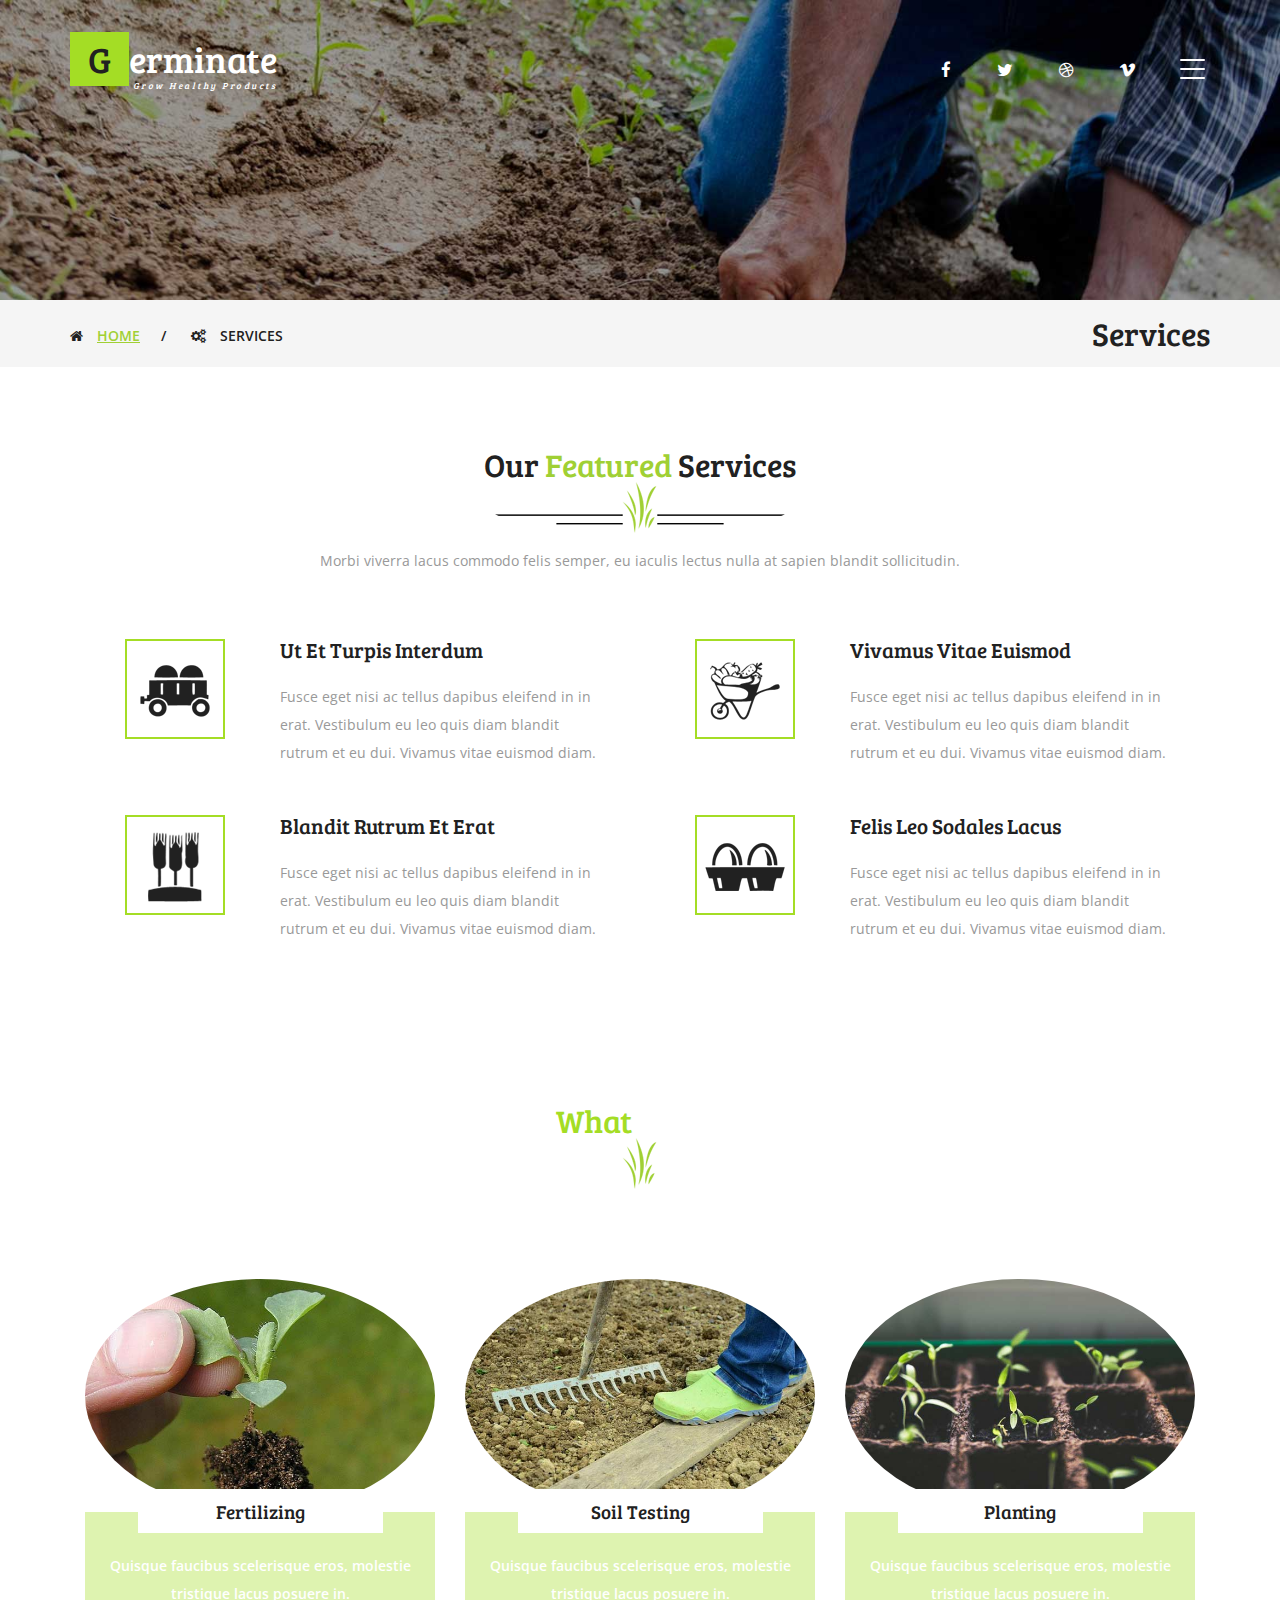
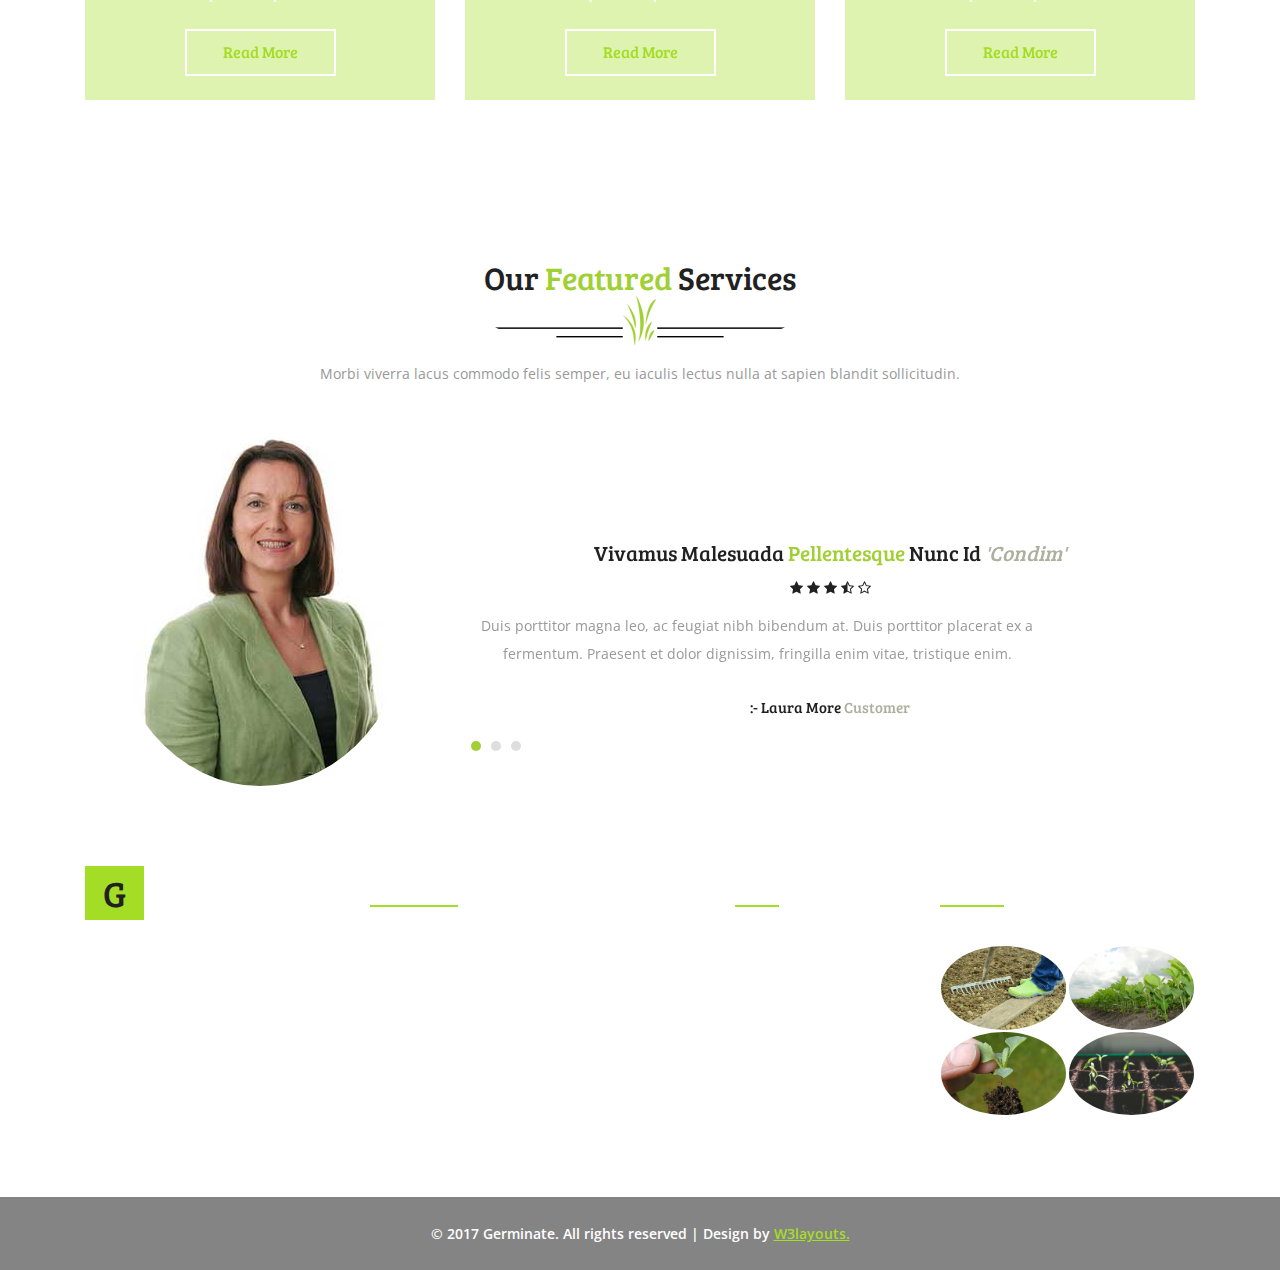
<file: services.html>
<!--
author: W3layouts
author URL: http://w3layouts.com
License: Creative Commons Attribution 3.0 Unported
License URL: http://creativecommons.org/licenses/by/3.0/
-->
<!DOCTYPE html>
<html lang="en">
<head>
<title>Germinate an Agriculture Category Flat Bootstrap Responsive Website Template | Services :: w3layouts</title>
<!-- custom-theme -->
<meta name="viewport" content="width=device-width, initial-scale=1">
<meta http-equiv="Content-Type" content="text/html; charset=utf-8" />
<meta name="keywords" content="Germinate Responsive web template, Bootstrap Web Templates, Flat Web Templates, Android Compatible web template, 
Smartphone Compatible web template, free webdesigns for Nokia, Samsung, LG, SonyEricsson, Motorola web design" />
<script type="application/x-javascript"> addEventListener("load", function() { setTimeout(hideURLbar, 0); }, false);
		function hideURLbar(){ window.scrollTo(0,1); } </script>
<!-- //custom-theme -->
<link href="css/bootstrap.css" rel="stylesheet" type="text/css" media="all" />
<link href="css/style.css" rel="stylesheet" type="text/css" media="all" />
<!-- js -->
<script type="text/javascript" src="js/jquery-2.1.4.min.js"></script>
<!-- //js -->
<link rel="stylesheet" href="css/flexslider.css" type="text/css" media="screen" property="" />
<!-- font-awesome-icons -->
<link href="css/font-awesome.css" rel="stylesheet"> 
<!-- //font-awesome-icons -->
<link href="//fonts.googleapis.com/css?family=Bree+Serif&amp;subset=latin-ext" rel="stylesheet">
<link href='//fonts.googleapis.com/css?family=Open+Sans:400,300,300italic,400italic,600,600italic,700,700italic,800,800italic' rel='stylesheet' type='text/css'>
</head>
	
<body>
<!-- banner -->
	<div class="banner1">
		<div class="container">
			<div class="w3_agileits_banner_main_grid">
				<div class="w3_agile_logo">
					<h1><a href="index.html"><span>G</span>erminate<i>Grow healthy products</i></a></h1>
				</div>
				<div class="agile_social_icons_banner">
					<ul class="agileits_social_list">
						<li><a href="#" class="w3_agile_facebook"><i class="fa fa-facebook" aria-hidden="true"></i></a></li>
						<li><a href="#" class="agile_twitter"><i class="fa fa-twitter" aria-hidden="true"></i></a></li>
						<li><a href="#" class="w3_agile_dribble"><i class="fa fa-dribbble" aria-hidden="true"></i></a></li>
						<li><a href="#" class="w3_agile_vimeo"><i class="fa fa-vimeo" aria-hidden="true"></i></a></li>
					</ul>
				</div>
				<div class="agileits_w3layouts_menu">
					<div class="shy-menu">
						<a class="shy-menu-hamburger">
							<span class="layer top"></span>
							<span class="layer mid"></span>
							<span class="layer btm"></span>
						</a>
						<div class="shy-menu-panel">
							<nav class="menu menu--horatio link-effect-8" id="link-effect-8">
								<ul class="w3layouts_menu__list">
									<li><a href="index.html">Home</a></li>
									<li><a href="about.html">About Us</a></li> 
									<li class="active"><a href="services.html">Services</a></li>
									<li><a href="gallery.html">Gallery</a></li> 
									<li><a href="contact.html">Contact Us</a></li>
								</ul>
							</nav>
						</div>
						<div class="clearfix"> </div>
					</div>
				</div>
				<div class="clearfix"> </div>
			</div>
		</div>
	</div>
<!-- banner -->
<!-- bootstrap-pop-up -->
	<div class="modal video-modal fade" id="myModal" tabindex="-1" role="dialog" aria-labelledby="myModal">
		<div class="modal-dialog" role="document">
			<div class="modal-content">
				<div class="modal-header">
					Germinate
					<button type="button" class="close" data-dismiss="modal" aria-label="Close"><span aria-hidden="true">&times;</span></button>						
				</div>
				<section>
					<div class="modal-body">
						<img src="images/4.jpg" alt=" " class="img-responsive" />
						<p>Ut enim ad minima veniam, quis nostrum 
							exercitationem ullam corporis suscipit laboriosam, 
							nisi ut aliquid ex ea commodi consequatur? Quis autem 
							vel eum iure reprehenderit qui in ea voluptate velit 
							esse quam nihil molestiae consequatur, vel illum qui 
							dolorem eum fugiat quo voluptas nulla pariatur.
							<i>" Quis autem vel eum iure reprehenderit qui in ea voluptate velit 
								esse quam nihil molestiae consequatur.</i></p>
					</div>
				</section>
			</div>
		</div>
	</div>
<!-- //bootstrap-pop-up -->
<!-- breadcrumbs -->
	<div class="breadcrumbs">
		<div class="container">
			<div class="w3layouts_breadcrumbs_left">
				<ul>
					<li><i class="fa fa-home" aria-hidden="true"></i><a href="index.html">Home</a><span>/</span></li>
					<li><i class="fa fa-cogs" aria-hidden="true"></i>Services</li>
				</ul>
			</div>
			<div class="w3layouts_breadcrumbs_right">
				<h2>Services</h2>
			</div>
			<div class="clearfix"> </div>
		</div>
	</div>
<!-- //breadcrumbs -->
<!-- services -->
	<div class="welcome">
		<div class="container">
			<h3 class="agileits_w3layouts_head">Our <span>Featured</span> Services</h3>
			<div class="w3_agile_image">
				<img src="images/1.png" alt=" " class="img-responsive" />
			</div>
			<p class="agile_para">Morbi viverra lacus commodo felis semper, eu iaculis lectus nulla at sapien blandit sollicitudin.</p>
			<div class="w3_agile_services_grids"> 
				<div class="col-md-6 w3_agile_services_grid"> 
					<div class="col-xs-4 w3_agile_services_grid_left"> 
						<div class="agile_services_grid_left1 hvr-radial-out"> 
							<img src="images/13.png" alt=" " class="img-responsive" />
						</div>
					</div>
					<div class="col-xs-8 w3_agile_services_grid_right"> 
						<h4>Ut et turpis interdum</h4>
						<p>Fusce eget nisi ac tellus dapibus eleifend in in erat. Vestibulum eu leo quis 
							diam blandit rutrum et eu dui. Vivamus vitae euismod diam.</p>
					</div>
					<div class="clearfix"> </div>
				</div>
				<div class="col-md-6 w3_agile_services_grid"> 
					<div class="col-xs-4 w3_agile_services_grid_left"> 
						<div class="agile_services_grid_left1 hvr-radial-out"> 
							<img src="images/14.png" alt=" " class="img-responsive" />
						</div>
					</div>
					<div class="col-xs-8 w3_agile_services_grid_right"> 
						<h4>Vivamus vitae euismod</h4>
						<p>Fusce eget nisi ac tellus dapibus eleifend in in erat. Vestibulum eu leo quis 
							diam blandit rutrum et eu dui. Vivamus vitae euismod diam.</p>
					</div>
					<div class="clearfix"> </div>
				</div>
				<div class="col-md-6 w3_agile_services_grid"> 
					<div class="col-xs-4 w3_agile_services_grid_left"> 
						<div class="agile_services_grid_left1 hvr-radial-out"> 
							<img src="images/15.png" alt=" " class="img-responsive" />
						</div>
					</div>
					<div class="col-xs-8 w3_agile_services_grid_right"> 
						<h4>blandit rutrum et erat</h4>
						<p>Fusce eget nisi ac tellus dapibus eleifend in in erat. Vestibulum eu leo quis 
							diam blandit rutrum et eu dui. Vivamus vitae euismod diam.</p>
					</div>
					<div class="clearfix"> </div>
				</div>
				<div class="col-md-6 w3_agile_services_grid"> 
					<div class="col-xs-4 w3_agile_services_grid_left"> 
						<div class="agile_services_grid_left1 hvr-radial-out"> 
							<img src="images/16.png" alt=" " class="img-responsive" />
						</div>
					</div>
					<div class="col-xs-8 w3_agile_services_grid_right"> 
						<h4>felis leo sodales lacus</h4>
						<p>Fusce eget nisi ac tellus dapibus eleifend in in erat. Vestibulum eu leo quis 
							diam blandit rutrum et eu dui. Vivamus vitae euismod diam.</p>
					</div>
					<div class="clearfix"> </div>
				</div>
				<div class="clearfix"> </div>
			</div>
		</div>
	</div>
<!-- //services -->
<!-- services-bottom -->
	<div class="services-bottom">
		<div class="container">
			<h3 class="agileits_w3layouts_head agileinfo_head w3_head"><span>What</span> we do</h3>
			<div class="w3_agile_image">
				<img src="images/17.png" alt=" " class="img-responsive">
			</div>
			<p class="agile_para agileits_para">Morbi viverra lacus commodo felis semper, eu iaculis lectus nulla at sapien blandit sollicitudin.</p>
			<div class="w3ls_news_grids">
				<div class="col-md-4 w3_agileits_services_bottom_grid">
					<div class="wthree_services_bottom_grid1">
						<img src="images/5.jpg" alt=" " class="img-responsive" />
						<div class="wthree_services_bottom_grid1_pos">
							<h4>Fertilizing</h4>
						</div>
					</div>
					<div class="agileinfo_services_bottom_grid2">
						<p>Quisque faucibus scelerisque eros, molestie tristique lacus posuere in.</p>
						<div class="agileits_w3layouts_learn_more hvr-radial-out">
							<a href="#" data-toggle="modal" data-target="#myModal">Read More</a>
						</div>
					</div>
				</div>
				<div class="col-md-4 w3_agileits_services_bottom_grid">
					<div class="wthree_services_bottom_grid1">
						<img src="images/6.jpg" alt=" " class="img-responsive" />
						<div class="wthree_services_bottom_grid1_pos">
							<h4>Soil Testing</h4>
						</div>
					</div>
					<div class="agileinfo_services_bottom_grid2">
						<p>Quisque faucibus scelerisque eros, molestie tristique lacus posuere in.</p>
						<div class="agileits_w3layouts_learn_more hvr-radial-out">
							<a href="#" data-toggle="modal" data-target="#myModal">Read More</a>
						</div>
					</div>
				</div>
				<div class="col-md-4 w3_agileits_services_bottom_grid">
					<div class="wthree_services_bottom_grid1">
						<img src="images/3.jpg" alt=" " class="img-responsive" />
						<div class="wthree_services_bottom_grid1_pos">
							<h4>Planting</h4>
						</div>
					</div>
					<div class="agileinfo_services_bottom_grid2">
						<p>Quisque faucibus scelerisque eros, molestie tristique lacus posuere in.</p>
						<div class="agileits_w3layouts_learn_more hvr-radial-out">
							<a href="#" data-toggle="modal" data-target="#myModal">Read More</a>
						</div>
					</div>
				</div>
				<div class="clearfix"> </div>
			</div>
		</div>
	</div>
<!-- //services-bottom -->
<!-- testimonials -->
	<div class="testimonials">
		<div class="container">
			<h3 class="agileits_w3layouts_head">Our <span>Featured</span> Services</h3>
			<div class="w3_agile_image">
				<img src="images/1.png" alt=" " class="img-responsive">
			</div>
			<p class="agile_para">Morbi viverra lacus commodo felis semper, eu iaculis lectus nulla at sapien blandit sollicitudin.</p>
			<div class="w3ls_news_grids">
				<section class="slider">
					<div class="flexslider">
						<ul class="slides">
							<li>
								<div class="agile_testimonials_grid">
									<div class="col-md-4 agile_testimonials_grid_left">
										<img src="images/15.jpg" alt=" " class="img-responsive" />
									</div>
									<div class="col-md-8 agile_testimonials_grid_right">
										<h5>Vivamus malesuada <span>pellentesque</span> nunc id <i>'condim'</i></h5>
										<div class="wthree_stars">
											<ul>
												<li><i class="fa fa-star"></i></li>
												<li><i class="fa fa-star"></i></li>
												<li><i class="fa fa-star"></i></li>
												<li><i class="fa fa-star-half-o"></i></li>
												<li><i class="fa fa-star-o"></i></li>
											</ul>
										</div>
										<p>Duis porttitor magna leo, ac feugiat nibh bibendum at. Duis porttitor 
											placerat ex a fermentum. Praesent et dolor dignissim, fringilla enim vitae, 
											tristique enim.</p>
										<h6>:- Laura More <span>Customer</span></h6>
									</div>
									<div class="clearfix"> </div>
								</div>
							</li>
							<li>
								<div class="agile_testimonials_grid">
									<div class="col-md-4 agile_testimonials_grid_left">
										<img src="images/14.jpg" alt=" " class="img-responsive" />
									</div>
									<div class="col-md-8 agile_testimonials_grid_right">
										<h5>Quisque eu aliquam <span>dignissim</span> ex a <i>'fringilla'</i></h5>
										<div class="wthree_stars">
											<ul>
												<li><i class="fa fa-star"></i></li>
												<li><i class="fa fa-star"></i></li>
												<li><i class="fa fa-star"></i></li>
												<li><i class="fa fa-star"></i></li>
												<li><i class="fa fa-star-o"></i></li>
											</ul>
										</div>
										<p>Duis porttitor magna leo, ac feugiat nibh bibendum at. Duis porttitor 
											placerat ex a fermentum. Praesent et dolor dignissim, fringilla enim vitae, 
											tristique enim.</p>
										<h6>:- Henry Paul <span>Customer</span></h6>
									</div>
									<div class="clearfix"> </div>
								</div>
							</li>
							<li>
								<div class="agile_testimonials_grid">
									<div class="col-md-4 agile_testimonials_grid_left">
										<img src="images/16.jpg" alt=" " class="img-responsive" />
									</div>
									<div class="col-md-8 agile_testimonials_grid_right">
										<h5>Vivamus malesuada <span>pellentesque</span> nunc id <i>'condim'</i></h5>
										<div class="wthree_stars">
											<ul>
												<li><i class="fa fa-star"></i></li>
												<li><i class="fa fa-star"></i></li>
												<li><i class="fa fa-star-half-o"></i></li>
												<li><i class="fa fa-star-half-o"></i></li>
												<li><i class="fa fa-star-o"></i></li>
											</ul>
										</div>
										<p>Duis porttitor magna leo, ac feugiat nibh bibendum at. Duis porttitor 
											placerat ex a fermentum. Praesent et dolor dignissim, fringilla enim vitae, 
											tristique enim.</p>
										<h6>:- Andria Carl <span>Customer</span></h6>
									</div>
									<div class="clearfix"> </div>
								</div>
							</li>
						</ul>
					</div>
				</section>
			</div>
		</div>
	</div>
<!-- //testimonials -->
<!-- flexSlider -->
	<script defer src="js/jquery.flexslider.js"></script>
	<script type="text/javascript">
		$(window).load(function(){
		  $('.flexslider').flexslider({
			animation: "slide",
			start: function(slider){
			  $('body').removeClass('loading');
			}
		  });
		});
  </script>
<!-- //flexSlider -->
<!-- footer -->
	<div class="footer">
		<div class="container">
			<div class="w3agile_footer_grids">
				<div class="col-md-3 agileinfo_footer_grid">
					<div class="agileits_w3layouts_footer_logo">
						<h2><a href="index.html"><span>G</span>erminate<i>Grow healthy products</i></a></h2>
					</div>
				</div>
				<div class="col-md-4 agileinfo_footer_grid">
					<h3>Contact Info</h3>
					<h4>Call Us <span>+1234 567 891</span></h4>
					<p>My Company, 875 Jewel Road <span>8907 Ukraine.</span></p>
					<ul class="agileits_social_list">
						<li><a href="#" class="w3_agile_facebook"><i class="fa fa-facebook" aria-hidden="true"></i></a></li>
						<li><a href="#" class="agile_twitter"><i class="fa fa-twitter" aria-hidden="true"></i></a></li>
						<li><a href="#" class="w3_agile_dribble"><i class="fa fa-dribbble" aria-hidden="true"></i></a></li>
						<li><a href="#" class="w3_agile_vimeo"><i class="fa fa-vimeo" aria-hidden="true"></i></a></li>
					</ul>
				</div>
				<div class="col-md-2 agileinfo_footer_grid agileinfo_footer_grid1">
					<h3>Navigation</h3>
					<ul class="w3layouts_footer_nav">
						<li><a href="index.html"><i class="fa fa-long-arrow-right" aria-hidden="true"></i>Home</a></li>
						<li><a href="icons.html"><i class="fa fa-long-arrow-right" aria-hidden="true"></i>Web Icons</a></li>
						<li><a href="typography.html"><i class="fa fa-long-arrow-right" aria-hidden="true"></i>Typography</a></li>
						<li><a href="contact.html"><i class="fa fa-long-arrow-right" aria-hidden="true"></i>Contact Us</a></li>
					</ul>
				</div>
				<div class="col-md-3 agileinfo_footer_grid">
					<h3>Blog Posts</h3>
					<div class="agileinfo_footer_grid_left">
						<a href="#" data-toggle="modal" data-target="#myModal"><img src="images/6.jpg" alt=" " class="img-responsive" /></a>
					</div>
					<div class="agileinfo_footer_grid_left">
						<a href="#" data-toggle="modal" data-target="#myModal"><img src="images/2.jpg" alt=" " class="img-responsive" /></a>
					</div>
					<div class="agileinfo_footer_grid_left">
						<a href="#" data-toggle="modal" data-target="#myModal"><img src="images/5.jpg" alt=" " class="img-responsive" /></a>
					</div>
					<div class="agileinfo_footer_grid_left">
						<a href="#" data-toggle="modal" data-target="#myModal"><img src="images/3.jpg" alt=" " class="img-responsive" /></a>
					</div>
					<div class="clearfix"> </div>
				</div>
				<div class="clearfix"> </div>
			</div>
		</div>
		<div class="w3_agileits_footer_copy">
			<div class="container">
				<p>© 2017 Germinate. All rights reserved | Design by <a href="http://w3layouts.com">W3layouts.</a></p>
			</div>
		</div>
	</div>
<!-- //footer -->
<!-- menu -->
	<script>
		$(function() {
			
			initDropDowns($("div.shy-menu"));

		});

		function initDropDowns(allMenus) {

			allMenus.children(".shy-menu-hamburger").on("click", function() {
				
				var thisTrigger = jQuery(this),
					thisMenu = thisTrigger.parent(),
					thisPanel = thisTrigger.next();

				if (thisMenu.hasClass("is-open")) {

					thisMenu.removeClass("is-open");

				} else {			
					
					allMenus.removeClass("is-open");	
					thisMenu.addClass("is-open");
					thisPanel.on("click", function(e) {
						e.stopPropagation();
					});
				}
				
				return false;
			});
		}
	</script>
<!-- //menu -->
<!-- start-smoth-scrolling -->
<script type="text/javascript" src="js/move-top.js"></script>
<script type="text/javascript" src="js/easing.js"></script>
<script type="text/javascript">
	jQuery(document).ready(function($) {
		$(".scroll").click(function(event){		
			event.preventDefault();
			$('html,body').animate({scrollTop:$(this.hash).offset().top},1000);
		});
	});
</script>
<!-- start-smoth-scrolling -->
<!-- for bootstrap working -->
	<script src="js/bootstrap.js"></script>
<!-- //for bootstrap working -->
<!-- here stars scrolling icon -->
	<script type="text/javascript">
		$(document).ready(function() {
			/*
				var defaults = {
				containerID: 'toTop', // fading element id
				containerHoverID: 'toTopHover', // fading element hover id
				scrollSpeed: 1200,
				easingType: 'linear' 
				};
			*/
								
			$().UItoTop({ easingType: 'easeOutQuart' });
								
			});
	</script>
<!-- //here ends scrolling icon -->
</body>
</html>
</file>
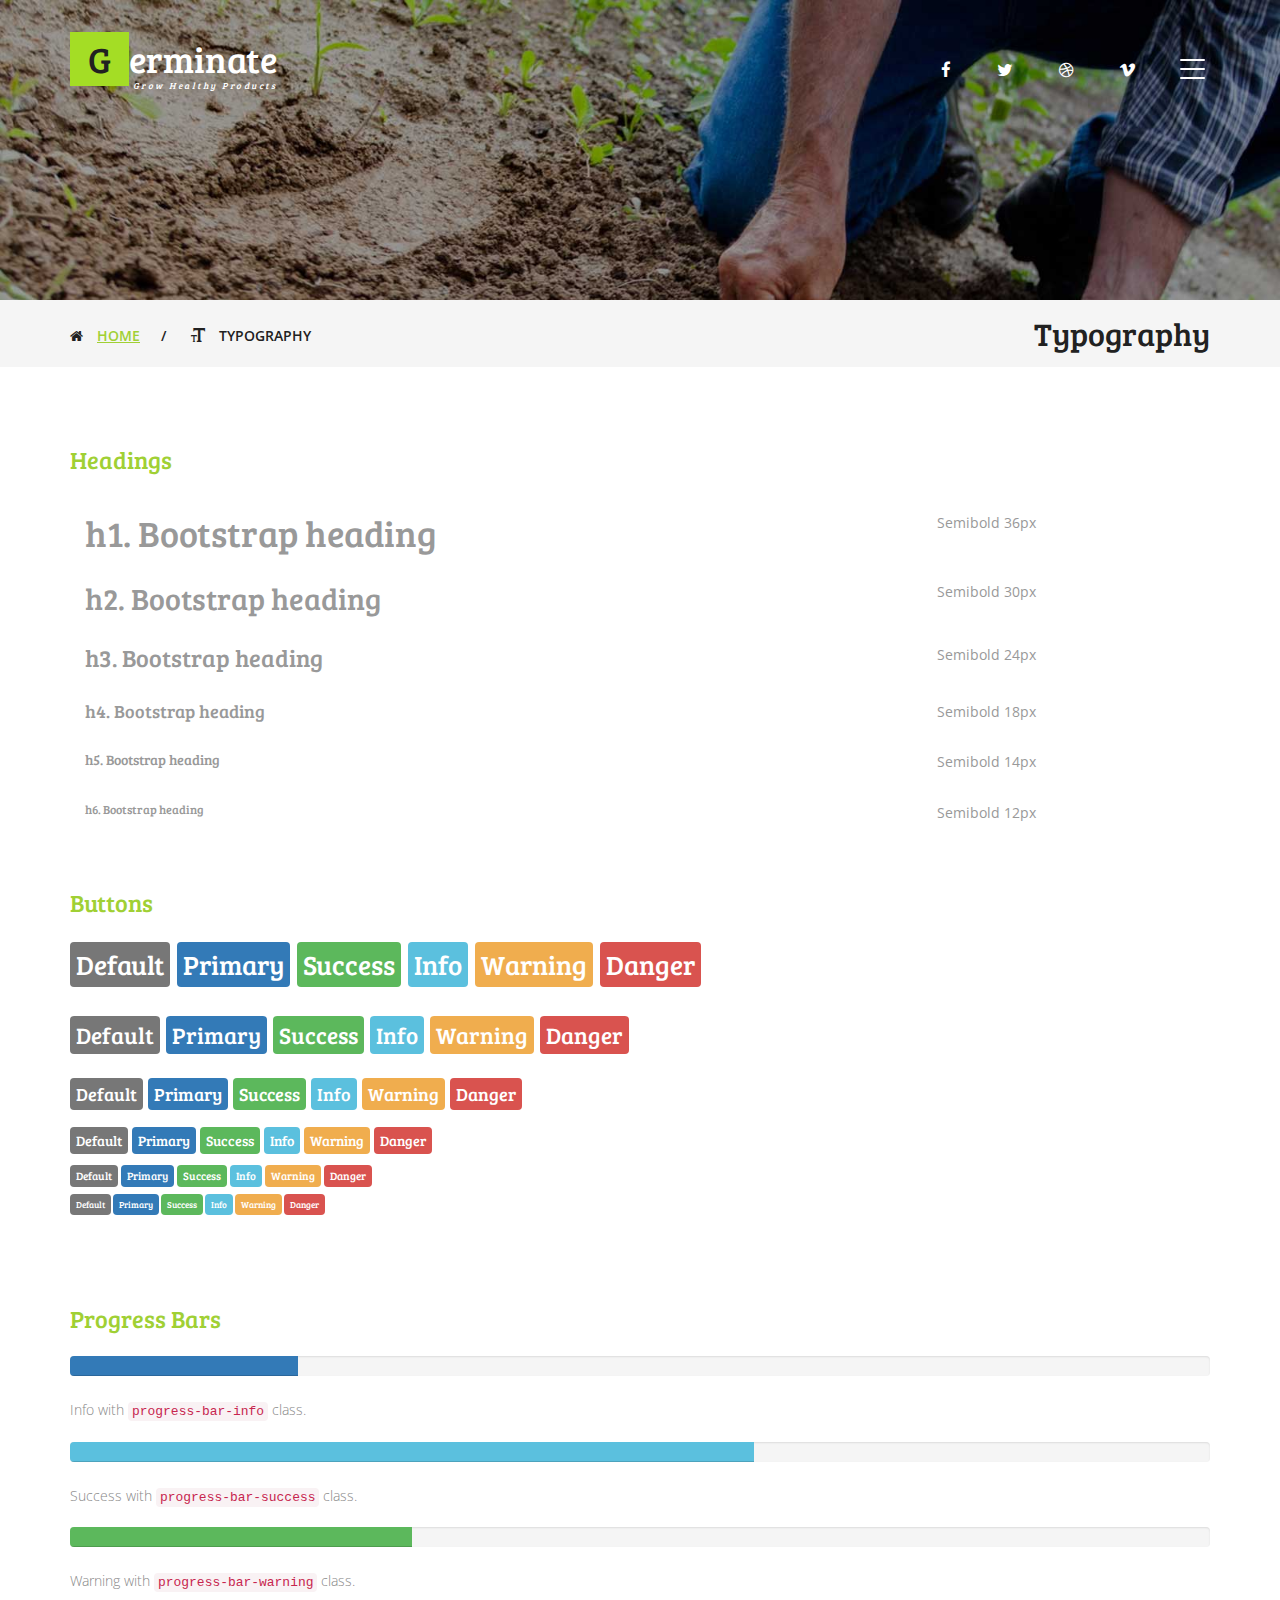
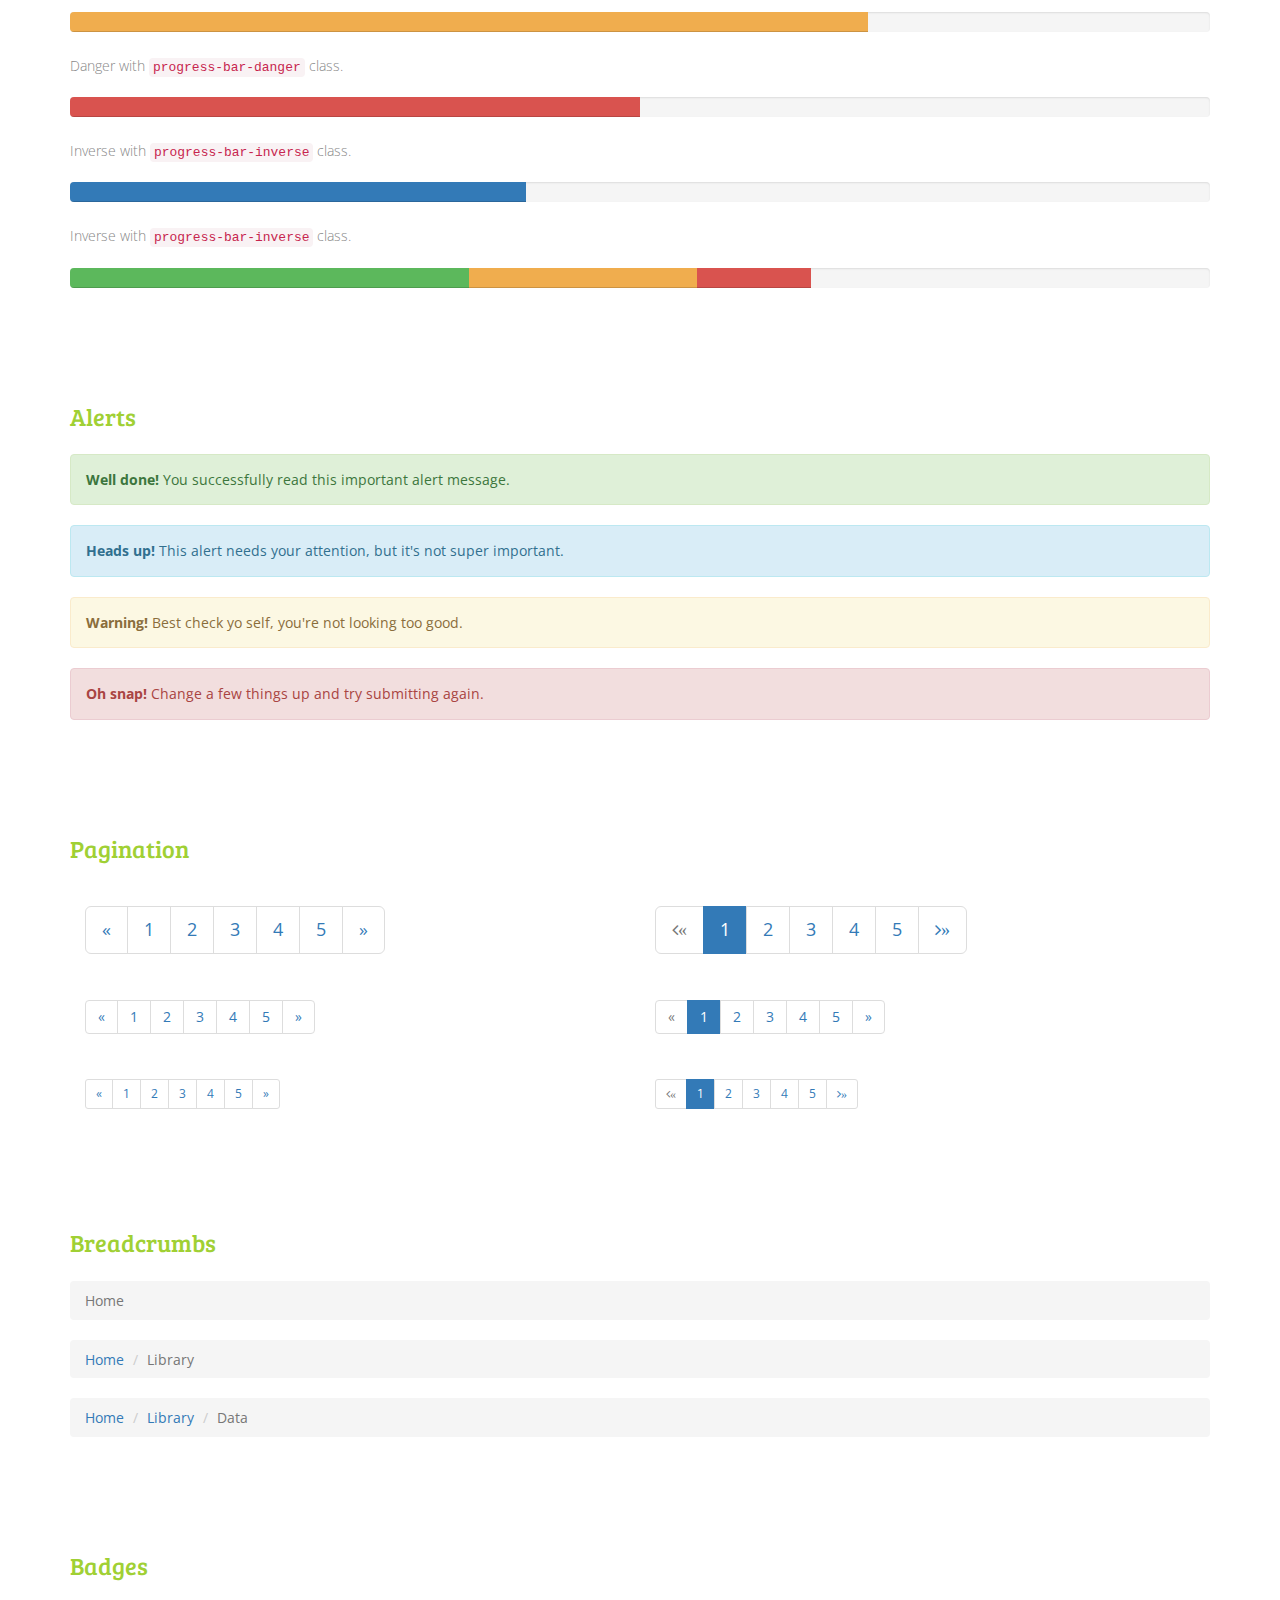
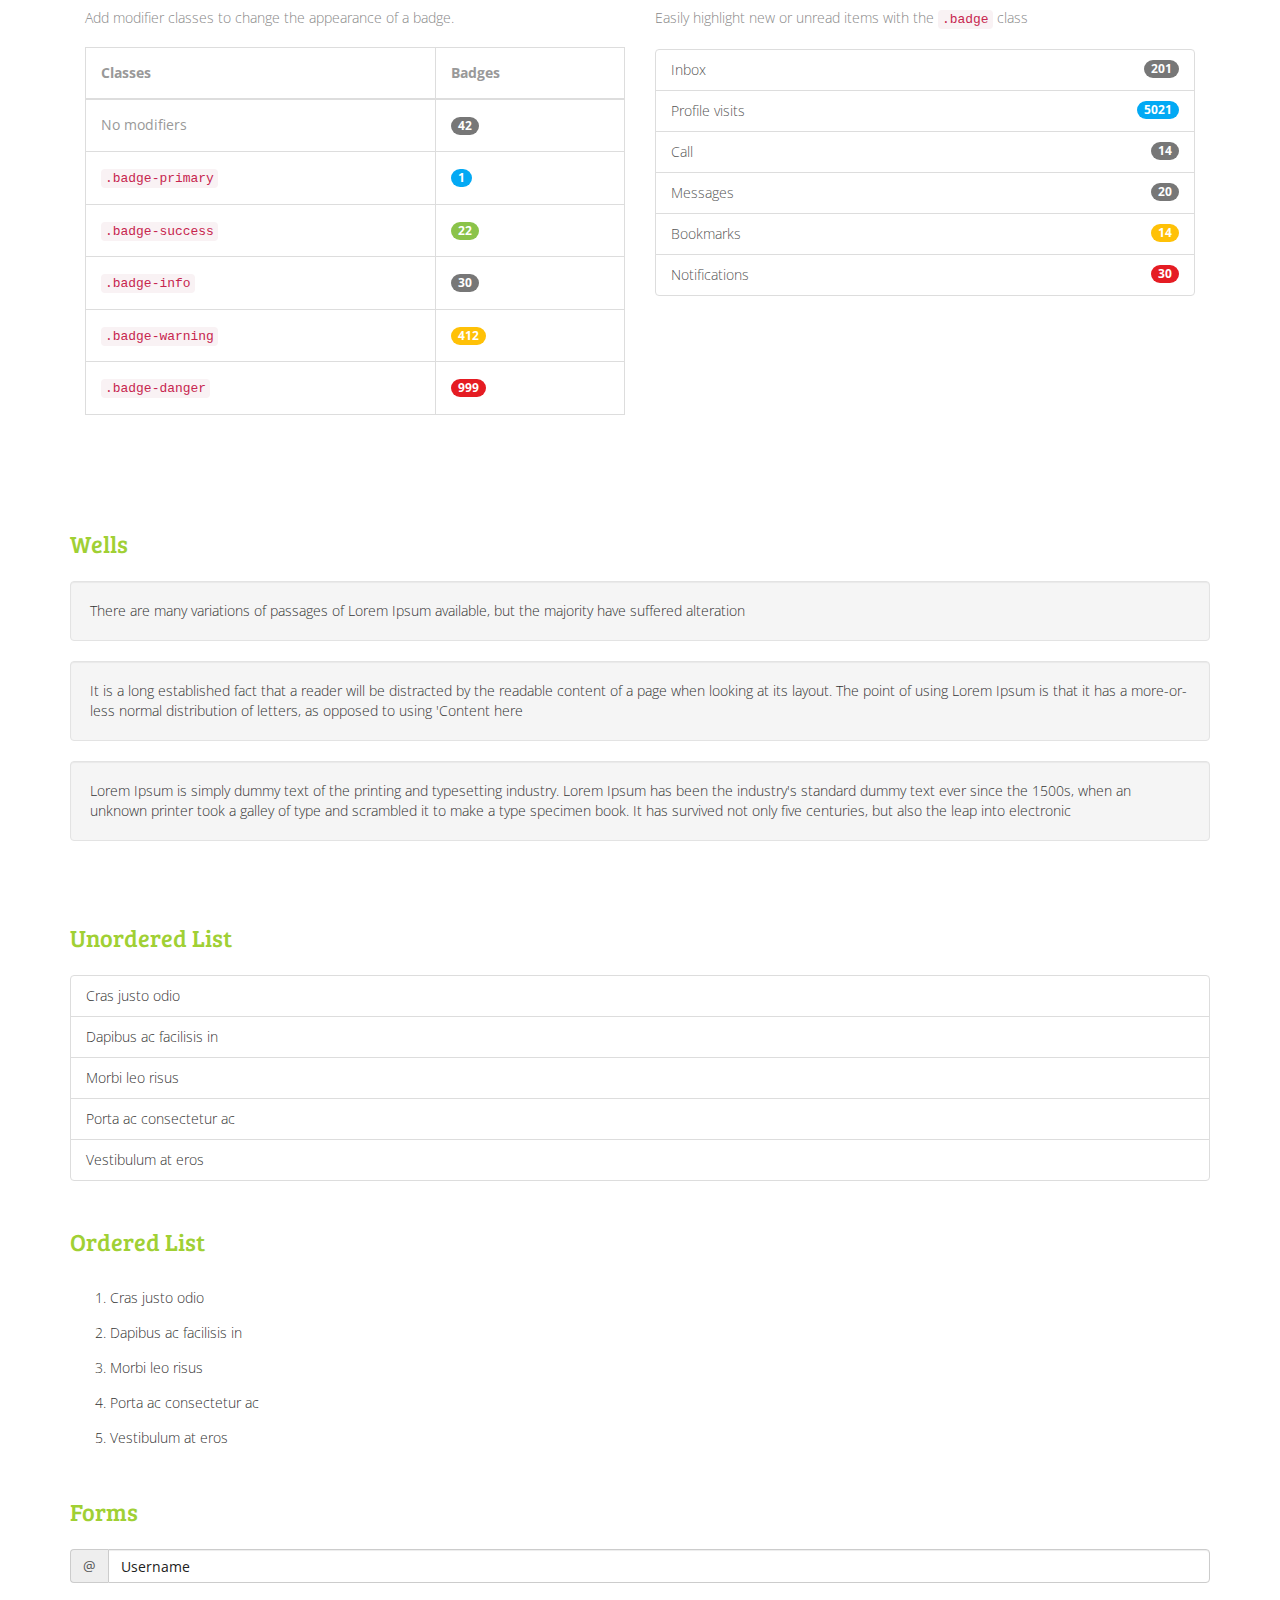
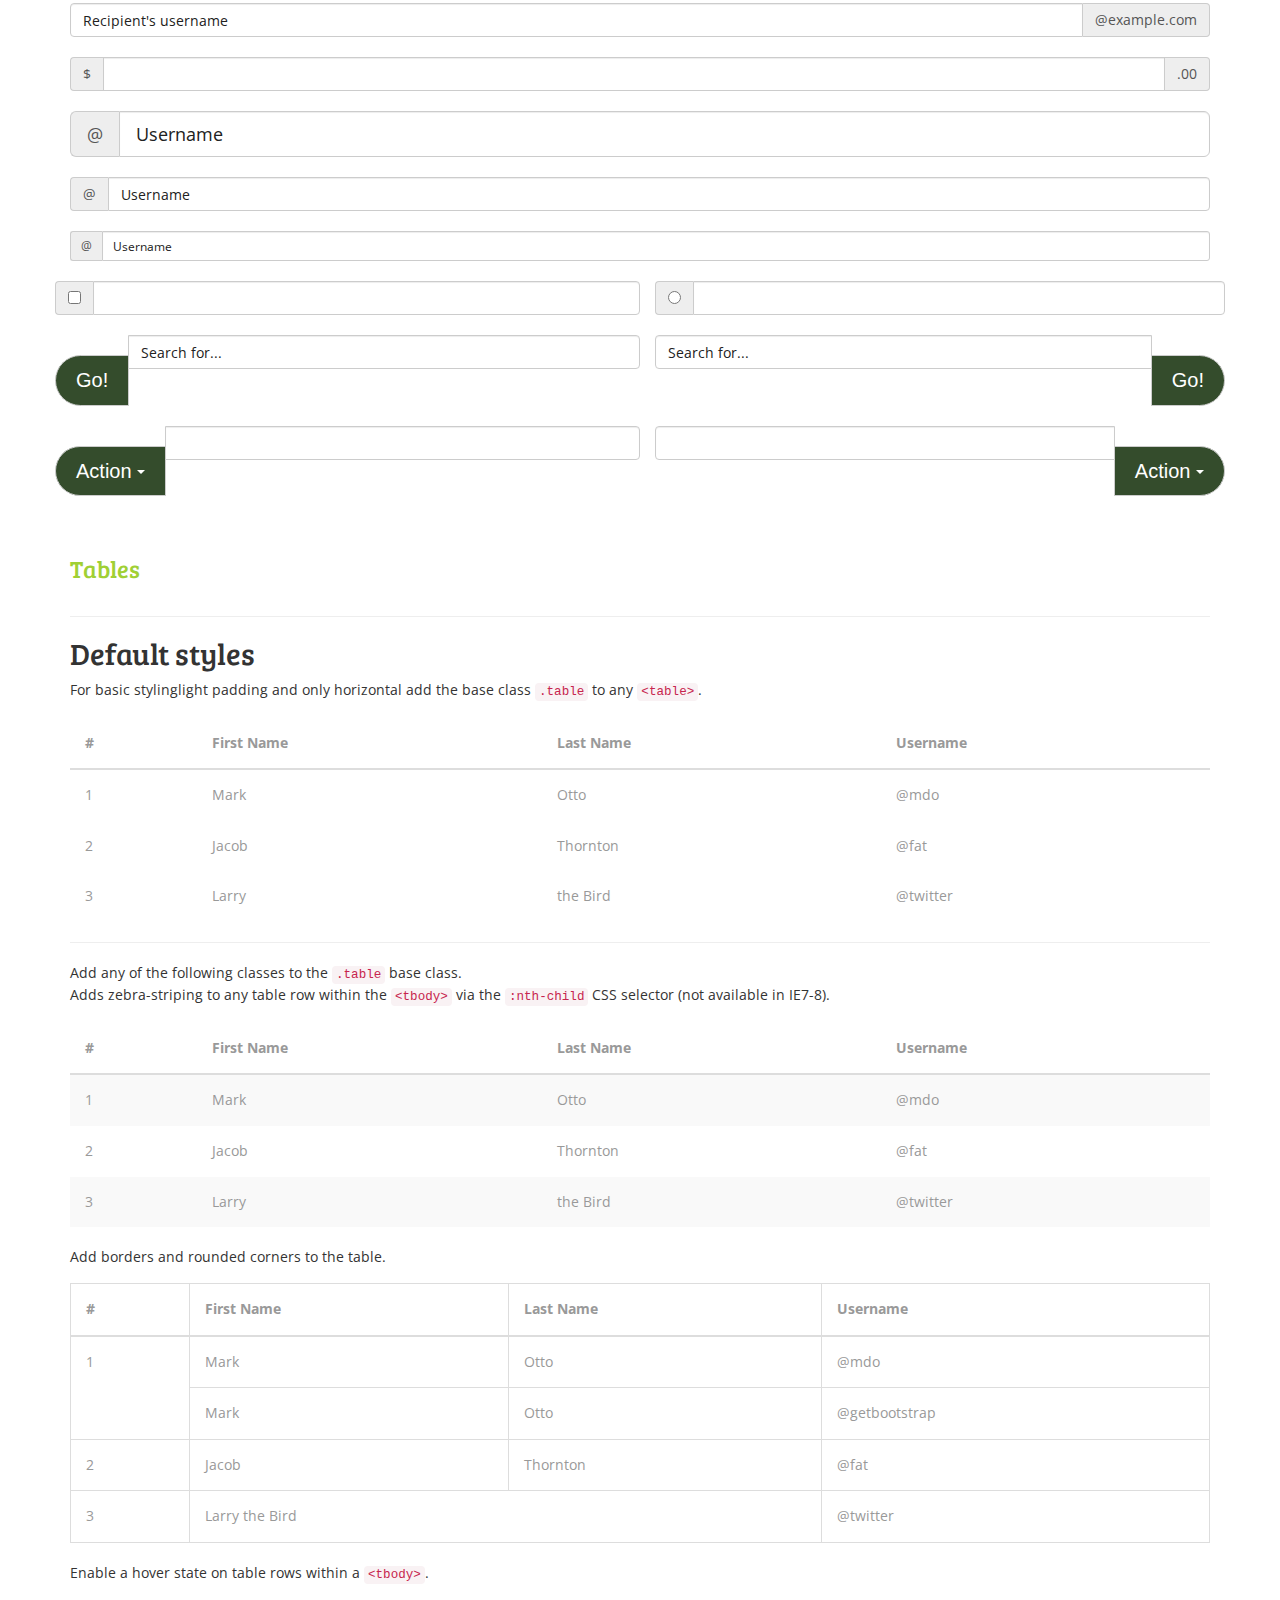
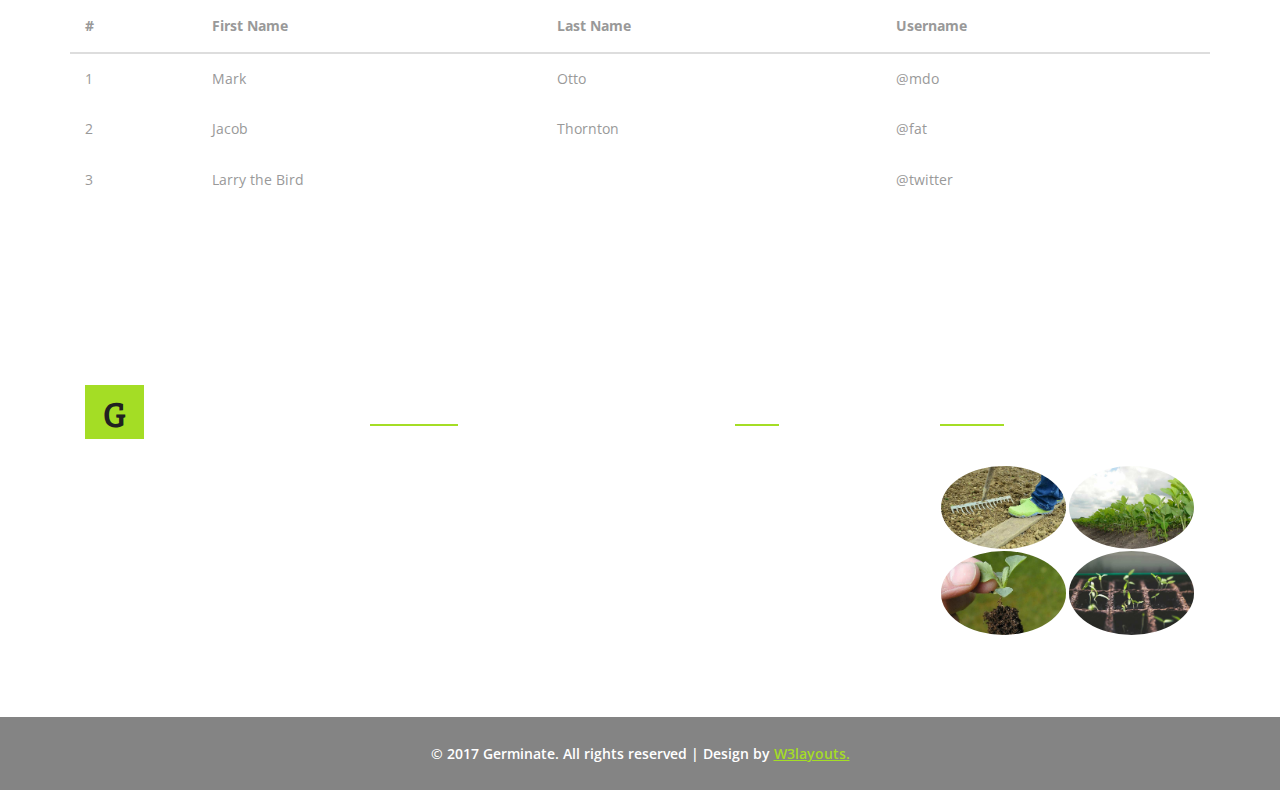
<file: typography.html>
<!--
author: W3layouts
author URL: http://w3layouts.com
License: Creative Commons Attribution 3.0 Unported
License URL: http://creativecommons.org/licenses/by/3.0/
-->
<!DOCTYPE html>
<html lang="en">
<head>
<title>Germinate an Agriculture Category Flat Bootstrap Responsive Website Template | Typography :: w3layouts</title>
<!-- custom-theme -->
<meta name="viewport" content="width=device-width, initial-scale=1">
<meta http-equiv="Content-Type" content="text/html; charset=utf-8" />
<meta name="keywords" content="Germinate Responsive web template, Bootstrap Web Templates, Flat Web Templates, Android Compatible web template, 
Smartphone Compatible web template, free webdesigns for Nokia, Samsung, LG, SonyEricsson, Motorola web design" />
<script type="application/x-javascript"> addEventListener("load", function() { setTimeout(hideURLbar, 0); }, false);
		function hideURLbar(){ window.scrollTo(0,1); } </script>
<!-- //custom-theme -->
<link href="css/bootstrap.css" rel="stylesheet" type="text/css" media="all" />
<link href="css/style.css" rel="stylesheet" type="text/css" media="all" />
<!-- js -->
<script type="text/javascript" src="js/jquery-2.1.4.min.js"></script>
<!-- //js -->
<!-- font-awesome-icons -->
<link href="css/font-awesome.css" rel="stylesheet"> 
<!-- //font-awesome-icons -->
<link href="//fonts.googleapis.com/css?family=Bree+Serif&amp;subset=latin-ext" rel="stylesheet">
<link href='//fonts.googleapis.com/css?family=Open+Sans:400,300,300italic,400italic,600,600italic,700,700italic,800,800italic' rel='stylesheet' type='text/css'>
</head>
	
<body>
<!-- banner -->
	<div class="banner1">
		<div class="container">
			<div class="w3_agileits_banner_main_grid">
				<div class="w3_agile_logo">
					<h1><a href="index.html"><span>G</span>erminate<i>Grow healthy products</i></a></h1>
				</div>
				<div class="agile_social_icons_banner">
					<ul class="agileits_social_list">
						<li><a href="#" class="w3_agile_facebook"><i class="fa fa-facebook" aria-hidden="true"></i></a></li>
						<li><a href="#" class="agile_twitter"><i class="fa fa-twitter" aria-hidden="true"></i></a></li>
						<li><a href="#" class="w3_agile_dribble"><i class="fa fa-dribbble" aria-hidden="true"></i></a></li>
						<li><a href="#" class="w3_agile_vimeo"><i class="fa fa-vimeo" aria-hidden="true"></i></a></li>
					</ul>
				</div>
				<div class="agileits_w3layouts_menu">
					<div class="shy-menu">
						<a class="shy-menu-hamburger">
							<span class="layer top"></span>
							<span class="layer mid"></span>
							<span class="layer btm"></span>
						</a>
						<div class="shy-menu-panel">
							<nav class="menu menu--horatio link-effect-8" id="link-effect-8">
								<ul class="w3layouts_menu__list">
									<li><a href="index.html">Home</a></li>
									<li><a href="about.html">About Us</a></li> 
									<li><a href="services.html">Services</a></li>
									<li><a href="gallery.html">Gallery</a></li> 
									<li><a href="contact.html">Contact Us</a></li>
								</ul>
							</nav>
						</div>
						<div class="clearfix"> </div>
					</div>
				</div>
				<div class="clearfix"> </div>
			</div>
		</div>
	</div>
<!-- banner -->
<!-- bootstrap-pop-up -->
	<div class="modal video-modal fade" id="myModal" tabindex="-1" role="dialog" aria-labelledby="myModal">
		<div class="modal-dialog" role="document">
			<div class="modal-content">
				<div class="modal-header">
					Germinate
					<button type="button" class="close" data-dismiss="modal" aria-label="Close"><span aria-hidden="true">&times;</span></button>						
				</div>
				<section>
					<div class="modal-body">
						<img src="images/4.jpg" alt=" " class="img-responsive" />
						<p>Ut enim ad minima veniam, quis nostrum 
							exercitationem ullam corporis suscipit laboriosam, 
							nisi ut aliquid ex ea commodi consequatur? Quis autem 
							vel eum iure reprehenderit qui in ea voluptate velit 
							esse quam nihil molestiae consequatur, vel illum qui 
							dolorem eum fugiat quo voluptas nulla pariatur.
							<i>" Quis autem vel eum iure reprehenderit qui in ea voluptate velit 
								esse quam nihil molestiae consequatur.</i></p>
					</div>
				</section>
			</div>
		</div>
	</div>
<!-- //bootstrap-pop-up -->
<!-- breadcrumbs -->
	<div class="breadcrumbs">
		<div class="container">
			<div class="w3layouts_breadcrumbs_left">
				<ul>
					<li><i class="fa fa-home" aria-hidden="true"></i><a href="index.html">Home</a><span>/</span></li>
					<li><i class="glyphicon glyphicon-text-size"></i>Typography</li>
				</ul>
			</div>
			<div class="w3layouts_breadcrumbs_right">
				<h2>Typography</h2>
			</div>
			<div class="clearfix"> </div>
		</div>
	</div>
<!-- //breadcrumbs -->
<!-- typography -->
	<div class="welcome">
		<div class="container">
			<div class="grid_3 grid_4 w3layouts">
				<h3 class="hdg">Headings</h3>
				<div class="bs-example">
					<table class="table">
						<tbody>
							<tr>
								<td><h1 id="h1.-bootstrap-heading">h1. Bootstrap heading<a class="anchorjs-link" href="#h1.-bootstrap-heading"><span class="anchorjs-icon"></span></a></h1></td>
								<td class="type-info">Semibold 36px</td>
							</tr>
							<tr>
								<td><h2 id="h2.-bootstrap-heading">h2. Bootstrap heading<a class="anchorjs-link" href="#h2.-bootstrap-heading"><span class="anchorjs-icon"></span></a></h2></td>
								<td class="type-info">Semibold 30px</td>
							</tr>
							<tr>
								<td><h3 id="h3.-bootstrap-heading">h3. Bootstrap heading<a class="anchorjs-link" href="#h3.-bootstrap-heading"><span class="anchorjs-icon"></span></a></h3></td>
								<td class="type-info">Semibold 24px</td>
							</tr>
							<tr>
								<td><h4 id="h4.-bootstrap-heading">h4. Bootstrap heading<a class="anchorjs-link" href="#h4.-bootstrap-heading"><span class="anchorjs-icon"></span></a></h4></td>
								<td class="type-info">Semibold 18px</td>
							</tr>
							<tr>
								<td><h5 id="h5.-bootstrap-heading">h5. Bootstrap heading<a class="anchorjs-link" href="#h5.-bootstrap-heading"><span class="anchorjs-icon"></span></a></h5></td>
								<td class="type-info">Semibold 14px</td>
							</tr>
							<tr>
								<td><h6>h6. Bootstrap heading</h6></td>
								<td class="type-info">Semibold 12px</td>
							</tr>
						</tbody>
					</table>
				</div>
			</div>
			<div class="grid_3 grid_5 w3">
				<h3>Buttons</h3>
				<h1>
					<a href="#"><span class="label label-default">Default</span></a>
					<a href="#"><span class="label label-primary">Primary</span></a>
					<a href="#"><span class="label label-success">Success</span></a>
					<a href="#"><span class="label label-info">Info</span></a>
					<a href="#"><span class="label label-warning">Warning</span></a>
					<a href="#"><span class="label label-danger">Danger</span></a>
				</h1>
				<h2>
					<a href="#"><span class="label label-default">Default</span></a>
					<a href="#"><span class="label label-primary">Primary</span></a>
					<a href="#"><span class="label label-success">Success</span></a>
					<a href="#"><span class="label label-info">Info</span></a>
					<a href="#"><span class="label label-warning">Warning</span></a>
					<a href="#"><span class="label label-danger">Danger</span></a>
				</h2>
				<h3>
					<a href="#"><span class="label label-default">Default</span></a>
					<a href="#"><span class="label label-primary">Primary</span></a>
					<a href="#"><span class="label label-success">Success</span></a>
					<a href="#"><span class="label label-info">Info</span></a>
					<a href="#"><span class="label label-warning">Warning</span></a>
					<a href="#"><span class="label label-danger">Danger</span></a>
				</h3>
				<h4>
					<a href="#"><span class="label label-default">Default</span></a>
					<a href="#"><span class="label label-primary">Primary</span></a>
					<a href="#"><span class="label label-success">Success</span></a>
					<a href="#"><span class="label label-info">Info</span></a>
					<a href="#"><span class="label label-warning">Warning</span></a>
					<a href="#"><span class="label label-danger">Danger</span></a>
				</h4>
				<h5>
					<a href="#"><span class="label label-default">Default</span></a>
					<a href="#"><span class="label label-primary">Primary</span></a>
					<a href="#"><span class="label label-success">Success</span></a>
					<a href="#"><span class="label label-info">Info</span></a>
					<a href="#"><span class="label label-warning">Warning</span></a>
					<a href="#"><span class="label label-danger">Danger</span></a>
				</h5>
				<h6>
					<a href="#"><span class="label label-default">Default</span></a>
					<a href="#"><span class="label label-primary">Primary</span></a>
					<a href="#"><span class="label label-success">Success</span></a>
					<a href="#"><span class="label label-info">Info</span></a>
					<a href="#"><span class="label label-warning">Warning</span></a>
					<a href="#"><span class="label label-danger">Danger</span></a>
				</h6>
			</div>		
			<div class="grid_3 grid_5 w3l">
				<h3>Progress Bars</h3>
				<div class="tab-content">
					<div class="tab-pane active" id="domprogress">
						<div class="progress">    
							<div class="progress-bar progress-bar-primary" style="width: 20%"></div>
						</div>
						<p>Info with <code>progress-bar-info</code> class.</p>
						<div class="progress">    
							<div class="progress-bar progress-bar-info" style="width: 60%"></div>
						</div>
						<p>Success with <code>progress-bar-success</code> class.</p>
						<div class="progress">
							<div class="progress-bar progress-bar-success" style="width: 30%"></div>
						</div>
						<p>Warning with <code>progress-bar-warning</code> class.</p>
						<div class="progress">
							<div class="progress-bar progress-bar-warning" style="width: 70%"></div>
						</div>
						<p>Danger with <code>progress-bar-danger</code> class.</p>
						<div class="progress">
							<div class="progress-bar progress-bar-danger" style="width: 50%"></div>
						</div>
						<p>Inverse with <code>progress-bar-inverse</code> class.</p>
						<div class="progress">
							<div class="progress-bar progress-bar-inverse" style="width: 40%"></div>
						</div>
						<p>Inverse with <code>progress-bar-inverse</code> class.</p>
						<div class="progress">
							<div class="progress-bar progress-bar-success" style="width: 35%"><span class="sr-only">35% Complete (success)</span></div>
							<div class="progress-bar progress-bar-warning" style="width: 20%"><span class="sr-only">20% Complete (warning)</span></div>
							<div class="progress-bar progress-bar-danger" style="width: 10%"><span class="sr-only">10% Complete (danger)</span></div>
						</div>
					</div>
				</div>
			</div>
			<div class="grid_3 grid_5 w3ls">
				<h3>Alerts</h3>
				<div class="alert alert-success" role="alert">
					<strong>Well done!</strong> You successfully read this important alert message.
				</div>
				<div class="alert alert-info" role="alert">
					<strong>Heads up!</strong> This alert needs your attention, but it's not super important.
				</div>
				<div class="alert alert-warning" role="alert">
					<strong>Warning!</strong> Best check yo self, you're not looking too good.
				</div>
				<div class="alert alert-danger" role="alert">
					<strong>Oh snap!</strong> Change a few things up and try submitting again.
				</div>
			</div>
			<div class="grid_3 grid_5 agileits">
				<h3>Pagination</h3>
				<div class="col-md-6">
					<nav>
						<ul class="pagination pagination-lg">
							<li><a href="#" aria-label="Previous"><span aria-hidden="true">«</span></a></li>
							<li><a href="#">1</a></li>
							<li><a href="#">2</a></li>
							<li><a href="#">3</a></li>
							<li><a href="#">4</a></li>
							<li><a href="#">5</a></li>
							<li><a href="#" aria-label="Next"><span aria-hidden="true">»</span></a></li>
						</ul>
					</nav>
					<nav>
						<ul class="pagination">
							<li><a href="#" aria-label="Previous"><span aria-hidden="true">«</span></a></li>
							<li><a href="#">1</a></li>
							<li><a href="#">2</a></li>
							<li><a href="#">3</a></li>
							<li><a href="#">4</a></li>
							<li><a href="#">5</a></li>
							<li><a href="#" aria-label="Next"><span aria-hidden="true">»</span></a></li>
						</ul>
					</nav>
					<nav>
						<ul class="pagination pagination-sm">
							<li><a href="#" aria-label="Previous"><span aria-hidden="true">«</span></a></li>
							<li><a href="#">1</a></li>
							<li><a href="#">2</a></li>
							<li><a href="#">3</a></li>
							<li><a href="#">4</a></li>
							<li><a href="#">5</a></li>
							<li><a href="#" aria-label="Next"><span aria-hidden="true">»</span></a></li>
						</ul>
					</nav>
				</div>
				<div class="col-md-6">
					<ul class="pagination pagination-lg">
						<li class="disabled"><a href="#"><i class="fa fa-angle-left">«</i></a></li>
						<li class="active"><a href="#">1</a></li>
						<li><a href="#">2</a></li>
						<li><a href="#">3</a></li>
						<li><a href="#">4</a></li>
						<li><a href="#">5</a></li>
						<li><a href="#"><i class="fa fa-angle-right">»</i></a></li>
					</ul>
					<nav>
						<ul class="pagination">
							<li class="disabled"><a href="#" aria-label="Previous"><span aria-hidden="true">«</span></a></li>
							<li class="active"><a href="#">1 <span class="sr-only">(current)</span></a></li>
							<li><a href="#">2</a></li>
							<li><a href="#">3</a></li>
							<li><a href="#">4</a></li>
							<li><a href="#">5</a></li>
							<li><a href="#" aria-label="Next"><span aria-hidden="true">»</span></a></li>
						</ul>
					</nav>
					<ul class="pagination pagination-sm">
						<li class="disabled"><a href="#"><i class="fa fa-angle-left">«</i></a></li>
						<li class="active"><a href="#">1</a></li>
						<li><a href="#">2</a></li>
						<li><a href="#">3</a></li>
						<li><a href="#">4</a></li>
						<li><a href="#">5</a></li>
						<li><a href="#"><i class="fa fa-angle-right">»</i></a></li>
					</ul>
				</div>
				<div class="clearfix"> </div>
			</div>
			<div class="grid_3 grid_5 agileinfo">
				<h3>Breadcrumbs</h3>
				<ol class="breadcrumb">
					<li class="active">Home</li>
				</ol>
				<ol class="breadcrumb">
					<li><a href="#">Home</a></li>
					<li class="active">Library</li>
				</ol>
				<ol class="breadcrumb">
					<li><a href="#">Home</a></li>
					<li><a href="#">Library</a></li>
					<li class="active">Data</li>
				</ol>
			</div>
			<div class="grid_3 grid_5 wthree">
				<h3>Badges</h3>
				<div class="col-md-6 agileits-w3layouts">
					<p>Add modifier classes to change the appearance of a badge.</p>
					<table class="table table-bordered">
						<thead>
							<tr>
								<th>Classes</th>
								<th>Badges</th>
							</tr>
						</thead>
						<tbody>
							<tr>
								<td>No modifiers</td>
								<td><span class="badge">42</span></td>
							</tr>
							<tr>
								<td><code>.badge-primary</code></td>
								<td><span class="badge badge-primary">1</span></td>
							</tr>
							<tr>
								<td><code>.badge-success</code></td>
								<td><span class="badge badge-success">22</span></td>
							</tr>
							<tr>
								<td><code>.badge-info</code></td>
								<td><span class="badge badge-info">30</span></td>
							</tr>
							<tr>
								<td><code>.badge-warning</code></td>
								<td><span class="badge badge-warning">412</span></td>
							</tr>
							<tr>
								<td><code>.badge-danger</code></td>
								<td><span class="badge badge-danger">999</span></td>
							</tr>
						</tbody>
					</table>                    
				</div>
				<div class="col-md-6 w3-agileits">
					<p>Easily highlight new or unread items with the <code>.badge</code> class</p>
					<div class="list-group list-group-alternate"> 
						<a href="#" class="list-group-item"><span class="badge">201</span> <i class="ti ti-email"></i> Inbox </a> 
						<a href="#" class="list-group-item"><span class="badge badge-primary">5021</span> <i class="ti ti-eye"></i> Profile visits </a> 
						<a href="#" class="list-group-item"><span class="badge">14</span> <i class="ti ti-headphone-alt"></i> Call </a> 
						<a href="#" class="list-group-item"><span class="badge">20</span> <i class="ti ti-comments"></i> Messages </a> 
						<a href="#" class="list-group-item"><span class="badge badge-warning">14</span> <i class="ti ti-bookmark"></i> Bookmarks </a> 
						<a href="#" class="list-group-item"><span class="badge badge-danger">30</span> <i class="ti ti-bell"></i> Notifications </a> 
					</div>
				</div>
			   <div class="clearfix"> </div>
			</div>	 
			<div class="grid_3 grid_5 agile">
				<h3>Wells</h3>
				<div class="well">
					There are many variations of passages of Lorem Ipsum available, but the majority have suffered alteration
				</div>
				<div class="well">
					It is a long established fact that a reader will be distracted by the readable content of a page when looking at its layout. The point of using Lorem Ipsum is that it has a more-or-less normal distribution of letters, as opposed to using 'Content here
				</div>
				<div class="well">
						Lorem Ipsum is simply dummy text of the printing and typesetting industry. Lorem Ipsum has been the industry's standard dummy text ever since the 1500s, when an unknown printer took a galley of type and scrambled it to make a type specimen book. It has survived not only five centuries, but also the leap into electronic
				</div>
			</div>
			<h3 class="bars">Unordered List</h3>
			<ul class="list-group w3-agile">
			  <li class="list-group-item">Cras justo odio</li>
			  <li class="list-group-item">Dapibus ac facilisis in</li>
			  <li class="list-group-item">Morbi leo risus</li>
			  <li class="list-group-item">Porta ac consectetur ac</li>
			  <li class="list-group-item">Vestibulum at eros</li>
			</ul>
			<h3 class="bars">Ordered List</h3>
			<ol>
				<li class="list-group-item1">Cras justo odio</li>
				<li class="list-group-item1">Dapibus ac facilisis in</li>
				<li class="list-group-item1">Morbi leo risus</li>
				<li class="list-group-item1">Porta ac consectetur ac</li>
				<li class="list-group-item1">Vestibulum at eros</li>
			</ol>
			<h3 class="bars">Forms</h3>
			<div class="input-group w3_w3layouts">
				<span class="input-group-addon" id="basic-addon1">@</span>
				<input type="text" class="form-control" placeholder="Username" aria-describedby="basic-addon1">
			</div>
			<div class="input-group w3_w3layouts">
				<input type="text" class="form-control" placeholder="Recipient's username" aria-describedby="basic-addon2">
				<span class="input-group-addon" id="basic-addon2">@example.com</span>
			</div>
			<div class="input-group w3_w3layouts">
				<span class="input-group-addon">$</span>
					<input type="text" class="form-control" aria-label="Amount (to the nearest dollar)">
				<span class="input-group-addon">.00</span>
			</div>
			<div class="input-group input-group-lg w3_w3layouts">
				<span class="input-group-addon" id="sizing-addon1">@</span>
				<input type="text" class="form-control" placeholder="Username" aria-describedby="sizing-addon1">
			</div>
			<div class="input-group w3_w3layouts">
				<span class="input-group-addon" id="sizing-addon2">@</span>
				<input type="text" class="form-control" placeholder="Username" aria-describedby="sizing-addon2">
			</div>
			<div class="input-group input-group-sm w3_w3layouts">
				<span class="input-group-addon" id="sizing-addon3">@</span>
				<input type="text" class="form-control" placeholder="Username" aria-describedby="sizing-addon3">
			</div>
			<div class="row">
				<div class="col-lg-6 in-gp-tl">
					<div class="input-group">
						<span class="input-group-addon">
							<input type="checkbox" aria-label="...">
						</span>
						<input type="text" class="form-control" aria-label="...">
					</div><!-- /input-group -->
				</div><!-- /.col-lg-6 -->
				<div class="col-lg-6 in-gp-tb">
					<div class="input-group">
						<span class="input-group-addon">
							<input type="radio" aria-label="...">
						</span>
						<input type="text" class="form-control" aria-label="...">
					</div><!-- /input-group -->
				</div><!-- /.col-lg-6 -->
			</div><!-- /.row -->
			<div class="row">
				<div class="col-lg-6 in-gp-tl">
					<div class="input-group">
						<span class="input-group-btn">
							<button class="btn btn-default" type="button">Go!</button>
						</span>
						<input type="text" class="form-control" placeholder="Search for...">
					</div><!-- /input-group -->
				</div><!-- /.col-lg-6 -->
				<div class="col-lg-6 in-gp-tb">
					<div class="input-group">
						<input type="text" class="form-control" placeholder="Search for...">
						<span class="input-group-btn">
							<button class="btn btn-default" type="button">Go!</button>
						</span>
					</div><!-- /input-group -->
				</div><!-- /.col-lg-6 -->
			</div><!-- /.row -->
			<div class="row">
				<div class="col-lg-6 in-gp-tl">
					<div class="input-group">
						<div class="input-group-btn">
							<button type="button" class="btn btn-default dropdown-toggle" data-toggle="dropdown" aria-haspopup="true" aria-expanded="false">Action <span class="caret"></span></button>
							<ul class="dropdown-menu">
								<li><a href="#">Action</a></li>
								<li><a href="#">Another action</a></li>
								<li><a href="#">Something else here</a></li>
								<li role="separator" class="divider"></li>
								<li><a href="#">Separated link</a></li>
							</ul>
						</div><!-- /btn-group -->
						<input type="text" class="form-control" aria-label="...">
					</div><!-- /input-group -->
				</div><!-- /.col-lg-6 -->
				<div class="col-lg-6 in-gp-tb">
					<div class="input-group">
						<input type="text" class="form-control" aria-label="...">
						<div class="input-group-btn">
							<button type="button" class="btn btn-default dropdown-toggle" data-toggle="dropdown" aria-haspopup="true" aria-expanded="false">Action <span class="caret"></span></button>
							<ul class="dropdown-menu dropdown-menu-right">
								<li><a href="#">Action</a></li>
								<li><a href="#">Another action</a></li>
								<li><a href="#">Something else here</a></li>
								<li role="separator" class="divider"></li>
								<li><a href="#">Separated link</a></li>
							</ul>
						</div><!-- /btn-group -->
					</div><!-- /input-group -->
				</div><!-- /.col-lg-6 -->
			</div><!-- /.row -->
			<div class="page-header">
				<h3 class="bars">Tables</h3>
			</div>
			<h2 class="typoh2">Default styles</h2>
			<p>For basic stylinglight padding and only horizontal add the base class <code>.table</code> to any <code>&lt;table&gt;</code>.</p>
			<div class="bs-docs-example">
				<table class="table">
					<thead>
						<tr>
							<th>#</th>
							<th>First Name</th>
							<th>Last Name</th>
							<th>Username</th>
						</tr>
					</thead>
					<tbody>
						<tr>
							<td>1</td>
							<td>Mark</td>
							<td>Otto</td>
							<td>@mdo</td>
						</tr>
						<tr>
							<td>2</td>
							<td>Jacob</td>
							<td>Thornton</td>
							<td>@fat</td>
						</tr>
						<tr>
							<td>3</td>
							<td>Larry</td>
							<td>the Bird</td>
							<td>@twitter</td>
						</tr>
					</tbody>
				</table>
			</div>
			<hr class="bs-docs-separator">
			<p>Add any of the following classes to the <code>.table</code> base class.</p>
			<p>Adds zebra-striping to any table row within the <code>&lt;tbody&gt;</code> via the <code>:nth-child</code> CSS selector (not available in IE7-8).</p>
			<div class="bs-docs-example">
				<table class="table table-striped">
					<thead>
						<tr>
							<th>#</th>
							<th>First Name</th>
							<th>Last Name</th>
							<th>Username</th>
						</tr>
					</thead>
					<tbody>
						<tr>
							<td>1</td>
							<td>Mark</td>
							<td>Otto</td>
							<td>@mdo</td>
						</tr>
						<tr>
							<td>2</td>
							<td>Jacob</td>
							<td>Thornton</td>
							<td>@fat</td>
						</tr>
						<tr>
							<td>3</td>
							<td>Larry</td>
							<td>the Bird</td>
							<td>@twitter</td>
						</tr>
					</tbody>
				</table>
			</div>
			<p>Add borders and rounded corners to the table.</p>
			<div class="bs-docs-example">
				<table class="table table-bordered">
					<thead>
						<tr>
							<th>#</th>
							<th>First Name</th>
							<th>Last Name</th>
							<th>Username</th>
						</tr>
					</thead>
					<tbody>
						<tr>
							<td rowspan="2">1</td>
							<td>Mark</td>
							<td>Otto</td>
							<td>@mdo</td>
						</tr>
						<tr>
							<td>Mark</td>
							<td>Otto</td>
							<td>@getbootstrap</td>
						</tr>
						<tr>
							<td>2</td>
							<td>Jacob</td>
							<td>Thornton</td>
							<td>@fat</td>
						</tr>
						<tr>
							<td>3</td>
							<td colspan="2">Larry the Bird</td>
							<td>@twitter</td>
						</tr>
					</tbody>
				</table>
			</div>
			<p>Enable a hover state on table rows within a <code>&lt;tbody&gt;</code>.</p>
			<div class="bs-docs-example">
				<table class="table table-hover">
					<thead>
						<tr>
						  <th>#</th>
						  <th>First Name</th>
						  <th>Last Name</th>
						  <th>Username</th>
						</tr>
					</thead>
					<tbody>
						<tr>
						  <td>1</td>
						  <td>Mark</td>
						  <td>Otto</td>
						  <td>@mdo</td>
						</tr>
						<tr>
						  <td>2</td>
						  <td>Jacob</td>
						  <td>Thornton</td>
						  <td>@fat</td>
						</tr>
						<tr>
						  <td>3</td>
						  <td colspan="2">Larry the Bird</td>
						  <td>@twitter</td>
						</tr>
					</tbody>
				</table>
			</div>
		</div>
	</div>
<!-- //typography -->
<!-- footer -->
	<div class="footer">
		<div class="container">
			<div class="w3agile_footer_grids">
				<div class="col-md-3 agileinfo_footer_grid">
					<div class="agileits_w3layouts_footer_logo">
						<h2><a href="index.html"><span>G</span>erminate<i>Grow healthy products</i></a></h2>
					</div>
				</div>
				<div class="col-md-4 agileinfo_footer_grid">
					<h3>Contact Info</h3>
					<h4>Call Us <span>+1234 567 891</span></h4>
					<p>My Company, 875 Jewel Road <span>8907 Ukraine.</span></p>
					<ul class="agileits_social_list">
						<li><a href="#" class="w3_agile_facebook"><i class="fa fa-facebook" aria-hidden="true"></i></a></li>
						<li><a href="#" class="agile_twitter"><i class="fa fa-twitter" aria-hidden="true"></i></a></li>
						<li><a href="#" class="w3_agile_dribble"><i class="fa fa-dribbble" aria-hidden="true"></i></a></li>
						<li><a href="#" class="w3_agile_vimeo"><i class="fa fa-vimeo" aria-hidden="true"></i></a></li>
					</ul>
				</div>
				<div class="col-md-2 agileinfo_footer_grid agileinfo_footer_grid1">
					<h3>Navigation</h3>
					<ul class="w3layouts_footer_nav">
						<li><a href="index.html"><i class="fa fa-long-arrow-right" aria-hidden="true"></i>Home</a></li>
						<li><a href="icons.html"><i class="fa fa-long-arrow-right" aria-hidden="true"></i>Web Icons</a></li>
						<li><a href="typography.html"><i class="fa fa-long-arrow-right" aria-hidden="true"></i>Typography</a></li>
						<li><a href="contact.html"><i class="fa fa-long-arrow-right" aria-hidden="true"></i>Contact Us</a></li>
					</ul>
				</div>
				<div class="col-md-3 agileinfo_footer_grid">
					<h3>Blog Posts</h3>
					<div class="agileinfo_footer_grid_left">
						<a href="#" data-toggle="modal" data-target="#myModal"><img src="images/6.jpg" alt=" " class="img-responsive" /></a>
					</div>
					<div class="agileinfo_footer_grid_left">
						<a href="#" data-toggle="modal" data-target="#myModal"><img src="images/2.jpg" alt=" " class="img-responsive" /></a>
					</div>
					<div class="agileinfo_footer_grid_left">
						<a href="#" data-toggle="modal" data-target="#myModal"><img src="images/5.jpg" alt=" " class="img-responsive" /></a>
					</div>
					<div class="agileinfo_footer_grid_left">
						<a href="#" data-toggle="modal" data-target="#myModal"><img src="images/3.jpg" alt=" " class="img-responsive" /></a>
					</div>
					<div class="clearfix"> </div>
				</div>
				<div class="clearfix"> </div>
			</div>
		</div>
		<div class="w3_agileits_footer_copy">
			<div class="container">
				<p>© 2017 Germinate. All rights reserved | Design by <a href="http://w3layouts.com">W3layouts.</a></p>
			</div>
		</div>
	</div>
<!-- //footer -->
<!-- menu -->
	<script>
		$(function() {
			
			initDropDowns($("div.shy-menu"));

		});

		function initDropDowns(allMenus) {

			allMenus.children(".shy-menu-hamburger").on("click", function() {
				
				var thisTrigger = jQuery(this),
					thisMenu = thisTrigger.parent(),
					thisPanel = thisTrigger.next();

				if (thisMenu.hasClass("is-open")) {

					thisMenu.removeClass("is-open");

				} else {			
					
					allMenus.removeClass("is-open");	
					thisMenu.addClass("is-open");
					thisPanel.on("click", function(e) {
						e.stopPropagation();
					});
				}
				
				return false;
			});
		}
	</script>
<!-- //menu -->
<!-- start-smoth-scrolling -->
<script type="text/javascript" src="js/move-top.js"></script>
<script type="text/javascript" src="js/easing.js"></script>
<script type="text/javascript">
	jQuery(document).ready(function($) {
		$(".scroll").click(function(event){		
			event.preventDefault();
			$('html,body').animate({scrollTop:$(this.hash).offset().top},1000);
		});
	});
</script>
<!-- start-smoth-scrolling -->
<!-- for bootstrap working -->
	<script src="js/bootstrap.js"></script>
<!-- //for bootstrap working -->
<!-- here stars scrolling icon -->
	<script type="text/javascript">
		$(document).ready(function() {
			/*
				var defaults = {
				containerID: 'toTop', // fading element id
				containerHoverID: 'toTopHover', // fading element hover id
				scrollSpeed: 1200,
				easingType: 'linear' 
				};
			*/
								
			$().UItoTop({ easingType: 'easeOutQuart' });
								
			});
	</script>
<!-- //here ends scrolling icon -->
</body>
</html>
</file>
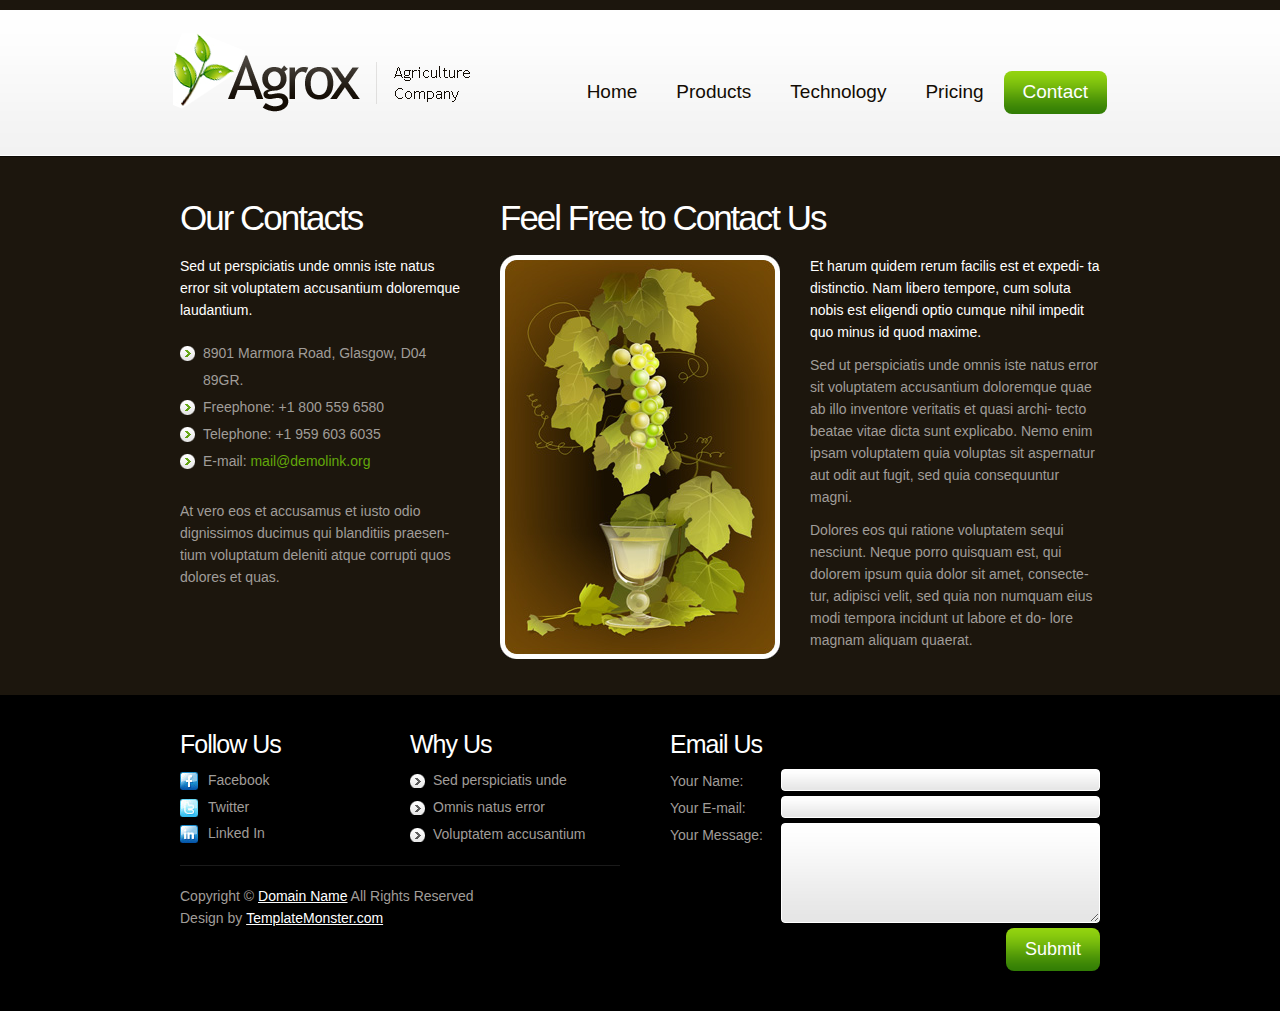
<file: diseases/contact.html>
<!DOCTYPE html>
<html lang="en">
<head>
<title>Agrox | Contact</title>
<meta charset="utf-8">
<link rel="stylesheet" href="css/reset.css" type="text/css" media="all">
<link rel="stylesheet" href="css/layout.css" type="text/css" media="all">
<link rel="stylesheet" href="css/style.css" type="text/css" media="all">
<script type="text/javascript" src="js/jquery-1.6.js"></script>
<script type="text/javascript" src="js/jquery.easing.1.3.js"></script>
<script type="text/javascript" src="js/tms-0.3.js"></script>
<script type="text/javascript" src="js/tms_presets.js"></script>
<script type="text/javascript" src="js/script.js"></script>
<!--[if lt IE 9]>
<script type="text/javascript" src="js/html5.js"></script>
<style type="text/css">#menu a, .bg, .bg2, #ContactForm a {behavior:url("../js/PIE.htc")}</style>
<![endif]-->
</head>
<body id="page5">
<div class="body1">
  <div class="main">
    <!--header -->
    <header>
      <div class="wrapper">
        <h1><a href="index.html" id="logo">Agrox Agriculture Company</a></h1>
        <nav>
          <ul id="menu">
            <li><a href="index.html">Home</a></li>
            <li><a href="products.html">Products</a></li>
            <li><a href="technology.html">Technology</a></li>
            <li><a href="pricing.html">Pricing</a></li>
            <li class="active"><a href="contact.html">Contact</a></li>
          </ul>
        </nav>
      </div>
    </header>
    <!-- / header -->
    <!-- content -->
  </div>
</div>
<div class="body2">
  <div class="main">
    <article id="content2">
      <div class="wrapper">
        <div class="col1">
          <h2>Our Contacts</h2>
          <p class="color1">Sed ut perspiciatis unde omnis iste natus error sit voluptatem accusantium doloremque laudantium.</p>
          <ul class="address">
            <li>8901 Marmora Road, Glasgow, D04 89GR.</li>
            <li>
              <pre>Freephone: +1 800 559 6580</pre>
            </li>
            <li>
              <pre>Telephone: +1 959 603 6035</pre>
            </li>
            <li>
              <pre>E-mail: <a href="#">mail@demolink.org</a></pre>
            </li>
          </ul>
          <p>At vero eos et accusamus et iusto odio dignissimos ducimus qui blanditiis praesen- tium voluptatum deleniti atque corrupti quos dolores et quas.</p>
        </div>
        <div class="cols pad_left1">
          <h2>Feel Free to Contact Us</h2>
          <figure class="left marg_right1"><img src="images/page5_img1.jpg" alt=""></figure>
          <p class="color1 pad_bot1">Et harum quidem rerum facilis est et expedi- ta distinctio. Nam libero tempore, cum soluta nobis est eligendi optio cumque nihil impedit quo minus id quod maxime.</p>
          <p class="pad_bot1">Sed ut perspiciatis unde omnis iste natus error sit voluptatem accusantium doloremque quae ab illo inventore veritatis et quasi archi- tecto beatae vitae dicta sunt explicabo. Nemo enim ipsam voluptatem quia voluptas sit aspernatur aut odit aut fugit, sed quia consequuntur magni.</p>
          <p>Dolores eos qui ratione voluptatem sequi nesciunt. Neque porro quisquam est, qui dolorem ipsum quia dolor sit amet, consecte- tur, adipisci velit, sed quia non numquam eius modi tempora incidunt ut labore et do- lore magnam aliquam quaerat.</p>
        </div>
      </div>
    </article>
    <!-- / content -->
  </div>
</div>
<div class="main">
  <!-- footer -->
  <footer>
    <div class="wrapper">
      <section class="col2">
        <div class="wrapper">
          <section class="col4">
            <h3>Follow Us </h3>
            <ul id="icons">
              <li><a href="#"><img src="images/icon1.jpg" alt=""><span>Facebook</span></a></li>
              <li><a href="#"><img src="images/icon2.jpg" alt=""><span>Twitter</span></a></li>
              <li><a href="#"><img src="images/icon3.jpg" alt=""><span>Linked In</span></a></li>
            </ul>
          </section>
          <section class="col4 pad_left1">
            <h3>Why Us </h3>
            <ul id="why_us">
              <li><a href="#">Sed perspiciatis unde </a></li>
              <li><a href="#">Omnis natus error</a></li>
              <li><a href="#">Voluptatem accusantium </a></li>
            </ul>
          </section>
        </div>
        <div id="footer_link">Copyright &copy; <a href="#">Domain Name</a> All Rights Reserved<br>
          Design by <a target="_blank" href="http://www.templatemonster.com/">TemplateMonster.com</a></div>
      </section>
      <section class="col3 pad_left2">
        <h3>Email Us</h3>
        <form id="ContactForm" action="#">
          <div>
            <div class="wrapper"> <span>Your Name:</span>
              <div class="bg">
                <input type="text" class="input">
              </div>
            </div>
            <div class="wrapper"> <span>Your E-mail:</span>
              <div class="bg">
                <input type="text" class="input">
              </div>
            </div>
            <div class="textarea_box"> <span>Your Message:</span>
              <div class="bg2">
                <textarea name="textarea" cols="1" rows="1"></textarea>
              </div>
            </div>
            <a href="#">Submit</a> </div>
        </form>
      </section>
    </div>
    <!-- {%FOOTER_LINK} -->
  </footer>
  <!-- / footer -->
</div>
</body>
</html>
</file>
<file: css/style.css>
/*--
Author: W3layouts
Author URL: http://w3layouts.com
License: Creative Commons Attribution 3.0 Unported
License URL: http://creativecommons.org/licenses/by/3.0/
--*/
html, body{
    font-size: 100%;
	font-family: 'Open Sans', sans-serif;
	background:#ffffff;
	margin: 0;
}
p,ul li,ol li{
	margin:0;
	font-size:14px;
}
h1,h2,h3,h4,h5,h6{
	font-family: 'Bree Serif', serif;
	margin:0;
}
ul,label{
	margin:0;
	padding:0;
}
body a:hover{
	text-decoration:none;
}
input[type="submit"],input[type="reset"],a{
	-webkit-transition: 0.5s ease-in;
    -moz-transition: 0.5s ease-in;
    -ms-transition: 0.5s ease-in;
    -o-transition: 0.5s ease-in;
    transition:0.5s ease-in;
}

.img-responsive
{
	border-radius: 50%;
}
.crop-images
{
	border-radius: 50%;
}
/*-- banner --*/
.banner{
	background: url(../images/banner.jpg) no-repeat 0px 0px;
    background-size: cover;
    -webkit-background-size: cover;
    -moz-background-size: cover;
    -o-background-size: cover;
    -ms-background-size: cover;
    min-height: 770px;
	position: relative;
}
.banner1{
	background: url(../images/banner.jpg) no-repeat 0px 0px;
    background-size: cover;
    -webkit-background-size: cover;
    -moz-background-size: cover;
    -o-background-size: cover;
    -ms-background-size: cover;
    min-height: 300px;
	position: relative;
}
.w3_agileits_banner_main_grid{
	padding:2em 0 0;
	position:relative;
}
.w3_agile_logo{
	float:left;
}
.w3_agile_logo h1 a{
	font-size:1em;
	color:#fff;
	text-decoration:none;
	display:block;
}
.w3_agile_logo h1 a span{
	padding: .2em .5em;
    background: #a4dd25;
    display: inline-block;
    color: #212121;
}
.w3_agile_logo h1 a i{
	display: block;
    font-size: .25em;
    text-align: right;
    line-height: 0;
    letter-spacing: 2.5px;
	text-transform:capitalize;
}
.agileits_social_list li{
	display: inline-block;
    margin-right: 3em;
}
.agileits_social_list li a{
    color: #fff;
    text-align: center;
    display: inline-block;
    font-size: 1.2em;
}
a.w3_agile_facebook:hover{
	color:#3b5998;
}
a.agile_twitter:hover{
	color:#1da1f2;
}
a.w3_agile_dribble:hover{
	color:#ea4c89;
}
a.w3_agile_vimeo:hover{
	color:#1ab7ea;
}
.agile_social_icons_banner {
    float: right;
    margin:1.6em 2em 0 0;
}
/*-- menu-navigation --*/
.shy-menu{
  -moz-transition: all .4s cubic-bezier(.1,.7,.3,1);
  -webkit-transition: all .4s cubic-bezier(.1,.7,.3,1);
  -o-transition: all .4s cubic-bezier(.1,.7,.3,1);
  -ms-transition: all .4s cubic-bezier(.1,.7,.3,1);
  transition: all .4s cubic-bezier(.1,.7,.3,1);
}

.shy-menu-panel ul {
	text-align: center;
}
.shy-menu-panel ul li{
    display: inline-block;
}
.shy-menu-panel ul li a{
	color: #fff;
    text-decoration: none;
    display: block;
    text-transform: uppercase;
	font-family: 'Bree Serif', serif;
}

.shy-menu { 
	display: block;
	background-color: rgba(33,40,44,.1);
	color: #fff;
    position: absolute;
    right: 0;
}
.shy-menu-hamburger,.shy-menu { 
	height: 35px;
	width: 35px;
}
.shy-menu.is-open{ 
  background-color:#262626;
}

.shy-menu.is-open {
    width: 100%;
}
.w3_agileits_banner_main_grid,.shy-menu.is-open {
	height: 75px;
}

.shy-menu-panel { 
	margin-left: 0px;
	display: none;
}
.is-open .shy-menu-panel { 
	margin-left: 0;
	display: block;
	width: 95%;
}
/*** Hamburger ***/
.shy-menu-hamburger {
	position: relative;
    display: block;
    overflow: hidden;
    cursor: pointer;
    float: right;
    margin-top: 1.2em;
}

.shy-menu-hamburger > .layer {
  background-color: #fff;
  border-radius: 1px;
  display: block;
  height: 2px;
  overflow: hidden;
  position: absolute;
    left: 5px;
  width: 25px;
}

.shy-menu-hamburger .layer.top { top: 8px; }
.is-open .shy-menu-hamburger .layer.top { 
	margin-top: .58em;
	transform: rotate(45deg);
	-webkit-transform: rotate(45deg);
	-moz-transform: rotate(45deg);
	-o-transform: rotate(45deg);
	-ms-transform: rotate(45deg);
}
.shy-menu-hamburger .layer.mid { top: 17px; }
.is-open .shy-menu-hamburger .layer.mid {
	opacity: 0;
	left: 0;
}
.shy-menu-hamburger .layer.btm { top: 26px; }
.is-open .shy-menu-hamburger .layer.btm { 
	margin-top: -.58em;
	transform: rotate(-45deg);
	-webkit-transform: rotate(-45deg);
	-moz-transform: rotate(-45deg);
	-o-transform: rotate(-45deg);
	-ms-transform: rotate(-45deg);
}
/*-- nav-effect --*/
.link-effect-8 a {
	margin: 0.8em 2.5em 0;
    padding: 1em;
	position: relative;
  -moz-transition: ease-out 0.3s 0.1s;
  -o-transition: ease-out 0.3s 0.1s;
  -webkit-transition: ease-out 0.3s;
  -webkit-transition-delay: 0.1s;
  transition: ease-out 0.3s 0.1s;
}
.link-effect-8 a::before {
  height: 2px;
  width: 100%;
  background: #797878;
  content: "";
  position: absolute;
  left: 0;
  top: 0;
  visibility: hidden;
  -moz-transition: 0.3s;
  -o-transition: 0.3s;
  -webkit-transition: 0.3s;
  transition: 0.3s;
}
.link-effect-8 a::after {
  height: 2px;
  width: 100%;
  background: #797878;
  content: "";
  position: absolute;
  left: 0;
  top: 100%;
  visibility: hidden;
  -moz-transition: 0.3s;
  -o-transition: 0.3s;
  -webkit-transition: 0.3s;
  transition: 0.3s;
}
.link-effect-8 a:hover::before,.w3layouts_menu__list li.active a::before {
  visibility: visible;
  top: 100%;
  background: white;
}
.link-effect-8 a:hover::after,.w3layouts_menu__list li.active a::after {
  visibility: visible;
  top: 0;
  background: white;
}
/*-- //nav-effect --*/
.shy-menu-panel ul li.active a,.link-effect-8 a:hover{
	color:#a4dd25;
}
.w3_banner_info{
	margin:12em 0 0;
	width:60%;
}
.w3_banner_info_grid h3{
	font-size:2em;
	color:#fff;
	line-height:1.5em;
}
.w3_banner_info_grid ul li{
	display:inline-block;
	font-size:1em;
}
.w3_banner_info_grid ul li a{
	padding:10px 40px;
	text-decoration:none;
	font-family: 'Bree Serif', serif;
	color:#212121;
}
.w3l_contact,.w3ls_more:hover{
	border:2px solid #fff;
	color:#a4dd25 !important;
	background:none;
}
.w3ls_more,.w3l_contact:hover{
	border:2px solid #a4dd25;
	background:#a4dd25;
	color:#212121 !important;
}
.w3ls_more:focus{
	outline:none;
}
span.char3 {
    text-transform: initial;
}
.w3_banner_info_grid p{
	margin:1em 0 4em;
	color:#fff;
	line-height:2em;
}
/*-- button-effect --*/
.thim-click-to-bottom {
    position: absolute;
    bottom: 7%;
    left: 50%;
    width: 40px;
    height: 40px;
    font-size: 40px;
    line-height: 40px;
    -webkit-animation: bounce 2s infinite ease-in-out;
}
.thim-click-to-bottom i {
    color: #fff;
    padding: 20px 10px;
    border: 1px solid;
    border-radius: 20px;
	font-size: 15px;
}
@-webkit-keyframes bounce {
	0%, 20%, 60%, 100%  { -ms-transform: translateY(0); }
	0%, 20%, 60%, 100%  { -o-transform: translateY(0); }
	0%, 20%, 60%, 100%  { -moz-transform: translateY(0); }
	0%, 20%, 60%, 100%  { -webkit-transform: translateY(0); }
    40%  { -webkit-transform: translateY(-20px); }
	80% { -webkit-transform: translateY(-10px); }
}
/*-- //button-effect --*/
/*-- //banner --*/
/*-- bootstrap-pop-up --*/
.modal-header {
    font-size:2em;
    color: #fff;
    font-family:'Bree Serif', serif;
    text-align: center;
    text-transform: capitalize;
    background:#aeb09f;
}
.close {
    opacity: 1;
}
.modal-body p {
    color: #999;
    text-align: left;
	padding:2em 2em 1em;
	margin: 0 !important;
	line-height:2em;
}
.modal-body p i {
    display: block;
    margin: 1em 0;
    color: #212121;
}
.modal-body {
    padding:0;
}
.modal-content {
    border-radius: 0;
}
button.close {
    font-size: 1.5em;
    color:#737373;
	outline: none;
}
/*-- //bootstrap-pop-up --*/
/*-- banner-bottom --*/
.agileits_banner_bottom_left{
	background:url(../images/1.jpg) no-repeat 0px 0px;
	background-size:cover;
	-webkit-background-size:cover;
	-moz-background-size:cover;
	-o-background-size:cover;
	-ms-background-size:cover;
}
.agileits_banner_bottom_left1{
	background:url(../images/2.jpg) no-repeat 0px 0px;
	background-size:cover;
	-webkit-background-size:cover;
	-moz-background-size:cover;
	-o-background-size:cover;
	-ms-background-size:cover;
}
.agileits_banner_bottom_left2{
	background:url(../images/3.jpg) no-repeat 0px 0px;
	background-size:cover;
	-webkit-background-size:cover;
	-moz-background-size:cover;
	-o-background-size:cover;
	-ms-background-size:cover;
}
.agileits_banner_bottom_left,.agileits_banner_bottom_left1,.agileits_banner_bottom_left2{
	min-height:335px;
	position:relative;
}
.agileinfo_banner_bottom_pos{
	position: absolute;
    top: 0%;
    left: 0%;
    width: 100%;
    height: 100%;
    background:rgba(25, 25, 25, 0.55);
}
.w3_agileits_banner_bottom_pos_grid{
	padding:7em 3em;
}
.wthree_banner_bottom_grid_right h4{
	font-size:1.5em;
	color:#a4dd25;
	margin-bottom:1em;
}
.wthree_banner_bottom_grid_right p{
	color:#fff;
	line-height:2em;
}
.agile_banner_bottom_grid_left_grid{
	width:100px;
	height:100px;
	border:2px solid #fff;
	text-align:center;
}
.agile_banner_bottom_grid_left_grid i{
	font-size:2em;
	color:#fff;
	line-height: 3em;
}
.agileits_banner_bottom_left:hover .agile_banner_bottom_grid_left_grid i,
.agileits_banner_bottom_left1:hover .agile_banner_bottom_grid_left_grid i,
.agileits_banner_bottom_left2:hover .agile_banner_bottom_grid_left_grid i{
	color:#212121;
}
.agileits_banner_bottom_left:hover .agileinfo_banner_bottom_pos,
.agileits_banner_bottom_left1:hover .agileinfo_banner_bottom_pos,
.agileits_banner_bottom_left2:hover .agileinfo_banner_bottom_pos{
	background:rgba(25, 25, 25, 0.7);
}
/* Radial Out */
.hvr-radial-out {
  display: inline-block;
  vertical-align: middle;
  -webkit-transform: perspective(1px) translateZ(0);
  transform: perspective(1px) translateZ(0);
  box-shadow: 0 0 1px transparent;
  position: relative;
  overflow: hidden;
  background:transparent;
  -webkit-transition-property: color;
  transition-property: color;
  -webkit-transition-duration: 0.3s;
  transition-duration: 0.3s;
}
.hvr-radial-out:before {
  content: "";
  position: absolute;
  z-index: -1;
  top: 0;
  left: 0;
  right: 0;
  bottom: 0;
  background: #a4dd25;
  border-radius: 100%;
  -webkit-transform: scale(0);
  transform: scale(0);
  -webkit-transition-property: transform;
  transition-property: transform;
  -webkit-transition-duration: 0.3s;
  transition-duration: 0.3s;
  -webkit-transition-timing-function: ease-out;
  transition-timing-function: ease-out;
}
.hvr-radial-out:hover, .hvr-radial-out:focus, .hvr-radial-out:active {
  color: white;
}
.hvr-radial-out:hover:before, .hvr-radial-out:focus:before,.agileits_banner_bottom_left:hover .hvr-radial-out:before
,.agileits_banner_bottom_left1:hover .hvr-radial-out:before,.agileits_banner_bottom_left2:hover .hvr-radial-out:before,
.w3_agile_services_grid:hover .hvr-radial-out:before,.w3_agileits_services_bottom_grid:hover .hvr-radial-out:before,
.w3layouts_mail_grid_left:hover .hvr-radial-out:before{
  -webkit-transform: scale(2);
  transform: scale(2);
}
/*-- //banner-bottom --*/
/*-- welcome --*/
.welcome,.newsletter,.about-bottom,.services-bottom{
	padding:5em 0;
}
.agileits_w3layouts_head{
	text-align:center;
	font-size:2em;
	color:#212121;
	text-transform:capitalize;
}
.agileits_w3layouts_head span{
	color:#a0d034;
}
.w3_agile_image img{
	margin:0 auto;
}
.agile_para{
	margin:1em 0 0;
	color:#999;
	text-align:center;
	line-height: 2em;
}
/*-- //welcome --*/
/*-- welcome-bottom --*/
.welcome-bottom{
	background:#aeb09f;
}
.wthree_welcome_bottom_right{
	padding:0;
}
.wthree_welcome_bottom_left{
	padding:4.5em 5em 0;
}
.wthree_welcome_bottom_left h3{
	text-transform:capitalize;
	font-size:1.8em;
	color:#fff;
}
.wthree_welcome_bottom_left h3 span{
	color:#212121;
}
.wthree_welcome_bottom_left p{
	color:#fff;
	padding:1em 0;
	line-height:2em;
}
.wthree_welcome_bottom_left_grid{
	position:relative;
	margin-top:2em;
}
.w3l_social_icon_gridl {
    float: left;
    width: 100px;
    height: 100px;
    border: 2px solid #a4dd25;
}
.w3l_social_icon_gridl img{
	margin:0 auto;
}
.w3l_social_icon_gridr {
    float: left;
    margin:1.8em 0 0 5em;
}
.w3l_social_icon_gridr h4{
    font-size:2em;
    color: #212121;
    font-weight: 600;
}
.w3l_social_icon_grid_pos {
    position: absolute;
    top: 32%;
    left: 47%;
}
.w3l_social_icon_grid_pos label {
    font-size: 1.5em;
    color: #212121;
}
.agileinfo_grid {
	position: relative;
    text-align: center;
}

/* Common style */
.agileinfo_grid figure {
	position: relative;
	overflow: hidden;
}

.agileinfo_grid figure img {
	position: relative;
	display: block;
	width: 100%;
}

.agileinfo_grid figure figcaption {
	padding: 5em;
    color: #fff;
    text-transform: capitalize;
    -webkit-backface-visibility: hidden;
    backface-visibility: hidden;
}

.agileinfo_grid figure figcaption::before,
.agileinfo_grid figure figcaption::after {
	pointer-events: none;
}

.agileinfo_grid figure figcaption {
	position: absolute;
	top: 0;
	left: 0;
}

.agileinfo_grid figure h4 span {
	font-weight: 800;
    color:#a4dd25;
}

.agileinfo_grid figure h4,
.agileinfo_grid figure p {
	margin: 0;
}

.agileinfo_grid figure p {
	letter-spacing: 1px;
}
/***** Moses *****/
/*-----------------*/

figure.agileits_effect_moses{
	background: -webkit-linear-gradient(-45deg, #2f2f2f 0%,#e3f7b5 100%);
    background: linear-gradient(-45deg, #2f2f2f 0%,#e3f7b5 100%);
}

figure.agileits_effect_moses img {
	opacity: 0.85;
	-webkit-transition: opacity 0.35s;
	transition: opacity 0.35s;
}

figure.agileits_effect_moses h4,
figure.agileits_effect_moses p {
	padding: 20px;
	width: 50%;
	height: 50%;
	border: 2px solid #fff;
}

figure.agileits_effect_moses h4 {
	padding: 20px;
    width: 50%;
    height: 50%;
    text-align: center;
    font-size: 2.2em;
    line-height: 1.5em;
    -webkit-transition: -webkit-transform 0.35s;
    transition: transform 0.35s;
    -webkit-transform: translate3d(10px,10px,0);
    transform: translate3d(10px,10px,0);
}

figure.agileits_effect_moses p {
	float: right;
	padding: 10px;
	line-height:1.5em;
	
	text-align: center;
	font-weight: bold;
	opacity: 0;
	-webkit-transition: opacity 0.35s, -webkit-transform 0.35s;
	transition: opacity 0.35s, transform 0.35s;
	-webkit-transform: translate3d(-50%,-50%,0);
	transform: translate3d(-50%,-50%,0);
}

figure.agileits_effect_moses:hover h4 {
	-webkit-transform: translate3d(0,0,0);
	transform: translate3d(0,0,0);
}

figure.agileits_effect_moses:hover p {
	opacity: 1;
	-webkit-transform: translate3d(0,0,0);
	transform: translate3d(0,0,0);
}

figure.agileits_effect_moses:hover img {
	opacity: 0.6;
}
/*-- //welcome-bottom --*/
/*-- news --*/
.w3ls_news_grids{
	margin:3em 0 0;
	text-align: center;
}
.agileits_w3layouts_news_grid{
	padding:1.5em;
	background:#f5f5f5;
}
.agileits_w3layouts_news_grid ul li{
	display:inline-block;
	font-weight:600;
	color:#212121;
}
.agileits_w3layouts_news_grid ul li:last-child{
	margin-left:2em;
}
.agileits_w3layouts_news_grid ul li i{
	padding-right:1em;
	color:#a0d034;
}
.agileits_w3layouts_news_grid ul li a{
	color:#212121;
	text-decoration:none;
}
.agileits_w3layouts_news_grid ul li a:hover{
	color:#a0d034;
}
.agileits_w3layouts_news_grid h4{
	font-size:1.3em;
	color:#212121;
	margin:1em 0;
}
.agileits_w3layouts_news_grid h4 a{
	color:#212121;
	text-decoration:none;
}
.agileits_w3layouts_news_grid h4 a:hover{
	color:#a0d034;
}
.agileits_w3layouts_news_grid h4 a:focus{
	outline:none;
}
.agileits_w3layouts_news_grid p{
	color:#999;
	line-height:2em;
}
.w3layouts_news_grid{
    overflow: hidden;
    position: relative;
}
.w3layouts_news_grid_pos{
    opacity: 0;
    position: absolute;
    top: 0;
    left: 0;
    bottom: 0;
    background-color:rgba(0, 0, 0, 0.4);
    right: 0;
    -webkit-transition: all 400ms ease;
    -moz-transition: all 400ms ease;
    transition: all 400ms ease;
}
.w3layouts_news_grid_pos{
    -webkit-transform: scale3d(0,0,1);
    -moz-transform: scale3d(0,0,1);
    -ms-transform: scale3d(0,0,1);
    transform: scale3d(0,0,1);
}
.w3ls_news_grid:hover .w3layouts_news_grid .w3layouts_news_grid_pos,.w3_agileits_team_grid:hover .w3layouts_news_grid .w3layouts_news_grid_pos,
.w3layouts_gallery_grid:hover .w3layouts_news_grid .w3layouts_news_grid_pos{
    opacity:1;
	-webkit-transform: scale3d(1,1,1);
    -moz-transform: scale3d(1,1,1);
    -ms-transform: scale3d(1,1,1);
    transform: scale3d(1,1,1);
}
.w3ls_news_grid:hover .wthree_text,.w3_agileits_team_grid:hover .wthree_text,
.w3layouts_gallery_grid:hover .wthree_text{
    opacity: 1;
	-webkit-transform: translateY(0) scale3d(1,1,1);
    -moz-transform: translateY(0) scale3d(1,1,1);
    -ms-transform: translateY(0) scale3d(1,1,1);
    transform: translateY(0) scale3d(1,1,1);
    -webkit-transition: transform 400ms ease 380ms;
    -moz-transition: transform 400ms ease 380ms;
    transition: transform 400ms ease 380ms;
}
.wthree_text{
    text-align: center;
    padding: 6em 0 0;
    opacity: 0;
	    -webkit-transform: translateY(0) scale3d(0,0,1);
    -moz-transform: translateY(0) scale3d(0,0,1);
    -ms-transform: translateY(0) scale3d(0,0,1);
    transform: translateY(0) scale3d(0,0,1);
    -webkit-transition: transform 400ms ease 280ms;
    -moz-transition: transform 400ms ease 280ms;
    transition: transform 400ms ease 280ms;
}
.wthree_text h3{
	color:#fff;
	font-size:2em;
}
/*-- //news --*/
/*-- newsletter --*/
.newsletter{
	background: url(../images/7.jpg) no-repeat 0px 0px;
    background-size: cover;
    -webkit-background-size: cover;
    -moz-background-size: cover;
    -o-background-size: cover;
    -ms-background-size: cover;
	background-attachment: fixed;
}
.agileinfo_head span,.agileits_para{
	color:#fff;
}
.w3ls_newsletter_grids input[type="text"],.w3ls_newsletter_grids input[type="email"]{
	outline: none;
    border: 2px solid #fff;
    border-right: none;
    padding: 15px;
    font-size: 1em;
    color: #212121;
    background: rgba(161, 208, 52, 0.35);
    float: left;
	font-weight:600;
}
.w3ls_newsletter_grids input[type="submit"] {
    outline: none;
    border: 2px solid #fff;
    padding: 15px 0;
    font-size: 1em;
    color: #69855c;
    background: #fff;
    font-weight: 600;
    text-transform: uppercase;
    letter-spacing: 2px;
}
.w3ls_newsletter_grids input[type="text"]::-webkit-input-placeholder,.w3ls_newsletter_grids input[type="email"]::-webkit-input-placeholder{
	color:#212121 !important;
}
.w3ls_newsletter_grids input[type="text"],.w3ls_newsletter_grids input[type="email"],.w3ls_newsletter_grids input[type="submit"] {
	width: 33.33%;
}
.w3ls_newsletter_grids input[type="submit"]:hover{
	background:#212121;
	color:#fff;
	border-color:#212121;
}
/*-- //newsletter --*/
/*-- footer --*/
.footer{
    background: url(../images/8.jpg) no-repeat 0px 0px;
    background-size: cover;
    -webkit-background-size: cover;
    -moz-background-size: cover;
    -o-background-size: cover;
    -ms-background-size: cover;
	background-attachment:fixed;
	padding:5em 0 0;
}
.agileits_w3layouts_footer_logo h2 a {
    font-size: 1.2em;
    color: #fff;
    text-decoration: none;
}
.agileits_w3layouts_footer_logo h2 a span {
    padding: .2em .5em;
    background: #a4dd25;
    display: inline-block;
    color: #212121;
}
.agileits_w3layouts_footer_logo h2 a i {
    display: block;
    font-size: .25em;
    line-height: 0;
    letter-spacing: 2.5px;
    text-transform: capitalize;
    margin-left: 6.5em;
}
.agileinfo_footer_grid h4{
	font-size: 1em;
    color: #fff;
    line-height: 2em;
    font-weight: 300;
}
.agileinfo_footer_grid h4 span{
	display:block;
	font-size: 2.5em;
}
.agileinfo_footer_grid p{
	margin:1em 0;
    color: #fff;
    line-height: 2em;
}
.agileinfo_footer_grid p span{
	display:block;
}
.agileinfo_footer_grid ul.w3layouts_footer_nav{
	padding:1em 0 0;
}
.agileinfo_footer_grid ul.w3layouts_footer_nav li{
	list-style-type:none;
	margin:0 0 1em;
}
.w3layouts_footer_nav li i{
	padding-right:1em;
	color:#fff;
}
.agileinfo_footer_grid ul.w3layouts_footer_nav li a{
	font-size: 13px;
    text-decoration: none;
    color: #fff;
    text-transform: uppercase;
    font-weight: 600;
    letter-spacing: 1px;
}
.agileinfo_footer_grid ul.w3layouts_footer_nav li a:hover{
	color:#a4dd25;
}
.agileinfo_footer_grid_left{
	float:left;
	width:50%;
	border: 1px solid #fff;
}
.agileinfo_footer_grid1 {
    padding-left: 0;
}
.agileinfo_footer_grid_left:hover img{
	opacity:.8;
}
.agileinfo_footer_grid h3{
	font-size: 1.6em;
    color: #fff;
    padding-bottom: .5em;
    position: relative;
    margin-bottom: 1.5em;
}
.agileinfo_footer_grid h3:after{
	content: '';
    background: #a4dd25;
    width: 25%;
    height: 2px;
    position: absolute;
    bottom: 0%;
    left: 0%;
}
.w3_agileits_footer_copy{
	background:rgba(60, 60, 60, 0.63);
	padding:1.5em 0;
	text-align:center;
	margin:5em 0 0;
}
.w3_agileits_footer_copy p{
	line-height:1.8em;
	color:#fff;
	font-weight: 600;
}
.w3_agileits_footer_copy p a{
	color: #a4dd25;
    text-decoration: underline;
}
.w3_agileits_footer_copy p a:hover{
	color:#fff;
}
/*-- //footer --*/
/*-- to-top --*/
#toTop {
	display: none;
	text-decoration: none;
	position: fixed;
	bottom: 20px;
	right: 2%;
	overflow: hidden;
	z-index: 999; 
	width: 32px;
	height: 32px;
	border: none;
	text-indent: 100%;
	background: url(../images/arrow.png) no-repeat 0px 0px;
}
#toTopHover {
	width: 32px;
	height: 32px;
	display: block;
	overflow: hidden;
	float: right;
	opacity: 0;
	-moz-opacity: 0;
	filter: alpha(opacity=0);
}
/*-- //to-top --*/
/*-- breadcrumbs --*/
.breadcrumbs{
	padding:1em 0;
	background:#f5f5f5;
}
.w3layouts_breadcrumbs_left{
	float:left;
	margin-top: .5em;
}
.w3layouts_breadcrumbs_left ul li{
	display:inline-block;
	color:#212121;
	text-transform:uppercase;
	font-weight:600;
}
.w3layouts_breadcrumbs_left ul li span{
	padding:0 1.5em;
}
.w3layouts_breadcrumbs_left ul li i{
	padding-right:1em;
	color: #212121;
}
.w3layouts_breadcrumbs_left ul li a{
	color:#a0d034;
	text-decoration:underline;
}
.w3layouts_breadcrumbs_right{
	float:right;
}
.w3layouts_breadcrumbs_right h2{
	font-size:2em;
	color:#212121;
}
.w3layouts_breadcrumbs_left ul li a:hover{
	color:#212121;
}
.w3_agile_about_grid_left h3{
	font-size:1.4em;
	color:#212121;
	line-height:1.5em;
	text-transform: capitalize;
}
.w3_agile_about_grid_left p i{
	color:#a0d034;
	display:block;
	margin:2em 0 1em;
}
.w3_agile_about_grid_left p{
	color:#999;
	line-height:2em;
}
/*-- //breadcrumbs --*/
/*-- about --*/
/*-- Skills bar effects --*/


.skillbar {
  position: relative;
  display: inline-block;
  margin: 15px 0;
  width: 100%;
  background: #eee;
  height: 35px;
  border-radius: 3px;
  width: 100%;
}

.skillbar-title {
  position: absolute;
  top: 0;
  left: 0;
  width: 110px;
  font-weight: bold;
  font-size: 13px;
  color: #ffffff;
  background: #6adcfa;
  border-top-left-radius: 3px;
  border-bottom-left-radius: 3px;
  background: rgba(0, 0, 0, 0.1);
  padding: 0 20px;
  height: 35px;
  line-height: 35px;
}

.skillbar-bar {
  height: 35px;
  width: 0px;
  background: #a0d034;
  border-radius: 3px;
  display: inline-block;
}

.skill-bar-percent {
	position: absolute;
    right: -6%;
    top: 0;
    font-size: 13px;
    height: 35px;
    line-height: 35px;
    color: #212121;
}
/*-- //about --*/
/*-- about-bottom --*/
.about-bottom{
	background: url(../images/9.jpg) no-repeat 0px 0px;
    background-size: cover;
    -webkit-background-size: cover;
    -moz-background-size: cover;
    -o-background-size: cover;
    -ms-background-size: cover;
    background-attachment: fixed;
	text-align: center;
}
.about-bottom h3{
    font-size: 2.2em;
    color: #fff;
    line-height: 1.5em;
    text-transform: capitalize;
    width: 80%;
    margin: 0 auto 2em;
}
.about-bottom h3 span{
	color:#a4dd25;
}
.agileits_w3layouts_learn_more a{
    padding: 10px 40px;
    text-decoration: none;
    font-family: 'Bree Serif', serif;
    color: #a4dd25;
    border: 2px solid #fff;
	display: block;
	font-size: 1em;
}
.agileits_w3layouts_learn_more a:focus{
	outline:none;
}
.agileits_w3layouts_learn_more a:hover{
	color:#212121;
}
.w3_agileits_team_grid h4{
	font-size:1.2em;
	color:#212121;
	margin:1.5em 0 0.5em;
}
.w3_agileits_team_grid p{
	color:#a0d034;
	font-weight:600;
}
.w3_agileits_team_grid{
	text-align:center;
}
.w3_agileits_team_grid ul li{
	margin:0 1em;
}
.agileinfo_about_text{
	padding-top:9em !important;
}
.w3_agileits_team_grid img {
    border: 3px solid #aeb09f;
}
/*-- //about-bottom --*/
/*-- services --*/
.agile_services_grid_left1 {
    width: 100px;
    height: 100px;
    border: 2px solid #a4dd25;
}
.w3_agile_services_grid_left {
    text-align: center;
}
.agile_services_grid_left1 img{
	margin:0 auto;
}
.w3_agile_services_grids{
	padding-top:1em;
}
.w3_agile_services_grid{
	margin-top:3em;
}
.w3_agile_services_grid_right h4{
	text-transform: capitalize;
    font-size: 1.3em;
    color: #212121;
    margin-bottom: 1em;
}
.w3_agile_services_grid_right p{
	color:#999;
	line-height:2em;
}
/*-- //services --*/
/*-- services-bottom --*/
.services-bottom{
	background: url(../images/9.jpg) no-repeat 0px 0px;
    background-size: cover;
    -webkit-background-size: cover;
    -moz-background-size: cover;
    -o-background-size: cover;
    -ms-background-size: cover;
    background-attachment: fixed;
}
.w3_head{
	color:#fff;
}
.w3_head span{
	color:#a4dd25;
}
.wthree_services_bottom_grid1{
	position:relative;
}
.wthree_services_bottom_grid1_pos{
	position: absolute;
    bottom: -9%;
    width: 70%;
    left: 15%;
    background: #fff;
    text-align: center;
    padding: .7em 0;
}
.wthree_services_bottom_grid1_pos h4{
	font-size:1.2em;
	color:#212121;
}
.agileinfo_services_bottom_grid2{
	padding: 2.5em 1.5em 1.5em;
    background: rgba(164, 221, 37, 0.36);
    text-align: center;
}
.agileinfo_services_bottom_grid2 p{
	color:#fff;
	font-weight:600;
	line-height:2em;
	margin-bottom:1.5em;
}
.w3_agileits_services_bottom_grid:hover a{
	color:#212121;
}
.agileits_learn_more{
	width:18% !important;
}
.agileits_w3layouts_learn_more.hvr-radial-out {
    width: 50%;
}
.agileits_w3layouts_learn_more a{
	padding:10px 0 !important;
}
/*-- //services-bottom --*/
/*-- testimonials --*/
.testimonials{
	padding:5em 0 0;
}
.agile_testimonials_grid_right h5{
	text-transform: capitalize;
    font-size: 1.5em;
    color: #212121;
    font-style: normal;
    margin: 5em 0 0;
}
.agile_testimonials_grid_right h5 span{
	color:#a0d034;
}
.agile_testimonials_grid_right h5 i{
	color: #aeb09f;
    font-weight: 300;
}
.wthree_stars ul li{
	display:inline-block;
	color:#212121;
}
.agile_testimonials_grid_right p{
	color:#999;
	line-height:2em;
	width:80%;
}
.agile_testimonials_grid_right h6{
	font-size: 1.1em;
    color: #212121;
    margin: 2em 0 0;
    font-style: normal;
}
.agile_testimonials_grid_right h6 span{
	color:#aeb09f;
}
.wthree_stars {
    margin: 1em 0;
}
/*-- //testimonials --*/
/*-- gallery --*/
.w3layouts_gallery_grids {
    padding-top: 1em;
}
.w3layouts_gallery_grid {
    margin-top: 2em;
}
.gallerie-imagebox img {	
	transition: all 500ms;
	-webkit-transition: all 500ms;
	-moz-transition: all 500ms;
	-ms-transition: all 500ms;
	-o-transition: all 500ms;
}
.gallerie-imagebox .loading {
	opacity: 0.3;
}
/*-- //gallery --*/
/*-- mail --*/
.agileits_mail_grid_right1{
	padding:3em;
	background:#f5f5f5;
}
.agileits_mail_grid_right1 span i{
	color: #212121;
    font-size: 14px;
    text-transform: uppercase;
    font-style: normal;
    float: left;
    width: 15%;
    margin: .8em 0 0;
    font-weight: 600;
}
.agileits_mail_grid_right1 input[type="text"],.agileits_mail_grid_right1 input[type="email"],.agileits_mail_grid_right1 textarea{
	outline: none;
    width: 85%;
    background: #fff;
    color: #212121;
    padding: 10px;
    font-size: 14px;
    border: 1px solid #E7E7E7;
}
::-webkit-input-placeholder{
	color:#212121 !important;
}
.agileits_mail_grid_right1 span {
    padding: .5em 0;
    display: block;
}
.agileits_mail_grid_right1 textarea{
	min-height:200px;
	margin-bottom:1em;
}
.agileits_mail_grid_right1 input[type="submit"]{
	outline: none;
    width: 35%;
    background: #a0d034;
    color: #212121;
    padding: 10px 0;
    font-size: 14px;
    text-transform: uppercase;
    font-weight: 600;
    letter-spacing: 2px;
    border: none;
}
.agileits_mail_grid_right1 input[type="submit"]:hover{
    background:#212121;
    color: #fff;
}
.w3layouts_mail_grid_left1{
	float: left;
    width: 50px;
    height: 50px;
    background:#aeb09f;
    text-align: center;
    border-radius: 50px;
}
.w3layouts_mail_grid_left1 span{
	font-size: 1em;
    color: #212121;
    line-height: 3em;
}
.w3layouts_mail_grid_left2{
	float:right;
	width:75%;
}
.w3layouts_mail_grid_left2 h3{
	font-size: 1.1em;
    color: #212121;
    margin: .3em 0 0;
}
.w3layouts_mail_grid_left2 a{
	text-decoration:none;
	color:#999;
	font-size:14px;
}
.w3layouts_mail_grid_left2 a:hover{
	color:#212121;
}
.w3layouts_mail_grid_left2 p {
    color: #999;
}
.w3layouts_mail_grid_left:nth-child(2) {
    margin: 2em 0;
}
.w3_submit{
	text-align:right;
}
.w3_agileits_mail_right_grid{
	text-align:center;
	border:2px solid #aeb09f;
	padding:5em 2em 2em;
	position:relative;
	margin:3em 0 2em;
}
.w3_agileits_mail_right_grid h4{
	font-size:1.2em;
	color:#212121;
}
.w3_agileits_mail_right_grid p{
	margin:1em 0;
	color:#999;
	line-height:2em;
}
.w3_agileits_mail_right_grid h5{
	text-transform:uppercase;
	font-size:.9em;
	color:#a0d034;
	margin-bottom:2em;
}
.w3_agileits_mail_right_grid ul li{
	margin-right:1em !important;
}
.w3_agileits_mail_right_grid ul li a{
	color:#212121;
}
.w3_agileits_mail_right_grid_pos{
	position: absolute;
    top: -17%;
    left: 35%;
}
.w3_agileits_mail_right_grid_pos img{
    border-radius: 40px;
    width: 100px;
}
#map {
	width: 100%;
	min-height: 500px;
}
/*-- //mail --*/
/*-- icons --*/
.grid_3.grid_4.w3_agileits_icons_page {
    margin: 0;
}
ul.bs-glyphicons-list li:hover {
    background: #000;
    transition: 0.5s all;
    -webkit-transition: 0.5s all;
    -o-transition: 0.5s all;
    -ms-transition: 0.5s all;
    -moz-transition: 0.5s all;
}
ul.bs-glyphicons-list li:hover span {
    color: #fff;
}
.codes a {
    color: #999;
}
.row.fontawesome-icon-list {
    margin: 0;
}
.icon-box {
    padding: 8px 15px;
    background:rgba(149, 149, 149, 0.18);
    margin: 1em 0 1em 0;
    border: 5px solid #ffffff;
    text-align: left;
    -moz-box-sizing: border-box;
    -webkit-box-sizing: border-box;
    box-sizing: border-box;
    font-size: 13px;
    transition: 0.5s all;
    -webkit-transition: 0.5s all;
    -o-transition: 0.5s all;
    -ms-transition: 0.5s all;
    -moz-transition: 0.5s all;
    cursor: pointer;
} 
.icon-box:hover {
    background: #000;
	transition:0.5s all;
	-webkit-transition:0.5s all;
	-o-transition:0.5s all;
	-ms-transition:0.5s all;
	-moz-transition:0.5s all;
}
.icon-box:hover i.fa {
	color:#fff !important;
}
.icon-box:hover a.agile-icon {
	color:#fff !important;
}
.codes .bs-glyphicons li {
    float: left;
    width: 12.5%;
    height: 115px;
    padding: 10px; 
    line-height: 1.4;
    text-align: center;  
    font-size: 12px;
    list-style-type: none;	
}
.codes .bs-glyphicons .glyphicon {
    margin-top: 5px;
    margin-bottom: 10px;
    font-size: 24px;
}
.codes .glyphicon {
    position: relative;
    top: 1px;
    display: inline-block;
    font-family: 'Glyphicons Halflings';
    font-style: normal;
    font-weight: 400;
    line-height: 1;
    -webkit-font-smoothing: antialiased;
    -moz-osx-font-smoothing: grayscale;
	color: #777;
} 
.codes .bs-glyphicons .glyphicon-class {
    display: block;
    text-align: center;
    word-wrap: break-word;
}
h3.icon-subheading {
	font-size: 25px;
    color:#a0d034 !important;
    margin: 30px 0 15px;
	font-weight: 400;
}
h3.agileits-icons-title {
    text-align: center;
    font-size: 35px;
    color: #000;
    font-weight: 300;
}
.icons a {
    color: #999;
}
.icon-box i {
    margin-right: 10px !important;
    font-size: 20px !important;
    color: #282a2b !important;
}
.bs-glyphicons li {
    float: left;
    width: 18%;
    height: 115px;
    padding: 10px;
    line-height: 1.4;
    text-align: center;
    font-size: 12px;
    list-style-type: none;
    background:rgba(149, 149, 149, 0.18);
    margin: 1%;
	cursor: pointer;
}
.bs-glyphicons .glyphicon {
    margin-top: 5px;
    margin-bottom: 10px;
    font-size: 24px;
	color: #282a2b;
}
.glyphicon {
    position: relative;
    top: 1px;
    display: inline-block;
    font-family: 'Glyphicons Halflings';
    font-style: normal;
    font-weight: 400;
    line-height: 1;
    -webkit-font-smoothing: antialiased;
    -moz-osx-font-smoothing: grayscale;
	color: #777;
} 
.bs-glyphicons .glyphicon-class {
    display: block;
    text-align: center;
    word-wrap: break-word;
}
@media (max-width:1080px){
	.icon-box {
		width:33.33%;
	}
	h3.agileits-icons-title {
		font-size: 30px;
	}
}
@media (max-width:991px){
	h3.agileits-icons-title {
		font-size: 28px;
	}
	h3.icon-subheading {
		font-size: 22px;
	}
	.icon-box {
		width: 50%;
	}
}
@media (max-width:768px){
	h3.agileits-icons-title {
		font-size: 28px;
	}
	h3.icon-subheading {
		font-size: 25px;
	}
	.row {
		margin-right: 0;
		margin-left: 0;
	}
	.icon-box {
		margin: 0;
	}
}
@media (max-width:736px){
	.icon-box {
		float: left;
	}
}
@media (max-width: 640px){
	.icon-box {
		float: left;
		width: 50%;
	}
	h3.icon-subheading {
		font-size: 22px;
	}
	.grid_3.grid_4.w3_agileits_icons_page {
		margin-top: 0;
	}
}
@media (max-width: 480px){
	.bs-glyphicons li {
		width: 31%;
	}
	h3.agileits-icons-title {
		font-size: 25px;
	}
	h3.icon-subheading {
		font-size: 19px;
	}
}
@media (max-width: 414px){
	h3.agileits-icons-title {
		font-size: 23px;
	}
	h3.icon-subheading {
		font-size: 18px;
	}
	.bs-glyphicons li {
		width: 31.33%;
	}
	.icon-box {
		float: none;
		width: 100%;
	}
}
@media (max-width: 384px){
	.icon-box {
		float: none;
		width: 100%;
	}
}
@media (max-width: 375px){
	.w3_agileits_icons_page {
		margin:0 !important;
	}
}
/*-- //icons --*/
/*--Typography--*/
.grid_3.grid_4.w3layouts {
    margin: 0 !important;
}
.well {
    font-weight: 300;
    font-size: 14px;
}
.list-group-item {
    font-weight: 300;
    font-size: 14px;
}
li.list-group-item1 {
    font-size: 14px;
    font-weight: 300;
}
.typo p {
    margin: 0;
    font-size: 14px;
    font-weight: 300;
}
.show-grid [class^=col-] {
    background: #fff;
	text-align: center;
	margin-bottom: 10px;
	line-height: 2em;
	border: 10px solid #f0f0f0;
}
.show-grid [class*="col-"]:hover {
	background: #e0e0e0;
}
.grid_3{
	margin-bottom:2em;
}
.xs h3, h3.m_1{
	color:#000;
	font-size:1.7em;
	font-weight:300;
	margin-bottom: 1em;
}
.grid_3 p{
	color: #999;
	font-size: 0.85em;
	margin-bottom: 1em;
	font-weight: 300;
}
.grid_4{
	background:none;
	margin-top:50px;
}
.label {
	font-weight: 300 !important;
	border-radius:4px;
}  
.grid_5{
	background:none;
	padding:2em 0;
}
.grid_5 h3, .grid_5 h2, .grid_5 h1, .grid_5 h4, .grid_5 h5, h3.hdg, h3.bars {
	margin-bottom: 1em;
    color:#a0d034;
    font-weight: 400;
}
.table > thead > tr > th, .table > tbody > tr > th, .table > tfoot > tr > th, .table > thead > tr > td, .table > tbody > tr > td, .table > tfoot > tr > td {
	border-top: none !important;
}
.tab-content > .active {
	display: block;
	visibility: visible;
}
.pagination > .active > a, .pagination > .active > span, .pagination > .active > a:hover, .pagination > .active > span:hover, .pagination > .active > a:focus, .pagination > .active > span:focus {
	z-index: 0;
}
.badge-primary {
	background-color: #03a9f4;
}
.badge-success {
	background-color: #8bc34a;
}
.badge-warning {
	background-color: #ffc107;
}
.badge-danger {
	background-color: #e51c23;
}
.grid_3 p{
	line-height: 2em;
	color: #888;
	font-size: 0.9em;
	margin-bottom: 1em;
	font-weight: 300;
}
.bs-docs-example {
	margin: 1em 0;
}
section#tables  p {
	margin-top: 1em;
}
.tab-container .tab-content {
	border-radius: 0 2px 2px 2px;
	border: 1px solid #e0e0e0;
	padding: 16px;
	background-color: #ffffff;
}
.table td, .table>tbody>tr>td, .table>tbody>tr>th, .table>tfoot>tr>td, .table>tfoot>tr>th, .table>thead>tr>td, .table>thead>tr>th {
	padding: 15px!important;
}
.table > thead > tr > th, .table > tbody > tr > th, .table > tfoot > tr > th, .table > thead > tr > td, .table > tbody > tr > td, .table > tfoot > tr > td {
	font-size: 0.9em;
	color: #999;
	border-top: none !important;
}
.tab-content > .active {
	display: block;
	visibility: visible;
}
.label {
	font-weight: 300 !important;
}
.label {
	padding: 4px 6px;
	border: none;
	text-shadow: none;
}
.alert {
	font-size: 0.85em;
}
h1.t-button,h2.t-button,h3.t-button,h4.t-button,h5.t-button {
	line-height:2em;
	margin-top:0.5em;
	margin-bottom: 0.5em;
}
li.list-group-item1 {
	line-height: 2.5em;
}
.input-group {
	margin-bottom: 20px;
}
.in-gp-tl{
	padding:0;
}
.in-gp-tb{
	padding-right:0;
}
.list-group {
	margin-bottom: 48px;
}
ol {
	margin-bottom: 44px;
}
h2.typoh2{
    margin: 0 0 10px;
}
@media (max-width:800px){
	.grid_3.grid_5.w3ls,.grid_3.grid_5.w3l,.grid_3.grid_5.agileits,.grid_3.grid_5.agileinfo,.grid_3.grid_5.wthree {
		margin: 0;
	}
}
@media (max-width:768px){
	.grid_5 {
		padding: 0 0 1em;
	}
	.grid_3 {
		margin-bottom: 0em;
	}
	.grid_3.grid_5.w3l {
		margin-top: 1.5em;
	}
}
@media (max-width:640px){
	h1, .h1, h2, .h2, h3, .h3 {
		margin-top: 0px;
		margin-bottom: 0px;
	}
	.grid_5 h3, .grid_5 h2, .grid_5 h1, .grid_5 h4, .grid_5 h5, h3.hdg, h3.bars {
		margin-bottom: .5em;
	}
	.progress {
		height: 10px;
		margin-bottom: 10px;
	}
	ol.breadcrumb li,.grid_3 p,ul.list-group li,li.list-group-item1 {
		font-size: 14px;
	}
	.breadcrumb {
		margin-bottom: 25px;
	}
	.well {
		font-size: 14px;
		margin-bottom: 10px;
	}
	h2.typoh2 {
		font-size: 1.5em;
	}
	.label {
		font-size: 60%;
	}
	.in-gp-tl {
		padding: 0 1em;
	}
	.in-gp-tb {
		padding-right: 1em;
	}
	.list-group {
		margin-bottom: 20px;
	}
}
@media (max-width:480px){
	.grid_5 h3, .grid_5 h2, .grid_5 h1, .grid_5 h4, .grid_5 h5, h3.hdg, h3.bars {
		font-size: 1.2em;
	}
	.table h1 {
		font-size: 26px;
	}
	.table h2 {
		font-size: 23px;
	}
	.table h3 {
		font-size: 20px;
	}
	.label {
		font-size: 53%;
	}
	.alert,p {
		font-size: 14px;
	}
	.pagination {
		margin: 20px 0 0px;
	}
	.grid_3.grid_4.w3layouts {
		margin-top: 0;
	}
}
@media (max-width: 320px){
	.grid_4 {
		margin-top: 18px;
	}
	h3.title {
		font-size: 1.6em;
	}
	.alert, p,ol.breadcrumb li, .grid_3 p,.well, ul.list-group li, li.list-group-item1,a.list-group-item {
		font-size: 13px;
	}
	.alert {
		padding: 10px;
		margin-bottom: 10px;
	}
	ul.pagination li a {
		font-size: 14px;
		padding: 5px 11px;
	}
	.list-group {
		margin-bottom: 10px;
	}
	.well {
		padding: 10px;
	}
	.nav > li > a {
		font-size: 14px;
	}
	table.table.table-striped,.table-bordered,.bs-docs-example {
		display: none;
	}
}
/*-- //typography --*/
/*-- start-responsive-design --*/
@media (max-width:1440px){
	.w3_agileits_banner_bottom_pos_grid {
		padding: 7em 2em;
	}
	.wthree_welcome_bottom_left {
		padding: 2.5em 3em 0;
	}
}
@media (max-width:1366px){
	.banner {
		min-height: 630px;
	}
	.w3_banner_info_grid h3 {
		font-size: 1.8em;
	}
	.w3_banner_info {
		margin: 8em 0 0;
	}
	.agileits_banner_bottom_left, .agileits_banner_bottom_left1, .agileits_banner_bottom_left2 {
		min-height: 280px;
	}
	.w3_agileits_banner_bottom_pos_grid {
		padding: 5.5em 2em;
	}
	.w3l_social_icon_gridr {
		margin:2em 0 0 3em;
	}
	.wthree_welcome_bottom_left h3 {
		font-size: 1.6em;
	}
	.w3l_social_icon_gridr h4 {
		font-size: 1.7em;
	}
	figure.agileits_effect_moses h4 {
		font-size: 2em;
	}
	.agileinfo_grid figure figcaption {
		padding: 4em;
	}
}
@media (max-width:1280px){
	.agile_banner_bottom_grid_left_grid {
		width: 85px;
		height: 85px;
	}
	.agile_banner_bottom_grid_left_grid i {
		font-size: 1.6em;
	}
	.w3_agileits_banner_bottom_pos_grid {
		padding: 5.5em 1em;
	}
	.wthree_welcome_bottom_left {
		padding: 2.5em 2em 0;
	}
	.wthree_welcome_bottom_left_grid {
		margin-top: 1em;
	}
	figure.agileits_effect_moses h4 {
		font-size: 1.8em;
	}
	.agileinfo_grid figure figcaption {
		padding: 3.5em;
	}
}
@media (max-width: 1080px){
	.agile_banner_bottom_grid_left_grid {
		width: 75px;
		height: 75px;
	}
	.agile_banner_bottom_grid_left_grid i {
		font-size: 1.5em;
	}
	.wthree_banner_bottom_grid_right {
		padding: 0;
	}
	.wthree_banner_bottom_grid_right h4 {
		font-size: 1.4em;
		margin-bottom: .5em;
	}
	.agileits_banner_bottom_left, .agileits_banner_bottom_left1, .agileits_banner_bottom_left2 {
		min-height: 235px;
	}
	.w3_agileits_banner_bottom_pos_grid {
		padding: 4em 1em 0;
	}
	.welcome, .newsletter, .about-bottom, .services-bottom {
		padding: 4em 0;
	}
	.agileits_w3layouts_head {
		font-size: 1.8em;
	}
	figure.agileits_effect_moses h4 {
		font-size: 1.5em;
	}
	figure.agileits_effect_moses p {
		padding: 10px;
		font-size: 13px;
	}
	.agileinfo_grid figure figcaption {
		padding: 2.5em;
	}
	.wthree_welcome_bottom_left {
		padding: 1.5em 1em 0;
	}
	.wthree_welcome_bottom_left h3 {
		font-size: 1.46em;
	}
	.w3l_social_icon_gridr h4 {
		font-size: 1.5em;
	}
	.w3l_social_icon_gridl {
		width: 80px;
		height: 80px;
	}
	.w3l_social_icon_gridl img {
		width: 80%;
	}
	.wthree_text h3 {
		font-size: 1.8em;
	}
	.wthree_text {
		padding: 4.5em 0 0;
	}
	.footer {
		padding: 4em 0 0;
	}
	.w3_agileits_footer_copy {
		margin: 4em 0 0;
	}
	.agileits_w3layouts_footer_logo h2 a {
		font-size: 1.1em;
	}
	.banner1 {
		min-height: 220px;
	}
	.w3layouts_breadcrumbs_right h2 {
		font-size: 1.7em;
	}
	.w3layouts_breadcrumbs_left {
		margin-top: .2em;
	}
	.w3_agile_about_grid_right {
		padding: 0 2em 0 0;
	}
	.skill-bar-percent {
		right: -10%;
	}
	.about-bottom h3 {
		font-size: 2em;
	}
	.agileinfo_about_text {
		padding-top: 7em !important;
	}
	.w3_agile_services_grid_right h4 {
		font-size: 1.2em;
		margin-bottom: .8em;
	}
	.w3_agile_services_grid {
		margin-top: 2em;
	}
	.agileinfo_services_bottom_grid2 {
		padding: 2.5em 1em 1.5em;
	}
	.agileits_w3layouts_learn_more.hvr-radial-out {
		width: 60%;
	}
	.agile_testimonials_grid_right h5 {
		margin: 2em 0 0;
	}
	.agileits_mail_grid_right1 {
		padding: 2em;
	}
	#map {
		min-height: 400px;
	}
	.testimonials {
		padding: 4em 0 0;
	}
}
@media (max-width: 1024px){
	.w3_banner_info_grid ul li {
		font-size: 14px;
	}
	.wthree_banner_bottom_grid_left {
		padding-left: 0;
	}
	.wthree_welcome_bottom_left h3 {
		font-size: 1.38em;
	}
	.wthree_welcome_bottom_left p {
		font-size: 13px;
	}
	.agileinfo_grid figure figcaption {
		padding: 2em;
	}
}
@media (max-width: 991px){
	.w3_agile_logo h1 a {
		font-size: .9em;
	}
	.w3_agile_logo h1 a i {
		font-size: .28em;
		letter-spacing: 1.5px;
	}
	.agileits_social_list li {
		margin-right: 2em;
	}
	.w3_banner_info_grid h3 {
		font-size: 1.7em;
	}
	.w3_banner_info {
		width: 85%;
	}
	.link-effect-8 a {
		margin: 0.8em 1em 0;
	}
	.shy-menu-panel ul {
		text-align: left;
	}
	.agileits_banner_bottom_left, .agileits_banner_bottom_left1, .agileits_banner_bottom_left2 {
		float: left;
		width: 33.33%;
	}
	.welcome-bottom {
		background: #fff;
	}
	.wthree_welcome_bottom_left {
		padding: 3em;
		background: #aeb09f;
	}
	.wthree_welcome_bottom_right{
		width: 65%;
		margin: 0 auto;
	}
	.wthree_welcome_bottom_left h3 {
		font-size: 1.7em;
	}
	.wthree_welcome_bottom_left p {
		font-size: 14px;
	}
	.w3l_social_icon_gridr {
		margin: 2em 0 0 10em;
	}
	.wthree_welcome_bottom_left_grid {
		margin-top: 1.5em;
		float: left;
		width: 50%;
	}
	.w3l_social_icon_grid_pos {
		left: 40%;
	}
	.agileinfo_grid figure figcaption {
		padding: 5em 3em;
	}
	.w3ls_news_grid {
		float: left;
		width: 33.33%;
	}
	.wthree_text {
		padding:3.2em 0 0;
	}
	.wthree_text h3 {
		font-size: 1.5em;
	}
	.agileits_w3layouts_news_grid ul li:last-child {
		margin-left:0;
	}
	.agileits_w3layouts_news_grid h4 {
		font-size: 1.1em;
	}
	.agileinfo_footer_grid {
		float: left;
		width: 50%;
	}
	.agileinfo_footer_grid:nth-child(2){
		margin-bottom:2em;
	}
	.w3_agile_about_grid_right {
		padding: 1em 2em 0 0;
	}
	.skill-bar-percent {
		right: -6%;
	}
	.about-bottom h3 {
		font-size: 1.7em;
	}
	.agileits_learn_more {
		width: 25% !important;
	}
	.w3layouts_news_grid {
		width: 90%;
		margin: 0 auto;
	}
	.w3_agileits_team_grid {
		float: left;
		width: 50%;
	}
	.w3_agileits_team_grid:nth-child(2){
		margin-bottom:2em;
	}
	.agileinfo_about_text {
		padding-top: 10em !important;
	}
	.w3_agileits_services_bottom_grid {
		float: left;
		width: 33.33%;
	}
	.wthree_services_bottom_grid1_pos h4 {
		font-size: 1em;
	}
	.wthree_services_bottom_grid1_pos {
		bottom: -13%;
	}
	.agileits_w3layouts_learn_more.hvr-radial-out {
		width: 80%;
	}
	.agile_testimonials_grid_left {
		float: left;
		width: 40%;
	}
	.agile_testimonials_grid_right {
		float: right;
		width: 60%;
	}
	.agile_testimonials_grid_right p {
		width: 100%;
	}
	.agile_testimonials_grid_right {
		padding: 0;
	}
	.agile_testimonials_grid_right h5 {
		font-size: 1.36em;
	}
	.w3layouts_gallery_grid {
		float: left;
		width: 33.33%;
		padding:0 .5em;
	}
	.w3_agileits_mail_right_grid_pos {
		top: -25%;
		left: 42%;
	}
	.w3_agileits_mail_right_grid {
		margin: 6em 0 2em;
	}
	.w3layouts_mail_grid_left2 {
		width: 88%;
	}
}
@media (max-width: 900px){
	.wthree_banner_bottom_grid_right h4 {
		font-size: 1.3em;
	}
	.agileits_banner_bottom_left, .agileits_banner_bottom_left1, .agileits_banner_bottom_left2 {
		min-height: 200px;
	}
	.w3_agileits_banner_bottom_pos_grid {
		padding: 2.7em 1em 0;
	}
	.agileinfo_grid figure figcaption {
		padding: 3.8em 3em;
	}
}
@media (max-width: 800px){
	.banner {
		min-height: 580px;
		background-position: -340px 0px;
	}
	.agile_banner_bottom_grid_left_grid {
		width: 55px;
		height: 55px;
	}
	.agile_banner_bottom_grid_left_grid i {
		line-height: 2em;
	}
	.w3_agileits_banner_bottom_pos_grid {
		padding: 2em 0.5em 0;
	}
	.wthree_banner_bottom_grid_right h4 {
		font-size: 1.2em;
	}
	.agileits_banner_bottom_left, .agileits_banner_bottom_left1, .agileits_banner_bottom_left2 {
		min-height: 180px;
	}
	.welcome, .newsletter, .about-bottom, .services-bottom {
		padding: 3em 0;
	}
	.w3l_social_icon_gridr {
		margin: 2em 0 0 6em;
	}
	.wthree_welcome_bottom_right {
		width: 75%;
	}
	.footer,.testimonials {
		padding: 3em 0 0;
	}
	.w3_agileits_footer_copy {
		margin: 3em 0 0;
	}
}
@media (max-width: 768px){
	.w3_banner_info_grid p {
		margin: 1em 0 3em;
	}
	.wthree_banner_bottom_grid_right h4 {
		font-size: 1.18em;
	}
	.agileits_w3layouts_head {
		font-size: 1.6em;
	}
	.w3_agile_image img {
		width: 33%;
	}
	.agileinfo_grid figure figcaption {
		padding: 3.3em 3em;
	}
	.w3ls_newsletter_grids input[type="text"], .w3ls_newsletter_grids input[type="email"] {
		padding: 13px;
		font-size: 14px;
	}
	.w3ls_newsletter_grids input[type="submit"] {
		padding: 13px 0;
		font-size: 14px;
	}
	.w3_agile_about_grid_left h3 {
		font-size: 1.3em;
	}
	.w3_agile_about_grid_right {
		padding: 1em 4em 0 0;
	}
	.about-bottom h3 {
		font-size: 1.5em;
		width: 90%;
		margin: 0 auto 1.5em;
	}
	#map {
		min-height: 350px;
	}
}
@media (max-width: 736px){
	.agileits_banner_bottom_left, .agileits_banner_bottom_left1, .agileits_banner_bottom_left2 {
		float: none;
		width: 100%;
	}
	.agileits_banner_bottom_left, .agileits_banner_bottom_left1, .agileits_banner_bottom_left2 {
		min-height: 240px;
	}
	.wthree_banner_bottom_grid_left {
		text-align: center;
	}
	.wthree_banner_bottom_grid_right h4 {
		font-size: 1.3em;
	}
	.w3_agileits_banner_bottom_pos_grid {
		padding: 5em 2em 0;
	}
	.w3l_social_icon_grid_pos {
		left: 44%;
	}
	.agileinfo_grid figure figcaption {
		padding: 2.7em 3em;
	}
	.w3layouts_news_grid {
		width: 100%;
	}
	.w3ls_news_grid {
		padding: 0 .5em;
	}
	.agile_testimonials_grid_right h5 {
		font-size: 1.3em;
	}
}
@media (max-width: 667px){
	.wthree_welcome_bottom_left {
		padding: 3em 2em;
	}
	.wthree_welcome_bottom_right {
		width: 90%;
	}
	.agileinfo_grid figure figcaption {
		padding: 3.5em 3em;
	}
	.agileits_w3layouts_news_grid h4 {
		font-size: .97em;
	}
	.link-effect-8 a {
		margin: 0.8em 0.5em 0;
	}
	.agile_testimonials_grid_right h5 {
		font-size: 1.17em;
		margin: 0;
	}
}
@media (max-width: 640px){
	.w3_banner_info_grid h3 {
		font-size: 1.5em;
	}
	.w3_banner_info {
		width: 90%;
		margin: 6em 0 0;
	}
	.banner {
		min-height: 540px;
	}
	.wthree_welcome_bottom_left h3 {
		font-size: 1.6em;
	}
	.w3l_social_icon_grid_pos {
		left: 50%;
	}
	.agileits_w3layouts_news_grid {
		padding: 1.5em 1em;
	}
	.agileinfo_about_text {
		padding-top: 8.5em !important;
	}
	.w3_agile_services_grid_right {
		padding: 0;
	}
	.agile_testimonials_grid_left {
		float: none;
		width: 100%;
	}
	.agile_testimonials_grid_right {
		padding: 2em 0;
		float: none;
		width: 100%;
		text-align: center;
	}
	.welcome, .newsletter, .about-bottom, .services-bottom,.testimonials {
		padding: 3em 0;
	}
	.agile_testimonials_grid_right h5 {
		font-size: 1.5em;
	}
	.wthree_text {
		padding: 3em 0 0;
	}
}
@media (max-width: 600px){
	.shy-menu-panel ul li {
		font-size: 13px;
	}
	.w3_agile_logo h1 a {
		font-size: .8em;
	}
	.agile_social_icons_banner {
		margin: 1.3em 2em 0 0;
	}
	.shy-menu-hamburger {
		margin-top: .9em;
	}
	.w3_agileits_banner_main_grid, .shy-menu.is-open {
		height: 65px;
	}
	.w3_banner_info {
		width: 95%;
		margin: 5em 0 0;
	}
	.banner {
		min-height: 500px;
	}
	.wthree_welcome_bottom_left h3 {
		font-size: 1.5em;
	}
	.w3l_social_icon_gridr {
		margin: 2em 0 0 4em;
	}
	.w3l_social_icon_grid_pos {
		left: 48%;
	}
	.wthree_welcome_bottom_right {
		width: 100%;
	}
	.agileits_w3layouts_news_grid h4 {
		font-size: .93em;
	}
	.agileits_w3layouts_footer_logo h2 a {
		font-size: 1em;
	}
	.agileinfo_footer_grid h3 {
		font-size: 1.5em;
		margin-bottom: 1em;
	}
	.agileinfo_footer_grid h4 span {
		font-size: 2.2em;
	}
	.banner1 {
		min-height: 180px;
	}
	.w3_agile_about_grid_left h3 {
		font-size: 1.2em;
	}
	.skill-bar-percent {
		right: -8%;
	}
	.agileits_w3layouts_learn_more a {
		padding: 8px 0 !important;
		font-size: 14px;
	}
	.wthree_text h3 {
		font-size: 1.3em;
	}
	.agileits_mail_grid_right1 span i {
		font-size: 13px;
	}
	.w3layouts_mail_grid_left2 {
		width: 85%;
	}
	#map {
		min-height: 300px;
	}
}
@media (max-width: 568px){
	.link-effect-8 a {
		margin: 0.8em 0.1em 0;
	}
	.wthree_welcome_bottom_left {
		padding: 3em 1em;
	}
	.agileinfo_grid figure figcaption {
		padding: 3em 3em;
	}
	.agileits_w3layouts_news_grid {
		padding: 1.5em 0.6em;
	}
	.w3layouts_breadcrumbs_right h2 {
		font-size: 1.5em;
	}
	.w3layouts_breadcrumbs_left {
		margin-top: .1em;
	}
	.w3_agile_about_grid_left {
		padding: 0;
	}
	.wthree_text {
		padding: 2.5em 0 0;
	}
	.w3_agile_about_grid_right {
		padding: 1em 3em 0 0;
	}
	.about-bottom h3 {
		font-size: 1.3em;
		width: 100%;
	}
	.agileinfo_about_text {
		padding-top: 8em !important;
	}
	.w3_agileits_services_bottom_grid {
		float: none;
		width: 75%;
		margin: 0 auto;
	}
	.w3_agileits_services_bottom_grid:nth-child(2){
		margin:2em auto;
	}
	.wthree_services_bottom_grid1_pos {
		bottom: -8%;
	}
	.agileits_w3layouts_learn_more.hvr-radial-out {
		width: 60%;
	}
	.w3layouts_gallery_grid {
		margin-top: 1em;
	}
	.agileits_mail_grid_right1 input[type="submit"] {
		width: 45%;
	}
	.w3_agileits_mail_right_grid_pos {
		left: 40%;
	}
}
@media (max-width: 480px){
	.w3_agileits_banner_main_grid {
		padding: 1em 0 0;
	}
	.agileits_social_list li a {
		font-size: 1em;
	}
	.agileits_social_list li {
		margin-right: 1em;
	}
	.w3_banner_info_grid h3 {
		font-size: 1.3em;
	}
	.shy-menu-panel ul li {
		display: block;
		text-align:center;
	}
	.shy-menu-panel ul li a {
		display: inline-block;
	}
	.link-effect-8 a {
		margin: 1em 0 0;
		padding: 1em 1.5em;
	}
	.w3_agileits_banner_main_grid, .shy-menu.is-open {
		height: auto;
	}
	.is-open .shy-menu-panel {
		width: 100%;
	}
	.shy-menu.is-open {
		z-index: 9;
	}
	.shy-menu-panel ul {
		text-align: center;
		padding: 3.5em 0 1em;
	}
	.w3_banner_info_grid ul li a {
		padding: 7px 30px;
	}
	.w3l_contact, .w3ls_more:hover {
		border: 1px solid #fff;
	}
	.thim-click-to-bottom i {
		padding: 15px 8px;
		font-size: 8px;
	}
	.welcome, .newsletter, .about-bottom, .services-bottom, .testimonials {
		padding: 2em 0;
	}
	.agileits_w3layouts_head {
		font-size: 1.4em;
	}
	.wthree_welcome_bottom_left {
		padding: 2em 1em;
	}
	.wthree_welcome_bottom_left h3 {
		font-size: 1.4em;
		line-height: 1.5em;
	}
	.w3l_social_icon_gridr h4,.w3l_social_icon_grid_pos label {
		font-size: 1.3em;
	}
	.w3l_social_icon_gridr {
		margin: 2em 0 0 3em;
	}
	.wthree_welcome_bottom_left_grid {
		padding: 0;
	}
	.agileinfo_grid figure figcaption {
		padding: 1.8em 1em;
	}
	figure.agileits_effect_moses p {
		padding: 8px;
		font-size: 12px;
	}
	.w3ls_news_grid {
		padding: 0 1em;
		float: none;
		width: 100%;
	}
	.wthree_text h3 {
		font-size: 1.5em;
	}
	.wthree_text {
		padding: 6.8em 0 0;
	}
	.agileits_w3layouts_news_grid h4 {
		font-size: 1.2em;
	}
	.w3ls_news_grid:nth-child(2){
		margin:2em 0;
	}
	.agileits_w3layouts_news_grid ul li:last-child {
		margin-left: 2em;
	}
	.w3ls_news_grids {
		margin: 2em 0 0;
	}
	.w3ls_newsletter_grids input[type="submit"] {
		letter-spacing: 1px;
	}
	.agileinfo_footer_grid h4 span {
		font-size: 1.8em;
	}
	.footer{
		padding: 2em 0 0;
	}
	.w3_agileits_footer_copy {
		margin: 2em 0 0;
	}
	.agileinfo_footer_grid ul.w3layouts_footer_nav li:last-child {
		margin:0;
	}
	.modal-header {
		font-size: 1.8em;
		padding: 8px;
	}
	.w3ls_more, .w3l_contact:hover {
		border: 1px solid #a4dd25;
	}
	.w3_agile_about_grid_left p i {
		margin: 1em 0;
	}
	.w3_agile_about_grid_left h3 {
		font-size: 1.1em;
	}
	.skillbar-bar,.skillbar-title,.skillbar {
		height: 20px;
	}
	.skillbar-title {
		width: 85px;
		font-size: 11px;
		line-height: 20px;
	}
	.skill-bar-percent {
		line-height: 20px;
	}
	.about-bottom h3 {
		font-size: 1.1em;
	}
	.agileits_w3layouts_learn_more a {
		border: 1px solid #fff;
	}
	.agileits_learn_more {
		width: 30% !important;
	}
	.agileinfo_about_text {
		padding-top: 6em !important;
	}
	.w3_agileits_team_grid h4 {
		font-size: 1em;
		margin: 1em 0 0.3em;
	}
	.w3_agile_services_grid {
		padding: 0;
	}
	.w3_agileits_services_bottom_grid {
		width: 85%;
	}
	.agile_testimonials_grid_right h5 {
		font-size: 1.35em;
	}
	.agile_testimonials_grid_right h6 {
		margin: 1em 0 0;
	}
	.w3layouts_gallery_grid {
		float: none;
		width: 100%;
		padding: 0 1em;
	}
	.agileits_mail_grid_right1 {
		padding: 1em;
	}
	.w3_agile_mail_left {
		padding: 0;
	}
	.agileits_mail_grid_right1 span i {
		font-size: 12px;
	}
	.w3_agileits_mail_right_grid {
		margin: 5em 0 2em;
	}
	.w3_agileits_mail_right_grid_pos {
		top: -18%;
		left: 38%;
	}
	.w3layouts_mail_grid_left2 h3 {
		font-size: 1em;
		margin: .5em 0 0;
	}
	.w3layouts_mail_grid_left2 {
		width: 80%;
	}
}
@media (max-width: 414px){
	.w3_banner_info {
		width: 100%;
		margin: 4em 0 0;
	}
	.w3_banner_info_grid h3 {
		font-size: 1.25em;
	}
	.w3_banner_info_grid p {
		font-size: 13px;
	}
	.banner {
		min-height: 450px;
	}
	.w3_agileits_banner_bottom_pos_grid {
		padding: 3em 2em 0;
	}
	.agileits_banner_bottom_left, .agileits_banner_bottom_left1, .agileits_banner_bottom_left2 {
		min-height: 215px;
	}
	.w3_agile_image img {
		width: 50%;
	}
	.wthree_welcome_bottom_left h3 {
		font-size: 1.3em;
	}
	.w3l_social_icon_gridl {
		width: 60px;
		height: 60px;
	}
	.w3l_social_icon_gridl img {
		width: 73%;
	}
	.w3l_social_icon_gridr h4, .w3l_social_icon_grid_pos label {
		font-size: 1.1em;
	}
	.w3l_social_icon_grid_pos {
		left: 45%;
	}
	.w3l_social_icon_gridr {
		margin: 1.5em 0 0 3em;
	}
	.wthree_welcome_bottom_left p {
		padding: 1em 0 0;
	}
	figure.agileits_effect_moses h4 {
		font-size: 1.3em;
		padding: 10px;
	}
	.agileinfo_grid figure p {
		letter-spacing: 0px;
	}
	.agileinfo_grid figure figcaption {
		padding: 1.2em 1em;
	}
	.wthree_text {
		padding: 6em 0 0;
	}
	.w3ls_newsletter_grids input[type="text"], .w3ls_newsletter_grids input[type="email"] {
		border-right: 2px solid #fff;
	}
	.w3ls_newsletter_grids input[type="text"], .w3ls_newsletter_grids input[type="email"], .w3ls_newsletter_grids input[type="submit"] {
		width: 100%;
	}
	.w3ls_newsletter_grids input[type="email"]{
		margin:1em 0;
	}
	.agileinfo_footer_grid {
		float: none;
		width: 100%;
	}
	.agileinfo_footer_grid:nth-child(2) {
		margin: 2em 0;
	}
	.agileinfo_footer_grid:nth-child(3) {
		margin: 0 0 2em;
	}
	.agileinfo_footer_grid h3 {
		font-size: 1.3em;
	}
	.agileinfo_footer_grid1 {
		padding-left: 1em;
	}
	.modal-body p {
		padding: 1.5em 1.5em 1em;
	}
	.skill-bar-percent {
		right: -12%;
	}
	.agileinfo_about_text {
		padding-top: 5em !important;
	}
	.agile_services_grid_left1 {
		width: 70px;
		height: 70px;
	}
	.agile_services_grid_left1 img{
		width:70%;
	}
	.w3_agile_services_grid_left {
		padding-left: 0;
	}
	.agile_testimonials_grid_right h5 {
		font-size: 1.3em;
		line-height: 1.5em;
	}
	.agileits_mail_grid_right1 span i {
		float: none;
		width: 100%;
		margin: 0 0 .8em;
		display:block;
	}
	.agileits_mail_grid_right1 input[type="text"], .agileits_mail_grid_right1 input[type="email"], .agileits_mail_grid_right1 textarea {
		width: 100%;
	}
	.w3_agileits_mail_right_grid_pos {
		left: 35%;
	}
}
@media (max-width: 384px){
	.w3_banner_info_grid h3 {
		font-size: 1.15em;
	}
	.w3_agile_logo h1 a {
		font-size: .75em;
	}
	.agileits_social_list li a {
		font-size: .8em;
	}
	figure.agileits_effect_moses p {
		font-size: 11px;
	}
	.agileinfo_grid figure figcaption {
		padding: 1em 1em;
	}
	.w3_agile_image img {
		width: 70%;
	}
	.wthree_text {
		padding: 5.3em 0 0;
	}
	.agileinfo_about_text {
		padding-top: 4em !important;
	}
	.w3_agileits_services_bottom_grid {
		width: 100%;
	}
	.agileits_mail_grid_right1 input[type="submit"] {
		width: 100%;
	}
	.w3layouts_mail_grid_left2 {
		width: 75%;
	}
	.w3layouts_breadcrumbs_left {
		margin: 0 0 .7em;
		text-align: center;
		float: none;
	}
	.w3layouts_breadcrumbs_right {
		float: none;
		text-align: center;
	}
}
@media (max-width: 375px){
	.w3_banner_info_grid h3 {
		font-size: 1.1em;
	}
	.w3l_social_icon_gridr {
		margin: 1.5em 0 0 2.5em;
	}
	.agileinfo_grid figure figcaption {
		padding: 0.6em 1em;
	}
	.about-bottom h3 {
		font-size: 1em;
	}
	.agileits_learn_more {
		width: 40% !important;
	}
	.banner1 {
		min-height: 140px;
	}
	.w3_agile_services_grids {
		padding-top: 0;
	}
	.w3_agile_services_grid_right h4 {
		font-size: 1.1em;
	}
}
@media (max-width: 320px){
	.w3_agile_logo h1 a span {
		padding: .1em .3em .15em;
	}
	.w3_agile_logo h1 a {
		font-size: .7em;
	}
	.agileits_social_list li {
		margin-right: 0.5em;
	}
	.agile_social_icons_banner {
		margin: .9em 2em 0 0;
	}
	.shy-menu-hamburger {
		margin-top: .5em;
	}
	.w3_banner_info_grid h3 {
		font-size: .95em;
	}
	.w3_banner_info_grid p {
		font-size: 12px;
		margin: .5em 0 2em;
	}	
	.w3_banner_info_grid ul li a {
		padding: 6px 18px;
	}
	.banner {
		min-height: 410px;
	}
	.w3_agileits_banner_bottom_pos_grid {
		padding: 2em 1em 0;
	}
	.agileits_banner_bottom_left, .agileits_banner_bottom_left1, .agileits_banner_bottom_left2 {
		min-height: 180px;
	}
	.wthree_banner_bottom_grid_right h4 {
		font-size: 1.2em;
	}
	p, ul li, ol li,.w3layouts_mail_grid_left2 a {
		font-size: 13px;
	}
	.wthree_welcome_bottom_left_grid {
		margin-top: 1em;
		float: none;
		width: 100%;
	}
	.w3l_social_icon_gridr {
		margin: 1.5em 0 0 6.5em;
	}
	.w3l_social_icon_grid_pos {
		left: 41%;
	}
	figure.agileits_effect_moses h4 {
		font-size: 1em;
		padding: 5px 10px;
	}
	figure.agileits_effect_moses p {
		font-size: 10px;
		padding: 2px 8px;
	}
	.agileinfo_grid figure figcaption {
		padding: 0.4em 0.5em;
	}
	.agileits_w3layouts_head {
		font-size: 1.3em;
	}
	.wthree_text {
		padding: 4em 0 0;
	}
	.w3ls_newsletter_grids input[type="text"], .w3ls_newsletter_grids input[type="email"] {
		padding: 11px;
		font-size: 13px;
	}
	.w3ls_newsletter_grids input[type="submit"] {
		padding: 11px 0;
		font-size: 13px;
	}
	.agileits_w3layouts_footer_logo h2 a {
		font-size: .9em;
	}
	.agileinfo_footer_grid,.agileinfo_footer_grid1 {
		padding: 0;
	}
	.modal-header {
		font-size: 1.6em;
	}
	.w3_agileits_team_grid ul li {
		margin: 0 0.5em;
	}
	.agileinfo_about_text {
		padding-top: 3em !important;
	}
	.skill-bar-percent {
		right: -17%;
	}
	.w3_agile_services_grid_right h4 {
		font-size: 1.07em;
	}
	.wthree_services_bottom_grid1_pos {
		bottom: -12%;
	}
	.w3_agileits_mail_right_grid_pos {
		left: 30%;
	}
	.w3_agileits_mail_right_grid h5 {
		margin-bottom: 1em;
	}
	.w3layouts_mail_grid_left2 {
		width: 70%;
	}
	#map {
		min-height: 250px;
	}
	.agileinfo_footer_grid ul.agileits_social_list li {
		margin-right: 2em;
	}
	.w3_agileits_footer_copy {
		padding: 1em 0;
	}
}

.btn {
	background: #344c2c;
	background-image: -webkit-linear-gradient(top, #344c2c, #344c2c);
	background-image: -moz-linear-gradient(top, #344c2c, #344c2c);
	background-image: -ms-linear-gradient(top, #344c2c, #344c2c);
	background-image: -o-linear-gradient(top, #344c2c, #344c2c);
	background-image: linear-gradient(to bottom, #344c2c, #344c2c);
	-webkit-border-radius: 28;
	-moz-border-radius: 28;
	border-radius: 28px;
	font-family: Arial;
	color: #ffff;
	font-size: 20px;
	padding: 10px 20px 10px 20px;
	margin-top: 20px;
	text-decoration: none;
	align-items: center;
	text-align: center;
  }
  .btn:hover {
	background: #40622f;
	background-image: -webkit-linear-gradient(top, #40622f, #40622f);
	background-image: -moz-linear-gradient(top, #40622f, #40622f);
	background-image: -ms-linear-gradient(top, #40622f, #40622f);
	background-image: -o-linear-gradient(top, #40622f, #40622f);
	background-image: linear-gradient(to bottom, #40622f, #40622f);
	text-decoration: none;
  }
  
 
  .submit
  {
	align-items: center;
	text-align: center;
	color: #ffffff;
  }

  .Javan
  {
	  text-align: center;
  }
</file>
<file: css/mislider-custom.css>
﻿/*  Custom miSlider CSS ========================================= */

.mis-stage {
	background-color: #fff;
}
.mis-slider {
/*  Slider element does not need to be a specific height
            Here we use it to create a stylish bar behind slides */
	margin-top: 138px;
	height: 80px;
	background-color: #a0d034;
}
.mis-slider li a {
	text-decoration: none;
	color: #666;
	display: block;
}
.mis-slider li figcaption {
	font-size: 1.5em;
    font-family: 'Bree Serif', serif;
    color: #212121;
}
.mis-slider li img {
	max-width: 270px;
	width: 100%;
	margin: 0 auto;
	border: none;
}
.mis-slide {
/*  Set width in pixels to restrict width of slides 
                for multi-item slider, default width is 100%
                for single-item slider. Use padding to add space 
                between slides */
width: 360px;
height: 360px;
padding: 40px;
/*  Undo the margin added by slider element */
margin-top: -138px
}
.mis-nav-buttons a {
color: #fff;
}
@media (max-width: 800px){
	.mis-slider li img {
		max-width: 190px;
	}
	.mis-slide {
		margin-top: -115px;
	}
	.mis-slider {
		margin-top: 115px;
		height: 50px;
	}
	.mis-slide {
		height: 160px;
	}
}
@media (max-width: 480px){
	.mis-slider li figcaption {
		font-size: 1.2em;
	}
}
</file>
<file: diseases/css/layout.css>
.col1, .col2, .col3, .col4, .cols {
	float:left
}
.col1 {
	width:285px
}
.cols {
	width:210px
}
.col2 {
	width:440px
}
.col3 {
	width:430px
}
.col4 {
	width:195px
}
/* index.html */
#page1 .body1 {
	background: url(../images/bg_top.gif) top repeat-x #0e0b06
}
#page1 header {
	height:614px
}
/* index-1.html */
#page2 .dropcap1 {
	font-size:39px;
	line-height:1.2em
}
#page2 .dropcap1 span {
	margin-top:3px
}
#page2 #content2 .cols {
	width:200px
}
#page2 #content2 .pad_left1 {
	padding-left:40px
}
#page2 #content2 {
	padding-bottom:36px
}
/* index-2.html */
#page3 .marg_right1 {
	margin-right:30px
}
#page3 #content .dropcap1 {
	font-size:39px;
	line-height:1.2em
}
#page3 #content .dropcap1 span {
	margin-top:3px
}
#page3 #content .pad_left1 {
	padding-left:40px
}
#page3 #content2 {
	padding-bottom:22px
}
/* index-3.html */
#page4 header {
	height:157px
}
#page4 #content2 {
	padding-bottom:22px;
	padding-top:12px
}
#page4 #content2 .cols {
	width:280px
}
#page4 #content2 .pad_left1 {
	padding-left:40px
}
#page4 #content2 {
	padding-bottom:44px
}
/* index-4.html */
#page5 header {
	height:157px
}
#page5 #content2 {
	padding-bottom:22px;
	padding-top:12px
}
#page5 .cols {
	width:600px
}
#page5 .marg_right1 {
	margin-right:30px
}
</file>
<file: diseases/css/style.css>
/* Getting the new tags to behave */
article, aside, audio, canvas, command, datalist, details, embed, figcaption, figure, footer, header, hgroup, keygen, meter, nav, output, progress, section, source, video {
	display:block;
}
mark, rp, rt, ruby, summary, time {
	display:inline;
}
/* Left & Right alignment */
.left {
	float:left;
}
.right {
	float:right;
}
.wrapper {
	width:100%;
	overflow:hidden
}
.technology
{
	margin-top: 20px;
}
/* Global properties */
body {
	background:#000;
	border:0;
	font:14px "Trebuchet MS", Arial, Helvetica, sans-serif;
	color:#a09d99;
	line-height:22px
}
.ic, .ic a {
	border:0;
	float:right;
	background:#fff;
	color:#f00;
	width:50%;
	line-height:10px;
	font-size:10px;
	margin:-220% 0 0 0;
	overflow:hidden;
	padding:0
}
.css3 {
	border-radius:8px;
	-moz-border-radius:8px;
	-webkit-border-radius:8px;
	box-shadow:0 0 4px rgba(0, 0, 0, .4);
	-moz-box-shadow:0 0 4px rgba(0, 0, 0, .4);
	-webkit-box-shadow:0 0 4px rgba(0, 0, 0, .4);
	position:relative
}
/* Global Structure */
.main {
	margin:0 auto;
	width:966px
	
}
.body1 {
	background:url(../images/bg_top2.gif) top repeat-x #0e0b06
}
.body2 {
	background:#1c160d
}
/* main layout */
a {
	color:#fff;
	text-decoration:underline;
	outline:none
}
a:hover {
	text-decoration:none
}
h1 {
	float:left;
	padding:33px 0 0 16px
}
h2 {
	font-size:35px;
	color:#fff;
	line-height:1.2em;
	padding:28px 0 16px 0;
	font-weight:normal;
	letter-spacing:-2px
}
h2 span {
	display:block;
	margin-top:-7px
}
h3 {
	font-size:25px;
	color:#fff;
	font-weight:normal;
	line-height:1.2em;
	padding:34px 0 8px 0;
	letter-spacing:-1px
}
p {
	padding-bottom:22px
}
/* header */
header {
	height:169px
}
#logo {
	display:block;
	background:url(../images/logo.png) 0 0 no-repeat;
	width:298px;
	height:79px;
	text-indent:-9999px
}
#menu {
	float:right;
	padding:71px 16px 0 0
}
#menu li {
	float:left;
	padding-left:1px
}
#menu li a {
	display:block;
	font-size:19px;
	color:#130c04;
	text-decoration:none;
	line-height:42px;
	height:43px;
	padding:0 19px;
	border-radius:8px;
	-moz-border-radius:8px;
	-webkit-border-radius:8px;
	position:relative;
	background:url(../images/spacer.gif) repeat
}
#menu li a:hover, #menu .active a {
	background:url(../images/menu_bg.gif) bottom repeat-x #92d30f;
	color:#fff
}
#menu li a:hover, #menu .active a {
	background/*\**/:url(../images/menu_bg.gif) top repeat-x #337f05\9
}
.slider_bg {
	width:100%;
	height:483px;
	background:url(../images/slider_bg.png) 0 0 no-repeat;
	position:relative;
	margin-top:17px
}
.slider {
	top:8px;
	left:8px;
	position:absolute;
	z-index:1
}
.slider .items {
	display:none
}
.slider .pagination {
	position:absolute;
	z-index:2;
	bottom:23px;
	left:430px
}
* + html .slider .pagination {
	bottom:27px
}
.slider .pagination li {
	float:left
}
.slider .pagination a {
	display:block;
	width:30px;
	height:30px;
	text-indent:-9999px;
	background:url(../images/buttons.png) right 0 no-repeat
}
.slider .pagination a:hover, .slider .pagination .current a {
	background-position:left
}
/* content */
#content {
	padding:0 0 34px 23px
}
#content2 {
	padding:3px 0 15px 23px
}
.pad_left1 {
	padding-left:35px
}
.pad_left2 {
	padding-left:50px
}
.pad_bot1 {
	padding-bottom:11px
}
.pad_bot2 {
	padding-bottom:15px
}
.marg_right1 {
	margin-right:20px
}
.pad_top1 {
	padding-top:5px
}
.dropcap1 {
	float:left;
	background:url(../images/dropcap.png) 0 0 no-repeat;
	width:50px;
	height:54px;
	margin-right:20px;
	font-size:45px;
	line-height:1.2em;
	text-align:center;
	color:#e11204;
	margin-top:6px
}
.dropcap1 span {
	display:block;
	margin-top:-6px
}
.dropcap1 .color1 {
	color:#f69e00
}
.dropcap1 .color2 {
	color:#4f9608
}
.dropcap1 .color3 {
	color:#089495
}
.color1 {
	color:#fff
}
.color2 {
	color:#62a80a
}
.font1 {
	font-size:16px
}
.pesticides
{
	margin-left: 100px;
}
.link1 {
	display:inline-block;
	font-style:italic;
	padding-right:13px;
	background:url(../images/marker_2.gif) right 8px no-repeat;
	text-decoration:none
}
.link1:hover {
	text-decoration:underline
}
.link2 {
	color:#a09d99;
	text-decoration:none
}
.link2:hover {
	text-decoration:underline
}
.testimonials {
	background:url(../images/testimonials_bg.gif) 0 4px no-repeat;
	padding-left:50px
}
.quot {
	background:url(../images/quot1.png) 0 0 no-repeat;
	padding-left:20px;
	font-style:italic
}
.quot img {
	display:inline-block;
	margin-top:1px;
	padding-left:4px
}
.list1 {
}
.list1 li {
	font-size:16px;
	line-height:27px
}
.list1 a {
	color:#62a80a;
	padding-left:23px;
	background:url(../images/marker_1.png) 0 4px no-repeat;
	text-decoration:none
}
.list1 a:hover {
	color:#fff
}
.quality {
	width:100%;
	overflow:hidden
}
.quality .cols {
	width:290px
}
.quality .pad_left1 {
	padding-left:30px
}
.quality .arrow {
	background:url(../images/arrow.png) right 4px no-repeat
}
.quality .dropcap1 {
	height:50px;
	background:url(../images/dropcap2.png) 0 0 no-repeat;
	margin-top:1px
}
.quality h3 {
	padding:0 0 17px 0
}
.quality h3 span {
	display:block;
	margin-top:-6px
}
.price {
}
.price li {
	width:100%;
	overflow:hidden;
	background:url(../images/bg_price.gif) 0 -5px repeat-x
}
.price span {
	float:right;
	background:#1c160d
}
.price a {
	color:#a09d99;
	text-decoration:none;
	float:left;
	background:#1c160d
}
.price a:hover {
	color:#fff
}
.address {
	margin-top:-3px;
	padding-bottom:25px
}
.address li {
	line-height:27px;
	padding-left:23px;
	background:url(../images/marker_1.png) 0 6px no-repeat;
	overflow:hidden
}
.address a {
	color:#62a80a;
	text-decoration:none
}
.address a:hover {
	text-decoration:underline
}
pre {
	font:14px "Trebuchet MS", Arial, Helvetica, sans-serif;
	color:#a09d99;
	line-height:27px
}
/* footer */
.footer
{
	background-color: #327d05;
}
footer {
	padding:0 0 40px 23px
}
footer a {
}
footer a:hover {
}
#icons li {
	line-height:1.9em
}
#icons a {
	color:#a09d99;
	text-decoration:none
}
#icons a span {
	display:inline-block;
	vertical-align:top;
	cursor:pointer
}
#icons a:hover {
	color:#fff
}
#icons img {
	margin:5px 10px 0 0
}
#why_us {
}
#why_us li {
	line-height:27px
}
#why_us a {
	color:#a09d99;
	text-decoration:none;
	padding-left:23px;
	background:url(../images/marker_3.png) 0 2px no-repeat
}
#why_us a:hover {
	color:#fff
}
#footer_link {
	margin-top:17px;
	border-top:1px solid #1a1a1a;
	padding-top:19px
}
/* forms */
#ContactForm {
	padding-top:2px
}
#ContactForm span {
	float:left;
	width:111px;
	line-height:24px
}
#ContactForm .bg {
	border:1px solid #fff;
	background:url(../images/bg_input.gif) top repeat-x #e7e7e7;
	position:relative;
	border-radius:4px;
	-moz-border-radius:4px;
	-webkit-border-radius:4px;
	float:left;
	height:20px;
	overflow:hidden
}
#ContactForm .bg2 {
	border:1px solid #fff;
	background:url(../images/bg_textarea.gif) top repeat-x #e7e7e7;
	position:relative;
	border-radius:4px;
	-moz-border-radius:4px;
	-webkit-border-radius:4px;
	float:left;
	height:98px;
	overflow:hidden
}
#ContactForm .wrapper {
	min-height:27px
}
#ContactForm .textarea_box {
	height:105px;
	width:100%;
	overflow:hidden
}
#ContactForm a {
	float:right;
	width:94px;
	height:43px;
	font-size:18px;
	color:#fff;
	text-decoration:none;
	line-height:42px;
	text-align:center;
	background:url(../images/button_bg.gif) top repeat-x #327d05;
	border-radius:8px;
	-moz-border-radius:8px;
	-webkit-border-radius:8px;
	position:relative
}
#ContactForm a:hover {
	background:#8dcf0f
}
#ContactForm .input {
	width:307px;
	height:18px;
	background:none;
	padding:0 5px;
	color:#6b6051;
	font:14px "Trebuchet MS", Arial, Helvetica, sans-serif;
	margin:0
}
#ContactForm textarea {
	overflow:auto;
	width:307px;
	height:98px;
	background:none;
	padding:0 5px;
	color:#6b6051;
	font:14px "Trebuchet MS", Arial, Helvetica, sans-serif;
	margin:0
}
</file>
<file: css/mislider.css>
﻿
/*  Required CSS ========================================== */

/*  Resets */
.mis-stage, .mis-slider, .mis-slide, .mis-container, .mis-container * {
    -webkit-box-sizing: border-box;
    -moz-box-sizing: border-box;
    box-sizing: border-box;
    margin: 0;
    padding: 0;
}
.mis-stage, .mis-slider {
    position: relative;
    overflow: hidden;
}
.mis-stage {
    width: 100%; /*  Set stage width as desired */
    text-align: center; /*  Center list navigation */
}
.mis-slider {
	list-style: none;
	overflow: visible;
	height: 100%;
	margin-top: 0;
}
/*  Set slide width and padding */
.mis-slide {
	/*  Set width in pixels to restrict width of slides 
		for multi-item slider, default is 100%
		for single-item slider. Use padding to add space 
		between slides */
	width: 100%;
	height: auto;
	padding: 0;
	display: block;
	position: relative;
	float: left;
	overflow: visible !important;
}
.mis-slide.mis-current {
	z-index: 100;
}
/*  Slide container - inserted around the contents
	of each slide by the plugin */
	.mis-container {
		display: block;
		width: auto;
		height: auto;
		border: 0;
		cursor: pointer;
	}
    /*  Style list navigation */
	.mis-nav-list {
		position: absolute;
		bottom: .5em;
        width: 100%;
        margin: 0 auto; /* center it */
        z-index: 300;
        padding: 0;
	}
		.mis-nav-list li {
			display: inline-block;
			margin: 0 .25em;
		}
        .mis-nav-list li a {
			display: block;
			width: 14px;
			height: 14px;
			text-indent: 100%; /* Replace text */
            overflow: hidden;
            white-space: nowrap;
			border: 1px solid #eee;
			border-radius: 7px; /* Make items round */
			opacity: .3;
            -webkit-box-shadow: inset 0 0 4px #333;
			box-shadow: inset 0 0 4px 2px #333;
		}
			.mis-nav-list li.mis-current a, .mis-nav-list li a:hover {
				background: #333;
			}

    .mis-nav-buttons {
        display: block;
        position: absolute;
        height: 0;
        top: 0;
        opacity: 0.5;
        z-index: 200;
    }
        .mis-nav-buttons a {
            position: absolute;
            color: #eee;
            font-size: 0; /* Hide for browser except Android */
            line-height: .01; /* 0 is inconsistent in Opera */
            font-family: Verdana, Geneva, sans-serif;
            font-weight: bold;
            text-decoration: none;
            text-indent: -9999px; /* Hide for Android */
        }
            .mis-nav-buttons a:hover {
                color: #698a1f;
            }
            .mis-nav-buttons a.mis-next {
                left: auto;
                right: 0;
            }
            .mis-nav-buttons a.mis-prev {
                left: 0;
            }
            .mis-nav-buttons a.mis-prev:before, .mis-nav-buttons a.mis-next:after {
                content: "\2039"; /* left single angle quote */
                display: block;
                font-size: 80px;
                text-indent: 0;
            }
            .mis-nav-buttons a.mis-next:after {
                content: "\203A"; /* right single angle quote */
            }
@media (max-width: 800px){
	.mis-stage {
		height: 315px !important;
	}
	.mis-nav-buttons a.mis-prev:before, .mis-nav-buttons a.mis-next:after {
		font-size: 50px;
	}
	.mis-nav-buttons a {
		padding-top: 135px !important;
	}
}
@media (max-width: 480px){
	.mis-stage {
		height: 300px !important;
	}
}
</file>
<file: css/lsb.css>
/* line 10, D:/yadisk/YandexDisk/web-dev/lsb-lightbox/src/lsb.scss */
.lightspeed-box {
  visibility: hidden;
  opacity: 0;
  top: 0;
  left: 0;
  right: 0;
  bottom: 0;
  width: 0;
  height: 0;
  margin: auto;
  position: fixed;
  background-color: rgba(0, 0, 0, 0.84);
  z-index: 30;
  transition: all 600ms cubic-bezier(0.86, 0, 0.07, 1);
  box-sizing: border-box;
  transform: scale(0); }
  /* line 27, D:/yadisk/YandexDisk/web-dev/lsb-lightbox/src/lsb.scss */
  .lightspeed-box.lsb-active {
    visibility: visible;
    transform: scale(1);
    opacity: 1;
    top: 0;
    left: 0;
    right: 0;
    bottom: 0;
    position: fixed;
    width: 100%;
    height: 100%; }
  /* line 40, D:/yadisk/YandexDisk/web-dev/lsb-lightbox/src/lsb.scss */
  .lightspeed-box .lsb-content {
    display: block;
    position: absolute;
    top: 0;
    left: 0;
    bottom: 0;
    right: 0;
    text-align: center;
    margin: auto;
    padding: 20px;
    transition: all 0.5s;
    height: 100%; }
  /* line 54, D:/yadisk/YandexDisk/web-dev/lsb-lightbox/src/lsb.scss */
  .lightspeed-box .lsb-image-container {
    position: absolute;
    top: 0;
    bottom: 0;
    left: 0;
    right: 0;
    padding: 10px;
    display: flex;
    flex-direction: row;
    align-items: center;
    justify-content: space-around; }
  /* line 68, D:/yadisk/YandexDisk/web-dev/lsb-lightbox/src/lsb.scss */
  .lightspeed-box img.lsb-image {
    position: relative;
    max-height: 0%;
    max-width: 0%;
    cursor: pointer;
    min-width: 0;
    min-height: 0;
    margin: auto;
    transition: all 0.95s cubic-bezier(0.12, 0.58, 0.26, 0.99);
    user-select: none;
    object-fit: scale-down; }
    /* line 80, D:/yadisk/YandexDisk/web-dev/lsb-lightbox/src/lsb.scss */
    .lightspeed-box img.lsb-image.lsb-image-loaded {
      max-height: 100%;
      max-width: 100%;
      min-height: 1px;
      border: 3px solid rgba(0, 0, 0, 0.18);
      border-radius: 3px; }
  /* line 90, D:/yadisk/YandexDisk/web-dev/lsb-lightbox/src/lsb.scss */
  .lightspeed-box .lsb-no-image-found {
    position: absolute;
    left: 0;
    right: 0;
    top: 0;
    bottom: 0;
    display: none;
    height: 100%;
    width: 100%;
    padding: 10px;
    margin: auto;
    overflow: visible;
    color: #ffffff;
    text-align: center;
    cursor: pointer; }
    /* line 106, D:/yadisk/YandexDisk/web-dev/lsb-lightbox/src/lsb.scss */
    .lightspeed-box .lsb-no-image-found .no-found-msg {
      position: absolute;
      top: 0;
      right: 0;
      bottom: 0;
      left: 0;
      transform: translateY(50%);
      margin: 0 auto; }
  /* line 117, D:/yadisk/YandexDisk/web-dev/lsb-lightbox/src/lsb.scss */
  .lightspeed-box .lsb-control-panel {
    position: absolute;
    bottom: 5px;
    right: 50%;
    transform: translateX(50%);
    z-index: 2;
    margin-bottom: 20px;
    background: rgba(0, 0, 0, 0.64);
    border-radius: 3px;
    opacity: .5; }
    /* line 128, D:/yadisk/YandexDisk/web-dev/lsb-lightbox/src/lsb.scss */
    .lightspeed-box .lsb-control-panel:hover {
      opacity: 1; }
  /* line 133, D:/yadisk/YandexDisk/web-dev/lsb-lightbox/src/lsb.scss */
  .lightspeed-box .lsb-panel-button {
    font-size: 22px;
    display: inline-block;
    color: #ffffff;
    text-align: center;
    cursor: pointer;
    width: 30px;
    height: 28px;
    margin: 2px 5px; }
    /* line 143, D:/yadisk/YandexDisk/web-dev/lsb-lightbox/src/lsb.scss */
    .lightspeed-box .lsb-panel-button:not(:last-child) {
      margin-right: 10px; }
  /* line 152, D:/yadisk/YandexDisk/web-dev/lsb-lightbox/src/lsb.scss */
  .lightspeed-box .lsb-download {
    text-decoration: underline; }
  /* line 156, D:/yadisk/YandexDisk/web-dev/lsb-lightbox/src/lsb.scss */
  .lightspeed-box .lsb-autoplay-playing {
    line-height: 23px;
    font-size: 18px;
    word-spacing: -7px;
    font-weight: bolder;
    vertical-align: bottom; }
  /* line 164, D:/yadisk/YandexDisk/web-dev/lsb-lightbox/src/lsb.scss */
  .lightspeed-box .lsb-header {
    position: absolute;
    top: 9px;
    left: 50%;
    transform: translateX(-50%);
    z-index: 32;
    margin: 0;
    padding: 0;
    display: block;
    background: transparent; }
  /* line 176, D:/yadisk/YandexDisk/web-dev/lsb-lightbox/src/lsb.scss */
  .lightspeed-box .lsb-image-title {
    display: block;
    padding: 5px 10px;
    color: #ffffff;
    font-size: 14px;
    text-shadow: 0 1px 4px #000000;
    background: rgba(0, 0, 0, 0.32);
    transition: opacity 0.5s ease-out;
    opacity: 0; }
    /* line 177, D:/yadisk/YandexDisk/web-dev/lsb-lightbox/src/lsb.scss */
    .lightspeed-box .lsb-image-title:not(:empty) {
      opacity: 1; }
    /* line 190, D:/yadisk/YandexDisk/web-dev/lsb-lightbox/src/lsb.scss */
    .lightspeed-box .lsb-image-title.lsb-image-notitle {
      opacity: 0; }
  /* line 195, D:/yadisk/YandexDisk/web-dev/lsb-lightbox/src/lsb.scss */
  .lightspeed-box .lsb-image-count {
    display: block;
    margin-right: 5px;
    font-weight: 500;
    color: #ffffff;
    font-size: 11px;
    text-shadow: 0 1px 4px #000000;
    background: transparent; }
  /* line 205, D:/yadisk/YandexDisk/web-dev/lsb-lightbox/src/lsb.scss */
  .lightspeed-box .lsb-control {
    cursor: pointer;
    color: #ffffff;
    overflow: visible;
    text-shadow: 0 0 2px #000; }
    /* line 211, D:/yadisk/YandexDisk/web-dev/lsb-lightbox/src/lsb.scss */
    .lightspeed-box .lsb-control:hover {
      color: #ffffff;
      text-shadow: 0 0 2px #000, 0 0 20px #ffffff; }
  /* line 217, D:/yadisk/YandexDisk/web-dev/lsb-lightbox/src/lsb.scss */
  .lightspeed-box .lsb-control-text {
    font-family: Monaco, monospace;
    font-size: 45px;
    font-weight: bold; }
  /* line 223, D:/yadisk/YandexDisk/web-dev/lsb-lightbox/src/lsb.scss */
  .lightspeed-box .lsb-prev, .lightspeed-box .lsb-next {
    position: absolute;
    display: flex;
    flex-direction: column;
    justify-content: center;
    width: 20%;
    height: 100%;
    top: 0;
    z-index: 2; }
  /* line 233, D:/yadisk/YandexDisk/web-dev/lsb-lightbox/src/lsb.scss */
  .lightspeed-box .lsb-prev {
    left: 0;
    text-align: left; }
    /* line 236, D:/yadisk/YandexDisk/web-dev/lsb-lightbox/src/lsb.scss */
    .lightspeed-box .lsb-prev .lsb-control-text {
      margin-left: 30px; }
  /* line 241, D:/yadisk/YandexDisk/web-dev/lsb-lightbox/src/lsb.scss */
  .lightspeed-box .lsb-next {
    right: 0;
    text-align: right; }
    /* line 244, D:/yadisk/YandexDisk/web-dev/lsb-lightbox/src/lsb.scss */
    .lightspeed-box .lsb-next .lsb-control-text {
      margin-right: 30px; }
  /* line 248, D:/yadisk/YandexDisk/web-dev/lsb-lightbox/src/lsb.scss */
  .lightspeed-box .lsb-close {
    position: absolute;
    top: 0;
    right: 0;
    width: 25%;
    height: 25%;
    z-index: 3;
    text-align: right; }
    /* line 256, D:/yadisk/YandexDisk/web-dev/lsb-lightbox/src/lsb.scss */
    .lightspeed-box .lsb-close .lsb-control-text {
      display: inline-block;
      margin-top: 17px;
      margin-right: 30px;
      font-size: 30px; }

/* line 267, D:/yadisk/YandexDisk/web-dev/lsb-lightbox/src/lsb.scss */
.waitingicon {
  margin: auto;
  width: 70px;
  height: 70px;
  position: absolute;
  top: 0;
  right: 0;
  bottom: 0;
  left: 0; }
  /* line 277, D:/yadisk/YandexDisk/web-dev/lsb-lightbox/src/lsb.scss */
  .waitingicon .waitingicon-circle {
    width: 100%;
    height: 100%;
    position: absolute;
    left: 0;
    top: 0; }
    /* line 283, D:/yadisk/YandexDisk/web-dev/lsb-lightbox/src/lsb.scss */
    .waitingicon .waitingicon-circle::before {
      content: '';
      display: block;
      margin: 0 auto;
      width: 12px;
      height: 12px;
      background-color: #ffffff;
      border-radius: 50%;
      animation: waitingiconSicrleDelay 1.2s infinite ease-in-out both; }
    /* line 293, D:/yadisk/YandexDisk/web-dev/lsb-lightbox/src/lsb.scss */
    .waitingicon .waitingicon-circle:nth-child(1) {
      transform: rotate(30deg); }
      /* line 296, D:/yadisk/YandexDisk/web-dev/lsb-lightbox/src/lsb.scss */
      .waitingicon .waitingicon-circle:nth-child(1)::before {
        animation-delay: -1.3s; }
    /* line 293, D:/yadisk/YandexDisk/web-dev/lsb-lightbox/src/lsb.scss */
    .waitingicon .waitingicon-circle:nth-child(2) {
      transform: rotate(60deg); }
      /* line 296, D:/yadisk/YandexDisk/web-dev/lsb-lightbox/src/lsb.scss */
      .waitingicon .waitingicon-circle:nth-child(2)::before {
        animation-delay: -1.4s; }
    /* line 293, D:/yadisk/YandexDisk/web-dev/lsb-lightbox/src/lsb.scss */
    .waitingicon .waitingicon-circle:nth-child(3) {
      transform: rotate(90deg); }
      /* line 296, D:/yadisk/YandexDisk/web-dev/lsb-lightbox/src/lsb.scss */
      .waitingicon .waitingicon-circle:nth-child(3)::before {
        animation-delay: -1.5s; }
    /* line 293, D:/yadisk/YandexDisk/web-dev/lsb-lightbox/src/lsb.scss */
    .waitingicon .waitingicon-circle:nth-child(4) {
      transform: rotate(120deg); }
      /* line 296, D:/yadisk/YandexDisk/web-dev/lsb-lightbox/src/lsb.scss */
      .waitingicon .waitingicon-circle:nth-child(4)::before {
        animation-delay: -1.6s; }
    /* line 293, D:/yadisk/YandexDisk/web-dev/lsb-lightbox/src/lsb.scss */
    .waitingicon .waitingicon-circle:nth-child(5) {
      transform: rotate(150deg); }
      /* line 296, D:/yadisk/YandexDisk/web-dev/lsb-lightbox/src/lsb.scss */
      .waitingicon .waitingicon-circle:nth-child(5)::before {
        animation-delay: -1.7s; }
    /* line 293, D:/yadisk/YandexDisk/web-dev/lsb-lightbox/src/lsb.scss */
    .waitingicon .waitingicon-circle:nth-child(6) {
      transform: rotate(180deg); }
      /* line 296, D:/yadisk/YandexDisk/web-dev/lsb-lightbox/src/lsb.scss */
      .waitingicon .waitingicon-circle:nth-child(6)::before {
        animation-delay: -1.8s; }
    /* line 293, D:/yadisk/YandexDisk/web-dev/lsb-lightbox/src/lsb.scss */
    .waitingicon .waitingicon-circle:nth-child(7) {
      transform: rotate(210deg); }
      /* line 296, D:/yadisk/YandexDisk/web-dev/lsb-lightbox/src/lsb.scss */
      .waitingicon .waitingicon-circle:nth-child(7)::before {
        animation-delay: -1.9s; }
    /* line 293, D:/yadisk/YandexDisk/web-dev/lsb-lightbox/src/lsb.scss */
    .waitingicon .waitingicon-circle:nth-child(8) {
      transform: rotate(240deg); }
      /* line 296, D:/yadisk/YandexDisk/web-dev/lsb-lightbox/src/lsb.scss */
      .waitingicon .waitingicon-circle:nth-child(8)::before {
        animation-delay: -2s; }
    /* line 293, D:/yadisk/YandexDisk/web-dev/lsb-lightbox/src/lsb.scss */
    .waitingicon .waitingicon-circle:nth-child(9) {
      transform: rotate(270deg); }
      /* line 296, D:/yadisk/YandexDisk/web-dev/lsb-lightbox/src/lsb.scss */
      .waitingicon .waitingicon-circle:nth-child(9)::before {
        animation-delay: -2.1s; }
    /* line 293, D:/yadisk/YandexDisk/web-dev/lsb-lightbox/src/lsb.scss */
    .waitingicon .waitingicon-circle:nth-child(10) {
      transform: rotate(300deg); }
      /* line 296, D:/yadisk/YandexDisk/web-dev/lsb-lightbox/src/lsb.scss */
      .waitingicon .waitingicon-circle:nth-child(10)::before {
        animation-delay: -2.2s; }
    /* line 293, D:/yadisk/YandexDisk/web-dev/lsb-lightbox/src/lsb.scss */
    .waitingicon .waitingicon-circle:nth-child(11) {
      transform: rotate(330deg); }
      /* line 296, D:/yadisk/YandexDisk/web-dev/lsb-lightbox/src/lsb.scss */
      .waitingicon .waitingicon-circle:nth-child(11)::before {
        animation-delay: -2.3s; }
    /* line 293, D:/yadisk/YandexDisk/web-dev/lsb-lightbox/src/lsb.scss */
    .waitingicon .waitingicon-circle:nth-child(12) {
      transform: rotate(360deg); }
      /* line 296, D:/yadisk/YandexDisk/web-dev/lsb-lightbox/src/lsb.scss */
      .waitingicon .waitingicon-circle:nth-child(12)::before {
        animation-delay: -2.4s; }

@keyframes waitingiconSicrleDelay {
  0%,
  39%,
  100% {
    opacity: 0; }
  40% {
    opacity: 1; } }

/*# sourceMappingURL=lsb.css.map */
</file>
